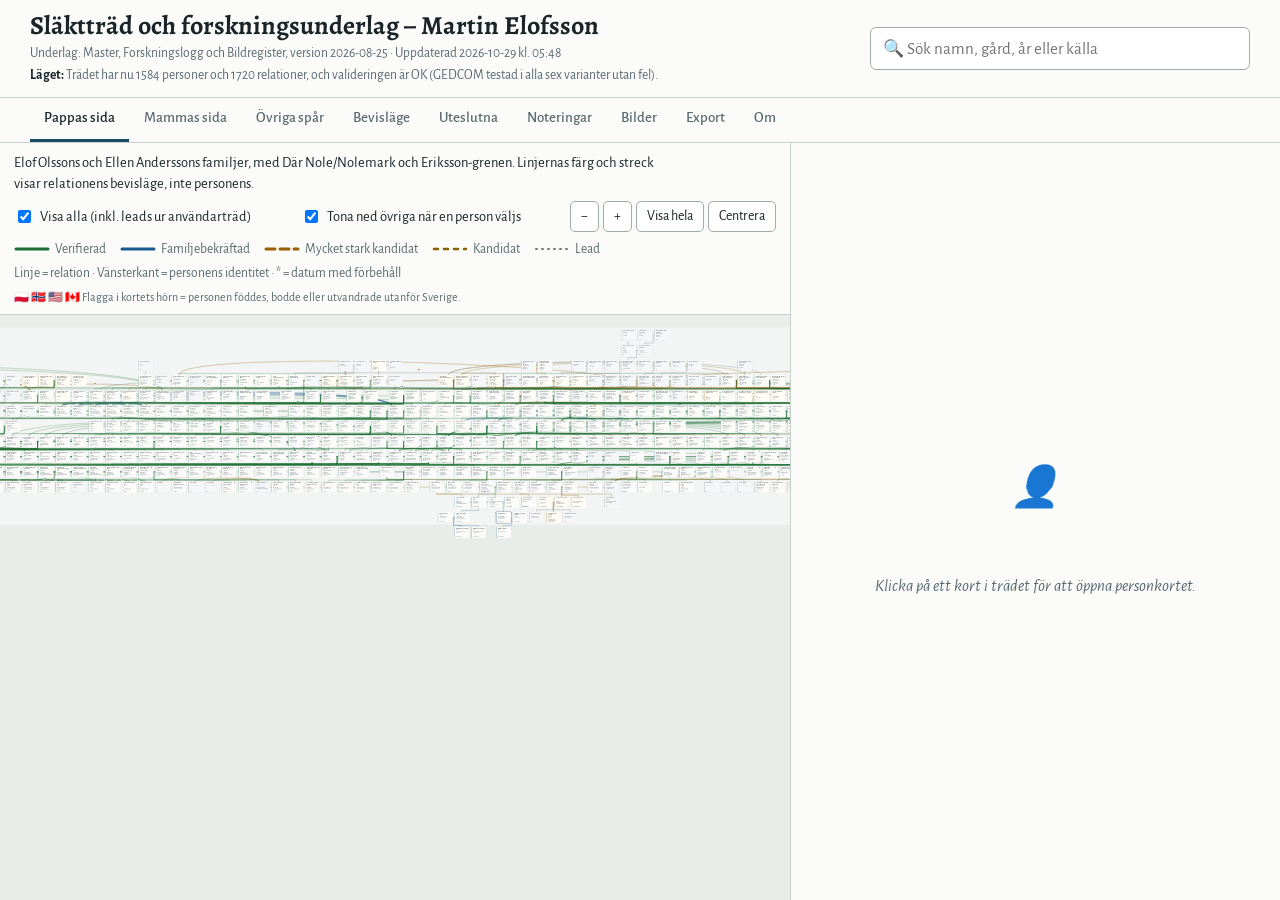
<file: index.html>
<!doctype html>
<html lang="sv">
<head>
<meta charset="utf-8">
<meta name="viewport" content="width=device-width, initial-scale=1">
<meta name="robots" content="noindex, nofollow">
<title>Släktträd – Martin Elofsson</title>
<link rel="preconnect" href="https://fonts.googleapis.com">
<link rel="preconnect" href="https://fonts.gstatic.com" crossorigin>
<link href="https://fonts.googleapis.com/css2?family=Alegreya:ital,wght@0,400;0,600;0,700;1,400&family=Alegreya+Sans:wght@400;500;700&display=swap" rel="stylesheet">
<link rel="stylesheet" href="assets/style.css?v=20261029044833">
<link rel="icon" href="data:image/svg+xml,<svg xmlns='http://www.w3.org/2000/svg' viewBox='0 0 100 100'><text y='.9em' font-size='90'>🌲</text></svg>">
</head>
<body>
<a class="skip" href="#main">Hoppa till innehåll</a>
<header class="top">
  <div class="brand">
    <h1>Släktträd och forskningsunderlag – Martin Elofsson</h1>
    <p>Underlag: Master, Forskningslogg och Bildregister, version 2026-08-25 · <span id="updated">Uppdaterad …</span></p>
    <p id="lage" class="lage"></p>
  </div>
  <div class="search" role="search">
    <label for="q" class="vh">Sök namn, gård, år eller källa</label>
    <input id="q" type="search" autocomplete="off" placeholder="🔍 Sök namn, gård, år eller källa" aria-controls="suggest" aria-expanded="false">
    <div id="suggest" class="suggest" role="listbox" hidden></div>
  </div>
</header>
<nav class="tabs" aria-label="Vyer">
  <a href="#pappa" data-tab="pappa">Pappas sida</a>
  <a href="#mamma" data-tab="mamma">Mammas sida</a>
  <a href="#ovriga" data-tab="ovriga">Övriga spår</a>
  <a href="#bevis" data-tab="bevis">Bevisläge</a>
  <a href="#uteslutna" data-tab="uteslutna">Uteslutna</a>
  <a href="#noteringar" data-tab="noteringar">Noteringar</a>
  <a href="#bilder" data-tab="bilder">Bilder</a>
  <a href="#export" data-tab="export">Export</a>
  <a href="#om" data-tab="om">Om</a>
</nav>
<div class="views" id="main">
  <!-- TREE VIEW -->
  <div id="view-tree" class="view active">
    <div class="tree-wrap">
      <div class="tree-left">
        <div class="treebar">
          <p id="tree-intro" class="intro"></p>
          <div class="controls">
            <button type="button" id="tools-toggle" aria-expanded="false">⚙ Förklaring &amp; inställningar</button>
            <label class="toggle"><input type="checkbox" id="show-leads" checked> Visa alla (inkl. leads ur användarträd)</label>
            <label class="toggle" title="När du väljer en person tonas kort som inte är släkt med den ned"><input type="checkbox" id="dim-others" checked> Tona ned övriga när en person väljs</label>
            <div class="btns" role="group" aria-label="Zoom">
              <button type="button" id="zoom-out">−</button>
              <button type="button" id="zoom-in">+</button>
              <button type="button" id="zoom-fit">Visa hela</button>
              <button type="button" id="zoom-focus">Centrera</button>
            </div>
          </div>
          <div id="legend" class="legend" aria-label="Teckenförklaring"></div>
          <p class="flaglegend">🇵🇱 🇳🇴 🇺🇸 🇨🇦 Flagga i kortets hörn = personen föddes, bodde eller utvandrade utanför Sverige.</p>
        </div>
        <div id="viewport" class="viewport" tabindex="0">
          <div id="stage" class="stage"></div>
        </div>
      </div>
      <!-- Right: person panel -->
      <aside id="person-panel" class="person-panel empty" aria-label="Personkort">
        <div class="panel-body">
          <p style="font-size:40px;line-height:1">👤</p>
          <p>Klicka på ett kort i trädet för att öppna personkortet.</p>
        </div>
      </aside>
    </div>
  </div>

  <!-- NOTES VIEW -->
  <div id="view-uteslutna" class="view"><div class="page-view" id="uteslutna-body"></div></div>

  <div id="view-noteringar" class="view">
    <div class="page-view">
      <h2>Noteringar</h2>
      <p>Hela Master, Forskningslogg och Bildregister, oförkortat. 280 avsnitt, 1 624 rader. Statusmärkena stand i originalet.</p>
      <div class="notes-tools">
        <label for="nq" class="vh">Sök i noteringar</label>
        <input id="nq" type="search" placeholder="Sök i noteringar">
        <div class="chips" role="group" aria-label="Dokument">
          <label><input type="checkbox" name="doc" value="master" checked> Master</label>
          <label><input type="checkbox" name="doc" value="logg" checked> Forskningslogg</label>
          <label><input type="checkbox" name="doc" value="bild" checked> Bildregister</label>
        </div>
        <label>Status
          <select id="nstatus">
            <option value="">Alla rader</option>
            <option value="any">Rader med statusmärke</option>
            <option value="verified">Verifierad</option>
            <option value="strong">Mycket stark kandidat</option>
            <option value="candidate">Kandidat</option>
            <option value="excluded">Utesluten</option>
          </select>
        </label>
        <label class="toggle"><input type="checkbox" id="nonly" checked> Bara träffande rader</label>
        <div class="btns">
          <button type="button" id="nopen">Fäll ut alla</button>
          <button type="button" id="nclose">Fäll ihop alla</button>
        </div>
        <p id="ncount" class="count" aria-live="polite"></p>
      </div>
      <div id="notes"></div>
    </div>
  </div>

  <div id="view-bevis" class="view"><div class="page-view" id="bevis-body"></div></div>
  <div id="view-bilder" class="view"><div class="page-view" id="bilder-body"></div></div>
  <div id="view-export" class="view"><div class="page-view" id="export-body"></div></div>
  <div id="view-om" class="view"><div class="page-view" id="om-body"></div></div>

  <p id="loaderr" class="loaderr" hidden></p>
</div>
<script src="assets/gedcom.js?v=20261029044833" defer></script>
<script src="assets/app.js?v=20261029044833" defer></script>
</body>
</html>
</file>
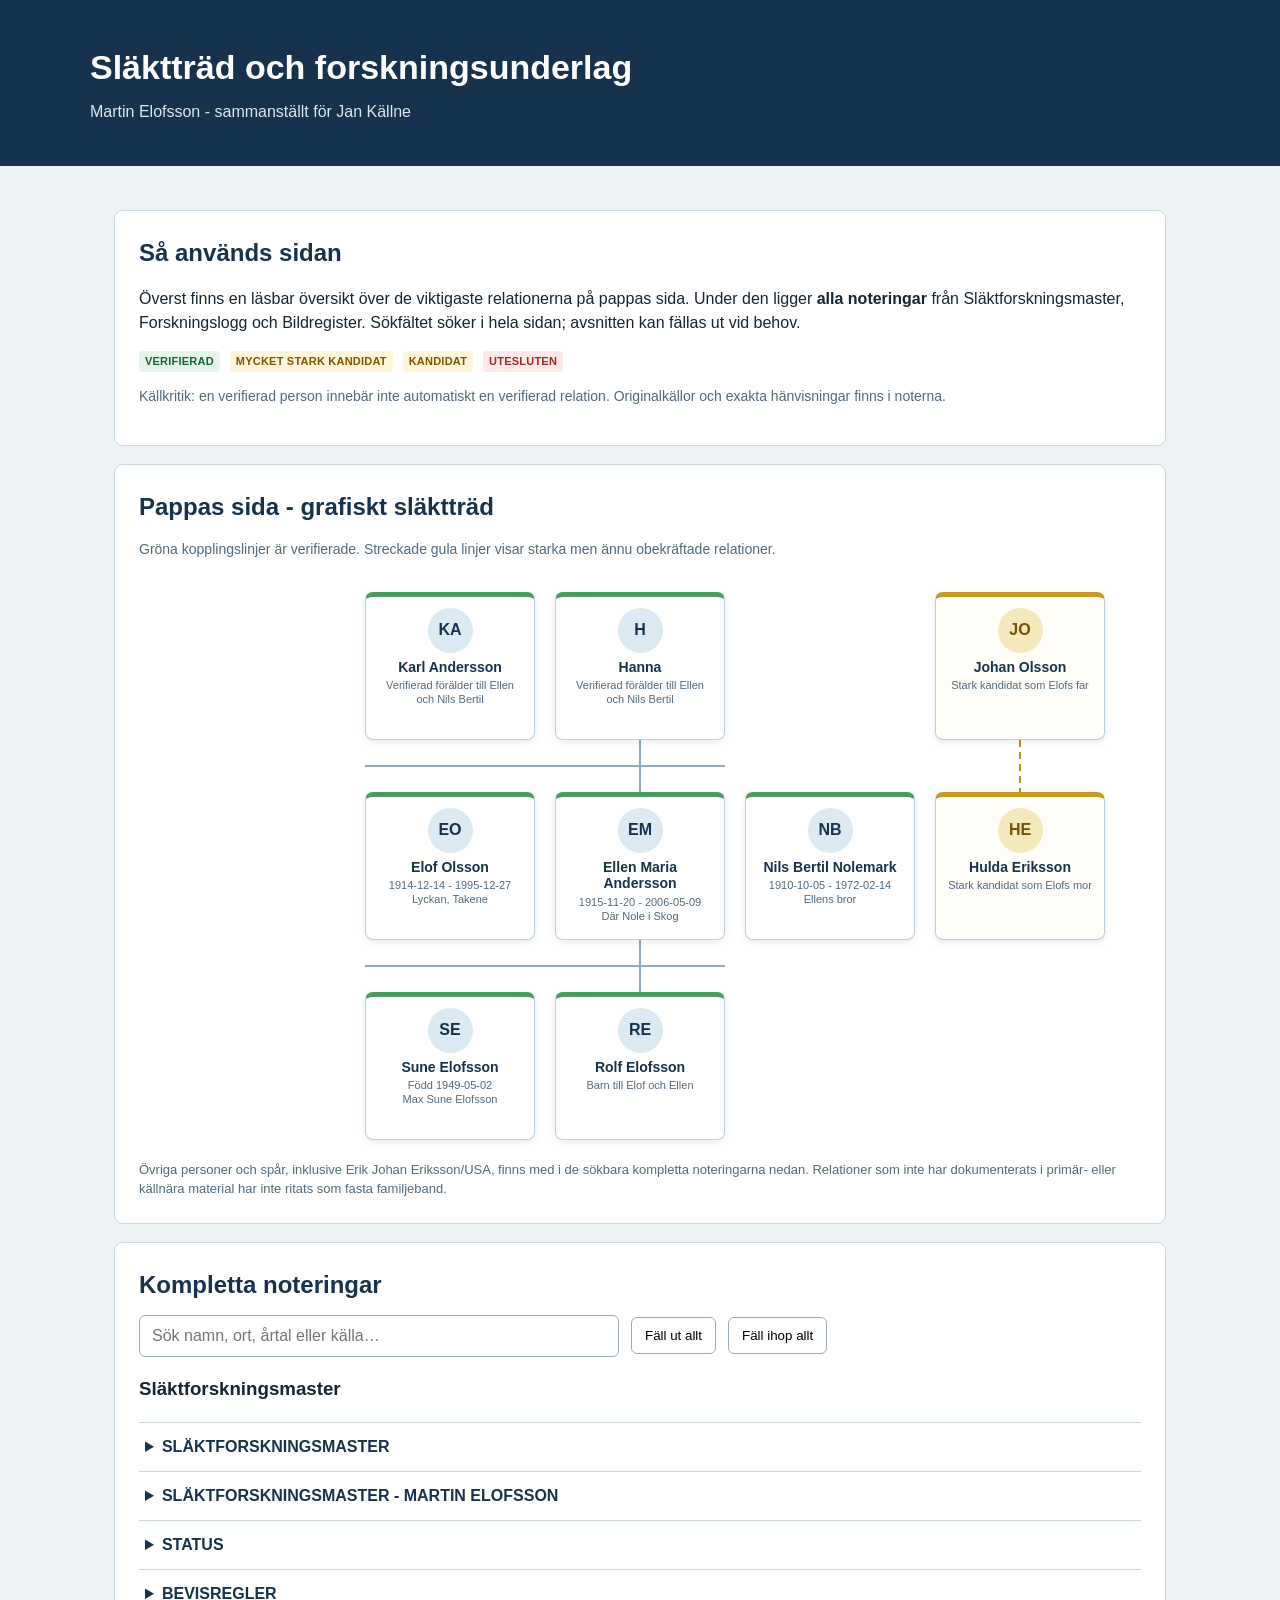
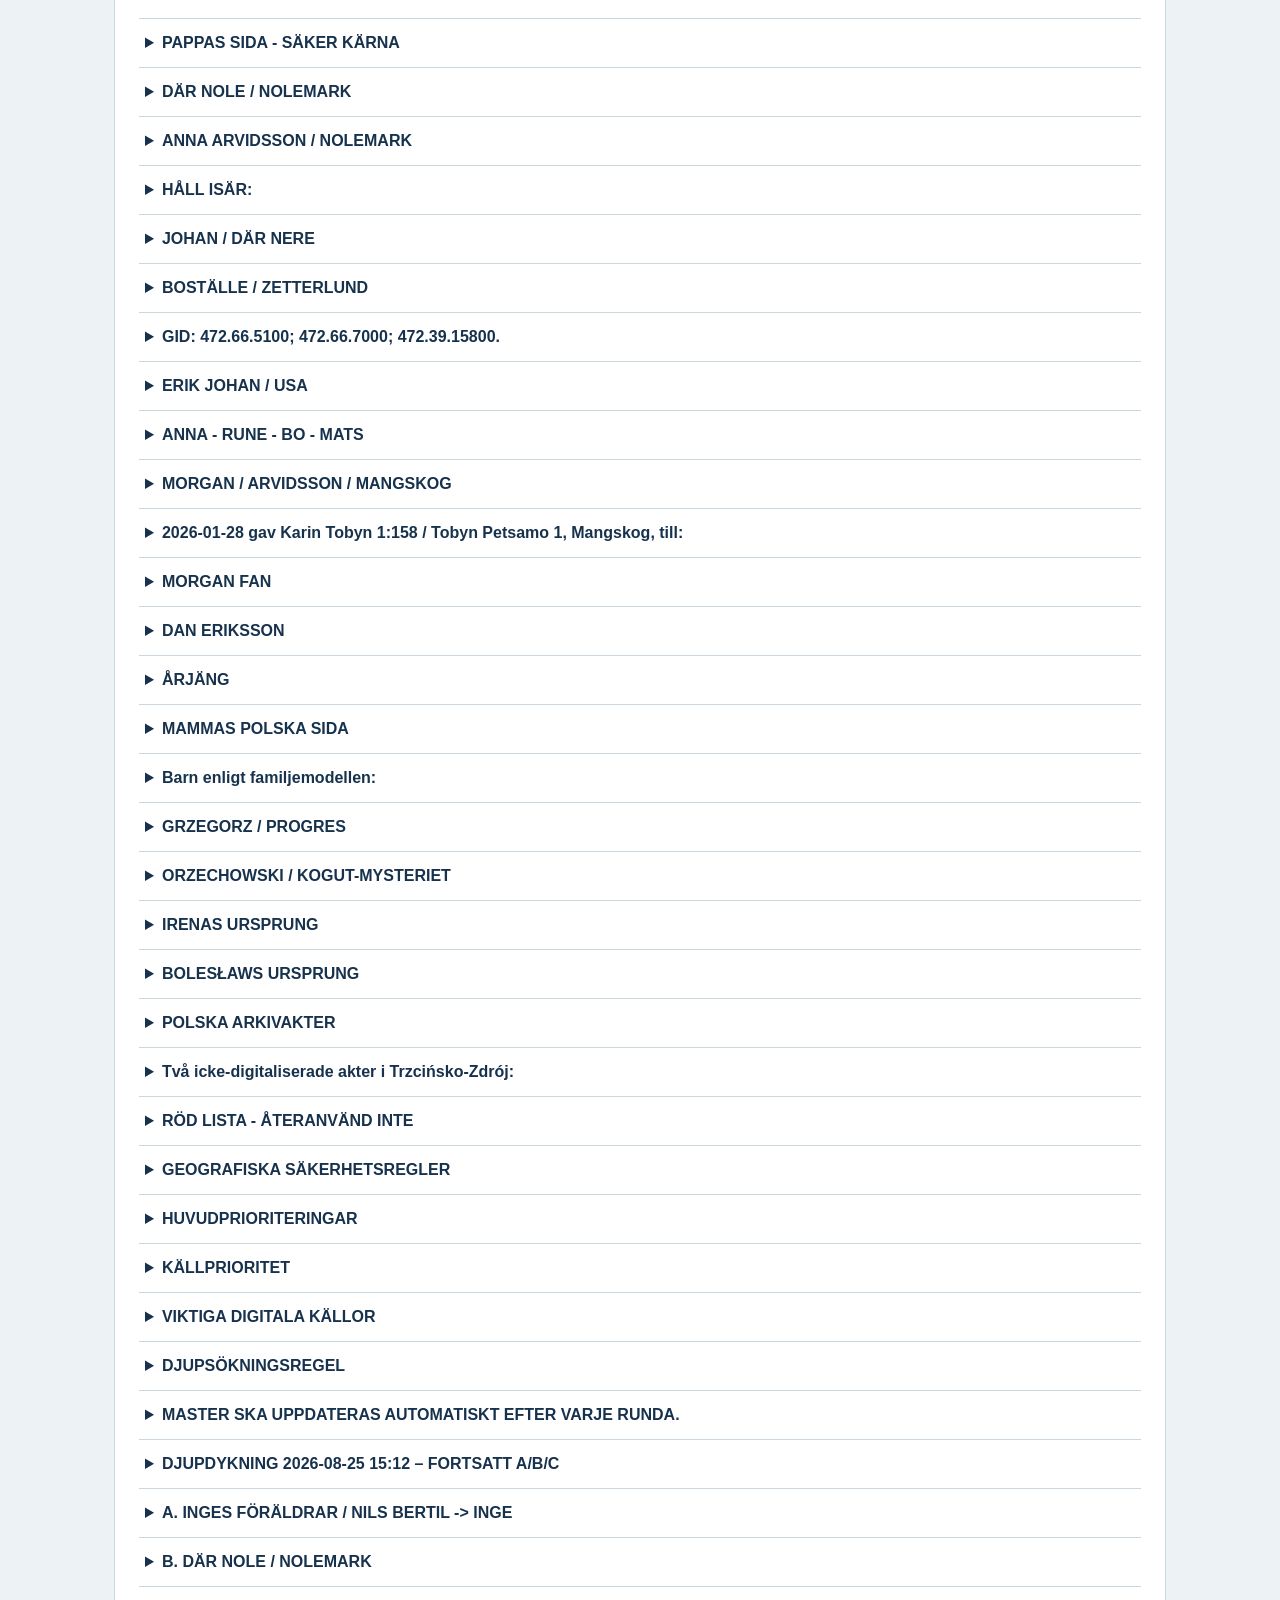
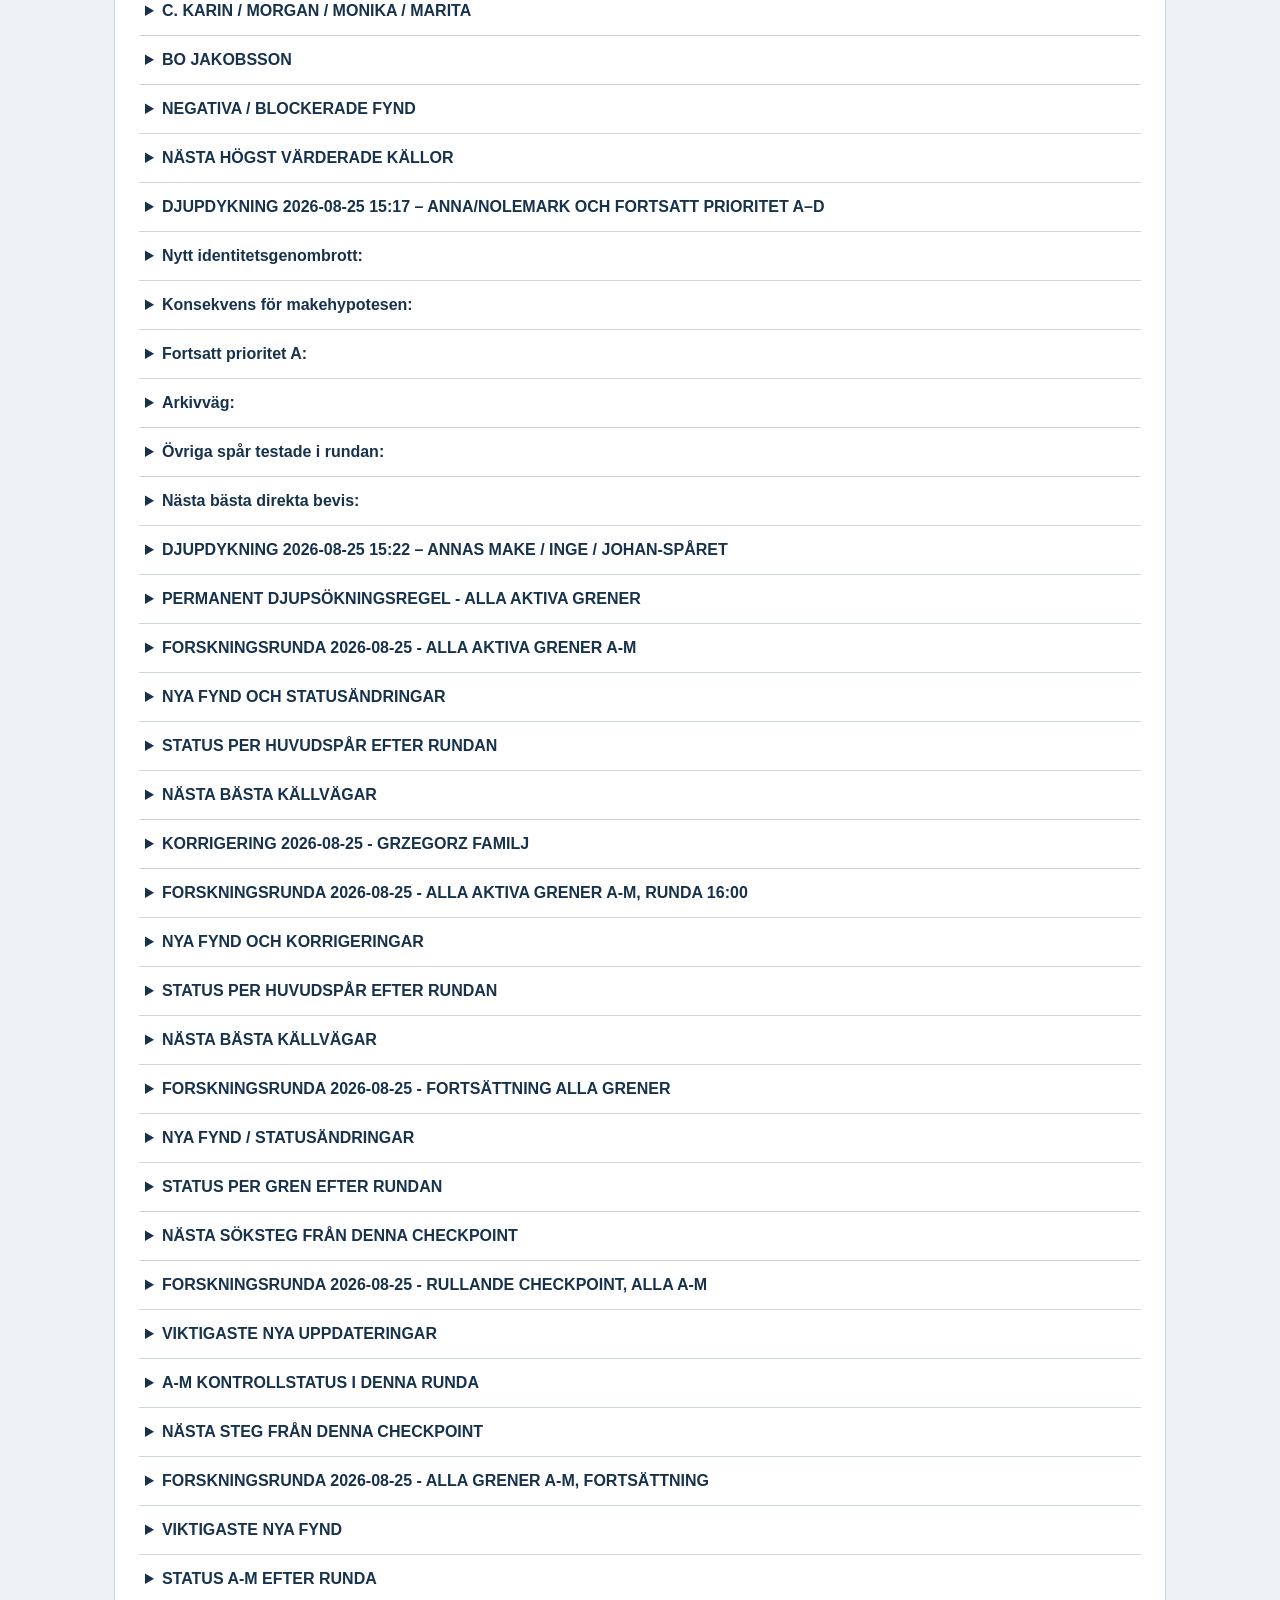
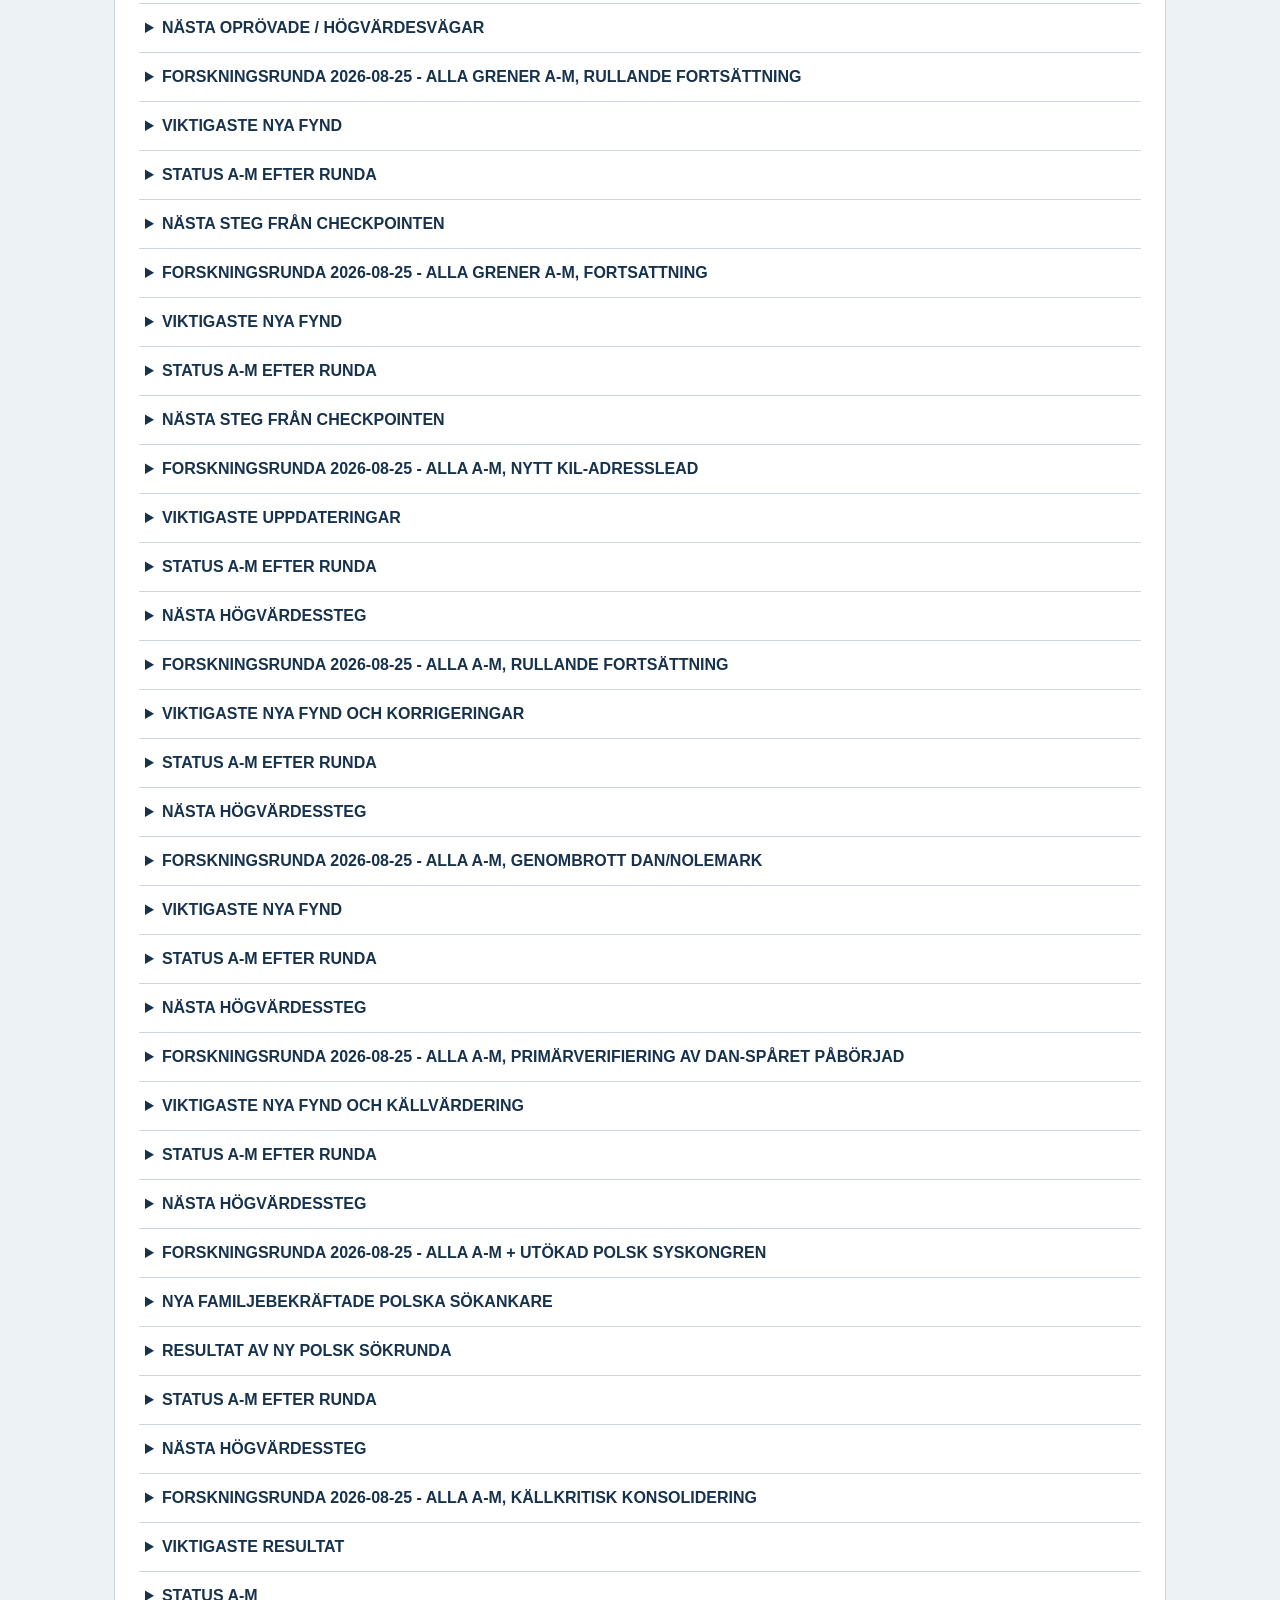
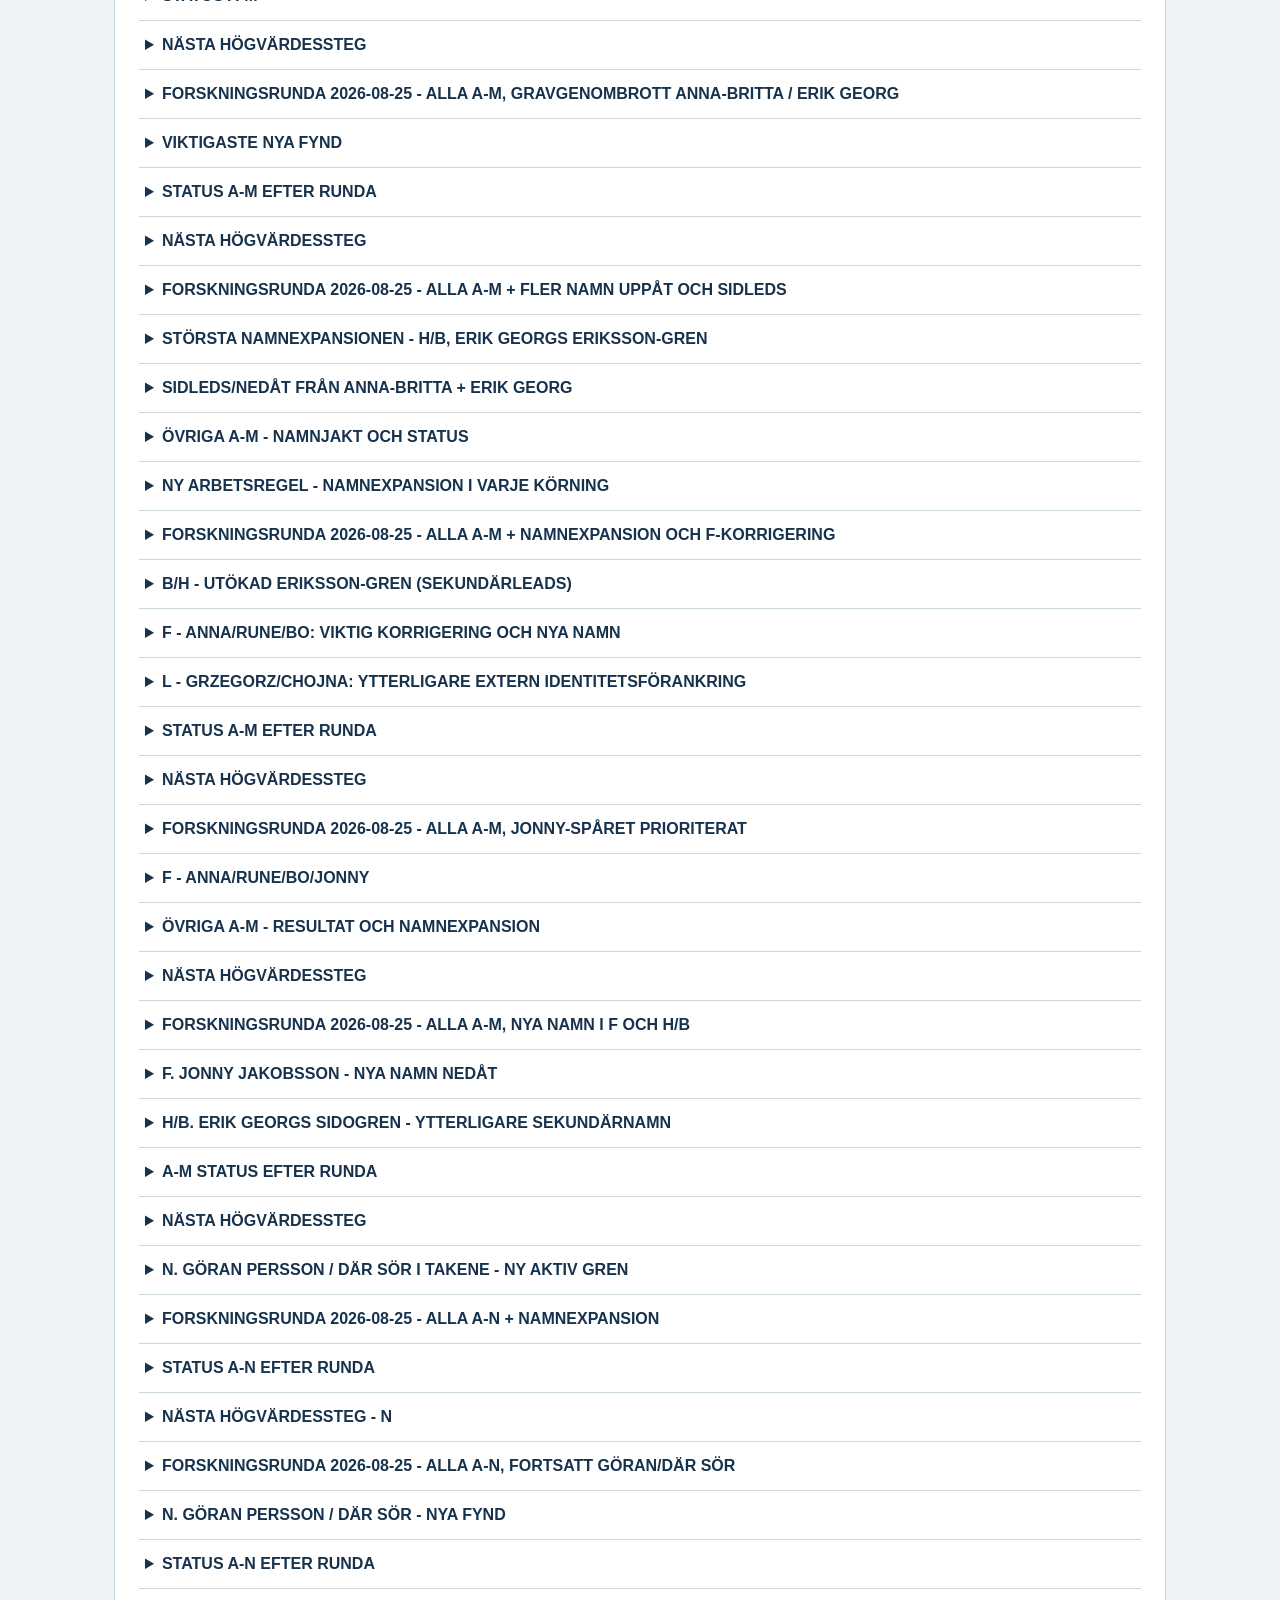
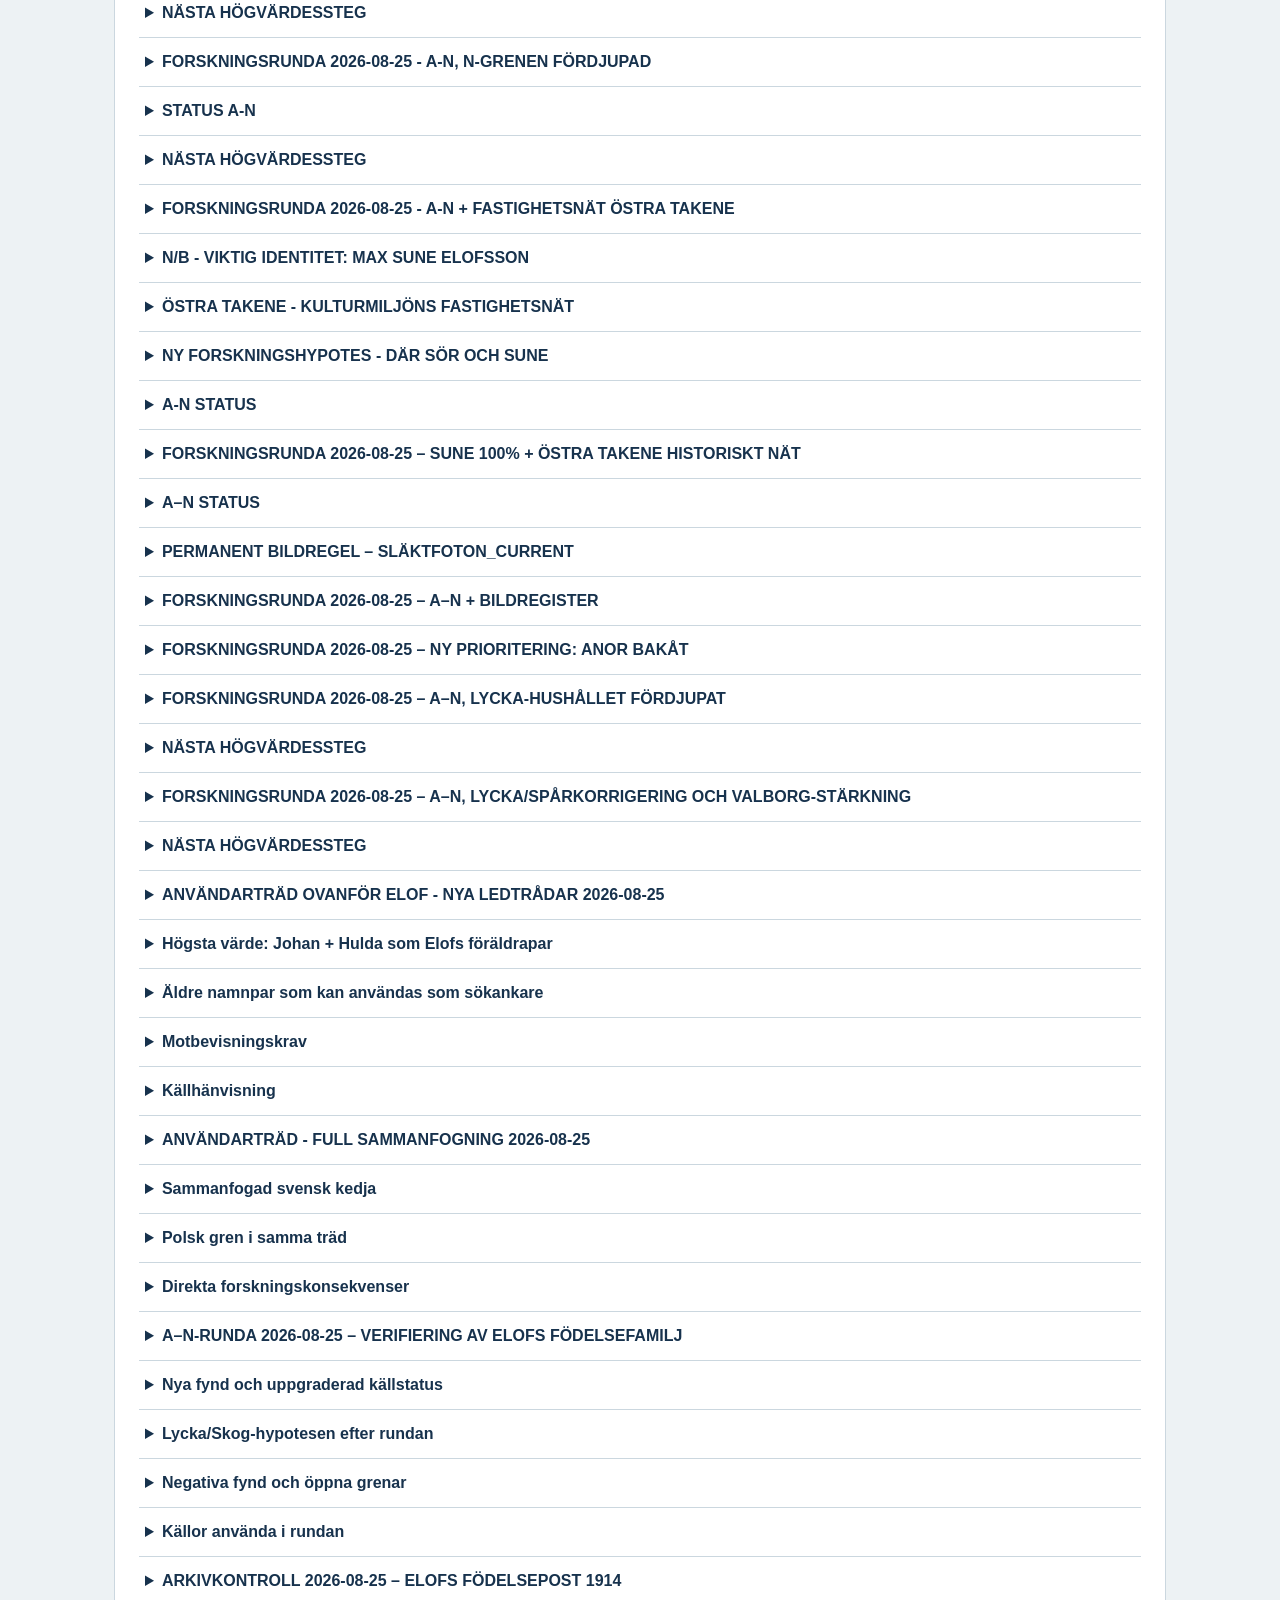
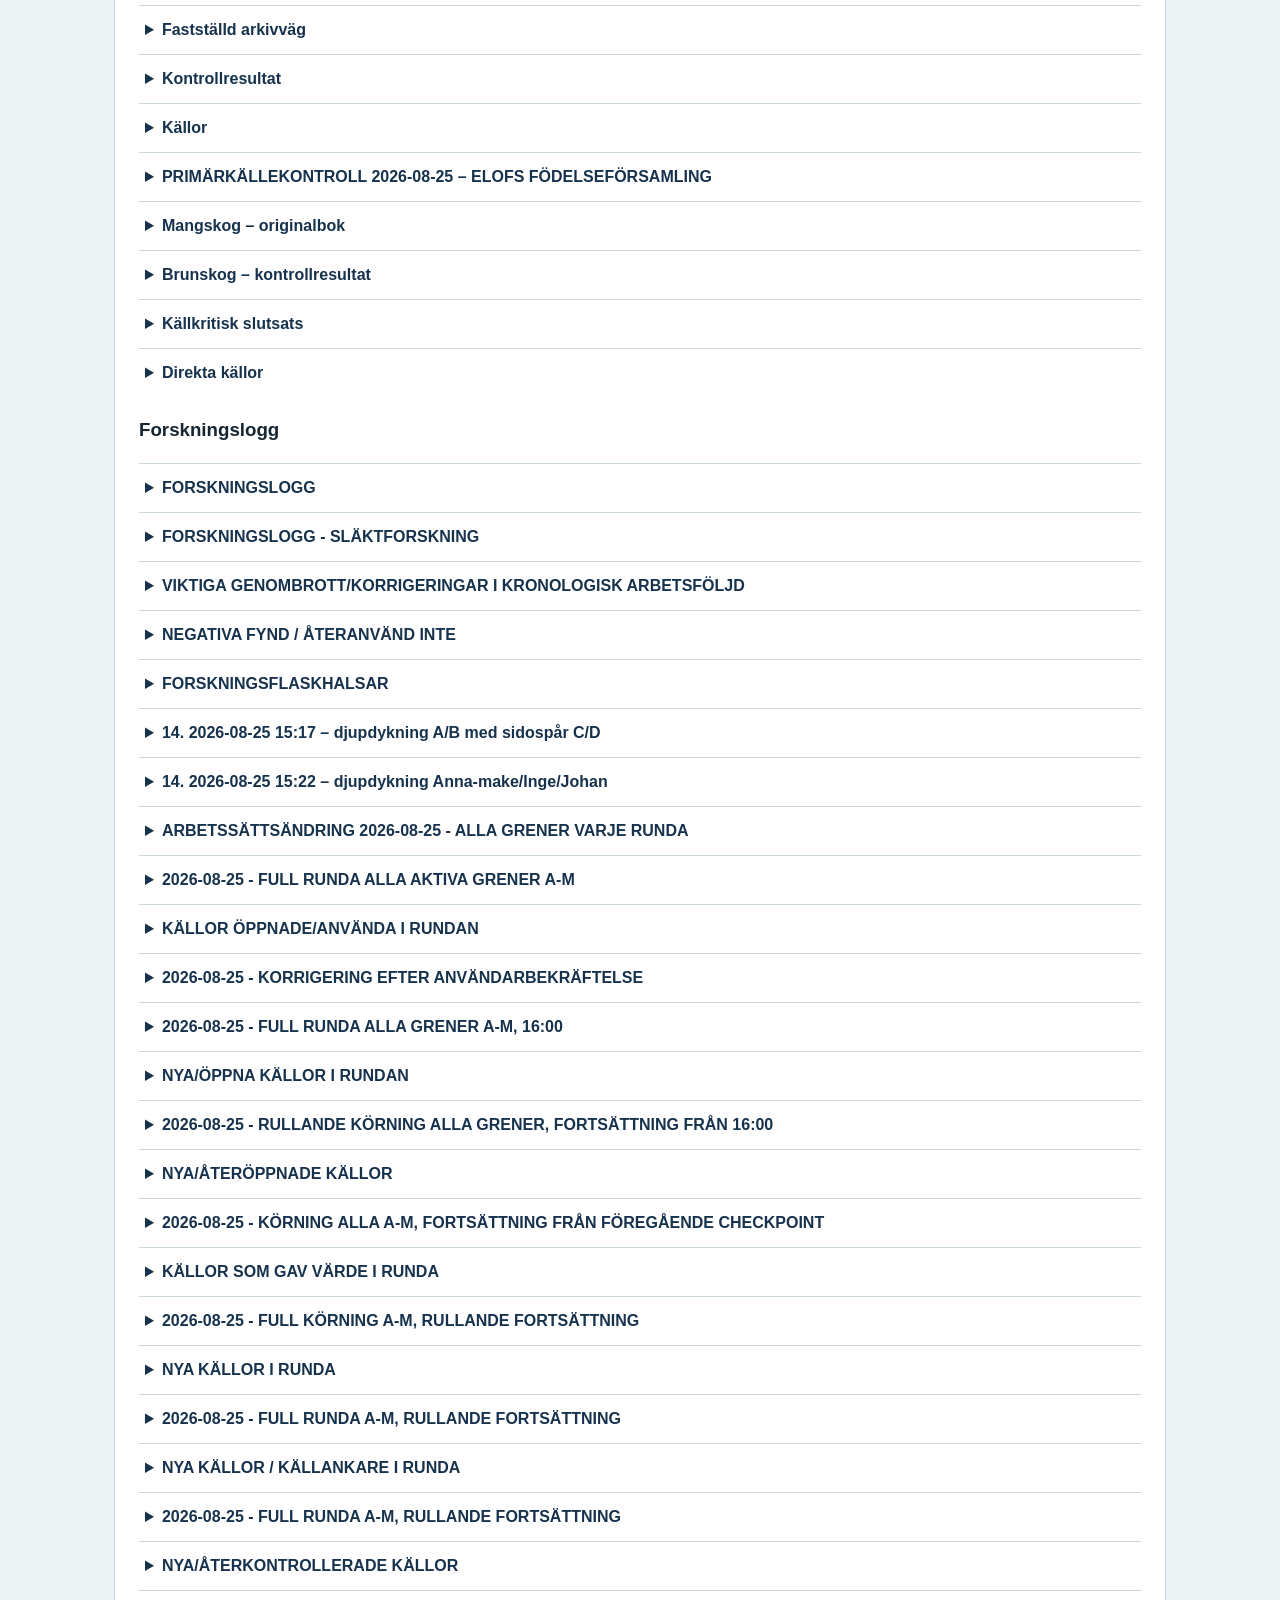
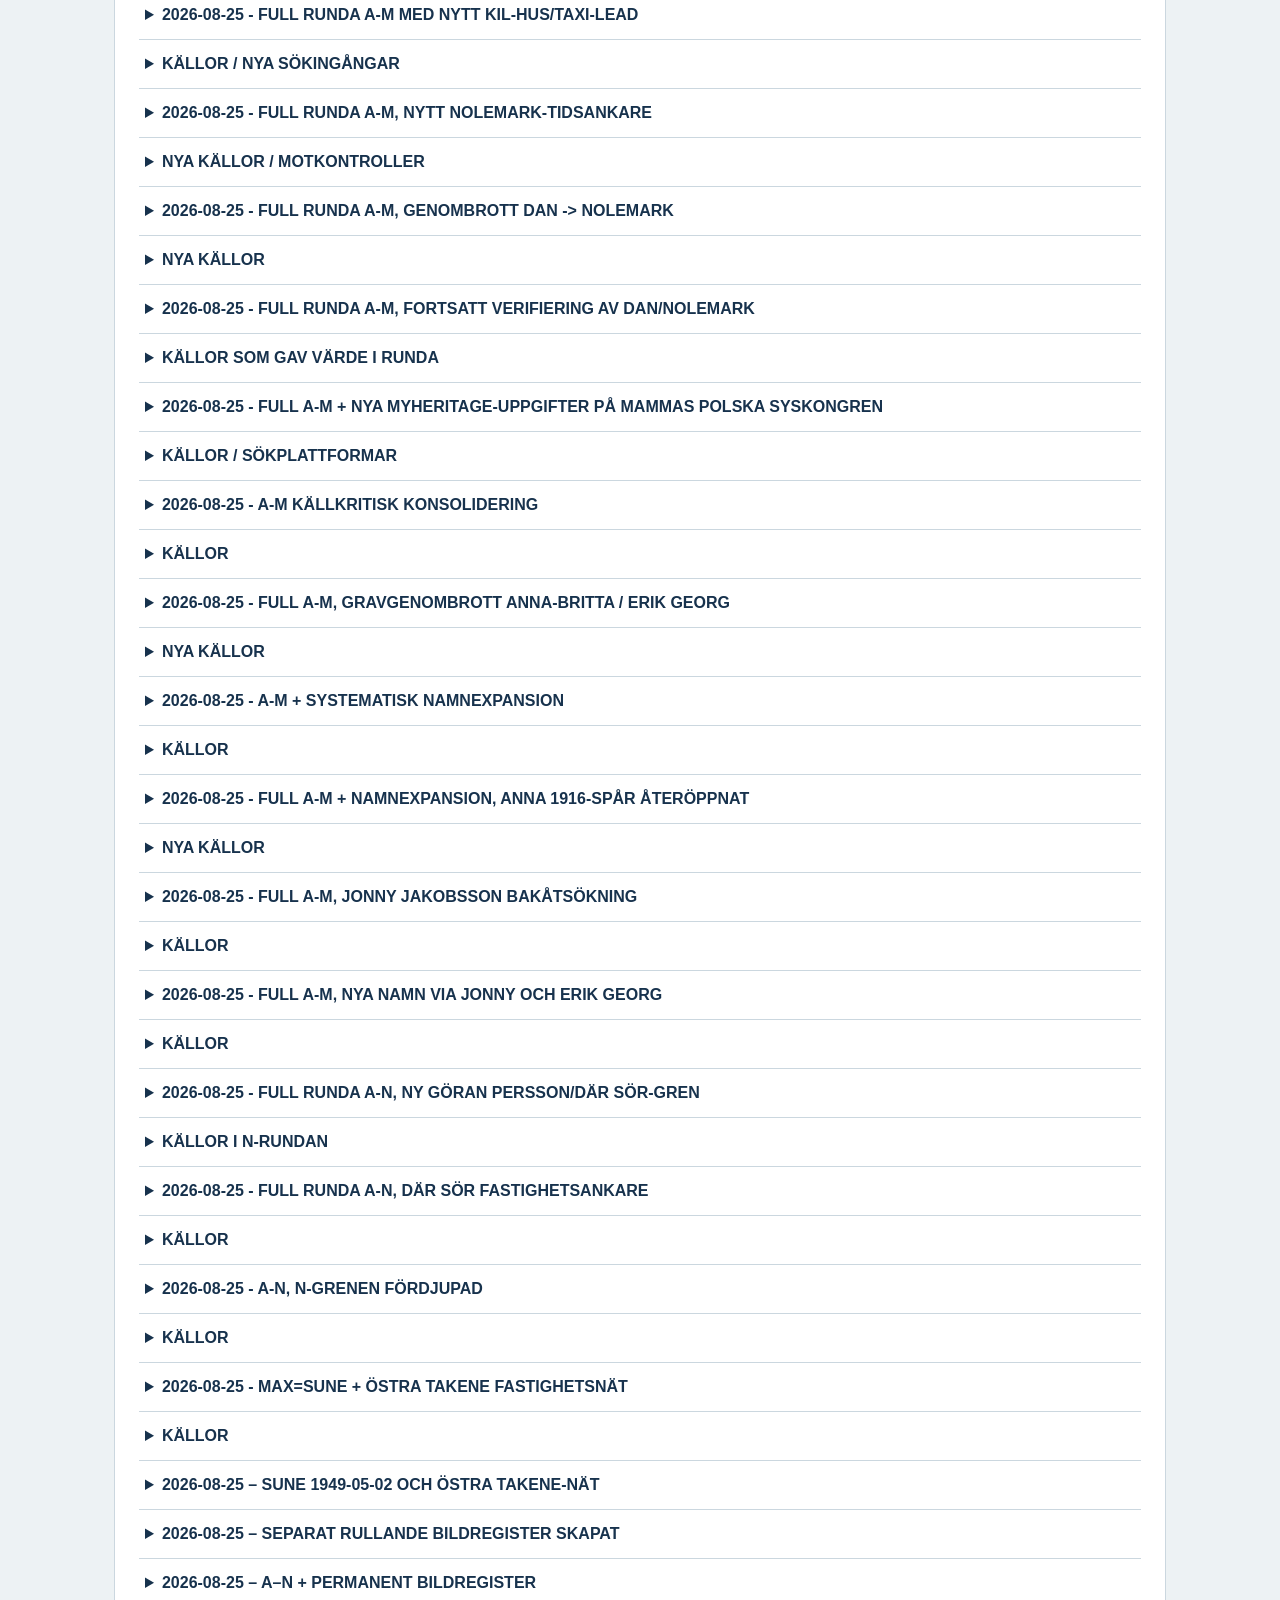
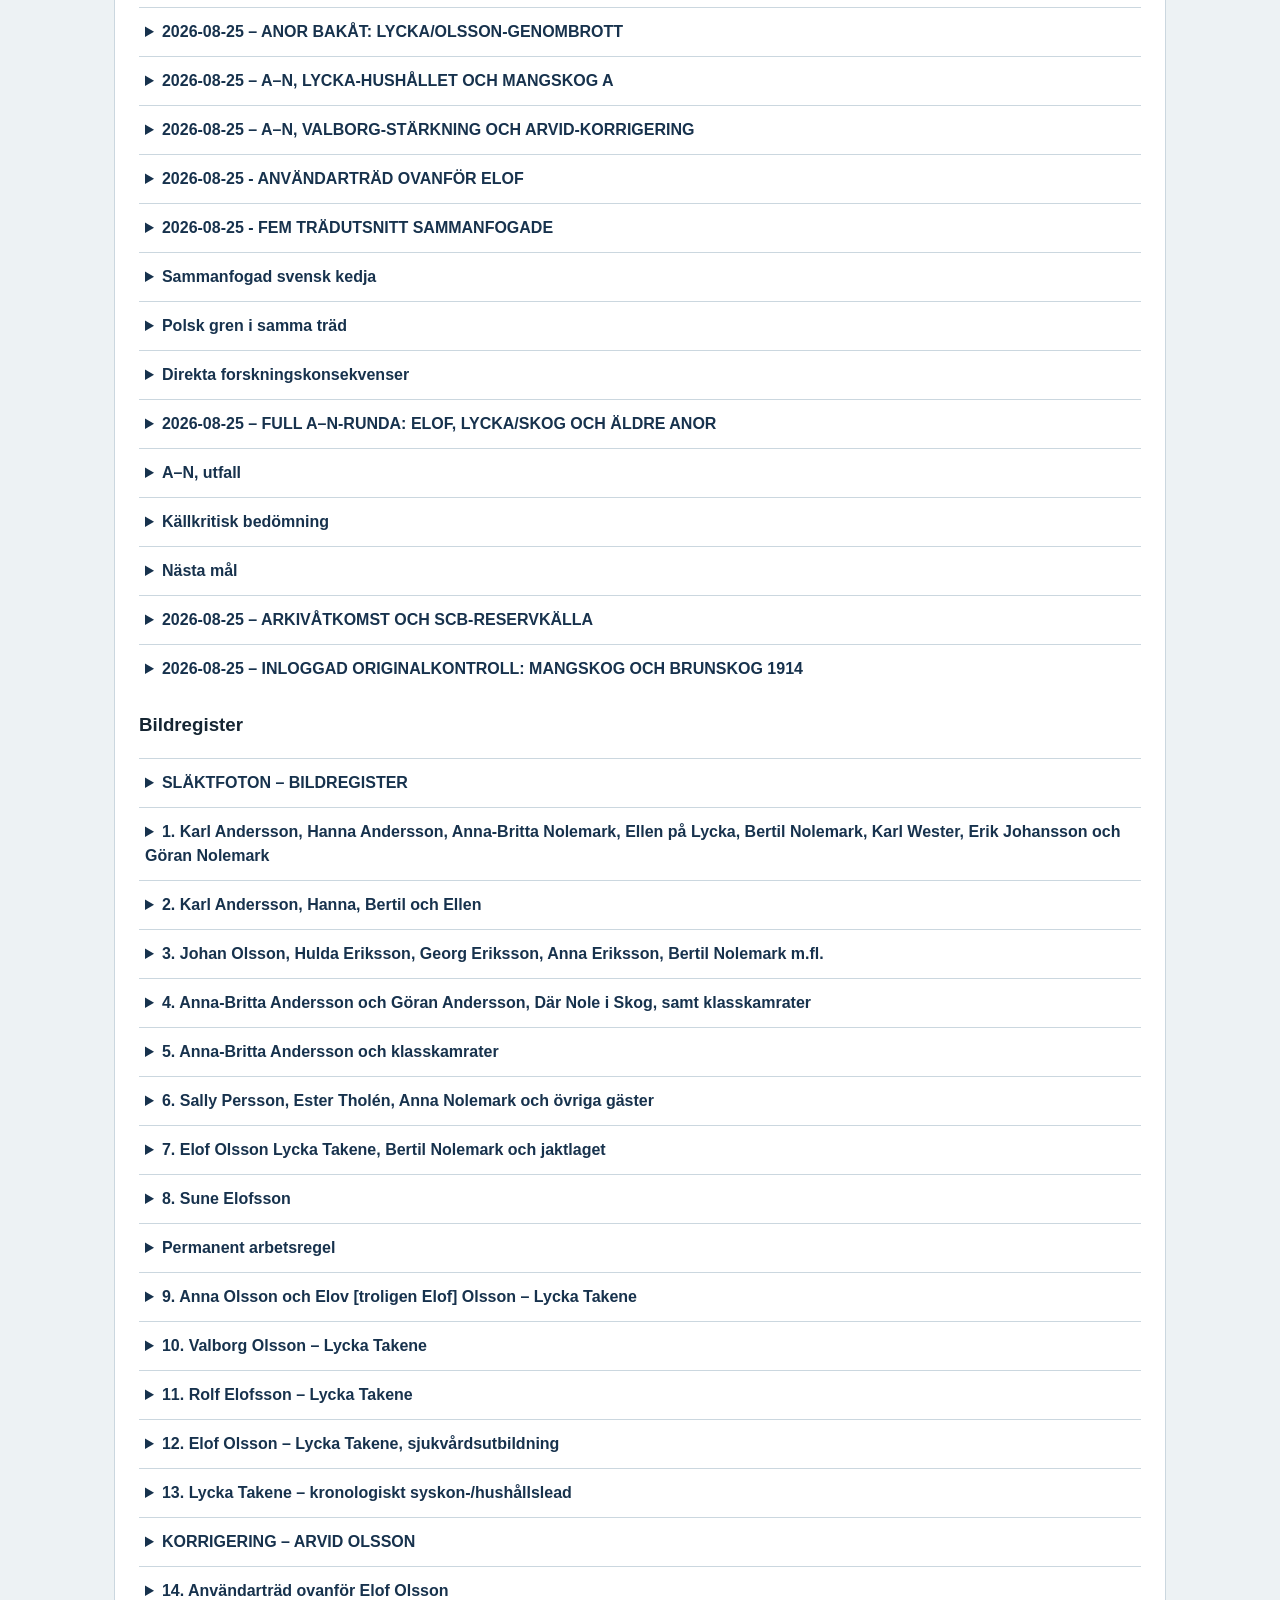
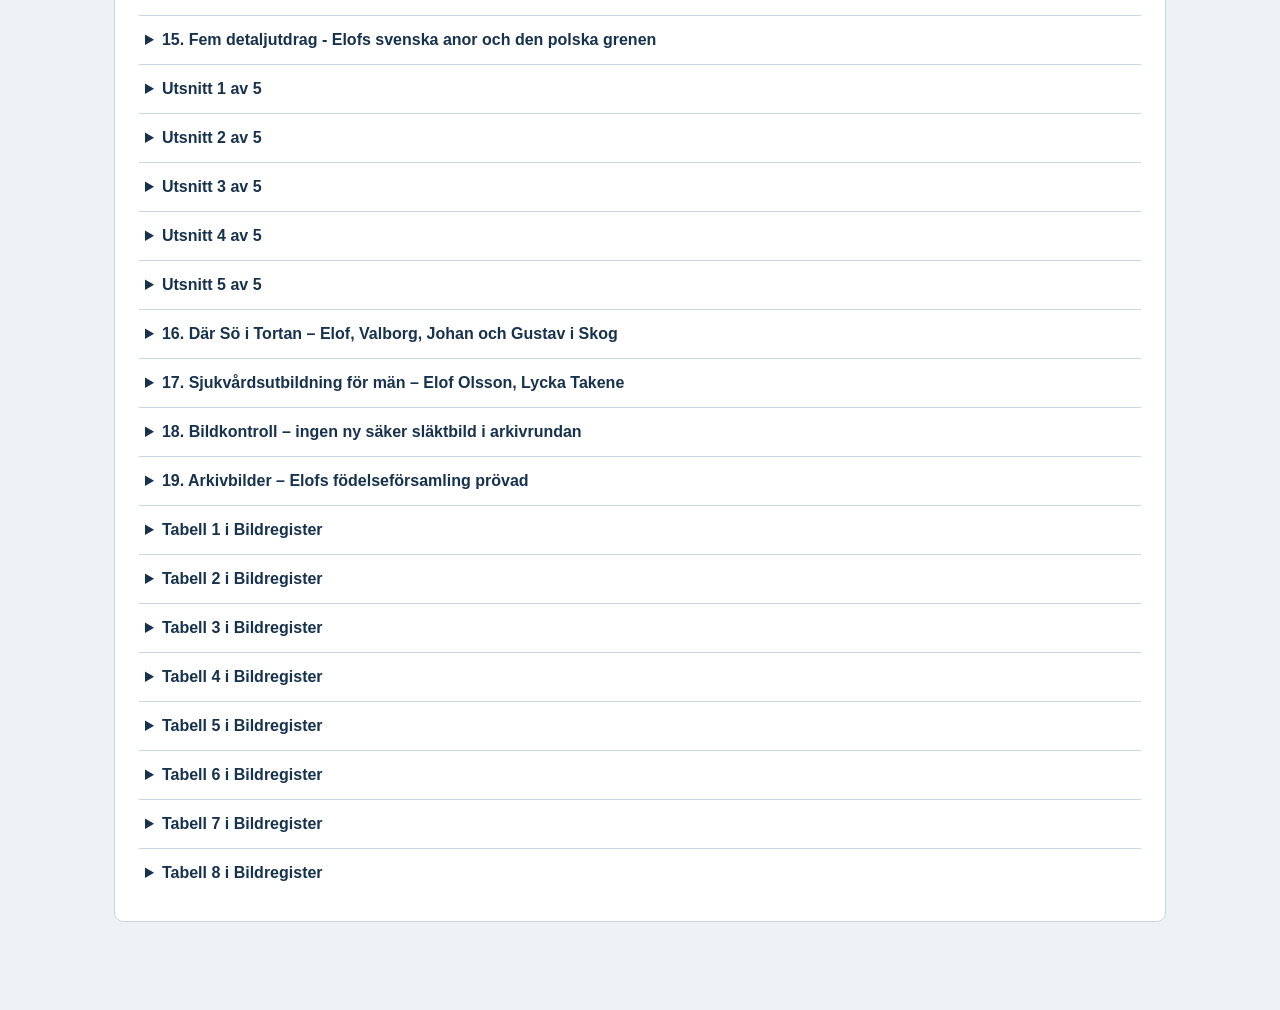
<file: arkiv/Slakttrad_export_2026-08-25.html>
<!doctype html>
<html lang="sv">
<head>
<meta charset="utf-8">
<meta name="viewport" content="width=device-width, initial-scale=1">
<title>Släktträd - Martin Elofsson</title>
<style>
:root { --ink:#17324d; --muted:#516a7e; --line:#cbd7df; --paper:#fff; --wash:#f4f7f9; --green:#e6f4ea; --amber:#fff5db; --red:#fde9e7; }
* { box-sizing:border-box } body { margin:0; background:#edf2f4; color:#152532; font:16px/1.5 Arial, sans-serif }
header { background:var(--ink); color:white; padding:42px max(24px,calc((100vw - 1100px)/2)); } h1 { margin:0; font-size:34px } header p { margin:7px 0 0; color:#d9e7ef }
main { max-width:1100px; margin:0 auto; padding:26px 24px 70px } .intro,.tree,.notes-wrap { background:var(--paper); border:1px solid var(--line); border-radius:9px; padding:24px; margin:18px 0 } h2 { color:var(--ink); margin:0 0 10px }
.legend { display:flex; flex-wrap:wrap; gap:10px; margin-top:12px } .tag { font-size:11px; font-weight:bold; letter-spacing:.02em; padding:2px 6px; border-radius:4px; white-space:nowrap } .green { background:var(--green); color:#176337 } .amber { background:var(--amber); color:#825300 } .yellow { background:var(--amber); color:#825300 } .red { background:var(--red); color:#9b2b22 }
.tree-scroll { overflow:auto; padding:18px 5px 10px } .family-tree { min-width:920px; display:grid; grid-template-columns:repeat(5,170px); grid-template-rows:148px 52px 148px 52px 148px; gap:0 20px; justify-content:center; position:relative } .person-card { position:relative; z-index:2; min-height:116px; padding:11px 10px 10px; text-align:center; background:#fff; border:1px solid #bdd0dc; border-radius:8px; box-shadow:0 2px 6px #1c3b4d1a } .person-card.verified { border-top:5px solid #4b9a62 } .person-card.candidate { border-top:5px solid #c79a28; background:#fffdf7 } .avatar { width:45px; height:45px; margin:0 auto 6px; border-radius:50%; display:grid; place-items:center; background:#dbeaf3; color:#17324d; font-weight:bold; font-size:16px } .person-card.candidate .avatar { background:#f5e8bd; color:#755100 } .person-card h3 { margin:0; color:#17324d; font-size:14px; line-height:1.2 } .person-card p { margin:4px 0 0; font-size:11px; color:#516a7e; line-height:1.25 } .line-v { width:2px; background:#91aab8; justify-self:center } .line-h { height:2px; background:#91aab8; align-self:center } .dashed { background:repeating-linear-gradient(to bottom,#b89329 0 7px,transparent 7px 12px) } .tree-note { margin:10px 0 0; font-size:13px; color:#516a7e }
.toolbar { display:flex; gap:12px; align-items:center; flex-wrap:wrap; margin:12px 0 18px } input { width:min(480px,100%); padding:11px 12px; border:1px solid #99acb9; border-radius:6px; font-size:16px } button { padding:10px 13px; border:1px solid #99acb9; background:white; border-radius:6px; cursor:pointer } details { border-top:1px solid var(--line) } summary { cursor:pointer; padding:12px 6px; font-weight:bold; color:var(--ink) } .notes { padding:0 10px 14px } .notes p { margin:0 0 10px; white-space:pre-wrap } table { width:100%; border-collapse:collapse; margin:8px 0 } td { border:1px solid var(--line); padding:7px; vertical-align:top } .hidden { display:none } .source-note { color:var(--muted); font-size:14px }
@media print { body { background:white } header { padding:20px; background:white; color:#17324d } header p { color:#516a7e } main { max-width:none; padding:0 } .intro,.tree,.notes-wrap { border:none; padding:0 } .toolbar { display:none } details { break-inside:avoid } }
</style>
</head>
<body>
<header><h1>Släktträd och forskningsunderlag</h1><p>Martin Elofsson - sammanställt för Jan Källne</p></header>
<main>
<section class="intro"><h2>Så används sidan</h2><p>Överst finns en läsbar översikt över de viktigaste relationerna på pappas sida. Under den ligger <strong>alla noteringar</strong> från Släktforskningsmaster, Forskningslogg och Bildregister. Sökfältet söker i hela sidan; avsnitten kan fällas ut vid behov.</p><div class="legend"><span class="tag green">VERIFIERAD</span><span class="tag amber">MYCKET STARK KANDIDAT</span><span class="tag yellow">KANDIDAT</span><span class="tag red">UTESLUTEN</span></div><p class="source-note">Källkritik: en verifierad person innebär inte automatiskt en verifierad relation. Originalkällor och exakta hänvisningar finns i noterna.</p></section>
<section class="tree"><h2>Pappas sida - grafiskt släktträd</h2><p class="source-note">Gröna kopplingslinjer är verifierade. Streckade gula linjer visar starka men ännu obekräftade relationer.</p><div class="tree-scroll"><div class="family-tree">
<article class="person-card verified" style="grid-column:2;grid-row:1"><div class="avatar">KA</div><h3>Karl Andersson</h3><p>Verifierad förälder till Ellen och Nils Bertil</p></article><article class="person-card verified" style="grid-column:3;grid-row:1"><div class="avatar">H</div><h3>Hanna</h3><p>Verifierad förälder till Ellen och Nils Bertil</p></article>
<div class="line-h" style="grid-column:2/4;grid-row:2"></div><div class="line-v" style="grid-column:3;grid-row:2/4"></div>
<article class="person-card verified" style="grid-column:2;grid-row:3"><div class="avatar">EO</div><h3>Elof Olsson</h3><p>1914-12-14 - 1995-12-27<br>Lyckan, Takene</p></article><article class="person-card verified" style="grid-column:3;grid-row:3"><div class="avatar">EM</div><h3>Ellen Maria Andersson</h3><p>1915-11-20 - 2006-05-09<br>Där Nole i Skog</p></article><article class="person-card verified" style="grid-column:4;grid-row:3"><div class="avatar">NB</div><h3>Nils Bertil Nolemark</h3><p>1910-10-05 - 1972-02-14<br>Ellens bror</p></article>
<div class="line-h" style="grid-column:2/4;grid-row:4"></div><div class="line-v" style="grid-column:3;grid-row:4/6"></div>
<article class="person-card verified" style="grid-column:2;grid-row:5"><div class="avatar">SE</div><h3>Sune Elofsson</h3><p>Född 1949-05-02<br>Max Sune Elofsson</p></article><article class="person-card verified" style="grid-column:3;grid-row:5"><div class="avatar">RE</div><h3>Rolf Elofsson</h3><p>Barn till Elof och Ellen</p></article>
<article class="person-card candidate" style="grid-column:5;grid-row:1"><div class="avatar">JO</div><h3>Johan Olsson</h3><p>Stark kandidat som Elofs far</p></article><article class="person-card candidate" style="grid-column:5;grid-row:3"><div class="avatar">HE</div><h3>Hulda Eriksson</h3><p>Stark kandidat som Elofs mor</p></article><div class="line-v dashed" style="grid-column:5;grid-row:2/3"></div>
</div></div><p class="tree-note">Övriga personer och spår, inklusive Erik Johan Eriksson/USA, finns med i de sökbara kompletta noteringarna nedan. Relationer som inte har dokumenterats i primär- eller källnära material har inte ritats som fasta familjeband.</p></section>
<section class="notes-wrap"><h2>Kompletta noteringar</h2><div class="toolbar"><input id="search" placeholder="Sök namn, ort, årtal eller källa…"><button id="open">Fäll ut allt</button><button id="close">Fäll ihop allt</button></div>
<h3>Släktforskningsmaster</h3><details class="note-section"><summary>SLÄKTFORSKNINGSMASTER</summary><div class="notes">
<p>Teknisk sanningskälla - uppdateras efter varje forskningsrunda</p>
</div></details>
<details class="note-section"><summary>SLÄKTFORSKNINGSMASTER - MARTIN ELOFSSON</summary><div class="notes">
<p>Version: 2026-08-25</p>
<p>Status: teknisk sanningskälla för fortsatt forskning</p>
</div></details>
<details class="note-section"><summary>STATUS</summary><div class="notes">
<p><span class="tag green">VERIFIERAD</span> VERIFIERAD = starkt belagd person/relation eller uttryckligen familjebekräftad där detta anges.</p>
<p><span class="tag yellow">KANDIDAT</span> KANDIDAT = rimlig/stark hypotes som saknar avgörande bevis.</p>
<p><span class="tag red">UTESLUTEN</span> UTESLUTEN = fel person/relation/hypotes.</p>
<p><span class="tag yellow">KANDIDAT</span><span class="tag green">VERIFIERAD</span> = mycket stark kandidat men formellt ännu inte verifierad relation.</p>
</div></details>
<details class="note-section"><summary>BEVISREGLER</summary><div class="notes">
<p>En verifierad person innebär inte automatiskt verifierad relation.</p>
<p>Samma namn + ungefär rätt ålder + region räcker aldrig för grönt.</p>
<p>Kandidater ska aktivt försöka motbevisas.</p>
<p>Hushåll ska rekonstrueras kronologiskt.</p>
<p>FAN-principen (friends, associates, neighbours) ska användas.</p>
<p>Användarträd är endast leads.</p>
<p>Gårdar med liknande namn får inte blandas utan bevis.</p>
<p>Retroaktiva bildtexter kan använda senare efternamn.</p>
<p>Dödsannonser används både positivt och negativt, men frånvaro är inte ensam motbevisning.</p>
<p>Interna registerkoder måste tolkas innan de används genealogiskt.</p>
</div></details>
<details class="note-section"><summary>PAPPAS SIDA - SÄKER KÄRNA</summary><div class="notes">
<p><span class="tag green">VERIFIERAD</span> Elof Olsson, 1914-12-14 - 1995-12-27. Lyckan/Takene/Brunskog.</p>
<p><span class="tag green">VERIFIERAD</span> Ellen Maria Andersson, senare Olsson, 1915-11-20 - 2006-05-09. Där Nole i Skog, Brunskog.</p>
<p><span class="tag green">VERIFIERAD</span> Elof + Ellen -&gt; Sune och Rolf.</p>
</div></details>
<details class="note-section"><summary>DÄR NOLE / NOLEMARK</summary><div class="notes">
<p><span class="tag green">VERIFIERAD</span> Karl Andersson + Hanna -&gt; Ellen Maria Andersson.</p>
<p><span class="tag green">VERIFIERAD</span> Karl Andersson + Hanna -&gt; Nils Bertil Nolemark.</p>
<p><span class="tag green">VERIFIERAD</span> Ellen Maria Andersson och Nils Bertil Nolemark är syskon.</p>
<p>Relationsbevis: Brunskogs Hembygdsförenings bildtext &quot;Karl Andersson och Hanna med barnen Bertil och Ellen&quot;; Ellens personpost länkar till bilden.</p>
<p><span class="tag green">VERIFIERAD</span> Nils Bertil Nolemark, 1910-10-05 - 1972-02-14. Där Nole i Skog.</p>
<p><span class="tag green">VERIFIERAD</span> Bertil Inge Nolemark, 1954-05-29 - 2009-06-01.</p>
<p><span class="tag yellow">KANDIDAT</span> Nils Bertil Nolemark -&gt; far till Bertil Inge Nolemark. Om detta verifieras blir Sune och Inge kusiner.</p>
<p><span class="tag yellow">KANDIDAT</span><span class="tag green">VERIFIERAD</span> Göran Andersson = Jöran/Göran Nolemark, ca 1921-1980.</p>
<p><span class="tag yellow">KANDIDAT</span><span class="tag green">VERIFIERAD</span> Anna-Britta Andersson = Anna-Britta Nolemark.</p>
<p><span class="tag green">VERIFIERAD</span> Anna-Britta Nolemark, 1924-06-19 - 1979-12-11.</p>
<p><span class="tag yellow">KANDIDAT</span> Karl + Hanna -&gt; Göran/Jöran.</p>
<p><span class="tag yellow">KANDIDAT</span> Karl + Hanna -&gt; Anna-Britta.</p>
<p>Nolemark förekommer som föreslaget nytt släktnamn i Svensk namnbok 1940 och som tillkommet familjenamn 1941-1946. Arbetsmodell: personer ur Där Nole-familjen antog Nolemark ca 1941-46. Själva namnbytesakten saknas.</p>
</div></details>
<details class="note-section"><summary>ANNA ARVIDSSON / NOLEMARK</summary><div class="notes">
<p><span class="tag green">VERIFIERAD</span> Anna Arvidsson g. Nolemark, 1922-12-24 - 2014-02-24. Kopplad till Nedre Lycka/Finnebäck.</p>
<p>Dödsannons: &quot;Min kära Syster och Min Moster&quot;, efterlevande Ester och Ola med familj.</p>
<p><span class="tag yellow">KANDIDAT</span> Nils Bertil Nolemark som Annas make - ej verifierat.</p>
<p><span class="tag yellow">KANDIDAT</span> Anna -&gt; mor till Inge - försvagad hypotes eftersom dödsannonsen inte listar egna barn/make.</p>
</div></details>
<details class="note-section"><summary>HÅLL ISÄR:</summary><div class="notes">
<p>1) Anna-Britta Andersson/Nolemark 1924-</p>
<p>2) Anna Arvidsson/Nolemark 1922-</p>
<p>3) Anna Andersson &quot;gift Johansson&quot; i Anna/Rune/Bo-spåret.</p>
</div></details>
<details class="note-section"><summary>JOHAN / DÄR NERE</summary><div class="notes">
<p><span class="tag yellow">KANDIDAT</span> Johan Olsson, Där Nere i Skog; belagd som platsankare i Takene-skolfoto 1921.</p>
<p><span class="tag yellow">KANDIDAT</span> Olof August Johannesson, f. 1857-02-03.</p>
<p><span class="tag yellow">KANDIDAT</span> Maria Olofsdotter, f. 1863-08-09.</p>
<p>Huvudfråga: Johan -&gt; son till Olof August + Maria?</p>
<p>Äldre kandidatgren får inte presenteras som antavla innan länken är bevisad.</p>
<p><span class="tag yellow">KANDIDAT</span> Olof Elofsson, f. 1826-11-26.</p>
<p><span class="tag yellow">KANDIDAT</span> Elof Persson, f. 1776-11-29.</p>
</div></details>
<details class="note-section"><summary>BOSTÄLLE / ZETTERLUND</summary><div class="notes">
<p>1921: Hulda Eriksson, Georg Eriksson och Anna Eriksson är knutna till Boställe Skog. Rut förekommer i senare material/hushållshypotes.</p>
<p><span class="tag yellow">KANDIDAT</span> Erik Nilsson Zetterlund, 1843-02-08 - 1936-02-24.</p>
</div></details>
<details class="note-section"><summary>GID: 472.66.5100; 472.66.7000; 472.39.15800.</summary><div class="notes">
<p>Blockerat: rekonstruera Boställe-hushållet och bevisa/motbevisa koppling till Zetterlund.</p>
</div></details>
<details class="note-section"><summary>ERIK JOHAN / USA</summary><div class="notes">
<p><span class="tag yellow">KANDIDAT</span> Erik Johan Eriksson, f. 1878-12-30, emigrerade 1903 enligt arbetsuppgift.</p>
<p>Brunskog SE/VA/13065/B/7, in-/utflyttningslängd 1895-1912 är central volym.</p>
<p>Destination ännu inte verifierad.</p>
<p>Familjeleads: Minneapolis/Minnesota och California. Leads, inte fakta.</p>
<p>Ingen amerikansk Erickson får accepteras utan match på svensk identitet, datum och migration.</p>
</div></details>
<details class="note-section"><summary>ANNA - RUNE - BO - MATS</summary><div class="notes">
<p><span class="tag yellow">KANDIDAT</span> Anna + Rune -&gt; Bo &quot;Bosse&quot; Jakobsson.</p>
<p><span class="tag yellow">KANDIDAT</span> Bo Jakobsson ca 1942-2010, Kil; användaren tror att avliden Bo 1942-2010 är rätt person.</p>
<p>Bo Jakobsson i Kil belagd som juniorbågskytt 1958 och senare kontaktperson för Bågskyttarna Kil omkring 1970.</p>
<p><span class="tag green">VERIFIERAD</span> familjeuppgift: Bo -&gt; Mats Jakobsson.</p>
<p>Konflikt: &quot;Anna Andersson gift Johansson&quot; kontra Anna + Rune. Möjligt två Anna, omgifte eller felaktigt minne/bildtext.</p>
</div></details>
<details class="note-section"><summary>MORGAN / ARVIDSSON / MANGSKOG</summary><div class="notes">
<p><span class="tag green">VERIFIERAD</span> Jan Morgan Arvidsson, f. 1959-10-20, Kil.</p>
<p><span class="tag green">VERIFIERAD</span> familje-/identitetsuppgift: gift med Danuta Arvidsson. Användaren mindes polsk hustru &quot;Mikki&quot;; nuvarande identifiering Danuta ska hållas separat från det äldre smeknamnsminnet tills familjen bekräftar.</p>
<p>Morgan är knuten till Värmlands Lastbilskonsult AB och transport/lastbilsverksamhet.</p>
<p>Familjeuppgift: Morgan och användarens pappa är släkt; exakt relation okänd.</p>
<p><span class="tag green">VERIFIERAD</span> Karin Birgitta Arvidsson, 1942-06-07 - 2026-02-19.</p>
<p>Karin drev skogsfirma på c/o Marita Arvidsson, Utblicksvägen 8 A, Arvika.</p>
</div></details>
<details class="note-section"><summary>2026-01-28 gav Karin Tobyn 1:158 / Tobyn Petsamo 1, Mangskog, till:</summary><div class="notes">
<p>Jan Morgan Arvidsson</p>
<p>Monika Karina Henner</p>
<p>Marita Kristina Arvidsson</p>
<p>Gåvan skedde 22 dagar före Karins registrerade död.</p>
<p><span class="tag yellow">KANDIDAT</span><span class="tag green">VERIFIERAD</span> Karin -&gt; Morgan/Monika/Marita som biologisk/familjerelation: extremt stark familje-/arvsindikator men explicit barnrelation saknas.</p>
<p><span class="tag green">VERIFIERAD</span> Monika Karina Henner, född Arvidsson, arbetsdata f. 1961; knuten till Kyrkebyn Där Öste 1, Brunskog.</p>
<p><span class="tag green">VERIFIERAD</span> Marita Kristina Arvidsson, arbetsdata f. 1967; skogsfirma på samma adress som Karin.</p>
<p><span class="tag yellow">KANDIDAT</span> Morgan/Monika/Marita sannolikt syskon/nära familj, men explicit biologiskt relationsbevis saknas.</p>
</div></details>
<details class="note-section"><summary>MORGAN FAN</summary><div class="notes">
<p><span class="tag yellow">KANDIDAT</span> Mona Arvidsson, Ed: långvarig gemensam häst-/ägarrelation med Morgan; Morgan tränare.</p>
<p><span class="tag yellow">KANDIDAT</span> Mangskogs personregister har Mona Arvidsson f. 1948, men det är inte verifierat att hon är samma Mona i Ed.</p>
<p>Relation till Morgan okänd; FAN-person, inte trädperson.</p>
<p>Mangskogs registerkoder A/F2 etc är källkoder, INTE familjekoder.</p>
<p><span class="tag yellow">KANDIDAT</span> Karl Axel Arvidsson 1914-1986 får inte kopplas till Morgan enbart p.g.a. registerkod.</p>
</div></details>
<details class="note-section"><summary>DAN ERIKSSON</summary><div class="notes">
<p><span class="tag yellow">KANDIDAT</span> Dan Eriksson, f. 1980, har gått i skola i Klässbol utanför Arvika.</p>
<p>Familjeminne: Dans pappa var släkt med användarens pappa.</p>
<p>Mål: identifiera fadern och följ bakåt till gemensam anfader.</p>
</div></details>
<details class="note-section"><summary>ÅRJÄNG</summary><div class="notes">
<p><span class="tag yellow">KANDIDAT</span> Valborg, möjligen Olsson/Pettersson, kopplad till Årjäng i familjeminne/arbetsmaterial. Identitet/relation olöst.</p>
</div></details>
<details class="note-section"><summary>MAMMAS POLSKA SIDA</summary><div class="notes">
<p><span class="tag green">VERIFIERAD</span> Iwona Elofsson, född Kogut, f. 1956-09-08 i Trzcińsko-Zdrój.</p>
<p><span class="tag green">VERIFIERAD</span> familjeuppgift: mor Irena Jarczyńska, 1926-2017.</p>
<p><span class="tag green">VERIFIERAD</span> familjeuppgift: far Bolesław Kogut.</p>
<p><span class="tag green">VERIFIERAD</span> familjeuppgift: Bolesław var far till samtliga Irenas barn.</p>
<p><span class="tag yellow">KANDIDAT</span> Irena + Bolesław: vigselakt/civilstatus och deras föräldrar saknas.</p>
</div></details>
<details class="note-section"><summary>Barn enligt familjemodellen:</summary><div class="notes">
<p><span class="tag green">VERIFIERAD</span> Zdzisław Orzechowski, ca f. 1946; gift med Celina.</p>
<p><span class="tag green">VERIFIERAD</span> Celina.</p>
<p><span class="tag green">VERIFIERAD</span> Kasia, barn till Zdzisław/Celina; full namnform/stavning bör verifieras.</p>
<p><span class="tag green">VERIFIERAD</span> Maciek/Maczek, barn till Zdzisław/Celina; stavning osäker.</p>
<p><span class="tag green">VERIFIERAD</span> Edward Grzegorz Orzechowski, ca f. 1952; kallas Grzegorz; Chojna.</p>
<p><span class="tag green">VERIFIERAD</span> David, Grzegorz barn.</p>
<p><span class="tag green">VERIFIERAD</span> Isabella/Izabela, Grzegorz barn.</p>
<p><span class="tag green">VERIFIERAD</span> Roman Orzechowski, ca f. 1955.</p>
<p><span class="tag green">VERIFIERAD</span> Janina Orzechowska; viktig korrigering: INTE Kogut.</p>
<p><span class="tag yellow">KANDIDAT</span> Jaćkiewicz som möjligt gift efternamn för Janina.</p>
<p><span class="tag green">VERIFIERAD</span> Mariusz, Janinas son.</p>
<p><span class="tag green">VERIFIERAD</span> Beata, gift med Mariusz.</p>
<p><span class="tag green">VERIFIERAD</span> Paweł, Janinas son.</p>
<p><span class="tag green">VERIFIERAD</span> Iwona Kogut, f. 1956-09-08.</p>
</div></details>
<details class="note-section"><summary>GRZEGORZ / PROGRES</summary><div class="notes">
<p>Familjens verifieringsregel: om Edward Grzegorz Orzechowski i Chojna kan knytas till företaget PROGRES är det rätt Grzegorz.</p>
<p>Status: starkt identitetsankare; dokumentera explicit företagskoppling.</p>
</div></details>
<details class="note-section"><summary>ORZECHOWSKI / KOGUT-MYSTERIET</summary><div class="notes">
<p>Fyra äldre barn bär Orzechowski/Orzechowska medan Iwona heter Kogut, trots familjeuppgiften att Bolesław Kogut var far till alla.</p>
<p><span class="tag yellow">KANDIDAT</span> möjliga förklaringar: Irenas tidigare juridiska namn/civilstatus, tidigare äktenskap, registreringspraxis, familjenamn, senare namnbyte eller annan familjerättslig situation.</p>
<p><span class="tag red">UTESLUTEN</span> Förbjuden slutsats: att Orzechowski-namnet i sig bevisar annan biologisk far.</p>
</div></details>
<details class="note-section"><summary>IRENAS URSPRUNG</summary><div class="notes">
<p><span class="tag yellow">KANDIDAT</span> exakt födelseort 1926 okänd.</p>
<p><span class="tag yellow">KANDIDAT</span> föräldrar okända.</p>
<p>Trzcińsko-Zdrój får inte automatiskt antas vara födelseort.</p>
<p>Historiskt namn: Bad Schönfließ före 1945. Sök polska och tyska ortnamn samt katolska och vid behov evangeliska register.</p>
</div></details>
<details class="note-section"><summary>BOLESŁAWS URSPRUNG</summary><div class="notes">
<p><span class="tag yellow">KANDIDAT</span> födelsedatum, födelseort, föräldrar och vigsel/civilstatus med Irena okända.</p>
</div></details>
<details class="note-section"><summary>POLSKA ARKIVAKTER</summary><div class="notes">
</div></details>
<details class="note-section"><summary>Två icke-digitaliserade akter i Trzcińsko-Zdrój:</summary><div class="notes">
<p>ca 65/1059/0/2.34/670 (1980)</p>
<p>ca 65/1059/0/2.34/399 (1982)</p>
<p>Kan innehålla födelsedatum, adress, civilstånd och annan identifiering.</p>
</div></details>
<details class="note-section"><summary>RÖD LISTA - ÅTERANVÄND INTE</summary><div class="notes">
<p><span class="tag red">UTESLUTEN</span> Irena Jarczyńska, Poznań, ca född 1912/1913 - fel ålder.</p>
<p><span class="tag red">UTESLUTEN</span> Irena Jarczyńska, Staroźreby 1926 - förekommer i skolmiljö 1926; kan inte vara vår nyfödda Irena.</p>
<p><span class="tag red">UTESLUTEN</span> Bolesław Orzechowski/Kogut som dog 1944 - kan inte vara far till senare födda barn.</p>
<p><span class="tag red">UTESLUTEN</span> Zdzisław Orzechowski 1939-1964, Łasin - fel person.</p>
<p><span class="tag red">UTESLUTEN</span> Janina Kogut - familjen har korrigerat till Orzechowska.</p>
<p><span class="tag red">UTESLUTEN</span> Slumpmässiga Erik/Eric Erickson i USA utan exakt svensk identitetskedja.</p>
<p><span class="tag red">UTESLUTEN</span> Användarträdskandidater för Olof August/Maria med fel datum/ort.</p>
<p><span class="tag red">UTESLUTEN</span> Antagandet att gemensam Mangskog-registerkod A bevisar släktskap.</p>
</div></details>
<details class="note-section"><summary>GEOGRAFISKA SÄKERHETSREGLER</summary><div class="notes">
<p>Där Nole i Skog, Brunskog != Där Nole i Skärmnäs.</p>
<p>Tobyn/Mangskog != Där Nole i Skog/Brunskog.</p>
<p>Lyckan/Takene i Brunskog får inte blandas med andra Lyckan.</p>
</div></details>
<details class="note-section"><summary>HUVUDPRIORITERINGAR</summary><div class="notes">
<p>A. Inges föräldrar. Bevisa/motbevisa Nils Bertil -&gt; Inge.</p>
<p>B. Karl + Hannas fullständiga barnaskara och Nolemark-namnbytesakt 1941-46.</p>
<p>C. Explicit Karin -&gt; Morgan/Monika/Marita; identifiera deras far; därefter Morgan -&gt; användarens pappa.</p>
<p>D. Johan -&gt; Olof August + Maria.</p>
<p>E. Boställe-hushållet -&gt; Zetterlund.</p>
<p>F. Anna + Rune -&gt; Bo Jakobsson -&gt; Mats.</p>
<p>G. Erik Johan 1878: utflyttning 1903 -&gt; USA-destination -&gt; efterkommande.</p>
<p>H. Dan Eriksson 1980 via fadern.</p>
<p>I. Årjäng/Valborg.</p>
<p>J. Irenas födelseakt/föräldrar.</p>
<p>K. Bolesławs födelseort/föräldrar/vigsel.</p>
<p>L. Orzechowski/Kogut juridiskt dokumentbevis.</p>
<p>M. Sök även andra emigranter i alla grenar; Minnesota/Minneapolis och California är särskilda familjeleads.</p>
</div></details>
<details class="note-section"><summary>KÄLLPRIORITET</summary><div class="notes">
<p>1. Original/källnära: kyrkoböcker, församlingsböcker, civilregister, bouppteckningar, mantal, dödsannonser, in-/utflyttning, passagerarlistor, census, naturalisation.</p>
<p>2. Lokalhistoria: Brunskogs Hembygdsförening, Brûnskebocken, historiska bilder/register.</p>
<p>3. Sekundära register: gravar, person/företag, fastigheter, tidningar.</p>
<p>4. Användarträd: endast leads.</p>
</div></details>
<details class="note-section"><summary>VIKTIGA DIGITALA KÄLLOR</summary><div class="notes">
<p>Sverige: Riksarkivet/Digitala forskarsalen, Brunskog SE/VA/13065; FamilySearch; ArkivDigital om tillgängligt; EmiWeb; Göteborgs poliskammare; Sveriges Dödbok; gravregister; KB Svenska tidningar; Brunskogs Hembygdsförening; Anbytarforum.</p>
<p>Polen: Szukaj w Archiwach, Geneteka, BaSIA, Metryki/Genealodzy.pl, PRADZIAD, lokala arkiv för Trzcińsko-Zdrój/Chojna/Szczecin, polska och tyska ortnamn.</p>
<p>USA: Ellis Island/Castle Garden, FamilySearch/Ancestry census och passenger lists, naturalisation, draft cards, Social Security, obituaries, Find a Grave, Newspapers.com/Fold3 när tillgängligt.</p>
</div></details>
<details class="note-section"><summary>DJUPSÖKNINGSREGEL</summary><div class="notes">
<p>När användaren skriver &quot;Kör&quot;, &quot;Fortsätt&quot;, &quot;Kör vidare&quot; eller &quot;Kör djupdykning&quot; i Släktforskning-projektet:</p>
<p>Genomför en lång, systematisk forskningsrunda. Gör normalt minst 20-30 meningsfullt olika sökningar/källingångar; öppna faktiska arkivsidor/dokument/bilder när möjligt. Följ lovande spår flera steg och byt källtyp när en väg tar stopp. Rekonstruera hushåll kronologiskt. Använd FAN. Försök motbevisa kandidater. Efter genombrott: följ bakåt, framåt och sidledes innan svaret. Prioritera originalkällor/verifiering. Rapportera främst förändringar: genombrott, nya gröna, kandidater, röda, korrigeringar, blockerade länkar och nästa vägar.</p>
</div></details>
<details class="note-section"><summary>MASTER SKA UPPDATERAS AUTOMATISKT EFTER VARJE RUNDA.</summary><div class="notes">
</div></details>
<details class="note-section"><summary>DJUPDYKNING 2026-08-25 15:12 – FORTSATT A/B/C</summary><div class="notes">
</div></details>
<details class="note-section"><summary>A. INGES FÖRÄLDRAR / NILS BERTIL -&gt; INGE</summary><div class="notes">
<p>• Ny bred sökrunda med ett stort antal separata sökingångar på Bertil Inge Nolemark, Nils Bertil Nolemark, Anna Arvidsson/Nolemark, bouppteckning, dödsannons, föräldrar, hustru/make, Nole i Skog och Brunskog gav fortfarande inget öppet indexerat dokument som uttryckligen anger Inges far eller mor.</p>
<p>• Brunskogs Hembygdsförenings personposter återbekräftar Nils BERTIL Nolemark 1910-10-05–1972-02-14 och Bertil INGE Nolemark 1954-05-29–2009-06-01, men posterna visar ingen föräldrarelation.</p>
<p>• Status kvarstår: <span class="tag yellow">KANDIDAT</span> Nils Bertil Nolemark -&gt; Bertil Inge Nolemark.</p>
</div></details>
<details class="note-section"><summary>B. DÄR NOLE / NOLEMARK</summary><div class="notes">
<p>• Där Nole-fotot ca 1932 återbekräftar Karl Andersson, Hanna Andersson, Anna-Britta Nolemark, Ellen på Lycka, Bertil Nolemark och Göran Nolemark tillsammans. Detta är fortsatt starkt hushållsstöd men inte explicit ordalydelse om att Anna-Britta och Göran är barn till Karl/Hanna.</p>
<p>• Svensk namnbok 1940 har Nolemark som föreslaget nytt släktnamn; supplementet för namn tillkomna 1941–30/6 1946 innehåller Nolemark. Arbetsmodellen om namnbyte i denna period står kvar.</p>
<p>• Anna Arvidssons ursprungsfamilj är fortsatt separat: <span class="tag green">VERIFIERAD</span> Arvid Persson + Sally Svelander/Persson -&gt; Anna Arvidsson (gift Nolemark), <span class="tag green">VERIFIERAD</span> samma föräldrapar -&gt; Ester Arvidsson (gift Tholén), och <span class="tag green">VERIFIERAD</span> Johannes Persson -&gt; Arvid Persson.</p>
<p>• Festfotot från Nytomta i Finnebäck listar ”Anna Nolemark Nole i Skog”. I kombination med skolfotot 1933 och Nedre Lycka-bilderna stärks tolkningen att detta sannolikt är Anna Arvidsson gift Nolemark, men identiteten i just festbilden är fortfarande inte explicit daterings-/relationsbevisad.</p>
</div></details>
<details class="note-section"><summary>C. KARIN / MORGAN / MONIKA / MARITA</summary><div class="notes">
<p>• Offentlig Lantmäteridata återgiven av ATL verifierar på nytt att Karin Birgitta Arvidsson 2026-01-28 gav Tobyn 1:158 till Monika Karina Henner, Jan Morgan Arvidsson och Marita Kristina Arvidsson, med köpeskilling 0 kr.</p>
<p>• Detta stärker den redan mycket starka familje-/arvsindikationen men ger fortfarande inte explicit biologisk mor/barn-relation. Status Karin -&gt; Morgan/Monika/Marita ligger kvar <span class="tag yellow">KANDIDAT</span><span class="tag green">VERIFIERAD</span>.</p>
<p>• Monika Karina Henner är aktuell på Kyrkebyn Där Öste 1, Brunskog och driver skogsförvaltning. Ingen ny öppen källa hittades som explicit namnger Karin som mor eller de tre som syskon.</p>
</div></details>
<details class="note-section"><summary>BO JAKOBSSON</summary><div class="notes">
<p>• Bågskytten 1958 verifierar åter Bo Jakobsson, Kil, som junior med 417 poäng. Bågskytten 1970 listar Bo Jakobsson som kontakt för Bågskyttarna Kil på Skogsvägen i Kil. Detta stärker identitetskontinuiteten för Kil-Bosse men bevisar fortfarande inte föräldrarna Anna/Rune eller kopplingen till familjens Bo.</p>
</div></details>
<details class="note-section"><summary>NEGATIVA / BLOCKERADE FYND</summary><div class="notes">
<p>• Inget nytt explicit föräldrabevis för Inge hittades i öppet indexerad webb.</p>
<p>• Inget nytt explicit mor-/syskonbevis hittades för Karin/Morgan/Monika/Marita.</p>
<p>• Ingen amerikansk Erik/Eric Erickson accepterades eftersom sökningarna inte gav en kedja som matchar exakt svensk identitet, födelsedatum och emigration.</p>
</div></details>
<details class="note-section"><summary>NÄSTA HÖGST VÄRDERADE KÄLLOR</summary><div class="notes">
<p>1. Nils Bertil Nolemarks bouppteckning 1972.</p>
<p>2. Bertil Inge Nolemarks födelse-/församlingsuppgift 1954 samt bouppteckning/dödsannons 2009.</p>
<p>3. Bouppteckning/dödsannons efter Karin Birgitta Arvidsson 2026 för explicit arvsrelation och möjlig identifiering av barnens far.</p>
<p>4. Originalbild-/namnbyteshandling för Andersson -&gt; Nolemark 1941–46.</p>
</div></details>
<details class="note-section"><summary>DJUPDYKNING 2026-08-25 15:17 – ANNA/NOLEMARK OCH FORTSATT PRIORITET A–D</summary><div class="notes">
</div></details>
<details class="note-section"><summary>Nytt identitetsgenombrott:</summary><div class="notes">
<p><span class="tag green">VERIFIERAD</span> Anna Nolemark, Nole i Skog, i festbilden från Nytomta i Finnebäck kan nu identifieras som Anna Arvidsson (1922-12-24–2014-02-24), senare Nolemark. Beviskedjan är lokalhistorisk triangulering: en separat Nedre Lycka-bild säger uttryckligen att Arvid Persson och Sally Svelander/Persson är föräldrar till döttrarna Anna gift Nolemark och Ester gift Tholén; i Nytomta-bilden förekommer samtidigt Sally Persson, Ester Tholén och ”Anna Nolemark Nole i Skog”. Detta binder den senare Nolemark-identiteten till rätt Anna Arvidsson och till Nole i Skog.</p>
<p>Källor: Brunskogs Hembygdsförening, Nedre Lycka 07-190-01-02; Fest hos Nils Olsson på Nytomta i Finnebäck; Nedre Lycka 07-190-01-01.</p>
</div></details>
<details class="note-section"><summary>Konsekvens för makehypotesen:</summary><div class="notes">
<p><span class="tag yellow">KANDIDAT</span> Nils Bertil Nolemark som make till Anna Arvidsson ska inte längre behandlas som huvudspår. Det saknas fortfarande en explicit källa för vem Anna gifte sig med. Eftersom både Nils Bertil (f. 1910) och Göran/Jöran Nolemark (ca f. 1921) tillhör Nolemark-kretsen och Anna är f. 1922, finns minst två rimliga manliga kandidater. Göran/Jöran är åldersmässigt närmare Anna och måste nu aktivt prövas. Ingen av dem uppgraderas.</p>
<p><span class="tag yellow">KANDIDAT</span> Anna -&gt; mor till Bertil Inge Nolemark förblir försvagad. Den nya identifieringen visar att Anna verkligen bodde/knöts till Nole i Skog som Nolemark, men ger inget barnbevis.</p>
</div></details>
<details class="note-section"><summary>Fortsatt prioritet A:</summary><div class="notes">
<p><span class="tag yellow">KANDIDAT</span> Nils Bertil Nolemark -&gt; Bertil Inge Nolemark förblir olöst. Exakta livsdatum återbekräftade i Brunskogs Hembygdsförening: Nils Bertil 1910-10-05–1972-02-14 och Bertil Inge 1954-05-29–2009-06-01. Ingen öppen indexerad källa i denna runda angav far/mor.</p>
</div></details>
<details class="note-section"><summary>Arkivväg:</summary><div class="notes">
<p>Riksarkivets kyrkoarkivbeskrivning bekräftar att församlingsböcker är hushållsvisa huvudböcker och normalt bästa källan för familjeband. Direkt sökning på Brunskogs digitala volymer är fortsatt tekniskt svår/blockerad i webbsökningen. Kända ArkivDigital-hänvisningar visar att Brunskog AIIa:6 omfattar 1921–1932 och AIIa:8 1932–1940; exakt sida för Där Nole måste lokaliseras i originalvolym.</p>
</div></details>
<details class="note-section"><summary>Övriga spår testade i rundan:</summary><div class="notes">
<p>• Sökningar på Nils Bertil/Bertil Inge i grav-, FamilySearch-, Geneanet-, befolknings- och dödsannonsspår gav inget nytt explicit relationsbevis.</p>
<p>• Sökningar på Göran/Jöran Nolemark bekräftar fortsatt Jöran Nolemark som kamrer och författare till avsnittet om Wermlands enskilda bank i En bok om Filipstad (1961), men gav ingen öppen make-/familjeuppgift.</p>
<p>• Sökningar på Johan Olsson Där Nere, Olof August Johannesson och Maria Olofsdotter gav inget nytt primärt relationsbevis i öppet index; D-spåret kvarstår oförändrat.</p>
</div></details>
<details class="note-section"><summary>Nästa bästa direkta bevis:</summary><div class="notes">
<p>1. Nils Bertils bouppteckning 1972 – arvingar kan direkt bevisa eller motbevisa Inge som son.</p>
<p>2. Bertil Inges födelse-/församlingsuppgift 1954 eller bouppteckning 2009.</p>
<p>3. Vigsel-/församlingsbok för Anna Arvidsson efter 1936 för att identifiera exakt vilken Nolemark hon gifte sig med.</p>
<p>4. Där Nole-hushållet i Brunskog AIIa-serien 1932–1940 och följande volym för att knyta Karl/Hanna/Göran/Anna-Britta och namnbytet dokumentärt.</p>
</div></details>
<details class="note-section"><summary>DJUPDYKNING 2026-08-25 15:22 – ANNAS MAKE / INGE / JOHAN-SPÅRET</summary><div class="notes">
<p>Genomförd bred sökrunda med över 60 separata sökingångar: exakta namn/datum, vigsel, make/maka, dödsannons, grav, bouppteckning, Brunskog/Finnebäck/Nole i Skog, Filipstad, FamilySearch/Geneanet-indexering samt Johan/Olof August/Maria.</p>
<p>Anna Arvidsson/Nolemark: identiteten som ”Anna Nolemark Nole i Skog” förblir mycket stark och tidigare uppgraderad till grön identitet genom trepunktskedjan Anna Arvidsson (gift Nolemark) + mor/syster på samma Nytomta-foto + explicit Nole i Skog-bildtext.</p>
<p>VIKTIG KORRIGERING: sökrundan gav fortfarande inget öppet dokument som anger vem Anna Arvidsson/Nolemarks make var. Nils Bertil får därför inte behandlas som huvudmake utan explicit bevis. Göran/Jöran Nolemark är en alternativ kandidat enbart på ålder och familjekrets; ingen av dem uppgraderas.</p>
<p>Nils Bertil Nolemark -&gt; Bertil Inge Nolemark kvarstår <span class="tag yellow">KANDIDAT</span>. Exakta persondatum återbekräftade, men inget indexerat källstöd med orden far/son/föräldrar hittades.</p>
<p>Nolemark-namnspåret återbekräftades: Nolemark finns i Svensk namnbok 1940 och i senare familjenamnstillägg; inga nya data om själva namnbytesakten hittades.</p>
<p>Johan/Olof August/Maria: Maria Olofsdotter g. Johannesson återfanns som lokalhistoriskt belagd person med exakt 1863-08-09–1955-02-03. Johan Olsson är fortsatt belagd i Takene 1921. Ingen källa hittades som uttryckligen binder Johan som son till Olof August Johannesson + Maria Olofsdotter. D-spåret förblir <span class="tag yellow">KANDIDAT</span>.</p>
<p>Negativt fynd: riktade sökningar efter Anna Nolemark tillsammans med Bertil/Göran/Jöran samt vigsel/bröllop/make gav inga öppet indexerade relationsbevis. Detta ska hindra framtida rundor från att övervärdera namn- och ålderspassning.</p>
<p>Nästa bästa källvägar: 1) Nils Bertils bouppteckning 1972, 2) Bertil Inges födelse-/församlingsuppgift 1954 eller bouppteckning 2009, 3) Anna Arvidssons vigselnotis/församlingsbok efter 1940, 4) Där Nole-hushållet i Brunskog AIIa under 1930–40-talet, 5) Johan/Olof August/Maria i originalförsamlingsbok/födelsenotis.</p>
</div></details>
<details class="note-section"><summary>PERMANENT DJUPSÖKNINGSREGEL - ALLA AKTIVA GRENER</summary><div class="notes">
<p>När användaren skriver &quot;Kör&quot;, &quot;Fortsätt&quot;, &quot;Kör vidare&quot; eller &quot;Kör djupdykning&quot; ska forskningsrundan omfatta ALLA aktiva grenar och olösta huvudspår i MASTER, inte ett urval av prioriterade grenar.</p>
<p>A-M är en miniminivå utifrån nuvarande MASTER. Om nya grenar eller olösta delspår tillkommer ska även dessa automatiskt ingå i kommande rundor.</p>
<p>Varje aktiv gren ska få minst en meningsfull ny källingång eller kontroll per runda. En enkel omformulering av samma webbsökning räknas inte som en ny källingång.</p>
<p>Prioritering får styra hur mycket tid som läggs på varje gren, men får INTE innebära att andra aktiva grenar hoppas över.</p>
<p>För blockerade eller uttömda spår ska en ny källtyp, närliggande person, FAN-nätverk, annan jurisdiktion eller annan tidsperiod provas. Om inget nytt är möjligt ska det uttryckligen loggas som negativt/blockerat i stället för att spåret tyst utelämnas.</p>
<p>Efter ett verkligt genombrott ska fyndet följas bakåt, framåt och sidledes innan rundan avslutas, men övriga aktiva grenar ska ändå genomgå sin kontroll.</p>
<p>Efter VARJE avslutad forskningsrunda ska MASTER uppdateras omedelbart med alla nya fynd, statusändringar, korrigeringar, negativa fynd, uteslutna hypoteser, blockerade länkar/källor och nya sökvägar.</p>
<p>Efter VARJE avslutad forskningsrunda ska FORSKNINGSLOGGEN få en daterad körpost som anger vilka grenar som faktiskt kontrollerades, vilka källtyper/sökvägar som användes, vad som hittades eller inte hittades och vilka nästa steg som återstår.</p>
<p>MASTER + FORSKNINGSLOGG ska tillsammans vara en komplett portabel checkpoint. En ny chatt eller annan AI ska kunna fortsätta direkt utan tillgång till tidigare konversation.</p>
<p>Ingen forskning får endast finnas i chattsvaret. Om ett fynd, negativt fynd, korrigering eller testad sökväg kan påverka framtida forskning ska det in i MASTER och/eller FORSKNINGSLOGG innan rundan betraktas som färdig.</p>
<p>Tidigare negativa fynd och röda kandidater ska bevaras. Om en tidigare slutsats ändras ska ändringen dokumenteras explicit med orsak och källa.</p>
<p>Vid rapportering ska det framgå att samtliga aktiva grenar har körts, och eventuella grenar utan förändring ska sammanfattas som &#x27;kontrollerad - ingen statusändring&#x27; så att frånvaro av resultat inte kan misstolkas som att grenen hoppades över.</p>
</div></details>
<details class="note-section"><summary>FORSKNINGSRUNDA 2026-08-25 - ALLA AKTIVA GRENER A-M</summary><div class="notes">
<p>Rundans princip: Samtliga aktiva huvudspår A-M kontrollerades. Prioritering styrde djupet, men ingen aktiv gren hoppades över.</p>
</div></details>
<details class="note-section"><summary>NYA FYND OCH STATUSÄNDRINGAR</summary><div class="notes">
<p>E. Boställe / Zetterlund - källkorrigering: Takene skolfoto 30 maj 1921 anger Hulda Eriksson Boställe Skog, Georg Eriksson Boställe Skog och Anna Eriksson Boställe Skog. Samma bild anger däremot personen Rut som &#x27;Rut Widner Skogstorpet&#x27;, inte Rut Eriksson och inte Boställe. Detta innebär att 1921-fotot INTE får användas som stöd för en Rut Eriksson i Boställe-hushållet. Eventuell Rut Eriksson får stå kvar endast som separat arbetslead om en annan källa kan visas; kopplingen till 1921-fotot är borttagen. Källa: Brunskogs Hembygdsförening, Takene Skola 1921, https://www.hembygd.se/brunskog/plats/226292/picture/2338585</p>
<p>J/L. Edward Grzegorz Orzechowski / PROGRES - verifierad företagskoppling: Familjens verifieringsregel var att rätt Edward Grzegorz Orzechowski i Chojna skulle kunna knytas till PROGRES. Detta är nu explicit verifierat i flera oberoende öppna källor: PROGRES i Chojna listar Edward Grzegorz Orzechowski som vice VD/styrelseledamot och delägare, och ZSP i Chojna namnger Grzegorz Orzechowski som vice vd för POMOT och PROGRES vid skolans läsårsöppning 2018. Uppgradering: PROGRES-kopplingen blir GRÖN identitetsverifiering för familjens Edward Grzegorz Orzechowski i Chojna. Källor: https://rejestr.io/krs/75707/wielobranzowe-przedsiebiorstwo-uslugowo-handlowe-progres ; https://arch.zsp1chojna.pl/3-09-2018-r-o-godz-9-00-odbedzie-sie-uroczyste-rozpoczecie-roku-szkolnego-20182019-serdecznie-zapraszamy/ ; https://aleo.com/pl/firma/wielobranzowe-przedsiebiorstwo-uslugowo-handlowe-progres-spolka-z-ograniczona-odpowiedzialnoscia</p>
<p>J/L. Dawid Orzechowski - nytt FAN-/identitetslead: PROGRES bolagsregister visar en Dawid Orzechowski i bolagets råd/nämnd. Familjeuppgiften säger att Grzegorz har en son David. Detta är ett lovande identitetslead men INTE relationsbevis; ingen far-son-relation uppgraderas från företagsrollen ensam.</p>
</div></details>
<details class="note-section"><summary>STATUS PER HUVUDSPÅR EFTER RUNDAN</summary><div class="notes">
<p>A. Inges föräldrar / Nils Bertil -&gt; Inge: Kontrollerad - ingen statusändring. Nils Bertil Nolemark 1910-10-05–1972-02-14 och Bertil Inge Nolemark 1954-05-29–2009-06-01 återbekräftas, men inget öppet dokument hittades som uttryckligen anger far/son.</p>
<p>B. Karl + Hanna / full barnaskara / Nolemark: Kontrollerad - ingen statusändring. Där Nole-fotot ca 1932 återbekräftar Karl, Hanna, Anna-Britta, Ellen, Bertil och Göran tillsammans. Relationerna till Anna-Britta/Göran lämnas formellt gula utan explicit &#x27;barn&#x27;-text.</p>
<p>C. Karin -&gt; Morgan/Monika/Marita / deras far: Kontrollerad - ingen relationsändring. Fastighetsgåvan 2026 från Karin Birgitta Arvidsson till Jan Morgan Arvidsson, Monika Karina Henner och Marita Kristina Arvidsson återbekräftas. Ingen öppen källa anger uttryckligen barnrelation eller fader.</p>
<p>D. Johan -&gt; Olof August + Maria: Kontrollerad - ingen statusändring. Johan Olsson är fortsatt belagd i Där Nere i Skog 1921; inget uttryckligt föräldradokument hittades i denna runda.</p>
<p>E. Boställe -&gt; Zetterlund: KORRIGERAD. 1921-fotot stöder Hulda, Georg och Anna Eriksson i Boställe Skog, men inte Rut Eriksson. Personen Rut på fotot är Rut Widner från Skogstorpet. Zetterlund-kopplingen är fortsatt gul.</p>
<p>F. Anna/Rune -&gt; Bo Jakobsson -&gt; Mats: Kontrollerad - ingen statusändring. Inga nya öppna föräldrauppgifter för Bo/Bosse Jakobsson i Kil hittades.</p>
<p>G. Erik Johan Eriksson 1878 -&gt; utflyttning 1903 -&gt; USA: Kontrollerad - ingen statusändring. Ingen ny källa gav exakt destination eller amerikansk identitetskedja.</p>
<p>H. Dan Eriksson via fadern: Kontrollerad - ingen statusändring. Sökningar på Dan Eriksson/Klässbol gav inga säkra familjeidentifierande träffar; irrelevanta namnlika personer avvisades.</p>
<p>I. Årjäng / Valborg: Kontrollerad - ingen statusändring. Ingen kandidat klarade identitetskraven.</p>
<p>J. Irena Jarczyńska / ursprung: Kontrollerad - ingen ny födelseort eller föräldrakälla. PROGRES-genombrottet gäller sonen Edward Grzegorz-spåret, inte Irenas ursprung.</p>
<p>K. Bolesław Kogut / ursprung / vigsel: Kontrollerad - ingen statusändring. Inga säkra träffar för födelseort, föräldrar eller vigsel med Irena.</p>
<p>L. Orzechowski/Kogut-problemet: Kontrollerad. Nytt grönt identitetsstöd: Edward Grzegorz Orzechowski är explicit knuten till PROGRES i Chojna. Själva namn-/faderskapsmysteriet är fortsatt olöst; inga slutsatser om annan biologisk far dras.</p>
<p>M. Emigrantspår / Minnesota / California: Kontrollerad - ingen statusändring. Inga amerikanska kandidater accepterades utan svensk identitetskedja.</p>
</div></details>
<details class="note-section"><summary>NÄSTA BÄSTA KÄLLVÄGAR</summary><div class="notes">
<p>A/B: Nils Bertils bouppteckning 1972; Bertil Inges födelse-/församlingsuppgift 1954 och bouppteckning/dödsannons 2009; Anna Arvidssons vigsel/församlingsbok.</p>
<p>C: Karin Birgitta Arvidssons bouppteckning 2026 och dödsannons; kan ge explicit barnrelation och namn på barnens far.</p>
<p>D/E: Brunskogs församlingsböcker för Där Nere respektive Boställe, kronologiskt hushåll för hushåll.</p>
<p>G/M: exakta utflyttningsnotisen 1903 för Erik Johan Eriksson före någon amerikansk kandidat följs vidare.</p>
<p>J/K/L: polska civil-/kyrkoakter och de två identifierade icke-digitaliserade Trzcińsko-Zdrój-akterna; företags-/familjenätverket kring Grzegorz/Dawid kan användas som identitetsstöd men inte som ersättning för civilakter.</p>
</div></details>
<details class="note-section"><summary>KORRIGERING 2026-08-25 - GRZEGORZ FAMILJ</summary><div class="notes">
<p><span class="tag green">VERIFIERAD</span> familjeuppgift: Dawid (David) Orzechowski är son till Edward Grzegorz Orzechowski.</p>
<p><span class="tag green">VERIFIERAD</span> familjeuppgift: Izabela är dotter till Edward Grzegorz Orzechowski.</p>
<p><span class="tag green">VERIFIERAD</span> familjeuppgift: Grzegorz tidigare/frånskilda hustru kallas Ella.</p>
<p><span class="tag green">VERIFIERAD</span> familjeuppgift: Ella arbetar på en tandläkarmottagning i Chojna.</p>
<p>KORRIGERING AV FÖREGÅENDE RUNDA: Dawid får INTE behandlas som enbart FAN-/identitetslead i relationen till Grzegorz. Far-son-relationen var redan uttryckligen familjebekräftad och fanns dessutom som grön familjeuppgift i tidigare MASTER/översikt. Bolagskopplingen via PROGRES är extern identitetsstärkning, inte grunden för relationen.</p>
<p>Izabela ska konsekvent användas som den familjebekräftade namnformen tills annan stavning uttryckligen bekräftas av familjen.</p>
</div></details>
<details class="note-section"><summary>FORSKNINGSRUNDA 2026-08-25 - ALLA AKTIVA GRENER A-M, RUNDA 16:00</summary><div class="notes">
<p>Samtliga aktiva huvudspår A-M kontrollerades. Familjebekräftade gröna uppgifter bevarades och fick inte nedgraderas av utebliven extern dokumentation.</p>
</div></details>
<details class="note-section"><summary>NYA FYND OCH KORRIGERINGAR</summary><div class="notes">
<p>E. Boställe - tidigare korrigering måste nyanseras: Takene skolfoto 1921 anger Hulda Eriksson, Georg Eriksson och Anna Eriksson på Boställe Skog; personen Rut på just 1921-fotot är Rut Widner Skogstorpet. Ett separat Takene-skolfoto 10 maj 1926 anger däremot uttryckligen &quot;Rut Eriksson Bostället Skog&quot;. Slutsats: Rut Eriksson i Boställe är åter lokalhistoriskt belagd som person/platsankare från 1926. Det var fel att låta 1921-korrigeringen antyda att själva Rut Eriksson-spåret saknade lokalhistoriskt stöd. 1921-fotot får fortfarande inte användas för Rut Eriksson, men 1926-fotot får användas. Källa: https://www.hembygd.se/brunskog/plats/226292/picture/2338617</p>
<p>I. Valborg / Årjäng - nytt konkret namnankare: Brunskogs Hembygdsförenings foto inför en cykelutflykt listar &quot;Valborg Olsson (Pettersson) Hagen Skog&quot; tillsammans med bland andra Elof Olsson Hagen Skog, Johan Olsson Där Nere Skog och Gustav Olsson Där Nere Skog. Detta är en stark ny kandidat till familjeminnets Valborg Olsson/Pettersson, men ingen Årjäng-koppling eller släktrelation är ännu bevisad. Status: <span class="tag yellow">KANDIDAT</span> starkare kandidat. Källa: https://www.hembygd.se/brunskog/plats/223592/picture/2336180</p>
<p>I. Valborg - separat person måste hållas isär: Takene skolfoto 6 maj 1930 listar &quot;Valborg Olsson Lycka Takene&quot;. Det är ännu inte bevisat att detta är samma Valborg som &quot;Valborg Olsson (Pettersson) Hagen Skog&quot;. Personerna ska därför hållas separata tills födelsedatum/församlingsbok eller annan relationskälla binder dem. Källa: https://www.hembygd.se/brunskog/plats/226292/picture/2338619</p>
<p>L. Grzegorz/Dawid - externt åldersstöd: Aktuellt KRS-baserat företagsregister för PROGRES anger Edward Grzegorz Orzechowski som 74 år och Dawid Orzechowski som 50 år. Det är förenligt med arbetsuppgiften Grzegorz ca född 1952 och placerar Dawid ungefär i mitten av 1970-talet. Åldrarna är sekundärt registerstöd, inte exakta födelsedatum. Dawid -&gt; Grzegorz är fortsatt <span class="tag green">VERIFIERAD</span> familjeuppgift och får inte nedgraderas. Källa: https://aleo.com/pl/firma/wielobranzowe-przedsiebiorstwo-uslugowo-handlowe-progres-spolka-z-ograniczona-odpowiedzialnoscia</p>
<p>L. Dawid / PROGRES - tidslinje: Rejestr.io visar Dawid Orzechowski i PROGRES tillsynsorgan sedan 28 maj 2002. Detta ger ett långvarigt oberoende identitetsankare i samma bolag som Grzegorz, men är inte i sig relationsbevis. Källa: https://rejestr.io/krs/75707/wielobranzowe-przedsiebiorstwo-uslugowo-handlowe-progres</p>
</div></details>
<details class="note-section"><summary>STATUS PER HUVUDSPÅR EFTER RUNDAN</summary><div class="notes">
<p>A. Inges föräldrar: Kontrollerad - ingen statusändring. Nils Bertil -&gt; Bertil Inge fortsatt <span class="tag yellow">KANDIDAT</span>; inga öppna far/son- eller föräldraord hittades.</p>
<p>B. Karl + Hanna / Nolemark: Kontrollerad - ingen statusändring. Där Nole-fotot ca 1932 återbekräftar kärngruppen; inga nya explicita barnrelationer eller namnbytesakt.</p>
<p>C. Karin -&gt; Morgan/Monika/Marita: Kontrollerad - ingen statusändring. Inga nya öppna källor gav explicit mor/barn-relation eller deras far.</p>
<p>D. Johan -&gt; Olof August + Maria: Kontrollerad - ingen statusändring. Maria Olofsdotter 1863-08-09–1955-02-03 och Johan Olsson Där Nere återbekräftas, men föräldralänken saknas.</p>
<p>E. Boställe -&gt; Zetterlund: KORRIGERAD/STÄRKT. Rut Eriksson är uttryckligen belagd på Bostället Skog i Takene 1926. Zetterlund-länken är fortsatt <span class="tag yellow">KANDIDAT</span>.</p>
<p>F. Anna/Rune -&gt; Bo -&gt; Mats: Kontrollerad - ingen statusändring. Bo Jakobsson i Kil fortsatt historiskt belagd inom bågskyttet; föräldrarna ännu ej dokumenterade.</p>
<p>G. Erik Johan 1878 -&gt; USA: Kontrollerad - ingen statusändring. Ingen träff klarade kravet på exakt födelsedatum + Brunskog + 1903-kedja.</p>
<p>H. Dan Eriksson via fadern: Kontrollerad - ingen statusändring. Säkra träffar på rätt Dan/fader saknas; namnlika personer avvisades.</p>
<p>I. Valborg / Årjäng: STÄRKT kandidat. Valborg Olsson (Pettersson), Hagen Skog, är nu lokalhistoriskt belagd. Årjäng-flytten och relationen till säkra familjen återstår. Valborg Olsson Lycka Takene 1930 hålls separat tills identitet bevisas.</p>
<p>J. Irena Jarczyńska: Kontrollerad - ingen ny födelseort/föräldrakälla. Röda Irena-kandidater återanvändes inte.</p>
<p>K. Bolesław Kogut: Kontrollerad - ingen ny säker födelse-, föräldra- eller vigselkälla.</p>
<p>L. Orzechowski/Kogut: Kontrollerad. Grzegorz/Dawid PROGRES-identiteter stärks av aktuella registeråldrar och lång bolagstidslinje. Familjebekräftade Dawid och Izabela som Grzegorz barn förblir <span class="tag green">VERIFIERAD</span>. Ella är fortsatt <span class="tag green">VERIFIERAD</span> familjeuppgift; ingen säker extern tandläkarkoppling hittades i denna runda. Själva namnproblemet är olöst.</p>
<p>M. Alla emigrantspår: Kontrollerad - ingen statusändring. Inga USA-kandidater accepterades utan svensk identitetskedja.</p>
</div></details>
<details class="note-section"><summary>NÄSTA BÄSTA KÄLLVÄGAR</summary><div class="notes">
<p>Nils Bertils bouppteckning 1972 och Bertil Inges 1954/2009-handlingar.</p>
<p>Brunskogs församlingsbok kring Hagen Skog/Lycka Takene för att identifiera Valborg Olsson (Pettersson), hennes födelsedata, föräldrar och eventuell flytt mot Årjäng.</p>
<p>Boställe-hushållet 1921-1926: följ Hulda, Georg, Anna och Rut Eriksson kronologiskt och identifiera deras föräldrar innan Zetterlund provas igen.</p>
<p>Karin Birgitta Arvidssons bouppteckning/dödsannons 2026.</p>
<p>Erik Johan Erikssons exakta utflyttningsrad 1903 före fortsatt USA-sökning.</p>
<p>Polska civilakter för Irena/Bolesław; Grzegorz/Dawid-bolagsnätverket används bara som identitetsstöd.</p>
</div></details>
<details class="note-section"><summary>FORSKNINGSRUNDA 2026-08-25 - FORTSÄTTNING ALLA GRENER</summary><div class="notes">
<p>Rullande checkpoint: rundan fortsatte direkt från föregående 16:00-status. Alla aktiva grenar A-M kontrollerades utan att tidigare uttömda sökningar återupprepades i onödan.</p>
</div></details>
<details class="note-section"><summary>NYA FYND / STATUSÄNDRINGAR</summary><div class="notes">
<p>G/M. Erik Johan Eriksson 1878 - emigrationen uppgraderas: Brunskogs Hembygdsförenings personpost anger uttryckligen Erik Johan Eriksson, född 1878-12-30, och texten &#x27;Emigrerar till Nordamerika 1903&#x27;. Detta ersätter den tidigare formuleringen &#x27;emigration 1903 enligt arbetsuppgift&#x27;. <span class="tag green">VERIFIERAD</span> Lokalhistoriskt verifierat: Erik Johan Eriksson, f. 1878-12-30, emigrerade till Nordamerika 1903. Exakt utflyttningsdatum, hamn och amerikansk destination är fortfarande olösta. Källa: https://www.hembygd.se/brunskog/plats/221748/person/389452</p>
<p>F. Bo Jakobsson - tidslinjen stärks: Bågskytten 1969 anger Bo Jakobsson som kontakt för Bågskyttarna Kil, adress Tomtvägen 4, 665 00 Kil, i samband med klubbens nationella Americanrond 4 maj 1969. Detta stärker kontinuiteten för den historiska Bo Jakobsson i Kil, men ger fortfarande inget dokumentärt bevis för Anna/Rune -&gt; Bo eller Bo -&gt; Mats. Källa: Svenska Bågskytteförbundet, Bågskytten 1969 nr 4.</p>
<p>E. Boställe - Rut hålls korrekt: 1926 års Takene-skolfoto anger uttryckligen &#x27;Rut Eriksson Bostället Skog&#x27;. Detta bekräftar att Rut Eriksson är lokalhistoriskt belagd vid Boställe 1926. 1921-fotots &#x27;Rut Widner Skogstorpet&#x27; är en annan person och ska fortsatt hållas separat.</p>
<p>I. Valborg - kandidatankaret återbekräftat: Brunskogsfotot vid Där Sö i Tortan identifierar &#x27;Valborg Olsson (Pettersson) Hagen Skog&#x27;. Ett separat Takene-foto 1930 identifierar &#x27;Valborg Olsson Lycka Takene&#x27;. De får inte slås ihop utan födelsedatum/församlingsbok. Valborg Olsson (Pettersson), Hagen Skog förblir starkaste kandidat till familjeminnets Valborg, men Årjäng-flytt och relation är fortfarande obevisade.</p>
</div></details>
<details class="note-section"><summary>STATUS PER GREN EFTER RUNDAN</summary><div class="notes">
<p>A: Kontrollerad - ingen statusändring. Nils Bertil -&gt; Bertil Inge saknar fortfarande explicit föräldrabevis.</p>
<p>B: Kontrollerad - ingen statusändring. Anna-Britta Andersson och Göran Andersson är fortsatt starkt knutna till Där Nole; Karl/Hanna -&gt; dem saknar explicit barntext.</p>
<p>C: Kontrollerad - ingen statusändring. Karin -&gt; Morgan/Monika/Marita fortsatt mycket stark familje-/arvsindikator men ingen explicit biologisk relation eller far hittad.</p>
<p>D: Kontrollerad - ingen statusändring. Johan Olsson Där Nere -&gt; Olof August + Maria fortsatt obevisad.</p>
<p>E: Rut Eriksson vid Bostället 1926 återbekräftad; Zetterlund-kopplingen fortsatt olöst.</p>
<p>F: Bo Jakobssons Kil-tidslinje stärkt med 1969-adress Tomtvägen 4; familjerelationerna fortsatt olösta.</p>
<p>G: STATUSÄNDRING: Erik Johan Eriksson f. 1878-12-30 och emigration till Nordamerika 1903 uppgraderad till grön lokalhistorisk uppgift. Exakt destination fortsatt gul.</p>
<p>H: Kontrollerad - ingen statusändring. Dan Erikssons far fortsatt oidentifierad.</p>
<p>I: Kontrollerad - Valborg Olsson (Pettersson), Hagen Skog fortsatt starkaste kandidat; Årjäng-kedjan saknas.</p>
<p>J: Kontrollerad - ingen ny säker födelseort/föräldrakälla för Irena Jarczyńska.</p>
<p>K: Kontrollerad - ingen ny säker födelse-/vigsel-/föräldrakälla för Bolesław Kogut.</p>
<p>L: Kontrollerad - Grzegorz/Dawid/Izabela familjestatus bevarad; PROGRES-identiteten fortsatt grön. Orzechowski/Kogut-juridiken fortsatt olöst.</p>
<p>M: Kontrollerad. Erik Johan är nu verifierad som Nordamerika-emigrant 1903; inga specifika Minnesota/California-personer accepterade utan identitetskedja.</p>
</div></details>
<details class="note-section"><summary>NÄSTA SÖKSTEG FRÅN DENNA CHECKPOINT</summary><div class="notes">
<p>G/M: använd den nu verifierade Nordamerika-emigrationen 1903 som ankare för att hitta den exakta utflyttningsnotisen i Brunskog B/7 och därefter hamn/passagerarlista.</p>
<p>A/B: fortsätt mot Nils Bertils bouppteckning 1972, Inges 1954/2009-handlingar och Nolemark-namnbytesakten.</p>
<p>I: följ Valborg Olsson (Pettersson), Hagen Skog kronologiskt i församlingsböcker och pröva eventuell flytt till Årjäng.</p>
<p>E: rekonstruera hela Boställe-hushållet 1921-1926 med Hulda, Georg, Anna och Rut innan Zetterlund kopplas in.</p>
<p>F: använd Bo Jakobssons Tomtvägen 4-adress som nytt identitetsankare i folkbokförings-, dödsannons- och föreningsspår.</p>
</div></details>
<details class="note-section"><summary>FORSKNINGSRUNDA 2026-08-25 - RULLANDE CHECKPOINT, ALLA A-M</summary><div class="notes">
<p>Rundan fortsatte direkt från föregående checkpoint. Samtliga aktiva grenar A-M kontrollerades. Tidigare negativa sökningar återanvändes inte som nya fynd; fokus låg på nya kombinationer, källankare och motkontroller.</p>
</div></details>
<details class="note-section"><summary>VIKTIGASTE NYA UPPDATERINGAR</summary><div class="notes">
<p>G/M. Erik Johan Eriksson - Där Nole-koppling stärkt: Brunskogs Hembygdsförenings sökresultat för Erik Johan Eriksson, född 1878-12-30, visar även platsankaret &#x27;Där Nole&#x27; och texten &#x27;Emigrerar till Nordamerika 1903&#x27;. Därmed är inte bara emigrationen 1903 lokalhistoriskt belagd; personen är också explicit knuten till Där Nole i föreningens person-/platsstruktur. Detta är ett viktigt nytt FAN-/hushållsankare för att söka honom i samma Brunskogsmiljö som Nolemark-grenen. Det bevisar inte släktskap i sig. Källa: Brunskogs Hembygdsförening, Erik Johan Eriksson, https://www.hembygd.se/brunskog/plats/221748/person/389452</p>
<p>G/M. USA-sökning - falska namnlika kandidater avvisade: Breda sökningar på exakt 1878-12-30 + Erik Johan Eriksson + Minnesota/Minneapolis/California gav flera namnlika Erik/John Erickson men ingen kandidat med samtidigt exakt födelsedatum, Brunskog/Där Nole och 1903-kedja. Ingen amerikansk person uppgraderas. Nästa steg är fortfarande den exakta utflyttningsraden i Brunskog B:7 innan USA-identiteten söks vidare.</p>
<p>A. Nils Bertil -&gt; Inge: Nya exakta sökningar på Nils Bertil Nolemark, Bertil Inge Nolemark, bouppteckning, son/far och 2009-dödsannons gav fortfarande inget explicit relationsbevis. Personposterna återbekräftar Nils Bertil 1910-10-05–1972-02-14 och Bertil Inge 1954-05-29–2009-06-01. Status kvar <span class="tag yellow">KANDIDAT</span>.</p>
<p>B. Anna-Britta / Där Nole: Anna-Britta Nolemarks personpost återbekräftar 1924-06-19–1979-12-11. Där Nole-fotot ca 1932 återbekräftar Karl Andersson, Hanna Andersson, Anna-Britta Nolemark, Ellen, Bertil Nolemark och Göran Nolemark i samma miljö. Ingen ny explicit &#x27;barn till&#x27;-text hittades, så Karl/Hanna -&gt; Anna-Britta/Göran lämnas oförändrat.</p>
</div></details>
<details class="note-section"><summary>A-M KONTROLLSTATUS I DENNA RUNDA</summary><div class="notes">
<p>A: Kontrollerad – ingen statusändring. Direkt föräldrabevis för Nils Bertil -&gt; Inge saknas.</p>
<p>B: Kontrollerad – ingen statusändring. Anna-Britta och Där Nole-gruppen återbekräftade; namnbytesakt/full barnaskara ännu olöst.</p>
<p>C: Kontrollerad – ingen ny explicit Karin -&gt; Morgan/Monika/Marita-relation eller fader hittad.</p>
<p>D: Kontrollerad – ingen ny källa som uttryckligen binder Johan Olsson till Olof August Johannesson + Maria Olofsdotter.</p>
<p>E: Kontrollerad – Rut Eriksson Bostället 1926 står kvar; ingen ny Zetterlund-länk hittad.</p>
<p>F: Kontrollerad – Bo Jakobssons Kil-identitet/tidslinje står kvar; Anna/Rune -&gt; Bo och Bo -&gt; Mats fortsatt obevisat.</p>
<p>G: STÄRKT källankare: Erik Johan Eriksson 1878-12-30 är explicit knuten till Där Nole och Nordamerika-emigration 1903 i Brunskogs Hembygdsförenings post. Exakt destination fortsatt olöst.</p>
<p>H: Kontrollerad – Dan Erikssons far fortsatt oidentifierad; namnlika Dan Eriksson-träffar utanför rätt Värmlandskedja avvisades.</p>
<p>I: Kontrollerad – Valborg Olsson (Pettersson), Hagen Skog fortsatt starkaste kandidat; ingen ny Årjäng-kedja. Valborg Lycka Takene hålls separat.</p>
<p>J: Kontrollerad – inga nya säkra födelse-/föräldrauppgifter för Irena Jarczyńska.</p>
<p>K: Kontrollerad – inga nya säkra födelse-/vigsel-/föräldrauppgifter för Bolesław Kogut.</p>
<p>L: Kontrollerad – Grzegorz/Dawid/Izabela/Ella-status bevarad. Inga nya juridiska dokument som förklarar Orzechowski/Kogut.</p>
<p>M: Kontrollerad – USA-sökning breddad men inga amerikanska kandidater accepterade utan svensk identitetskedja. Erik Johans Där Nole-ankare förbättrar nästa emigrantsökning.</p>
</div></details>
<details class="note-section"><summary>NÄSTA STEG FRÅN DENNA CHECKPOINT</summary><div class="notes">
<p>G/M: lokalisera Erik Johan Eriksson i Brunskog B:7 omkring 1903 och läs destination/utflyttningsdatum; använd därefter just den informationen mot passagerar- och USA-källor.</p>
<p>A: fortsätt via bouppteckning 1972 och Inges 1954/2009-handlingar i stället för fler allmänna namnindex.</p>
<p>B/D/E/I: använd Där Nole/Där Nere/Boställe/Hagen som hushållsankare i församlingsböcker, inte bara personnamn.</p>
<p>C/F/H: prioritera dödsannonser, bouppteckningar och närstående/FAN framför ytterligare breda namnträffar.</p>
<p>J/K/L: fortsätt med polska civil-/arkivakter; familjebekräftade relationer får inte nedgraderas när extern indexering saknas.</p>
</div></details>
<details class="note-section"><summary>FORSKNINGSRUNDA 2026-08-25 - ALLA GRENER A-M, FORTSÄTTNING</summary><div class="notes">
<p>Rullande checkpoint. Samtliga aktiva grenar A-M kontrollerades från föregående status. Rundan prioriterade nya källingångar och motkontroller i stället för att upprepa redan uttömda sökningar.</p>
</div></details>
<details class="note-section"><summary>VIKTIGASTE NYA FYND</summary><div class="notes">
<p>F. Bo Jakobsson - NY ADRESS 1970: Bågskytten 1970 nr 1-2 anger Bo Jakobsson som anmälningskontakt för Bågskyttarna Kil och ger adressen Skogsvägen 65, 665 00 Kil samt telefon 0554/120 44 eller 105 24. Detta är ett nytt kronologiskt adressankare efter 1958 års juniorresultat och 1969 års kontaktuppgift. Det stärker identitetskontinuiteten för Bo Jakobsson i Kil men är inte i sig relationsbevis för Anna/Rune -&gt; Bo eller Bo -&gt; Mats. Källa: https://www.bagskytte.se/download/18.42b8a9cb184849f5a908d436/1668981060918/1970_1_2_bagskytten.pdf</p>
<p>G/M. Erik Johan Eriksson - emigrationsankaret står fast: Brunskogs Hembygdsförening anger fortsatt exakt Erik Johan Eriksson, född 1878-12-30, med texten &#x27;Emigrerar till Nordamerika 1903&#x27;. Breda USA-sökningar gav åter namnlika personer men ingen kandidat med hela kedjan 1878-12-30 + Brunskog/Där Nole + 1903. Ingen amerikansk identitet uppgraderas. Källa: https://www.hembygd.se/brunskog/plats/221748/person/389452</p>
<p>I. Valborg - Hagen-kandidaten återbekräftad: Fotot från Där Sö i Tortan anger uttryckligen &#x27;Valborg Olsson (Pettersson) Hagen Skog&#x27; tillsammans med bland andra Elof Olsson Hagen Skog, Johan Olsson Där Nere Skog och Gustav Olsson Där Nere Skog. Detta stärker FAN-nätverket runt Valborg-kandidaten men ger fortfarande ingen dokumenterad Årjäng-flytt eller släktrelation. Källa: https://www.hembygd.se/brunskog/plats/223592/picture/2336180</p>
<p>E. Rut Eriksson - 1926-belägget återkontrollerat: Takene skola 10 maj 1926 anger uttryckligen &#x27;Rut Eriksson Bostället Skog&#x27;. Detta står fast. 1921 års Rut Widner från Skogstorpet är en separat person. Källa: https://www.hembygd.se/brunskog/plats/226292/picture/2338617</p>
</div></details>
<details class="note-section"><summary>STATUS A-M EFTER RUNDA</summary><div class="notes">
<p>A: Kontrollerad – ingen statusändring. Nils Bertil Nolemark -&gt; Bertil Inge Nolemark saknar fortfarande explicit far/son-källa.</p>
<p>B: Kontrollerad – ingen statusändring. Karl/Hanna/Nolemark-spåret saknar fortfarande explicit barntext för Anna-Britta/Göran och namnbytesakt.</p>
<p>C: Kontrollerad – ingen ny explicit källa för Karin -&gt; Morgan/Monika/Marita eller deras far.</p>
<p>D: Kontrollerad – ingen ny källa som explicit binder Johan Olsson Där Nere till Olof August Johannesson + Maria Olofsdotter.</p>
<p>E: Rut Eriksson Bostället 1926 återkontrollerad och står fast; ingen ny Zetterlund-länk.</p>
<p>F: STÄRKT identitets-/tidslinjeankare: Bo Jakobsson, Skogsvägen 65, Kil år 1970. Familjerelationerna fortsatt olösta.</p>
<p>G: Kontrollerad – Erik Johan Eriksson 1878-12-30 -&gt; Nordamerika 1903 står grönt lokalhistoriskt; exakt destination/USA-identitet fortsatt olöst.</p>
<p>H: Kontrollerad – Dan Erikssons far fortsatt okänd. Namnlika personer utanför rätt Värmlandskedja avvisades.</p>
<p>I: Valborg Olsson (Pettersson), Hagen Skog återbekräftad som stark kandidat/FAN-ankare; Årjäng-kedjan fortsatt obevisad.</p>
<p>J: Kontrollerad – ingen ny säker födelseort/föräldrakälla för Irena Jarczyńska.</p>
<p>K: Kontrollerad – ingen ny säker födelse-/vigsel-/föräldrakälla för Bolesław Kogut.</p>
<p>L: Kontrollerad – familjebekräftelserna Grzegorz -&gt; Dawid och Izabela samt Ella som tidigare hustru bevaras. Inga nya civilakter löste Orzechowski/Kogut-frågan.</p>
<p>M: Kontrollerad – inga Minnesota/California-kandidater accepterades utan svensk identitetskedja.</p>
</div></details>
<details class="note-section"><summary>NÄSTA OPRÖVADE / HÖGVÄRDESVÄGAR</summary><div class="notes">
<p>F: använd Skogsvägen 65 och telefonnumren från 1970 som exakta ankare mot adresskalendrar, dödsannonser och folkbokförings-/arkivspår för att hitta familjen kring Bo.</p>
<p>G/M: nästa verkliga steg är fortfarande originalraden i Brunskog B:7 omkring 1903; undvik fler generella Erickson-sökningar tills destination/datum är läst.</p>
<p>I: rekonstruera Hagen Skog-hushållet runt Valborg/Elof och följ Valborg efter giftermålet Pettersson mot Årjäng.</p>
<p>A/C/D: prioritera bouppteckningar/församlingsböcker framför fler öppna namnindex.</p>
<p>J/K/L: prioritera polska civil-/kyrkoakter och arkivsignum; öppna webben ger för många namnlika Kogut/Jarczyńska.</p>
</div></details>
<details class="note-section"><summary>FORSKNINGSRUNDA 2026-08-25 - ALLA GRENER A-M, RULLANDE FORTSÄTTNING</summary><div class="notes">
<p>Rundan fortsatte från föregående checkpoint. Samtliga aktiva grenar A-M kontrollerades. Nya källingångar prioriterades; tidigare negativa sökningar räknades inte som nytt arbete.</p>
</div></details>
<details class="note-section"><summary>VIKTIGASTE NYA FYND</summary><div class="notes">
<p>H. Dan Eriksson - STARK NY IDENTITETSKANDIDAT: En nu levande Dan Johan Lennart Eriksson är identifierad i Arvika med exakt födelsedatum 1980-10-22. Familjeuppgiften sedan tidigare är Dan Eriksson, född 1980, skolgång i Klässbol och att hans far var släkt med användarens pappa. Kandidaten matchar alltså namn, födelseår och rätt Arvika-region men skolgången i Klässbol och fadern är ännu inte verifierade. Status: <span class="tag yellow">KANDIDAT</span> stark kandidat, inte grön identitet ännu. Källor: Hitta/Merinfo/Ratsit, Dan Johan Lennart Eriksson, Arvika.</p>
<p>H. Dan - modernt identitetsankare: Kandidaten är folkbokförd i Arvika och har bolagsengagemang inom hemelektronik, bland annat Dan Erikson Försäljning AB, Radioelektriska i Torsby AB och Elektronikbutiken Charlottenberg AB. Detta är endast identitets-/tidslinjestöd och säger inget om fadern.</p>
<p>G/M. Brunskog B:7 - nytt navigationsankare: En oberoende genealogisk källhänvisning till Brunskog SE/VA/13065/B/7 visar att en flyttning år 1906 ligger vid Bild 27 / Sida 24. Det ger ett praktiskt navigationsankare: Erik Johan Erikssons utflyttning 1903 bör ligga tidigare i samma volym. Detta är inte bevis för hans exakta rad eller destination, men minskar sökområdet vid bildbrowsing. Källa: genealogi.ronnyhagerman.com, källhänvisning till Brunskog B/7.</p>
<p>G/M. USA - motkontroll: Exakta sökningar på Erik Johan Eriksson 1878-12-30 + Brunskog/Där Nole + 1903 mot Minnesota/Minneapolis/California gav fortfarande ingen amerikansk kandidat med hela svenska identitetskedjan. Inga slumpmässiga Erickson uppgraderades.</p>
</div></details>
<details class="note-section"><summary>STATUS A-M EFTER RUNDA</summary><div class="notes">
<p>A: Kontrollerad - ingen statusändring. Nils Bertil -&gt; Bertil Inge saknar fortsatt explicit far/son-källa.</p>
<p>B: Kontrollerad - ingen statusändring. Karl/Hanna -&gt; Anna-Britta/Göran och namnbytesakten fortsatt olösta.</p>
<p>C: Kontrollerad - ingen ny explicit Karin -&gt; Morgan/Monika/Marita-relation eller identifiering av deras far.</p>
<p>D: Kontrollerad - ingen ny explicit Johan -&gt; Olof August + Maria-relation.</p>
<p>E: Kontrollerad - Rut Eriksson Bostället 1926 står fast; ingen ny Zetterlund-länk.</p>
<p>F: Kontrollerad - Bo Jakobssons Kil-tidslinje står fast; ingen ny Anna/Rune- eller Mats-relation.</p>
<p>G: Kontrollerad - Erik Johan -&gt; Nordamerika 1903 står grönt lokalhistoriskt. Nytt praktiskt B:7-navigationsankare, men exakt utflyttningsrad/destination fortfarande olöst.</p>
<p>H: STÄRKT: Dan Johan Lennart Eriksson, f. 1980-10-22 i Arvika-regionen, blir <span class="tag yellow">KANDIDAT</span> stark identitetskandidat till familjens Dan. Klässbol-skolgång och fadern måste verifieras innan grönt.</p>
<p>I: Kontrollerad - Valborg Olsson (Pettersson), Hagen Skog fortsatt stark kandidat; Årjäng-kedjan saknas.</p>
<p>J: Kontrollerad - ingen ny säker födelseort/föräldrakälla för Irena Jarczyńska.</p>
<p>K: Kontrollerad - ingen ny säker födelse-/vigsel-/föräldrakälla för Bolesław Kogut.</p>
<p>L: Kontrollerad - Grzegorz/Dawid/Izabela/Ella-status bevarad; ingen ny civilakt som löser Orzechowski/Kogut.</p>
<p>M: Kontrollerad - inga Minnesota/California-kandidater accepterades utan komplett svensk kedja.</p>
</div></details>
<details class="note-section"><summary>NÄSTA STEG FRÅN CHECKPOINTEN</summary><div class="notes">
<p>H: försök verifiera Dan Johan Lennart Eriksson mot Klässbol-skolgång och identifiera hans far genom lagliga öppna familje-/arkivkällor; först därefter följ fadern bakåt till gemensam anfader.</p>
<p>G/M: använd Bild 27 / Sida 24 = 1906 som orientering och browsa bakåt i Brunskog B:7 tills 1903 års utflyttningar nås; läs Erik Johans exakta rad innan mer USA-sökning.</p>
<p>A/C/D: fortsätt främst via bouppteckningar/församlingsböcker, inte fler breda namnindex.</p>
<p>I: följ Valborg Olsson (Pettersson) kronologiskt från Hagen Skog mot eventuell Årjäng-flytt.</p>
<p>J/K/L: fortsätt med polska civil-/kyrkoakter och identifierade arkivsignum; familjebekräftade gröna relationer bevaras.</p>
</div></details>
<details class="note-section"><summary>FORSKNINGSRUNDA 2026-08-25 - ALLA GRENER A-M, FORTSATTNING</summary><div class="notes">
<p>Rullande checkpoint. Samtliga aktiva grenar A-M kontrollerades vidare från föregående status. Tidigare uttömda sökningar återanvändes inte som nya fynd; nya korskopplingar, motkontroller och källankare prioriterades.</p>
</div></details>
<details class="note-section"><summary>VIKTIGASTE NYA FYND</summary><div class="notes">
<p>F/I. Ny korskoppling: Anna Olsson (Jakobsson), Hagen i Skog: Brunskogs Hembygdsförenings foto framför Där Sö i Tortan identifierar uttryckligen &quot;Anna Olsson (Jakobsson) Hagen i Skog&quot;. På samma foto finns även Valborg Olsson (Pettersson) Hagen Skog, Elof Olsson Hagen Skog, Johan Olsson Där Nere Skog och Gustav Olsson Där Nere Skog. Detta skapar ett nytt konkret lead in i Anna/Rune/Bo Jakobsson-spåret: en Anna i exakt rätt lokala nätverk bar senare efternamnet Jakobsson. Det är INTE bevis för att hon är familjens Anna eller Bo Jakobssons mor, och hon får inte slås ihop med Anna Andersson &quot;gift Johansson&quot; utan dokument. Källa: Brunskogs Hembygdsförening, 36-03-01-Tortan-Där Sö-02.</p>
<p>F/I. Anna Olsson Lycka Takene hålls separat: Takene skolfoto 10 maj 1926 listar &quot;Anna Olsson Lycka Takene&quot;. Det är inte visat att hon är samma person som Anna Olsson (Jakobsson) Hagen i Skog. De hålls därför som två separata identiteter tills födelsedatum/församlingsbok binder dem.</p>
<p>H. Dan Eriksson - kandidaten prövad hårdare men ej verifierad: Dan Johan Lennart Eriksson, född 1980-10-22 och bosatt i Arvika, kvarstår som stark gul kandidat på namn + födelseår + region. Riktade sökningar på Klässbol/Klässbolsskolan och skolregister gav inget öppet belägg som binder just honom till Klässbol. StayFriends öppna Dan Eriksson-index gav många namnlika profiler men ingen synlig Klässbol-profil som kan användas som bevis. Frånvaron är inte motbevisning, men kandidaten får inte uppgraderas till grönt.</p>
<p>G/M. Erik Johan - USA-motkontroll fortsatt negativ: Exakta sökningar på Erik Johan Eriksson 1878-12-30 + Brunskog/Där Nole + Nordamerika 1903 mot Minnesota, Minneapolis och California gav åter endast namnlika eller otillräckliga personer. Ingen amerikansk kandidat uppgraderas innan den exakta utflyttningsraden i Brunskog B:7 är läst.</p>
<p>D. Maria Olofsdotter återbekräftad: Brunskogs Hembygdsförenings personpost återbekräftar Maria Olofsdotter g. Johannesson, 1863-08-09 - 1955-02-03. Detta stärker personidentiteten men ger fortfarande inget explicit Johan -&gt; Olof August + Maria-bevis.</p>
</div></details>
<details class="note-section"><summary>STATUS A-M EFTER RUNDA</summary><div class="notes">
<p>A: Kontrollerad - ingen statusändring. Nils Bertil -&gt; Bertil Inge saknar fortsatt explicit far/son-källa.</p>
<p>B: Kontrollerad - ingen statusändring. Karl/Hanna -&gt; Anna-Britta/Göran och namnbytesakten fortsatt olösta.</p>
<p>C: Kontrollerad - ingen ny explicit Karin -&gt; Morgan/Monika/Marita-relation eller identifiering av deras far.</p>
<p>D: Kontrollerad - Maria Olofsdotters identitet/datum återbekräftade; Johan -&gt; Olof August + Maria fortsatt obevisad.</p>
<p>E: Kontrollerad - Rut Eriksson Bostället 1926 står fast; ingen ny Zetterlund-länk.</p>
<p>F: NYTT LEAD: Anna Olsson (Jakobsson), Hagen i Skog, dokumenterad i relevant Olsson-/Hagen-nätverk. Hon får prövas mot familjens Anna/Rune/Bo-spår men är ännu inte samma person.</p>
<p>G: Kontrollerad - Erik Johan 1878-12-30 -&gt; Nordamerika 1903 står grönt lokalhistoriskt; exakt utflyttningsrad/destination fortsatt olöst.</p>
<p>H: Kontrollerad - Dan Johan Lennart Eriksson 1980-10-22 kvar stark gul kandidat. Klässbol-skolgång och fader ännu ej verifierade.</p>
<p>I: STÄRKT FAN-nätverk: Valborg Olsson (Pettersson) och Anna Olsson (Jakobsson) förekommer tillsammans i Hagen/Skog-nätverket med Elof/Johan/Gustav Olsson. Årjäng-kedjan fortsatt olöst.</p>
<p>J: Kontrollerad - ingen ny säker födelseort/föräldrakälla för Irena Jarczyńska.</p>
<p>K: Kontrollerad - ingen ny säker födelse-/vigsel-/föräldrakälla för Bolesław Kogut.</p>
<p>L: Kontrollerad - Grzegorz/Dawid/Izabela/Ella-status bevarad; ingen ny civilakt som löser Orzechowski/Kogut.</p>
<p>M: Kontrollerad - inga Minnesota/California-kandidater accepterades utan komplett svensk identitetskedja.</p>
</div></details>
<details class="note-section"><summary>NÄSTA STEG FRÅN CHECKPOINTEN</summary><div class="notes">
<p>F/I: identifiera Anna Olsson (Jakobsson), Hagen i Skog, med födelsedatum och make; pröva därefter om hennes make kan vara Rune och om paret kan knytas till Bo Jakobsson. Håll Anna Olsson Lycka Takene separat tills dokument binder dem.</p>
<p>H: verifiera eller falsifiera Dan-kandidaten via Klässbol-skolgång och fader; inga fler moderna bolagsuppgifter behövs innan familjelänken är löst.</p>
<p>G/M: browsa Brunskog B:7 till 1903 och läs Erik Johans exakta utflyttningsrad innan fler USA-kandidater söks.</p>
<p>A/C/D/E: fortsätt främst i bouppteckningar/församlingsböcker och hushållsrekonstruktion.</p>
<p>J/K/L: fortsätt med polska civil-/kyrkoakter och arkivsignum; familjebekräftade gröna relationer bevaras.</p>
</div></details>
<details class="note-section"><summary>FORSKNINGSRUNDA 2026-08-25 - ALLA A-M, NYTT KIL-ADRESSLEAD</summary><div class="notes">
<p>Rullande fortsättning från föregående checkpoint. Samtliga aktiva grenar A-M kontrollerades. F-spåret fick denna runda extra djup utifrån den nya familjeminnesuppgiften om Anna och Rune i ett litet gult tegelhus i Kil, i området norr om stationen, med en person som körde taxi mittemot.</p>
</div></details>
<details class="note-section"><summary>VIKTIGASTE UPPDATERINGAR</summary><div class="notes">
<p>F. Anna + Rune i Kil - nytt geografiskt familjeminnesankare: <span class="tag green">VERIFIERAD</span> familjeminnesuppgift/arbetslead: Anna och Rune bodde, enligt användarens minne, i ett litet friliggande hus av gult tegel i området norr om Kil station, ungefär kring Grinnemogatan, Odalgatan, Ringvägen, Allégatan och anslutningen mot S-698/S-715. Mittemot fanns/bodde någon som körde taxi. Uppgiften är inte ännu adressverifierad och används som geografiskt sökfilter.</p>
<p>F. Bo Jakobssons kända Kil-adress - viktig geografisk korrigering: Den tidigare dokumenterade adressen Skogsvägen 65, 665 00 Kil (1970) ligger på Skogsvägen i Sannerudsområdet. Kils kommuns moderna planmaterial placerar Skogsvägen tillsammans med Sveagatan, Fabriksgatan och Sannerudsgatan. Det gör Skogsvägen 65 till ett separat konkret adressankare; den får inte automatiskt antas vara Anna/Runes gula tegelhus i kartområdet utan historisk adress-/fastighetsverifiering.</p>
<p>F. Taxi-ledtråden - sökt men ännu inte löst: Riktade öppna webbsökningar på taxi/taxiägare/taxichaufför tillsammans med Ringvägen, Grinnemogatan, Odalgatan, Allégatan, Skogsvägen och Kil omkring 1960-1970 gav ingen säker namngiven taxiägare som kan placeras mittemot Anna och Rune. Detta loggas som negativt fynd. Nästa högvärdeskälla är historisk telefonkatalog/adresskalender eller tidningsannonser för Kil, inte fler allmänna webbsökningar.</p>
<p>F/I. Anna Olsson (Jakobsson), Hagen i Skog - kandidat kvar men ej knuten till Kil: Brunskogs Hembygdsförenings bildtext bekräftar fortsatt Anna Olsson (Jakobsson), Hagen i Skog, tillsammans med Valborg Olsson (Pettersson), Elof Olsson, Johan Olsson och Gustav Olsson. Inga nya öppna källor band denna Anna till en make Rune eller till Kil. Hon står därför kvar som <span class="tag yellow">KANDIDAT</span> lead, inte som Bo Jakobssons mor.</p>
</div></details>
<details class="note-section"><summary>STATUS A-M EFTER RUNDA</summary><div class="notes">
<p>A: Kontrollerad - Nils Bertil Nolemark -&gt; Bertil Inge Nolemark fortsatt <span class="tag yellow">KANDIDAT</span>; inget nytt explicit far/son-bevis.</p>
<p>B: Kontrollerad - Karl/Hanna/Nolemark fortsatt utan ny explicit barntext för Anna-Britta/Göran eller namnbytesakt.</p>
<p>C: Kontrollerad - ingen ny explicit Karin -&gt; Morgan/Monika/Marita-relation eller identifiering av deras far.</p>
<p>D: Kontrollerad - ingen ny explicit Johan Olsson -&gt; Olof August Johannesson + Maria Olofsdotter-länk.</p>
<p>E: Kontrollerad - Rut Eriksson Bostället 1926 står fast; ingen ny Zetterlund-länk.</p>
<p>F: STÄRKT ARBETSLEAD: nytt geografiskt hus-/taximinne i Kil. Bo Jakobssons Skogsvägen 65 hålls som separat dokumenterad adress tills koppling visas. Anna Olsson (Jakobsson) fortsatt gul kandidat.</p>
<p>G: Kontrollerad - Erik Johan Eriksson 1878-12-30 -&gt; Nordamerika 1903 står grönt lokalhistoriskt; ingen ny exakt destination.</p>
<p>H: Kontrollerad - Dan Johan Lennart Eriksson 1980-10-22 kvar som <span class="tag yellow">KANDIDAT</span> stark kandidat; Klässbol-skolgång och far ej verifierade.</p>
<p>I: Kontrollerad - Valborg Olsson (Pettersson), Hagen Skog fortsatt stark kandidat; ingen ny Årjäng-kedja.</p>
<p>J: Kontrollerad - ingen ny säker födelseort/föräldrakälla för Irena Jarczyńska.</p>
<p>K: Kontrollerad - ingen ny säker födelse-/vigsel-/föräldrakälla för Bolesław Kogut.</p>
<p>L: Kontrollerad - Grzegorz -&gt; Dawid och Izabela samt Ella som tidigare hustru bevaras som gröna familjeuppgifter; ingen ny civilakt löste Orzechowski/Kogut.</p>
<p>M: Kontrollerad - inga amerikanska Erik/John Erickson-kandidater accepterades utan svensk identitetskedja.</p>
</div></details>
<details class="note-section"><summary>NÄSTA HÖGVÄRDESSTEG</summary><div class="notes">
<p>F: hitta historiska telefonkataloger/adresskalendrar för Kil ca 1960-1975 och sök både Jakobsson samt taxi/droskägare; korsmatcha adresser i det avgränsade kartområdet.</p>
<p>F: kartlägg historiska fastighets-/adressuppgifter för Grinnemogatan, Odalgatan, Ringvägen och Allégatan och identifiera små friliggande tegelhus; använd endast som stöd tillsammans med person-/adresskälla.</p>
<p>F: fortsätt från Bo Jakobssons dokumenterade Skogsvägen 65 och tidigare Tomtvägen 4 för att hitta hushåll/familjemedlemmar och pröva om Anna/Rune finns på samma eller närliggande adress.</p>
<p>G/M: originalraden i Brunskog B:7 1903 är fortsatt högsta prioritet före fler USA-namnsökningar.</p>
<p>A/C/D/I/J/K/L: fortsätt med bouppteckningar, församlingsböcker och civilakter framför breda index.</p>
</div></details>
<details class="note-section"><summary>FORSKNINGSRUNDA 2026-08-25 - ALLA A-M, RULLANDE FORTSÄTTNING</summary><div class="notes">
<p>Samtliga aktiva grenar A-M kontrollerades vidare från föregående checkpoint. Rundan gav framför allt ett nytt tidsankare för efternamnet Nolemark och en viktig motkontroll i Karin Arvidsson-spåret.</p>
</div></details>
<details class="note-section"><summary>VIKTIGASTE NYA FYND OCH KORRIGERINGAR</summary><div class="notes">
<p>B. NOLEMARK - NYTT SENAST-DATUM FÖR NAMNET: Svensk namnbok 1940 (SOU 1940:10) innehåller Nolemark i den officiellt publicerade namnlistan. Det visar att efternamnet Nolemark existerade som etablerat/godtagbart svenskt släktnamn senast 1940. Det bevisar INTE när Karl/Hannas familj antog namnet, men det snävar in namnbytesforskningen och visar att namnet inte är en senare efterkrigskonstruktion. Källa: Svensk namnbok 1940, SOU 1940:10.</p>
<p>C. Karin Birgitta Arvidsson - NY MOTKONTROLL, IDENTITET FÅR INTE BLANDAS: Sökning på Karin Birgitta Arvidsson gav flera nutida namnlika personer. En bolagsgrupp i Stenungsund har en Karin Birgitta Arvidsson, 82 år, tillsammans med Jimmy Christian Arvidsson och Jonny Thomas Wendel Arvidsson. Detta får INTE kopplas till Tobyn/Mangskog-Karin utan ytterligare identitetsbevis. Tobyn-källan står däremot fast: Karin Birgitta Arvidsson gav 2026 Tobyn 1:158 till Jan Morgan Arvidsson, Monika Karina Henner och Marita Kristina Arvidsson. Motkontrollen loggas för att förhindra framtida sammanblandning.</p>
<p>F/I. Anna Olsson (Jakobsson) - kandidat står kvar men Rune saknas: Exakta sökningar på Anna Olsson (Jakobsson), Hagen i Skog tillsammans med Rune/Jakobsson/Kil gav ingen ny källa som binder henne till Rune eller Bo. Brunskogs bildtext står fast och placerar henne i samma nätverk som Valborg Olsson (Pettersson), Elof Olsson, Johan Olsson och Gustav Olsson. Status fortsatt <span class="tag yellow">KANDIDAT</span> lead, inte identifierad som Bo Jakobssons mor.</p>
<p>H. Dan Eriksson - kandidaten inte uppgraderad: Riktade sökningar på Dan Johan Lennart Eriksson + Klässbol + far/föräldrar gav inget öppet belägg för skolgång i Klässbol eller faderns identitet. Kandidaten står kvar <span class="tag yellow">KANDIDAT</span> och får inte göras grön på namn, år och Arvika-region ensamt.</p>
<p>G/M. Erik Johan - USA-disciplin står fast: Nya sökningar gav ingen amerikansk Erik/John Erickson med hela kedjan 1878-12-30 + Brunskog/Där Nole + emigration 1903. En annan Erik Johan Eriksson i en extern emigrationssammanställning emigrerade 1895 och avvisas uttryckligen som fel person. Nästa högvärdessteg är fortsatt originalraden i Brunskog B:7 för 1903.</p>
</div></details>
<details class="note-section"><summary>STATUS A-M EFTER RUNDA</summary><div class="notes">
<p>A: Kontrollerad - Nils Bertil -&gt; Bertil Inge fortsatt <span class="tag yellow">KANDIDAT</span>; inget nytt explicit far/son-bevis.</p>
<p>B: NYTT tidsankare: Nolemark finns i Svensk namnbok 1940. Familjens exakta namnbyte och Karl/Hanna -&gt; Anna-Britta/Göran fortsatt olösta.</p>
<p>C: Kontrollerad - Tobyn-gåvan står fast. Namnlika Karin Birgitta Arvidsson i andra delar av Sverige har avgränsats och får inte sammanblandas.</p>
<p>D: Kontrollerad - ingen ny explicit Johan Olsson -&gt; Olof August Johannesson + Maria Olofsdotter-länk.</p>
<p>E: Kontrollerad - Rut Eriksson Bostället 1926 står fast; ingen ny Zetterlund-länk.</p>
<p>F: Kontrollerad - hus/taxi-leadet i Kil, Bo-adresserna och Anna Olsson (Jakobsson)-kandidaten står kvar; ingen Rune-koppling ännu.</p>
<p>G: Kontrollerad - Erik Johan 1878-12-30 -&gt; Nordamerika 1903 står grönt lokalhistoriskt; fel Erik Johan 1895 avvisad.</p>
<p>H: Kontrollerad - Dan Johan Lennart Eriksson kvar <span class="tag yellow">KANDIDAT</span>; Klässbol och fadern fortsatt ej verifierade.</p>
<p>I: Kontrollerad - Valborg Olsson (Pettersson), Hagen Skog fortsatt stark kandidat; ingen ny Årjäng-kedja.</p>
<p>J: Kontrollerad - ingen ny säker födelseort/föräldrakälla för Irena Jarczyńska.</p>
<p>K: Kontrollerad - ingen ny säker födelse-/vigsel-/föräldrakälla för Bolesław Kogut.</p>
<p>L: Kontrollerad - Grzegorz/Dawid/Izabela/Ella-status bevarad; ingen ny civilakt som löser Orzechowski/Kogut.</p>
<p>M: Kontrollerad - inga Minnesota/California-kandidater accepterade utan komplett svensk identitetskedja.</p>
</div></details>
<details class="note-section"><summary>NÄSTA HÖGVÄRDESSTEG</summary><div class="notes">
<p>B: sök Nolemark i namnbytes-/namnregister före och kring 1940; målet är första belägg för just familjen, inte bara namnets existens.</p>
<p>F: historiska telefonkataloger/adresskalendrar för Kil ca 1960-1975 är fortsatt bästa väg för Anna/Rune + taxi-ledtråden.</p>
<p>G/M: läs Brunskog B:7 för 1903 innan fler amerikanska namnindex används.</p>
<p>A/C/D: bouppteckningar och församlingsböcker prioriteras framför fler breda webbsökningar.</p>
<p>H/I: följ fäder/hushåll och geografiska nätverk snarare än enbart namnsökning.</p>
<p>J/K/L: fortsätt mot polska civil- och kyrkoakter; öppna namnindex är nu låg avkastning.</p>
</div></details>
<details class="note-section"><summary>FORSKNINGSRUNDA 2026-08-25 - ALLA A-M, GENOMBROTT DAN/NOLEMARK</summary><div class="notes">
<p>Rullande fortsättning från föregående checkpoint. Samtliga aktiva grenar A-M kontrollerades. Rundans stora nya fynd är en konkret sekundärkällkedja som för första gången förklarar familjeminnet om Dan Erikssons far och binder Dan-spåret direkt till Anna-Britta Nolemark-grenen. Kedjan är mycket stark men ännu inte primärkällverifierad.</p>
</div></details>
<details class="note-section"><summary>VIKTIGASTE NYA FYND</summary><div class="notes">
<p>H/B. STORT GENOMBROTT - Dan Eriksson kopplas till Anna-Britta Nolemark via sin far: Ett detaljerat Geneanet-träd anger följande kedja: Erik Georg Eriksson (f. 1921) gifte sig 1948 med Märta Anna-Brita Nolemark (1924-1979). Deras barn anges vara Inger Agneta Eriksson och Göran Lennart Eriksson. Göran Lennart Eriksson anges i sin tur tillsammans med Lena Karolina Halwarsson som far till Dan Johan Lennart Eriksson, Per Göran Eriksson och Pernilla Marie Eriksson. Detta matchar den tidigare identifierade Dan Johan Lennart Eriksson f. 1980-10-22 i Arvika och familjeminnet att Dans far var släkt med användarens pappa. Status: <span class="tag yellow">KANDIDAT</span><span class="tag green">VERIFIERAD</span> mycket stark sekundärkällhypotes/identitetskedja, men relationerna ska inte göras fullt dokumentärt gröna förrän oberoende civil-/kyrko-/bouppteckningskälla hittas. Källa: Geneanet, Sven-Göran Sjöbergs träd, ERIKSSON.</p>
<p>B. Anna-Britta Nolemark - fullare namn och möjlig make: Geneanet anger henne som Märta Anna-Brita Nolemark, född 1924, död 1979, gift 1948 med Erik Georg Eriksson f. 1921. Brunskogs Hembygdsförenings oberoende personpost bekräftar Anna-Britta Nolemark 1924-06-19–1979-12-11. Därmed matchar namn, födelseår och dödsår exakt nog för att äktenskapsuppgiften är ett mycket starkt lead, men själva vigseln 1948 behöver primärverifieras.</p>
<p>H. Erik Georg Eriksson - oberoende tids-/ortsankare: En separat sammanställning över svenska hundraåringar listar Erik Georg Eriksson i Arvika, född 20 maj 1921. Det matchar Geneanet-trädets Erik Georg Eriksson f. 1921 och rätt Arvika-miljö. Detta stärker identiteten men bevisar inte äktenskapet med Anna-Britta på egen hand.</p>
<p>H. Familjeminnet om Dans far får nu en konkret förklaring: Om Geneanet-kedjan verifieras är Dans far Göran Lennart Eriksson och Dans farmor är Anna-Britta Nolemark. Det skulle direkt förklara uppgiften att Dans far var släkt med användarens pappa. Detta ska nu angripas med primärkällor i stället för fler breda Dan-sökningar.</p>
<p>F. Kil / Anna + Rune: Husminnet står kvar komplett: litet friliggande gult tegelhus norr om Kil station ungefär Grinnemogatan–Odalgatan–Ringvägen–Allégatan, med någon som körde taxi mittemot. Bo Jakobssons dokumenterade adresser Skogsvägen 65 (1970) och Tomtvägen 4 (1969) hålls separat tills adresskedja binder dem till Anna/Rune.</p>
</div></details>
<details class="note-section"><summary>STATUS A-M EFTER RUNDA</summary><div class="notes">
<p>A: Kontrollerad - Nils Bertil -&gt; Bertil Inge fortsatt <span class="tag yellow">KANDIDAT</span>; inget nytt explicit far/son-bevis.</p>
<p>B: STÄRKT: Anna-Britta Nolemark 1924-06-19–1979-12-11 får starkt sekundärlead som Märta Anna-Brita Nolemark, gift 1948 med Erik Georg Eriksson f. 1921 och mor till Göran Lennart Eriksson. Primärverifiering återstår.</p>
<p>C: Kontrollerad - Tobyn-gåvan står fast; ingen ny explicit biologisk Karin -&gt; Morgan/Monika/Marita-relation eller far.</p>
<p>D: Kontrollerad - Johan Olsson -&gt; Olof August Johannesson + Maria Olofsdotter fortsatt obevisad.</p>
<p>E: Kontrollerad - Rut Eriksson Bostället 1926 står fast; ingen ny Zetterlund-länk.</p>
<p>F: Kontrollerad - Anna/Rune-hus/taxi-leadet och Bo Jakobssons Kil-adresser bevarade komplett; ingen ny verifierad Rune/Bo-relation.</p>
<p>G: Kontrollerad - Erik Johan Eriksson 1878-12-30 -&gt; Nordamerika 1903 står grönt lokalhistoriskt; exakt destination fortsatt olöst.</p>
<p>H: STORT FRAMSTEG: Dan Johan Lennart Eriksson kopplas i detaljerat sekundärträd som son till Göran Lennart Eriksson, vars mor anges vara Märta Anna-Brita Nolemark. Detta är nu huvudspåret för att identifiera Dans far; primärverifiering krävs.</p>
<p>I: Kontrollerad - Valborg Olsson (Pettersson), Hagen Skog fortsatt stark kandidat; ingen ny Årjäng-kedja.</p>
<p>J: Kontrollerad - ingen ny säker födelseort/föräldrakälla för Irena Jarczyńska.</p>
<p>K: Kontrollerad - ingen ny säker födelse-/vigsel-/föräldrakälla för Bolesław Kogut.</p>
<p>L: Kontrollerad - Grzegorz -&gt; Dawid och Izabela samt Ella som tidigare hustru bevaras; ingen ny civilakt löste Orzechowski/Kogut.</p>
<p>M: Kontrollerad - inga USA-kandidater accepterade utan svensk identitetskedja.</p>
</div></details>
<details class="note-section"><summary>NÄSTA HÖGVÄRDESSTEG</summary><div class="notes">
<p>H/B: verifiera vigseln 1948 mellan Märta Anna-Brita Nolemark och Erik Georg Eriksson samt barnen Göran Lennart/Inger Agneta i civil-/kyrko-/bouppteckningskälla.</p>
<p>H: verifiera Göran Lennart Eriksson + Lena Karolina Halwarsson -&gt; Dan Johan Lennart Eriksson och därmed Dans far med oberoende källa.</p>
<p>H/B: om kedjan verifieras, följ Erik Georg Erikssons föräldrar och Anna-Brittas Nolemark-linje för att fastställa exakt släktskapsgrad till användarens pappa.</p>
<p>F: fortsätt Kil-adresspusslet via historiska telefonkataloger/adresskalendrar; behåll gult tegel + taxi mittemot som obligatoriska kännetecken.</p>
<p>G/M: läs originalraden Brunskog B:7 1903 före fler USA-index.</p>
<p>A/C/D/I/J/K/L: fortsätt primärt via bouppteckningar, församlingsböcker och civilakter.</p>
</div></details>
<details class="note-section"><summary>FORSKNINGSRUNDA 2026-08-25 - ALLA A-M, PRIMÄRVERIFIERING AV DAN-SPÅRET PÅBÖRJAD</summary><div class="notes">
<p>Rullande fortsättning från föregående checkpoint. Samtliga aktiva grenar A-M kontrollerades. Rundans huvudfokus efter förra genombrottet var att försöka primär-/oberoendeverifiera kedjan Anna-Britta Nolemark -&gt; Erik Georg Eriksson -&gt; Göran Lennart Eriksson -&gt; Dan Johan Lennart Eriksson.</p>
</div></details>
<details class="note-section"><summary>VIKTIGASTE NYA FYND OCH KÄLLVÄRDERING</summary><div class="notes">
<p>H/B. Geneanet-kedjan kan nu beskrivas mer exakt: Geneanet-trädet visar inte bara Anna-Britta -&gt; Göran -&gt; Dan, utan anger även Erik Georg Erikssons föräldrar som Johan Hilmer Eriksson (1883-1963) och Anna Viktoria Göransdotter (1884-1944). Erik Georgs syskon anges som Johan Gustaf Arne Eriksson, Margit Lovisa Eriksson och Ellen Ingeborg Eriksson. Detta utökar det sekundära arbetsnätverket, men dessa relationer är fortfarande användarträdsuppgifter och ska verifieras oberoende innan de blir gröna.</p>
<p>H/B. Erik Georg Eriksson får ett oberoende exakt födelsedatum: En separat svensk hundraåringssammanställning identifierar Erik Georg Eriksson i Arvika som född 1921-05-20. Detta passar exakt Geneanet-trädets Erik Georg Eriksson f. 1921 och rätt geografi. Status: <span class="tag yellow">KANDIDAT</span><span class="tag green">VERIFIERAD</span> mycket stark identitetsmatch, men källan bevisar inte äktenskapet med Anna-Britta.</p>
<p>B. Anna-Britta Nolemark står fortsatt oberoende verifierad: Brunskogs Hembygdsförenings personpost bekräftar Anna-Britta Nolemark 1924-06-19–1979-12-11. Takene skolfoto 1934-35 identifierar Anna-Britta Andersson, Där Nole Skog, och ett senare missionshusfoto 1937 gör samma sak. Tegelslagningsfotot ca 1932 identifierar henne retrospektivt som Anna-Britta Nolemark tillsammans med Karl, Hanna, Ellen, Bertil och Göran. Detta stärker identiteten Andersson = Nolemark men är fortfarande inte själva namnbytesakten.</p>
<p>H. Dan-kedjan stärks men blir ännu inte dokumentärt grön: Geneanet anger Göran Lennart Eriksson + Lena Karolina Halwarsson som föräldrar till Dan Johan Lennart Eriksson, Per Göran Eriksson och Pernilla Marie Eriksson. Den tidigare oberoende identifierade Dan Johan Lennart Eriksson, född 1980-10-22 i Arvika, passar kedjan mycket väl. Trots detta hittades ingen öppen civil-/boupptecknings-/dödsannonskälla som uttryckligen anger Göran som Dans far. Relationen ligger därför kvar <span class="tag yellow">KANDIDAT</span><span class="tag green">VERIFIERAD</span> och ska inte göras fullt grön ännu.</p>
<p>G/M. USA-spåret motkontrollerat igen: Exakta sökningar på Erik Johan Eriksson 1878-12-30 + Brunskog/Där Nole + 1903 mot Minnesota/Minneapolis/California gav ingen amerikansk kandidat med full svensk identitetskedja. Ingen kandidat uppgraderades. Originalraden i Brunskog B:7 är fortsatt nästa högvärdessteg.</p>
</div></details>
<details class="note-section"><summary>STATUS A-M EFTER RUNDA</summary><div class="notes">
<p>A: Kontrollerad - Nils Bertil -&gt; Bertil Inge fortsatt <span class="tag yellow">KANDIDAT</span>; inget nytt explicit far/son-bevis.</p>
<p>B: STÄRKT identitetskedja: Anna-Britta Andersson vid Där Nole 1934-37 och Anna-Britta Nolemark 1924-1979 står mycket starkt som samma person. Geneanet-spåret till Erik Georg/Göran är <span class="tag yellow">KANDIDAT</span><span class="tag green">VERIFIERAD</span> men inte primärverifierat.</p>
<p>C: Kontrollerad - ingen ny explicit Karin -&gt; Morgan/Monika/Marita-relation eller identifiering av deras far.</p>
<p>D: Kontrollerad - ingen ny explicit Johan Olsson -&gt; Olof August Johannesson + Maria Olofsdotter-länk.</p>
<p>E: Kontrollerad - Rut Eriksson Bostället 1926 står fast; ingen ny Zetterlund-länk.</p>
<p>F: Kontrollerad - Anna/Rune-hus/taxi-leadet i Kil och Bo Jakobssons dokumenterade adresser står kvar; ingen ny Rune/Bo-relation.</p>
<p>G: Kontrollerad - Erik Johan Eriksson 1878-12-30 -&gt; Nordamerika 1903 står grönt lokalhistoriskt; exakt destination fortsatt olöst.</p>
<p>H: STÄRKT: Dan -&gt; Göran Lennart Eriksson -&gt; Anna-Britta Nolemark är nu huvudkedjan och har fått ytterligare oberoende stöd genom Erik Georgs exakta Arvika-datum, men relationerna är fortsatt <span class="tag yellow">KANDIDAT</span><span class="tag green">VERIFIERAD</span> tills civil/arkivkälla hittas.</p>
<p>I: Kontrollerad - Valborg Olsson (Pettersson), Hagen Skog fortsatt stark kandidat; ingen ny Årjäng-kedja.</p>
<p>J: Kontrollerad - ingen ny säker födelseort/föräldrakälla för Irena Jarczyńska.</p>
<p>K: Kontrollerad - ingen ny säker födelse-/vigsel-/föräldrakälla för Bolesław Kogut.</p>
<p>L: Kontrollerad - Grzegorz -&gt; Dawid och Izabela samt Ella som tidigare hustru bevaras som gröna familjeuppgifter; ingen ny civilakt löste Orzechowski/Kogut.</p>
<p>M: Kontrollerad - inga amerikanska kandidater accepterades utan full svensk identitetskedja.</p>
</div></details>
<details class="note-section"><summary>NÄSTA HÖGVÄRDESSTEG</summary><div class="notes">
<p>H/B: hitta vigsel-/familjeakt omkring 1948 för Erik Georg Eriksson och Märta Anna-Brita Nolemark.</p>
<p>H: hitta oberoende källa som uttryckligen binder Göran Lennart Eriksson och Lena Karolina Halwarsson till Dan Johan Lennart Eriksson.</p>
<p>H: pröva Geneanet-uppgifterna om Johan Hilmer Eriksson + Anna Viktoria Göransdotter som Erik Georgs föräldrar i kyrko-/civil-/dödbok.</p>
<p>A/C/D: fortsätt främst via bouppteckningar/församlingsböcker.</p>
<p>F: historiska telefonkataloger/adresskalendrar för Kil kvar som bästa väg för gult tegel + taxi-leadet.</p>
<p>G/M: läs Brunskog B:7 1903 före fler breda USA-index.</p>
<p>J/K/L: fortsätt med polska civil-/arkivakter; öppna namnindex har låg avkastning.</p>
</div></details>
<details class="note-section"><summary>FORSKNINGSRUNDA 2026-08-25 - ALLA A-M + UTÖKAD POLSK SYSKONGREN</summary><div class="notes">
<p>Rullande fortsättning. Alla aktiva grenar A-M kontrollerades. Den polska J/K/L-gruppen breddades denna runda med familjebekräftade uppgifter från användarens egna MyHeritage-skärmbilder samt direkt komplettering om Mariusz hustru Beata. Uppgifterna används som starka sökankare men skiljs från dokumentärt verifierade civilakter.</p>
</div></details>
<details class="note-section"><summary>NYA FAMILJEBEKRÄFTADE POLSKA SÖKANKARE</summary><div class="notes">
<p>Iwona Elofsson, född Kogut, f. 1956-09-08.</p>
<p>Zdzislaw Orzechowski, f. 1946-05-22.</p>
<p>Celina Orzechowska.</p>
<p>Grzegorz Orzechowski, f. 1952-04-04; tidigare partner Ella Orzechowska.</p>
<p>Grzegorz-grenen i användarens träd visar Dawid Rózek, Izabela Orzechowska f. 1983-12-30, Dawid Orzechowski samt ett okänt barn. Sara Orzechowska och Kuba Orzechowski syns i nästa generation. Exakta föräldralinjer ska läsas försiktigt från trädet och verifieras separat.</p>
<p>Roman Orzechowski, f. 1955-01-19.</p>
<p>Janina Jaćkiewicz, född Kogut, med Adam Jaćkiewicz.</p>
<p>Mariusz Jaćkiewicz, f. 1978-12-23, gift med Beata (familjebekräftat av användaren).</p>
<p>Pawel/Paweł Jaćkiewicz, f. 1980-11-23.</p>
<p>Boleslaw Kogut och Helena Orzechowska (1926-2017) syns i den äldre generationen i trädet; relationernas exakta juridiska/biologiska konstruktion ska fortsatt verifieras mot civilakter.</p>
</div></details>
<details class="note-section"><summary>RESULTAT AV NY POLSK SÖKRUNDA</summary><div class="notes">
<p>J/K/L. De nya exakta namnen/datumkombinationerna testade: Exakta webbsökningar på Zdzislaw 1946-05-22, Grzegorz 1952-04-04, Roman 1955-01-19, Izabela 1983-12-30, Mariusz 1978-12-23 + Beata och Pawel 1980-11-23 gav inga säkra öppna civilregisterträffar som kan knytas till rätt Chojna-familj. Detta loggas som negativt fynd och visar att nästa steg måste gå via polska arkiv/civilregister snarare än generell webbsökning.</p>
<p>J/K/L. Helena Orzechowska - namnlika dödsposter avvisade: En digital kyrkogårdssammanställning gav Helena Orzechowska 1925-2006, men detta matchar inte användarens Helena Orzechowska 1926-2017. Kandidaten avvisas uttryckligen och får inte återanvändas.</p>
<p>J/K/L. Szukaj w Archiwach bekräftat som relevant källplattform: Polska statens Szukaj w Archiwach är fortsatt rätt arkivplattform för äldre civil-/kyrkomaterial. De nya familjenamnen och datumen ger nu betydligt bättre parametrar för riktad arkivsökning än tidigare.</p>
<p>H/B. Dan/Nolemark: Den starka sekundärkedjan Anna-Britta Nolemark -&gt; Göran Lennart Eriksson -&gt; Dan Johan Lennart Eriksson står kvar; ingen ny oberoende civilkälla hittades i denna runda, så relationerna förblir <span class="tag yellow">KANDIDAT</span><span class="tag green">VERIFIERAD</span> och inte fullt gröna.</p>
<p>F. Kil: Familjeminnesankaret bevaras ordagrant: Anna och Rune i ett litet friliggande gult tegelhus i markerat område norr om Kil station, ungefär Grinnemogatan–Odalgatan–Ringvägen–Allégatan, med någon som körde taxi mittemot. Ingen detalj har komprimerats bort.</p>
</div></details>
<details class="note-section"><summary>STATUS A-M EFTER RUNDA</summary><div class="notes">
<p>A: Ingen statusändring; Nils Bertil -&gt; Inge fortsatt utan explicit relationsbevis.</p>
<p>B: Anna-Britta/Dan-kedjan fortsatt stark sekundärhypotes; primärverifiering återstår.</p>
<p>C: Ingen ny explicit Karin -&gt; Morgan/Monika/Marita/fader-källa.</p>
<p>D: Ingen ny Johan -&gt; Olof August + Maria-källa.</p>
<p>E: Rut/Boställe står fast; Zetterlund olöst.</p>
<p>F: Kil-hus/taxi-leadet bevarat komplett; ingen ny Rune/Bo-verifiering.</p>
<p>G: Erik Johan -&gt; Nordamerika 1903 står fast; destination olöst.</p>
<p>H: Dan -&gt; Göran -&gt; Anna-Britta fortsatt <span class="tag yellow">KANDIDAT</span><span class="tag green">VERIFIERAD</span>; ingen ny primärkälla.</p>
<p>I: Valborg Hagen/Pettersson fortsatt kandidat; Årjäng-kedja saknas.</p>
<p>J: Utökad med nya familjebekräftade syskon-/sidogrenar; inga nya civilakter.</p>
<p>K: Boleslaw/Helena-spåret har nu fler barn/sidolinjer att använda som FAN-sökankare; inga nya primärakter.</p>
<p>L: STÄRKT SÖKUNDERLAG: Grzegorz, Roman, Zdzislaw, Celina, Janina/Adam, Mariusz/Beata, Pawel, Izabela m.fl. nu explicit registrerade som sökingångar.</p>
<p>M: Ingen ny USA-identitet accepterad.</p>
</div></details>
<details class="note-section"><summary>NÄSTA HÖGVÄRDESSTEG</summary><div class="notes">
<p>J/K/L: använd de nya exakta födelsedatumen i Szukaj w Archiwach/USC- och kyrkoarkivspår och sök familjen som ett nätverk, inte person för person.</p>
<p>J/K/L: prioritera äldre generation genom syskonens akter; en vigsel-/födelseakt för någon av Zdzislaw, Grzegorz, Roman, Janina eller Iwona kan namnge samma föräldrapar och därmed lösa Boleslaw/Helena/Irena-frågorna.</p>
<p>J/K/L: Mariusz + Beata används som modernt sidospår endast för identitetsbekräftelse, inte som väg till känsliga privata uppgifter.</p>
<p>H/B: fortsätt söka vigsel/familjeakt 1948 för Erik Georg + Anna-Britta och oberoende Göran -&gt; Dan-bevis.</p>
<p>F: fortsätt telefonkatalog/adresskalender för Kil med gult tegel + taxi mittemot som obligatoriska minneskriterier.</p>
<p>G/M: originalraden Brunskog B:7 1903 kvar som högsta emigrantprioritet.</p>
</div></details>
<details class="note-section"><summary>FORSKNINGSRUNDA 2026-08-25 - ALLA A-M, KÄLLKRITISK KONSOLIDERING</summary><div class="notes">
<p>Alla aktiva grenar A-M söktes vidare från föregående checkpoint. Rundans huvudresultat är inte en ny primärakt, utan en viktig källkritisk konsolidering: Dan/Nolemark-kedjan återfinns stabilt i samma Geneanet-träd, medan riktade sökningar på de nya polska exakta namnen och datumen fortfarande inte ger säkra öppna civilakter. Inga osäkra träffar uppgraderades.</p>
</div></details>
<details class="note-section"><summary>VIKTIGASTE RESULTAT</summary><div class="notes">
<p>H/B. Dan -&gt; Göran Lennart -&gt; Anna-Britta Nolemark står stabilt i sekundärkällan: Geneanet-trädet visar fortsatt exakt Erik Georg Eriksson f. 1921, gift 1948 med Märta Anna-Brita Nolemark 1924-1979; barnen Inger Agneta och Göran Lennart; samt Göran Lennart + Lena Karolina Halwarsson -&gt; Dan Johan Lennart, Per Göran och Pernilla Marie Eriksson. Detta är en stark sammanhängande sekundärkälla men fortfarande inte en oberoende civil-/kyrkoakt. Status därför oförändrat <span class="tag yellow">KANDIDAT</span><span class="tag green">VERIFIERAD</span>.</p>
<p>J/K/L. Nya polska syskonnätverket sökt på exakta datum: Zdzislaw Orzechowski 1946-05-22, Grzegorz Orzechowski 1952-04-04, Roman Orzechowski 1955-01-19, Iwona Kogut 1956-09-08, Izabela Orzechowska 1983-12-30, Mariusz Jaćkiewicz 1978-12-23 + Beata samt Paweł Jaćkiewicz 1980-11-23 söktes med polska datumformer och Chojna. Inga säkra öppna civilregisterträffar identifierades. Negativt fynd sparas för att undvika upprepning.</p>
<p>F. Anna + Rune i Kil - detaljerna bevaras oförkortade: Permanent familjeminnesankare: Anna och Rune bodde i ett litet friliggande hus byggt i gult tegel i det markerade området norr om Kil station, ungefär kring Grinnemogatan–Odalgatan–Ringvägen–Allégatan/S-698/S-715; mittemot fanns/bodde någon som körde taxi. Bo Jakobssons dokumenterade adresser hålls separat tills en historisk adresskälla binder ihop dem.</p>
<p>I/F. Mangskogs kompletteringsbok gav en Anna Olsson/Jakobsson-träff men den avvisas som fel spår: Mangskogs kompletteringar innehåller Anna Olsson 1916 med sonen Jonny Jakobsson 1941. Detta är inte tillräckligt för att koppla personen till Anna + Rune -&gt; Bo Jakobsson och matchar inte den sökta familjestrukturen. Träffen registreras som avgränsad/fel kandidat.</p>
<p>G/M. Erik Johan USA: Exakta sökningar på Erik Johan Eriksson 1878-12-30 + Brunskog + 1903 gav fortfarande ingen amerikansk identitet med komplett svensk kedja. Ingen Erickson-kandidat accepterades.</p>
</div></details>
<details class="note-section"><summary>STATUS A-M</summary><div class="notes">
<p>A: Kontrollerad; Nils Bertil -&gt; Inge fortsatt <span class="tag yellow">KANDIDAT</span> utan explicit relationsakt.</p>
<p>B: Kontrollerad; Dan/Anna-Britta-kedjan stabil men sekundär. Namnbytesakten Andersson -&gt; Nolemark saknas.</p>
<p>C: Kontrollerad; ingen ny explicit Karin -&gt; Morgan/Monika/Marita/fader-källa.</p>
<p>D: Kontrollerad; ingen ny Johan -&gt; Olof August + Maria-länk.</p>
<p>E: Kontrollerad; Rut/Boställe står fast, Zetterlund olöst.</p>
<p>F: Kontrollerad; Kil-hus/taxi-ankaret bevarat komplett. Mangskog Anna Olsson/Jonny Jakobsson avgränsad som fel/otillräcklig kandidat.</p>
<p>G: Kontrollerad; Nordamerika 1903 står fast, destination olöst.</p>
<p>H: Kontrollerad; Dan -&gt; Göran Lennart -&gt; Anna-Britta fortsatt <span class="tag yellow">KANDIDAT</span><span class="tag green">VERIFIERAD</span>, ingen ny primärkälla.</p>
<p>I: Kontrollerad; Valborg Hagen/Pettersson fortsatt kandidat, Årjäng-kedja saknas.</p>
<p>J: Kontrollerad med nya polska namn/datum; inga säkra civilakter.</p>
<p>K: Kontrollerad; Bolesław/Helena-frågorna kvar, men syskonnätverket ger fler framtida arkivvägar.</p>
<p>L: Kontrollerad; familjebekräftade Grzegorz/Dawid/Izabela/Ella samt Mariusz/Beata och övriga nya sidogrenar bevarade.</p>
<p>M: Kontrollerad; ingen amerikansk kandidat accepterad.</p>
</div></details>
<details class="note-section"><summary>NÄSTA HÖGVÄRDESSTEG</summary><div class="notes">
<p>H/B: sök vigsel-/församlings-/bouppteckningskälla som oberoende binder Erik Georg Eriksson till Anna-Britta Nolemark och deras son Göran Lennart.</p>
<p>J/K/L: gå från webbsökning till arkivserie-/USC-/kyrkoboksnivå i Polen och använd syskontriangulering.</p>
<p>F: prioritera historiska telefonkataloger/adresskalendrar i Kil ca 1960-1975 för taxiägare och Jakobsson/Anna/Rune i det markerade området.</p>
<p>G/M: originalraden i Brunskog B:7 1903 före fler USA-index.</p>
<p>A/C/D/I: bouppteckningar och församlingsböcker framför breda webbsökningar.</p>
</div></details>
<details class="note-section"><summary>FORSKNINGSRUNDA 2026-08-25 - ALLA A-M, GRAVGENOMBROTT ANNA-BRITTA / ERIK GEORG</summary><div class="notes">
<p>Rullande fortsättning från föregående checkpoint. Samtliga aktiva grenar A-M kontrollerades. Rundans största genombrott är ett oberoende gravregister som binder den dokumenterade Anna-Britta Nolemark till namnformen Märta Anna-Britta Erikson och placerar henne i exakt samma grav som Erik Georg Eriksson.</p>
</div></details>
<details class="note-section"><summary>VIKTIGASTE NYA FYND</summary><div class="notes">
<p>B/H. GRAVGENOMBROTT - Anna-Britta Nolemark = Märta Anna-Britta Erikson: Gravar.se/Nordmarkens pastorat, Silbodal, grav 1 07 69, visar Märta Anna-Britta Erikson med exakt födelsedatum 1924-06-19 och dödsdatum 1979-12-11. Dessa datum är identiska med Brunskogs Hembygdsförenings Anna-Britta Nolemark. Identiteten mellan Anna-Britta Nolemark och Märta Anna-Britta Erikson uppgraderas därför till <span class="tag green">VERIFIERAD</span> starkt verifierad identitet. Källor: Gravar.se Silbodal och Brunskogs Hembygdsförening.</p>
<p>B/H. Erik Georg Eriksson delar exakt grav med Anna-Britta: Samma gravplats 1 07 69 innehåller Erik Georg Eriksson, född 1921-05-20, död 2022-08-29. Geneanet anger oberoende att Erik Georg Eriksson f. 1921 gifte sig 1948 med Märta Anna-Brita Nolemark 1924-1979. Kombinationen av identiska Anna-Britta-datum, hennes namnform Erikson och gemensam grav med Erik Georg gör make-/äktenskapsmodellen extremt stark. Status för relationen Erik Georg + Anna-Britta uppgraderas till <span class="tag yellow">KANDIDAT</span><span class="tag green">VERIFIERAD</span> mycket stark, men inte fullt grön förrän explicit vigsel-/civilkälla hittas.</p>
<p>B/H. Erik Georgs fulla livsdata nu oberoende belagda: Gravar.se ger Erik Georg Eriksson 1921-05-20–2022-08-29, gravsatt 2022-11-14 i Silbodal. Detta ersätter tidigare sekundärt datumstöd från hundraåringslistor med ett kyrkogårdsregister som exakt matchar kandidaten.</p>
<p>H. Dan-kedjan stärks indirekt: Geneanet-kedjan Erik Georg + Märta Anna-Brita -&gt; Göran Lennart -&gt; Dan Johan Lennart får nu ett mycket starkare fundament, eftersom själva paret Erik Georg/Anna-Britta är oberoende samlokaliserat på samma grav och Anna-Britta-identiteten är säkrad. Göran -&gt; Dan och Erik Georg/Anna-Britta -&gt; Göran är fortfarande sekundärt belagda och ska inte göras fullt gröna ännu.</p>
<p>L. Dawid Orzechowski - modern Chojna-identitet fortsatt externstärkt: Separata tävlingsresultat 2024-2025 placerar Dawid Orzechowski i Chojna/MTB Chojna. Detta stärker den moderna identiteten i rätt ort, men far-son-relationen till Grzegorz är redan grön genom familjebekräftelse och uppgraderas inte på sportresultat.</p>
</div></details>
<details class="note-section"><summary>STATUS A-M EFTER RUNDA</summary><div class="notes">
<p>A: Kontrollerad - Nils Bertil -&gt; Bertil Inge fortsatt <span class="tag yellow">KANDIDAT</span>; inget nytt explicit far/son-bevis.</p>
<p>B: GENOMBROTT: Anna-Britta Nolemark = Märta Anna-Britta Erikson uppgraderas till <span class="tag green">VERIFIERAD</span> identitet via exakt födelse-/dödsdatum och gravregister. Erik Georg + Anna-Britta uppgraderas till <span class="tag yellow">KANDIDAT</span><span class="tag green">VERIFIERAD</span> mycket stark relation, explicit vigselakt återstår.</p>
<p>C: Kontrollerad - Tobyn-gåvan står fast; ingen ny explicit biologisk Karin -&gt; Morgan/Monika/Marita-relation eller far.</p>
<p>D: Kontrollerad - ingen ny explicit Johan Olsson -&gt; Olof August Johannesson + Maria Olofsdotter-länk.</p>
<p>E: Kontrollerad - Rut Eriksson Bostället 1926 står fast; ingen ny Zetterlund-länk.</p>
<p>F: Kontrollerad - Kil-hus/taxi-ankaret och Bo-adresserna bevarade; ingen ny Rune/Bo-verifiering.</p>
<p>G: Kontrollerad - Erik Johan 1878-12-30 -&gt; Nordamerika 1903 står grönt lokalhistoriskt; exakt destination olöst.</p>
<p>H: STÄRKT: Dan -&gt; Göran Lennart -&gt; Anna-Britta-kedjan får starkare fundament genom oberoende gravbevis för Anna-Britta/Erik Georg. Göran -&gt; Dan kvar <span class="tag yellow">KANDIDAT</span><span class="tag green">VERIFIERAD</span> tills explicit relationskälla hittas.</p>
<p>I: Kontrollerad - Valborg Olsson (Pettersson), Hagen Skog fortsatt stark kandidat; Årjäng-kedja saknas.</p>
<p>J: Kontrollerad - inga nya säkra civilakter för Irena Jarczyńska trots utökade syskonsökningar.</p>
<p>K: Kontrollerad - inga nya säkra civil-/vigsel-/föräldraakter för Bolesław Kogut.</p>
<p>L: Kontrollerad - Grzegorz/Dawid/Izabela/Ella och Mariusz/Beata-status bevarad; Dawid får ytterligare modernt Chojna-identitetsstöd.</p>
<p>M: Kontrollerad - inga amerikanska kandidater accepterades utan full svensk identitetskedja.</p>
</div></details>
<details class="note-section"><summary>NÄSTA HÖGVÄRDESSTEG</summary><div class="notes">
<p>B/H: hitta explicit vigselakt 1948 för Erik Georg Eriksson + Märta Anna-Brita Nolemark/Erikson. Den gemensamma gravplatsen gör sökningen mycket väl avgränsad mot Silbodal/Årjäng/Nordmarken.</p>
<p>H: hitta dödsannons/bouppteckning för Erik Georg 2022 eller Anna-Britta 1979 som kan namnge barnen Inger och Göran och därmed verifiera nästa länk.</p>
<p>H: därefter verifiera Göran Lennart Eriksson -&gt; Dan Johan Lennart Eriksson med oberoende familje-/civilkälla.</p>
<p>A/C/D: fortsätt via bouppteckningar och församlingsböcker.</p>
<p>F: fortsätt historiska telefonkataloger/adresskalendrar för Kil med gult tegel + taxi mittemot som fasta kriterier.</p>
<p>G/M: läs originalraden Brunskog B:7 1903 före fler USA-index.</p>
<p>J/K/L: gå vidare på polska arkivserier/USC och syskontriangulering, inte breda namnindex.</p>
</div></details>
<details class="note-section"><summary>FORSKNINGSRUNDA 2026-08-25 - ALLA A-M + FLER NAMN UPPÅT OCH SIDLEDS</summary><div class="notes">
<p>Denna körning följde användarens uttryckliga önskemål att inte bara försöka verifiera redan kända relationer utan också aktivt ta fram fler namn i alla riktningar: uppåt, sidledes och nedåt på samtliga aktiva grenar A-M. Alla nya namn hålls på rätt källnivå.</p>
</div></details>
<details class="note-section"><summary>STÖRSTA NAMNEXPANSIONEN - H/B, ERIK GEORGS ERIKSSON-GREN</summary><div class="notes">
<p>Källnivå: Geneanet-trädet av Sven-Göran Sjöberg. Trädet innehåller i flera äldre personposter explicita hänvisningar till svenska kyrkoböcker och bouppteckningar, men uppgifterna nedan registreras tills vidare som <span class="tag yellow">KANDIDAT</span> sekundärkäll-leads om inte annat anges.</p>
<p>Erik Georg Erikssons föräldrar: Johan Hilmer Eriksson (1883-1963) + Anna Viktoria Göransdotter (1884-1944), gifta enligt trädet 1916.</p>
<p>Erik Georgs syskon: Johan Gustaf Arne Eriksson (1916-1997), Margit Lovisa Eriksson (1919-1993), Ellen Ingeborg Eriksson (1923-2012). Ellen anges gift 1953 med Olav Johan Rödland (1926-2012).</p>
<p>Johan Hilmer Erikssons föräldrar: Martin Eriksson (1849-1929) + Lovisa Pettersdotter (1860-1943), gifta enligt trädet 1880.</p>
<p>Martin/Lovisas övriga barn enligt trädet: Frenelia Elin Martinsdotter (1881-), Karl Eber Eriksson (1886-1962), Maria Eriksson (1889-1974), Petrus Eriksson (1893-1953), Anna Cecilia Martinsson (1895-1985), Astrid Lovisa Paulina Eriksson (1901-1989), utöver Johan Hilmer.</p>
<p>Karl Eber Eriksson anges gift 1913 med Laurentia Elisabeth Alfredsdotter (1889-1976). Deras namngivna barn: Greta Cecilia Eriksson (1914-2006), Erik Holger Eriksson (1918-1987), Runa Viola Eriksson (1920-2003), Gerd Elise Eriksson (1924-2014).</p>
<p>Petrus Eriksson anges gift 1922 med Emma Walborg Johansson (1895-1980). Namngivna barn: Nils Henry Eriksson (1923-1936), Rut Anna Maria Eriksson (1925-2012), Gustav Stig Eriksson och Karin Ingegerd Eriksson.</p>
<p>Martin Erikssons far identifieras i samma träd som Erik Nilsson, född 1818-12-16 i Svarttjärn, Laxarby, död 1864-09-20 där. Modern anges Anna Lisa Olofsdotter (1819-1886), vigda 1844-02-27 i Ärtemark.</p>
<p>Erik Nilsson + Anna Lisa Olofsdotters namngivna barn: Nils Fredrik Eriksson (1844-1911), Maria Lisa Eriksdotter (1847-1897), Martin Eriksson (1849-1929), Anna Katrina Eriksdotter (1853-1907), Cajsa Ulrica Eriksdotter (1856-1910), Elias Eriksson (1859-1949), Carl Eriksson (1862-).</p>
<p>Erik Nilssons föräldrar anges som Nils Nilsson (1789-1823) + Catharina Ersdotter (1792-1862).</p>
<p>Erik Nilssons helsyskon: Anna Britta Nilsdotter (1816-1862) och Maria Nilsdotter (1822-1906). Halvsyskon via Catharina Ersdotter + Jon Nilsson (1795-1866): Cajsa Jonsdotter (1825-1915), Nils Jonsson (1830-1917), Josef Jonsson (1835-1918).</p>
<p>Ytterligare generation i samma sekundärträd: Nils Nilssons föräldrar Nils Bryngelsson (1740-1820) + Britta Andersdotter (1750-1817). Catharina Ersdotters föräldrar Erik Olofsson (1755-1817) + Maria Bryngelsdotter (1755-1815).</p>
</div></details>
<details class="note-section"><summary>SIDLEDS/NEDÅT FRÅN ANNA-BRITTA + ERIK GEORG</summary><div class="notes">
<p>Inger Agneta Eriksson anges som dotter till Erik Georg + Anna-Britta och partner till Jan Erik Gösta Björk. Barn finns markerade i trädet men är inte öppet namngivna i den hämtade vyn; inga namn gissas.</p>
<p>Göran Lennart Eriksson + Lena Karolina Halwarsson anges som föräldrar till Dan Johan Lennart Eriksson, Per Göran Eriksson och Pernilla Marie Eriksson.</p>
<p>Denna sidogren ska nu användas som FAN-nätverk: syskon, makar och kusiner kan ge dödsannonser, bouppteckningar och gravposter som verifierar huvudrelationerna.</p>
</div></details>
<details class="note-section"><summary>ÖVRIGA A-M - NAMNJAKT OCH STATUS</summary><div class="notes">
<p>A: Nils Bertil Nolemark 1910-10-05–1972-02-14 återfinns stabilt i Brunskogs Hembygdsförening. Ingen ny säker person kunde läggas till runt Inge utan att riskera sammanblandning.</p>
<p>B: Stor namnexpansion genom Anna-Britta/Erik Georgs svär- och sidogren enligt ovan. Nolemark-namnbytet i Karl/Hanna-familjen är fortfarande en separat öppen fråga.</p>
<p>C: Karin/Morgan/Monika/Marita söktes vidare. Inga nya namn uppgraderades utan explicit Tobyn-/familjekedja; namnlika Arvidsson hålls fortsatt isär.</p>
<p>D: Johan/Olof August/Maria-spåret söktes vidare efter syskon/makar/föräldrar. Inget nytt namn klarade identitetskravet i denna runda.</p>
<p>E: Boställe/Zetterlund söktes sidledes. Ingen ny Zetterlund-person accepterades utan geografisk och relationsmässig länk.</p>
<p>F: Anna/Rune/Bo/Mats: nya namn söktes via Kil, Skogsvägen/Tomtvägen och taxi-ledtråden. Ingen ny person accepterades. Familjeminnet om det lilla gula tegelhuset och taxi mittemot bevaras komplett.</p>
<p>G: Erik Johan Eriksson 1878-12-30, emigration 1903: bredare namn-/USA-sökning gav fortsatt ingen kandidat med full svensk kedja.</p>
<p>H: Rundans stora expansion: flera generationer och sidogrenar på Erik Georgs Eriksson-sida har nu namngivits som sekundärleads.</p>
<p>I: Valborg Olsson (Pettersson), Hagen Skog/Årjäng: inga nya namn uppgraderades utan kedja.</p>
<p>J: Irena/Jarczyńska: de nya polska syskon- och sidogrenarna användes som sökankare; inga nya civilaktssäkra namn denna runda.</p>
<p>K: Bolesław Kogut/Helena: inga nya äldre Kogut-namn accepterades utan polsk civil-/kyrkoakt.</p>
<p>L: Grzegorz/Dawid/Izabela/Ella, Roman, Zdzislaw, Celina, Janina/Adam, Mariusz/Beata och Paweł ligger kvar som aktivt söknätverk. Inga ytterligare personer gjordes familjebekräftade utan stöd.</p>
<p>M: USA: inga nya Erickson-namn accepterades på lös namnlikhet.</p>
</div></details>
<details class="note-section"><summary>NY ARBETSREGEL - NAMNEXPANSION I VARJE KÖRNING</summary><div class="notes">
<p>Utöver verifiering av befintliga relationer ska varje framtida full körning A-M aktivt försöka hitta nya namn uppåt, sidledes och nedåt på varje gren. Nya namn får tas in som gula leads när källan och den föreslagna relationen anges tydligt. De får inte göras gröna enbart därför att de finns i ett användarskapat träd.</p>
</div></details>
<details class="note-section"><summary>FORSKNINGSRUNDA 2026-08-25 - ALLA A-M + NAMNEXPANSION OCH F-KORRIGERING</summary><div class="notes">
<p>Rullande fortsättning från föregående checkpoint. Samtliga aktiva grenar A-M kontrollerades med aktiv namnexpansion uppåt, sidledes och nedåt. Rundans viktigaste förändringar är (1) ytterligare namn i Erik Georg/Anna-Britta-grenen, (2) återöppning av Anna Olsson g. Jakobsson 1916-spåret i Kil/Bo-frågan, och (3) ytterligare extern förankring av rätt Edward Grzegorz Orzechowski i Chojna.</p>
</div></details>
<details class="note-section"><summary>B/H - UTÖKAD ERIKSSON-GREN (SEKUNDÄRLEADS)</summary><div class="notes">
<p>Geneanet visar fortsatt Erik Georg Eriksson (1921) + Märta Anna-Brita Nolemark (1924-1979) -&gt; Inger Agneta Eriksson och Göran Lennart Eriksson.</p>
<p>Göran Lennart Eriksson + Lena Karolina Halwarsson -&gt; Dan Johan Lennart Eriksson, Per Göran Eriksson och Pernilla Marie Eriksson.</p>
<p>Erik Georgs föräldrar anges som Johan Hilmer Eriksson (1883-1963) + Anna Viktoria Göransdotter (1884-1944).</p>
<p>Erik Georgs syskon enligt samma sekundärträd: Johan Gustaf Arne Eriksson (1916-1997), Margit Lovisa Eriksson (1919-1993), Ellen Ingeborg Eriksson (1923-2012); Ellen anges gift med Olav Johan Rödland (1926-2012).</p>
<p>Johan Hilmers föräldrar anges som Martin Eriksson (1849-1929) + Lovisa Pettersdotter (1860-1943).</p>
<p>Martin/Lovisas övriga barn enligt trädet: Frenelia Elin Martinsdotter, Karl Eber Eriksson (1886-1962), Maria Eriksson (1889-1974), Petrus Eriksson (1893-1953), Anna Cecilia Martinsson (1895-1985), Astrid Lovisa Paulina Eriksson (1901-1989).</p>
<p>Äldre sekundärlinje i samma träd: Martin Eriksson -&gt; Erik Nilsson (1818-1864) + Anna Lisa Olofsdotter (1819-1886) -&gt; Nils Nilsson (1789-1823) + Catharina Ersdotter (1792-1862) -&gt; Nils Bryngelsson (1740-1820) + Britta Andersdotter (1750-1817).</p>
<p>Hela den äldre kedjan ovan är sökleads. Endast relationer som redan stöds av oberoende grav/lokalhistorisk källa får uppgraderas utan primärkälla.</p>
</div></details>
<details class="note-section"><summary>F - ANNA/RUNE/BO: VIKTIG KORRIGERING OCH NYA NAMN</summary><div class="notes">
<p>Brunskogs Hembygdsförening har en personpost för ANNA Olsson g. Jakobsson, född 1916-10-01, död 2011-05-22.</p>
<p>Mangskogs kompletteringsbok har en Anna Olsson född 1916 med sonen Jonny Jakobsson, född 1941-04-22.</p>
<p>Mangskogs kompletteringsbok anger vidare att Jonny Jakobsson 1941 var gift 1968-1976 med Maigon Magnusson, född i Bortan, Gunnarskog 1947-02-26; Jonny var metallarbetare och flyttade 1986 till Dalen i Ny.</p>
<p>KORRIGERING: Anna Olsson 1916-spåret ska INTE längre behandlas som avvisat bara därför att källan nämner sonen Jonny. En kvinna född 1916 med efternamnet Jakobsson genom giftermål och en son född 1941 ligger tidsmässigt nära familjeminnets Bo Jakobsson ca 1942. Det är möjligt att Bo var ytterligare ett barn, men inget sådant bevis är hittat.</p>
<p>Status: <span class="tag yellow">KANDIDAT</span> Anna Olsson g. Jakobsson 1916-10-01–2011-05-22 är återöppnad som en intressant kandidat till Anna i Anna+Rune-spåret. Identiteten med Mangskogs Anna Olsson 1916 är också <span class="tag yellow">KANDIDAT</span>, ej verifierad.</p>
<p>Jonny Jakobsson 1941-04-22 registreras som viktigt sidospår/FAN för att testa eventuell syskonrelation med Bo. Ingen sådan relation antas utan källa.</p>
<p>Familjeminnesankaret kvarstår oförkortat: Anna och Rune bodde i ett litet friliggande gult tegelhus i markerat område norr om Kil station, ungefär Grinnemogatan-Odalgatan-Ringvägen-Allégatan/S-698/S-715, med någon som körde taxi mittemot.</p>
<p>Bo Jakobssons dokumenterade adresser Tomtvägen 4 (1969) och Skogsvägen 65 (1970) hålls fortsatt separata från Anna/Runes hus tills adresskedja hittas.</p>
</div></details>
<details class="note-section"><summary>L - GRZEGORZ/CHOJNA: YTTERLIGARE EXTERN IDENTITETSFÖRANKRING</summary><div class="notes">
<p>Edward Grzegorz Orzechowski återfinns som styrelsemedlem i MKS Odra Chojna och med företagskopplingar till PROGRES/POMOT. Detta stärker att rätt Grzegorz är starkt offentligt förankrad i Chojna.</p>
<p>POMOT:s register anger Edward Grzegorz Orzechowski som verklig huvudman/övervakningsperson och PROGRES som ägar-/bolagskoppling.</p>
<p>Dawid Orzechowski återfinns i motorsportresultat för KM Chojna. Detta är modernt orts-/identitetsstöd; far-son-relationen till Grzegorz är redan grön familjeuppgift och behöver inte &#x27;återbevisas&#x27; av sportresultat.</p>
<p>Nya FAN-namn i Grzegorz företags-/föreningsnätverk (inte släktingar om inget annat bevisas): Leszek Siatka, Marcin Krzysztof Górski och andra personer i POMOT/PROGRES/MKS Odra.</p>
</div></details>
<details class="note-section"><summary>STATUS A-M EFTER RUNDA</summary><div class="notes">
<p>A: Kontrollerad. Nils Bertil Nolemark -&gt; Bertil Inge Nolemark fortsatt <span class="tag yellow">KANDIDAT</span>; inget explicit far/son-bevis.</p>
<p>B: Kontrollerad och namnexpanderad. Anna-Britta/Erik Georg/Dan-nätverket växer uppåt och sidledes genom sekundärträdet; primärverifiering prioriteras.</p>
<p>C: Kontrollerad. Tobyn 1:158-gåvan står fast; inga nya familjenamn accepterades utan explicit relation.</p>
<p>D: Kontrollerad. Maria Olofsdotter 1863-08-09–1955-02-03 återbekräftad; Johan -&gt; Olof August + Maria fortsatt obevisad.</p>
<p>E: Kontrollerad. Rut Eriksson Bostället 1926 står fast; inga nya Zetterlund-namn accepterades utan hushållslänk.</p>
<p>F: VIKTIG ÄNDRING: Anna Olsson g. Jakobsson 1916-10-01–2011-05-22 återöppnad som <span class="tag yellow">KANDIDAT</span> kandidat. Jonny Jakobsson 1941-04-22 + Maigon Magnusson 1947-02-26 tillförs som sidospår.</p>
<p>G: Kontrollerad. Erik Johan Eriksson 1878-12-30 -&gt; Nordamerika 1903 står grönt lokalhistoriskt; ingen USA-identitet klarade hela kedjan.</p>
<p>H: Kontrollerad och namnexpanderad. Dan -&gt; Göran Lennart -&gt; Anna-Britta fortsatt huvudspår <span class="tag yellow">KANDIDAT</span><span class="tag green">VERIFIERAD</span>.</p>
<p>I: Kontrollerad. Valborg Olsson (Pettersson), Hagen Skog fortsatt kandidat; ingen Årjäng-kedja.</p>
<p>J: Kontrollerad med exakta polska datum. Inga nya säkra civilakter för Irena/Helena-generationen.</p>
<p>K: Kontrollerad. Inga nya säkra äldre Kogut-namn utan civil-/kyrkoakt.</p>
<p>L: STÄRKT extern identitet för Edward Grzegorz Orzechowski i Chojna genom MKS Odra/POMOT/PROGRES. Familjebekräftade Dawid/Izabela/Ella/Mariusz-Beata-data bevaras.</p>
<p>M: Kontrollerad. Inga slumpmässiga amerikanska Erickson accepterades.</p>
</div></details>
<details class="note-section"><summary>NÄSTA HÖGVÄRDESSTEG</summary><div class="notes">
<p>F: sök Anna Olsson g. Jakobsson 1916-10-01 i dödsannons, gravregister, adresskalender och församlings-/folkbokföringsspår; mål: identifiera maken och samtliga barn. Testa särskilt om maken hette Rune och om Bo samt Jonny kan vara bröder.</p>
<p>F: följ Jonny Jakobsson 1941-04-22 bakåt till hans föräldrar. Detta kan vara den snabbaste vägen till Anna/Rune om rätt familj.</p>
<p>H/B: använd de nya Eriksson-namnen för boupptecknings- och dödsannonssökningar som kan verifiera föräldra-/syskonrelationerna.</p>
<p>D/E: fortsätt kronologisk hushållsrekonstruktion i Brunskog, inte namnmatchning.</p>
<p>G/M: originalraden i Brunskog B:7 1903 före fler USA-index.</p>
<p>J/K/L: gå vidare på polska USC-/arkivserier och syskontriangulering.</p>
</div></details>
<details class="note-section"><summary>FORSKNINGSRUNDA 2026-08-25 - ALLA A-M, JONNY-SPÅRET PRIORITERAT</summary><div class="notes">
<p>Full A-M-körning med aktiv namnexpansion. F-spåret prioriterades efter återöppningen av Anna Olsson g. Jakobsson 1916. Riktade sökningar försökte identifiera Jonny Jakobsson 1941-04-22:s föräldrar och testa Rune/Bo-hypotesen. Ingen öppen webbkällträff namngav föräldrarna, vilket nu sparas som negativt resultat och flyttar nästa steg mot arkiv-/adresskällor.</p>
</div></details>
<details class="note-section"><summary>F - ANNA/RUNE/BO/JONNY</summary><div class="notes">
<p>Brunskogs Hembygdsförening återbekräftar ANNA Olsson g Jakobsson 1916-10-01–2011-05-22. Detta är ett säkert personbelägg, men posten namnger inte make eller barn.</p>
<p>Mangskogs kompletteringsmaterialets uppgift om Anna Olsson f. 1916 med sonen Jonny Jakobsson f. 1941-04-22 kvarstår som <span class="tag yellow">KANDIDAT</span> identitets-/relationslead.</p>
<p>Riktade exaktsökningar på Jonny Jakobsson 1941-04-22 tillsammans med Anna, Rune, Bo, Kil, Mangskog och Jakobsson gav ingen indexerad källa som namnger hans far eller bekräftar Bo som bror.</p>
<p>Bo Jakobsson är fortsatt konkret dokumenterad på Skogsvägen 65, Kil, 1970 genom Bågskytten. Källan anger också K.-B. Johnsson, Sannerudsgatan 27, som medkontakt för tävlingen; detta är ett förenings-/FAN-namn, inte släkting.</p>
<p>Hypotesen Jonny 1941 + Bo ca 1942 som bröder kvarstår <span class="tag yellow">KANDIDAT</span> men har inte stärkts till relation denna runda.</p>
<p>Rune är fortfarande det mest diagnostiska saknade namnet. Ingen träff på Rune + Anna Olsson/Jakobsson klarade identitetskravet.</p>
<p>Permanent minnesankare oförändrat: Anna och Rune bodde i ett litet friliggande gult tegelhus i markerat område norr om Kil station, ungefär Grinnemogatan–Odalgatan–Ringvägen–Allégatan/S-698/S-715; någon som körde taxi bodde/fanns mittemot.</p>
</div></details>
<details class="note-section"><summary>ÖVRIGA A-M - RESULTAT OCH NAMNEXPANSION</summary><div class="notes">
<p>A: Nils Bertil Nolemark + Bertil Inge Nolemark söktes tillsammans igen; inget nytt explicit far/son-belägg.</p>
<p>B: Anna-Britta/Erik Georg/Göran/Dan-kedjan söktes efter oberoende relationskälla; inget nytt öppet explicit barnbevis. Befintlig gravidentitet Anna-Britta Nolemark = Märta Anna-Britta Erikson står <span class="tag green">VERIFIERAD</span>.</p>
<p>C: Karin/Morgan/Monika/Marita söktes efter ytterligare familjenamn; inga säkra nya personer accepterades.</p>
<p>D: Olof August Johannesson + Maria Olofsdotter + Johan söktes igen; ingen explicit föräldralänk. Inga nya namn accepterades.</p>
<p>E: Rut Eriksson/Bostället/Zetterlund söktes; namnlika Rut Eriksson utanför Brunskog avvisades.</p>
<p>F: Se huvudavsnitt: Jonny-föräldrar ej lösta; K.-B. Johnsson tillkommer endast som FAN/föreningskontakt från 1970.</p>
<p>G: Erik Johan Eriksson 1878-12-30 + Brunskog + 1903 söktes; ingen USA-kandidat med full kedja.</p>
<p>H: Erik Georg/Göran/Dan söktes vidare; sekundärkedjan står, ingen ny primärrelation.</p>
<p>I: Valborg Olsson/Pettersson/Hagen Skog söktes; externa namnlika Valborg utan Brunskog-kedja avvisades.</p>
<p>J: Irena/Jarczyńska och nya polska sidogrenar söktes; inga nya säkra civilakter.</p>
<p>K: Bolesław Kogut söktes; träff på Hieronim Kogut i Monitor Polski 1947 är endast namnlika Kogut och saknar familje-/Chojna-kedja, därför avvisad.</p>
<p>L: Zdzislaw/Grzegorz/Roman/Iwona/Izabela/Mariusz/Beata/Paweł söktes med exakta datum; inga nya säkra familjenamn från civilakt.</p>
<p>M: USA-sökning fortsatt strikt; inga lösa Erickson-personer accepterade.</p>
</div></details>
<details class="note-section"><summary>NÄSTA HÖGVÄRDESSTEG</summary><div class="notes">
<p>F: hitta Jonny Jakobsson 1941-04-22 i födelse-/församlings-/adresskälla som namnger föräldrarna. Detta är nu högsta F-prioritet.</p>
<p>F: parallellt söka dödsannons/grav-/adressmaterial för Anna Olsson g Jakobsson 1916-10-01–2011-05-22 för make och barn.</p>
<p>F: historisk telefonkatalog Kil ca 1960-1975: identifiera taxi/droskägare i exakt markerat område och kontrollera hushållet mittemot.</p>
<p>B/H: dödsannonser/bouppteckningar för Anna-Britta 1979 och Erik Georg 2022 för barnen Göran/Inger.</p>
<p>G/M: Brunskog B:7 1903-raden före fler USA-index.</p>
<p>J/K/L: polska arkiv/USC/kyrkoböcker med syskontriangulering; inga fler breda Kogut-namnträffar utan ort/datum.</p>
</div></details>
<details class="note-section"><summary>FORSKNINGSRUNDA 2026-08-25 - ALLA A-M, NYA NAMN I F OCH H/B</summary><div class="notes">
<p>Rullande fortsättning från senaste checkpoint. Alla aktiva grenar A-M kontrollerades och namnexpansion uppåt, sidledes och nedåt gjordes där källmaterialet gav säkra eller tydligt märkta sekundärleads. Rundans tydligaste nya namn kommer från Jonny Jakobssons gren samt Erik Georg Erikssons sidogren.</p>
</div></details>
<details class="note-section"><summary>F. JONNY JAKOBSSON - NYA NAMN NEDÅT</summary><div class="notes">
<p>Mangskogs kompletteringsbok anger Jonny Jakobsson, född 1941-04-22, död 2001-06-16. Han bodde vid döden i Forsbacka, Bortan, efter tidigare perioder i Semnebyn (Glava), Berghem i Stora Årbotten (Gunnarskog) och Dalen i Ny.</p>
<p>Barn som listas under Jonny Jakobsson i Mangskogsmaterialet: Anders Per Erik Jakobsson, född 1966-01-03; Christina Jakobsson, född 1968-11-19; Pernilla Jakobsson, född 1972 (dag/månad ofullständig i den återgivna raden).</p>
<p>Anders Per Erik Jakobsson dog 2004-05-15 i Trång, Vitsand. Han var sedan tre år gift med Lisbeth Persson, född 1968-07-15 i Vitsand.</p>
<p>Christina Jakobsson anges sambo i Äppelbo, Bortan, Gunnarskog med Lars Olov Henriksson, född 1963-07-19 i Bogen. Deras namngivna barn: Daniel 1990-02-03, Mathias 1993-09-24 och Sofia 1996-11-01.</p>
<p>Pernilla Jakobsson anges bo i Nytomta, Sätered, Gunnarskog, sambo med Peter Svensson, född 1965-12-01 i Bortan. Pernilla har dottern Johanna Jakobsson, född 2001-02-05.</p>
<p>Källvärdering: dessa namn är lokalhistoriskt publicerade i Mangskogs kompletteringsbok och är användbara FAN-/familjeankare för Jonny. De bevisar fortfarande inte att Jonny var bror till Bo Jakobsson eller att Anna Olsson 1916 är familjens Anna.</p>
<p>Särskilt viktigt: Jonny-spåret kan nu sökas via hans barn och dödsort 2001. En dödsannons/bouppteckning efter Jonny kan mycket väl namnge syskon eller föräldrar och därmed testa Bo/Rune-hypotesen.</p>
</div></details>
<details class="note-section"><summary>H/B. ERIK GEORGS SIDOGREN - YTTERLIGARE SEKUNDÄRNAMN</summary><div class="notes">
<p>Geneanet-trädet visar ytterligare barn i Martin Eriksson + Lovisa Pettersdotters familj som inte hade registrerats komplett i tidigare checkpoint: Albert Evald Eriksson (1892-1958), David Eriksson (1895-1921) och Alda Emilia Eriksson (1898-1982).</p>
<p>Albert Evald Eriksson anges gift 1917 med Kajsa Frideborg Enarsson (1898-1997). Son: Herbert Emil Bertil Eriksson (1917-2000), gift med Maj Gudrun Elisabet Johansson.</p>
<p>David Eriksson anges gift 1918 med Anna Emilia Gustavsson (1897-1967).</p>
<p>Alda Emilia Eriksson anges gift 1934 med Axel Herman Andersson (1883-1968).</p>
<p>På Karl Eber Erikssons gren anges sonen Erik Holger Eriksson (1918-1987) med Lilly Irén Olofsson; barnen Johny Gert Åke Eriksson samt Veine Kjell-Arne Eriksson. Veine anges med Jeanette Kristina Magnusson.</p>
<p>Källnivå: samtliga ovan är <span class="tag yellow">KANDIDAT</span> sekundärleads från samma Geneanet-träd. De får användas för riktade grav-/boupptecknings-/kyrkbokssökningar, men relationerna uppgraderas inte till grönt enbart från trädet.</p>
</div></details>
<details class="note-section"><summary>A-M STATUS EFTER RUNDA</summary><div class="notes">
<p>A: Kontrollerad. Nils Bertil Nolemark 1910-10-05–1972-02-14 och Bertil Inge Nolemark 1954-05-29–2009-06-01 återbekräftade; inget explicit far/son-bevis.</p>
<p>B: Kontrollerad och namnexpanderad via Erik Georgs svär-/sidogren. Anna-Britta Nolemark = Märta Anna-Britta Erikson står grönt; Erik Georg + Anna-Britta och barnen Göran/Inger behöver fortsatt explicit relationskälla.</p>
<p>C: Kontrollerad. Inga nya säkra namn eller explicit Karin -&gt; Morgan/Monika/Marita/fader-källa.</p>
<p>D: Kontrollerad. Inga nya namn accepterades; Johan -&gt; Olof August + Maria fortsatt obevisad.</p>
<p>E: Kontrollerad. Rut Eriksson Bostället 1926 står fast; inga nya Zetterlund-namn med tillräcklig hushållslänk.</p>
<p>F: FRAMSTEG: Jonny Jakobssons senare liv, dödsdatum och tre namngivna barn samt flera svär-/barnbarnsnamn har lagts till. Anna/Rune -&gt; Bo och Jonny/Bo som bröder är fortfarande hypoteser.</p>
<p>G: Kontrollerad. Erik Johan Eriksson 1878-12-30 -&gt; Nordamerika 1903 står grönt lokalhistoriskt; exakt destination/USA-identitet fortfarande olöst.</p>
<p>H: Kontrollerad och namnexpanderad via Erik Georgs sidogren. Dan -&gt; Göran Lennart -&gt; Anna-Britta kvar som stark <span class="tag yellow">KANDIDAT</span><span class="tag green">VERIFIERAD</span> sekundärkedja.</p>
<p>I: Kontrollerad. Valborg Olsson (Pettersson), Hagen Skog fortsatt stark kandidat; ingen ny Årjäng-kedja.</p>
<p>J: Kontrollerad. Inga nya säkra civilakter eller äldre namn för Irena Jarczyńska.</p>
<p>K: Kontrollerad. Inga nya säkra äldre Kogut-namn; namnlika personer utan Chojna/Trzcińsko-kedja avvisades.</p>
<p>L: Kontrollerad. Grzegorz/Dawid/Izabela/Ella och utökade polska sidogrenar bevarade; inga nya civilaktssäkra relationer.</p>
<p>M: Kontrollerad. Inga amerikanska Erickson-kandidater accepterades utan komplett svensk identitetskedja.</p>
</div></details>
<details class="note-section"><summary>NÄSTA HÖGVÄRDESSTEG</summary><div class="notes">
<p>F: sök Jonny Jakobssons dödsannons/bouppteckning 2001-06-16 med barnen Anders Per Erik, Christina och Pernilla som identifieringsankare; mål: föräldrar och eventuella syskon, särskilt Bo.</p>
<p>F: följ Anders Per Erik/Christina/Pernilla endast som FAN för att hitta familjeannonser; undvik onödig modern personkartläggning.</p>
<p>F: parallellt identifiera make till Anna Olsson g. Jakobsson 1916-10-01–2011-05-22; Rune-namnet är fortfarande avgörande.</p>
<p>B/H: använd Albert Evald, David, Alda Emilia och deras makar som nya sidodörrar till kyrkoböcker/bouppteckningar för att verifiera Martin + Lovisa-familjen.</p>
<p>A/C/D/E/I: fortsätt mot bouppteckningar/församlingsböcker/hushållsrekonstruktion.</p>
<p>G/M: läs originalraden i Brunskog B:7 för 1903 innan fler USA-index.</p>
<p>J/K/L: polska USC-/arkivserier och syskontriangulering framför breda namnindex.</p>
</div></details>
<details class="note-section"><summary>N. GÖRAN PERSSON / DÄR SÖR I TAKENE - NY AKTIV GREN</summary><div class="notes">
<p>Ny aktiv sidogren efter familjeuppgift 2026-08-25. Syfte: pröva om Göran Persson på Där Sör i Takene är avlägset släkt med den säkra Brunskog/Takene-familjen och identifiera hans föräldrar och äldre anor.</p>
<p><span class="tag green">VERIFIERAD</span> familjeuppgift: Göran Persson, &#x27;Där Sö/Där Sör&#x27; i Takene, kan vara avlägset släkt med användarens familj. Själva släktskapsgraden är ännu okänd och ska verifieras.</p>
<p><span class="tag green">VERIFIERAD</span> extern identitet: rätt person är Göran Ingemar Persson, folkbokförd på Östra Takene Där Sör 1, 671 94 Brunskog. Offentliga register anger 73 år och födelsedag 16 april. Arbetsdatum 1953-04-16 kan därmed härledas, men exakt födelsedatum hålls <span class="tag yellow">KANDIDAT</span> tills en källa uttryckligen visar hela datumet.</p>
<p><span class="tag green">VERIFIERAD</span> familjeuppgift + extern verifiering: Göran är gift med Karin Ing-Marie Eleonor Persson. Ratsit anger uttryckligen civilstånd gift med Göran Persson. Ing-Marie är född 1956-02-16.</p>
<p><span class="tag green">VERIFIERAD</span> familjeuppgift: Göran + Ing-Marie har dottern Elin Persson. Ingen oberoende öppen källa för föräldrarelationen hittades i denna runda.</p>
<p><span class="tag green">VERIFIERAD</span> familjeuppgift: Göran har sonen Peter från en tidigare relation, född ungefär kring 1980. Modern är ännu inte namngiven.</p>
<p><span class="tag green">VERIFIERAD</span> familjeuppgift: Ing-Marie har sonen Anders Klahr från en tidigare relation med Johnny.</p>
<p><span class="tag green">VERIFIERAD</span> extern identitet: Anders Jonas Klahr, född 1980-05-10, är folkbokförd på Östra Takene Där Sör 1 tillsammans med Göran och Ing-Marie. Födelsedatum stöds av företags-/registeruppgift 800510 och offentlig födelsedag 10 maj.</p>
<p><span class="tag green">VERIFIERAD</span> familjeuppgift + extern verifiering: Johnny Klahr är Anders far. Ola By Bilbärgning AB:s företagsbeskrivning säger uttryckligen att Johnny Klahr tog över företaget 1988 och att &#x27;sonen Anders&#x27; varit delägare sedan 1999. I modern bolagsdata förekommer fullnamnet Adrian Johnny Klahr.</p>
<p><span class="tag yellow">KANDIDAT</span> Elin Persson och Peter Persson ska inte identifieras med namnlika moderna personer utan ytterligare adress-/familjeankare.</p>
<p>FAN/adress: Disa Lovisa Elisabeth Åkerström, f. 1984-02-13, är också folkbokförd på Östra Takene Där Sör 1. Ingen släktrelation antas.</p>
<p>Lokalhistoriskt platsankare: Arvika kommuns kulturmiljöprogram från 1994 listar &#x27;Östra Takene 1:36 Där Sör&#x27; som en jordbruksfastighet i Takene. Detta stärker att Där Sör är en historisk gårds-/fastighetsbenämning och bör användas i äldre kyrkoböcker och fastighetskällor, men nuvarande hushåll får inte automatiskt kopplas till äldre ägare utan ägarkedja.</p>
</div></details>
<details class="note-section"><summary>FORSKNINGSRUNDA 2026-08-25 - ALLA A-N + NAMNEXPANSION</summary><div class="notes">
<p>Samtliga tidigare aktiva grenar A-M kontrollerades vidare och den nya Göran Persson/Där Sör-grenen lades till som N. Namnexpansion genomfördes där nya säkra eller tydligt märkta leads fanns. Rundans största konkreta framsteg ligger i N.</p>
</div></details>
<details class="note-section"><summary>STATUS A-N EFTER RUNDA</summary><div class="notes">
<p>A: Kontrollerad - ingen ny explicit Nils Bertil Nolemark -&gt; Bertil Inge Nolemark-relation.</p>
<p>B: Kontrollerad - Anna-Britta/Erik Georg/Göran Lennart/Dan-kedjan står kvar; ingen ny oberoende barn-/vigselakt.</p>
<p>C: Kontrollerad - ingen ny explicit Karin -&gt; Morgan/Monika/Marita-relation eller identifiering av deras far.</p>
<p>D: Kontrollerad - ingen ny explicit Johan Olsson -&gt; Olof August Johannesson + Maria Olofsdotter-länk.</p>
<p>E: Kontrollerad - Rut Eriksson/Boställe står fast; ingen ny säker Zetterlund-hushållslänk.</p>
<p>F: Kontrollerad - Jonny Jakobsson-spåret och Anna/Rune/Kil-leadet står kvar; inga nya föräldra-/syskonbevis denna runda.</p>
<p>G: Kontrollerad - Erik Johan Eriksson 1878-12-30 -&gt; Nordamerika 1903 står grönt lokalhistoriskt; destination fortfarande olöst.</p>
<p>H: Kontrollerad - Dan -&gt; Göran Lennart -&gt; Anna-Britta fortsatt stark <span class="tag yellow">KANDIDAT</span><span class="tag green">VERIFIERAD</span> sekundärkedja.</p>
<p>I: Kontrollerad - Valborg Olsson (Pettersson), Hagen Skog fortsatt kandidat; Årjäng-kedjan saknas.</p>
<p>J: Kontrollerad - inga nya säkra civilakter för Irena Jarczyńska.</p>
<p>K: Kontrollerad - inga nya säkra äldre Kogut-namn eller vigsel-/föräldraakter.</p>
<p>L: Kontrollerad - polska familjebekräftelser och PROGRES/POMOT-identiteter bevaras; inga nya civilaktssäkra relationer.</p>
<p>M: Kontrollerad - inga amerikanska Erickson-kandidater accepterades utan komplett svensk identitetskedja.</p>
<p>N: NY/STÄRKT: Göran Ingemar Persson på Östra Takene Där Sör 1 och Karin Ing-Marie Eleonor Persson är externt identifierade; deras äktenskap är registerbelagt. Anders Jonas Klahr bor i samma hushåll, och Johnny -&gt; Anders får oberoende far/son-stöd från familjeföretagets historik. Görans egna föräldrar och den möjliga släktskapskedjan till användarens familj är nu huvudfrågan.</p>
</div></details>
<details class="note-section"><summary>NÄSTA HÖGVÄRDESSTEG - N</summary><div class="notes">
<p>Identifiera Göran Ingemar Perssons föräldrar. Börja med födelse-/församlings-/fastighets- och äldre adresskällor för Östra Takene Där Sör.</p>
<p>Rekonstruera ägar-/hushållskedjan för Östra Takene 1:36 Där Sör bakåt från Göran till tidigare generationer. Håll fastighetsägande och biologiskt släktskap separata.</p>
<p>Sök Elin Persson och Peter Persson endast med Göran/Ing-Marie/Takene som identitetsankare; undvik namnlika moderna personer.</p>
<p>Använd Anders Klahr/Johnny Klahr som verifierad styvfamiljegren men inte som biologisk väg till Görans anor.</p>
<p>Jämför Görans framtida föräldra-/farföräldralinje mot säkra Takene/Där Nere/Hagen/Olsson/Persson-grenar i MASTER för att hitta eventuell gemensam anfader.</p>
</div></details>
<details class="note-section"><summary>FORSKNINGSRUNDA 2026-08-25 - ALLA A-N, FORTSATT GÖRAN/DÄR SÖR</summary><div class="notes">
<p>Rullande fortsättning från senaste checkpoint. Alla aktiva grenar A-N kontrollerades. Rundan gav framför allt ett nytt fastighetsankare i N-grenen: Göran Ingemar Perssons nuvarande bostad på Östra Takene Där Sör 1 är enligt offentlig bostadsdata ett hus om cirka 120 m² med byggår 1900. Detta gör fastighets-/hushållsrekonstruktion bakåt mer lovande, men ägar- eller boendekedja får inte likställas med biologiskt släktskap.</p>
</div></details>
<details class="note-section"><summary>N. GÖRAN PERSSON / DÄR SÖR - NYA FYND</summary><div class="notes">
<p><span class="tag green">VERIFIERAD</span> extern identitet återbekräftad: Göran Ingemar Persson bor på Östra Takene Där Sör 1, 671 94 Brunskog. Hitta anger födelsedag 16 april och ålder 73 år 2026; arbetsdatum 1953-04-16 är därför en stark härledning men hålls formellt <span class="tag yellow">KANDIDAT</span> tills fullständigt datum visas i källa.</p>
<p><span class="tag green">VERIFIERAD</span> extern hushållsverifiering: samma adress delas med Karin Ing-Marie Eleonor Persson, Anders Klahr och Disa Lovisa Elisabeth Åkerström.</p>
<p><span class="tag green">VERIFIERAD</span> extern civilståndsverifiering: Karin Ing-Marie Eleonor Persson, f. 1956-02-16, är registrerad som gift med Göran Persson.</p>
<p><span class="tag green">VERIFIERAD</span> extern identitet: Anders Klahr på adressen är samma moderna Anders som familjen anger som Ing-Maries son från tidigare relation; fullständig relation Ing-Marie -&gt; Anders bevaras som familjebekräftad.</p>
<p><span class="tag yellow">KANDIDAT</span> Disa Lovisa Elisabeth Åkerström, f. 1984-02-13, är samboende/adress-FAN på Där Sör. Ingen biologisk eller ingift relation antas utan källa.</p>
<p>NYTT FASTIGHETSANKARE: offentlig bostadsdata för Östra Takene Där Sör 1 anger ett hus på cirka 120 m² med byggår 1900. Detta ligger väl i linje med att Där Sör är en äldre gårds-/fastighetsmiljö och ger en konkret väg till historiska fastighets- och mantalskällor.</p>
<p>Kulturmiljöprogrammet för Arvika kommun listar Östra Takene 1:36 Där Sör som jordbruksfastighet i Takene. Nästa steg är att fastställa om nuvarande adress motsvarar/omfattar samma historiska fastighet och därefter rekonstruera ägare/brukare generation för generation.</p>
<p>Ingen öppen webbkällträff namngav Göran Ingemar Perssons föräldrar i denna runda. Detta loggas som negativt fynd; nästa nivå måste vara födelse-/församlings-/fastighets- eller bouppteckningskälla.</p>
<p>Familjeuppgifter kvar oförändrade: Göran + Ing-Marie -&gt; Elin Persson; Göran -&gt; Peter från tidigare relation, född cirka 1980; Ing-Marie + Johnny -&gt; Anders Klahr. Elin och Peter får inte identifieras genom namnlika moderna register utan ytterligare ankare.</p>
</div></details>
<details class="note-section"><summary>STATUS A-N EFTER RUNDA</summary><div class="notes">
<p>A: Kontrollerad - ingen statusändring. Nils Bertil Nolemark -&gt; Bertil Inge Nolemark saknar fortfarande explicit far/son-källa.</p>
<p>B: Kontrollerad - Anna-Britta/Erik Georg/Göran Lennart/Dan-kedjan står kvar; ingen ny oberoende relationsakt.</p>
<p>C: Kontrollerad - Tobyn-gåvan står fast; ingen ny explicit Karin -&gt; Morgan/Monika/Marita-relation eller far.</p>
<p>D: Kontrollerad - ingen ny explicit Johan Olsson -&gt; Olof August Johannesson + Maria Olofsdotter-länk.</p>
<p>E: Kontrollerad - Rut Eriksson/Boställe står fast; ingen ny säker Zetterlund-hushållslänk.</p>
<p>F: Kontrollerad - Jonny Jakobsson/Anna-Rune/Bo-spåren står kvar; ingen ny föräldra- eller syskonakt.</p>
<p>G: Kontrollerad - Erik Johan Eriksson 1878-12-30 -&gt; Nordamerika 1903 står grönt lokalhistoriskt; exakt destination fortfarande olöst.</p>
<p>H: Kontrollerad - Dan -&gt; Göran Lennart -&gt; Anna-Britta fortsatt stark <span class="tag yellow">KANDIDAT</span><span class="tag green">VERIFIERAD</span> sekundärkedja.</p>
<p>I: Kontrollerad - Valborg Olsson (Pettersson), Hagen Skog fortsatt stark kandidat; Årjäng-kedjan saknas.</p>
<p>J: Kontrollerad - inga nya säkra civilakter för Irena Jarczyńska.</p>
<p>K: Kontrollerad - inga nya säkra äldre Kogut-namn eller vigsel-/föräldraakter.</p>
<p>L: Kontrollerad - polska familjebekräftelser och PROGRES/POMOT-identiteter bevaras; inga nya civilaktssäkra relationer.</p>
<p>M: Kontrollerad - inga amerikanska Erickson-kandidater accepterades utan komplett svensk identitetskedja.</p>
<p>N: STÄRKT FASTIGHETSLEAD: Göran Ingemar Persson och hushållet på Östra Takene Där Sör 1 är externt förankrade; bostaden anges byggd 1900. Föräldrarna är fortfarande okända och den avlägsna släktkopplingen till familjen är ännu inte bevisad.</p>
</div></details>
<details class="note-section"><summary>NÄSTA HÖGVÄRDESSTEG</summary><div class="notes">
<p>N: identifiera Göran Ingemar Perssons föräldrar via födelsenotis/församlingsbok, bouppteckning eller äldre adress-/fastighetskälla.</p>
<p>N: rekonstruera Östra Takene Där Sör/1:36 bakåt från 1900-talets hushåll och jämför Persson-linjen mot säkra Takene-/Olsson-/Persson-grenar.</p>
<p>F: fortsätt Jonny Jakobssons dödsannons/bouppteckning 2001-06-16 för eventuella syskon och föräldrar.</p>
<p>B/H: sök dödsannons/bouppteckning för Anna-Britta 1979 och Erik Georg 2022 för barnen Göran/Inger.</p>
<p>G/M: originalraden i Brunskog B:7 1903 före fler USA-index.</p>
<p>J/K/L: polska USC-/arkivserier och syskontriangulering framför breda namnindex.</p>
</div></details>
<details class="note-section"><summary>FORSKNINGSRUNDA 2026-08-25 - A-N, N-GRENEN FÖRDJUPAD</summary><div class="notes">
<p>Full fortsättningsrunda A-N med aktiv namnexpansion. N-grenen prioriterades för att försöka nå Göran Ingemar Perssons föräldrar och den möjliga släktkopplingen. Öppen webbsökning gav ännu inte föräldranamnen, men fastighets-/platsankaret Östra Takene 1:36 Där Sör kunde beläggas tydligare i Arvika kommuns kulturmiljöprogram.</p>
<p><span class="tag green">VERIFIERAD</span> Göran Ingemar Persson är fortsatt säkert identifierad på Östra Takene Där Sör 1. Offentlig registerkälla anger födelsedag 16 april och ålder 73 år 2026; 1953-04-16 kvar som starkt härlett arbetsdatum, inte explicit fullständigt datum.</p>
<p><span class="tag green">VERIFIERAD</span> Karin Ing-Marie Eleonor Persson, f. 1956-02-16, är fortsatt registerbelagd på samma adress och uttryckligen gift med Göran Persson.</p>
<p><span class="tag green">VERIFIERAD</span> Hushållet på Där Sör omfattar även Anders Jonas Klahr och Disa Lovisa Elisabeth Åkerström; Disa kvar endast som FAN/adressperson.</p>
<p><span class="tag green">VERIFIERAD</span> Arvika kommuns kulturmiljöprogram listar explicit &#x27;Östra Takene 1:36 Där Sör&#x27; och beskriver den som jordbruksfastighet med utskiftat öppet läge vid skogsbrynet mot Styggeberget sydväst om den forna bykärnan. Detta är ett starkt historiskt platsankare för rätt Där Sör.</p>
<p><span class="tag yellow">KANDIDAT</span> Ingen öppen källa i denna runda namngav Görans föräldrar. Sökningar på Göran Ingemar Persson + Takene/Där Sör/Brunskog/Persson gav främst moderna register och irrelevanta namnlika personer.</p>
<p>⚠️ En separat hembygdssida om &#x27;Där Sör&#x27; i Bogerud, Östra Ämtervik hittades med äldre ägarkedja Nils Larsson -&gt; Per Nilsson m.fl. Den gäller en ANNAN Där Sör och får inte blandas ihop med Östra Takene 1:36. Den är uttryckligen avvisad för N-grenen.</p>
<p><span class="tag yellow">KANDIDAT</span> En publicerad antavla för Erland Hagegård innehåller Märta Jansdotter 1844 från Östra Takene och visar att publicerat genealogiskt material finns för byn, men ingen kedja till Göran Persson är visad. Märta registreras därför inte som släkting till Göran.</p>
<p>Nästa N-steg måste vara historisk hushålls-/fastighetskedja för just Östra Takene 1:36 eller en födelse-/bouppteckningskälla som namnger Görans föräldrar.</p>
</div></details>
<details class="note-section"><summary>STATUS A-N</summary><div class="notes">
<p>A: Ingen ny explicit Nils Bertil -&gt; Inge-relation.</p>
<p>B: Ingen ny oberoende Anna-Britta/Erik Georg/Göran-relationsakt.</p>
<p>C: Ingen ny explicit Karin -&gt; Morgan/Monika/Marita/fader-källa.</p>
<p>D: Ingen ny Johan -&gt; Olof August + Maria-länk.</p>
<p>E: Ingen ny säker Boställe/Zetterlund-hushållslänk.</p>
<p>F: Jonny/Anna/Rune/Bo kontrollerat; ingen ny föräldra-/syskonakt.</p>
<p>G: Erik Johan -&gt; Nordamerika 1903 står; ingen säker destination.</p>
<p>H: Dan -&gt; Göran Lennart -&gt; Anna-Britta fortsatt stark sekundärkedja.</p>
<p>I: Valborg/Hagen/Årjäng fortsatt olöst.</p>
<p>J: Ingen ny Irena-civilakt.</p>
<p>K: Ingen ny äldre Kogut-civilakt.</p>
<p>L: Polska familjebekräftelser bevarade; inga nya civilaktssäkra relationer.</p>
<p>M: Ingen USA-Erickson accepterad utan svensk kedja.</p>
<p>N: Historiska platsankaret Östra Takene 1:36 Där Sör stärkt; Görans föräldrar fortfarande olösta. Fel Där Sör i Bogerud uttryckligen avvisad.</p>
</div></details>
<details class="note-section"><summary>NÄSTA HÖGVÄRDESSTEG</summary><div class="notes">
<p>N: följ fastighetsbeteckningen Östra Takene 1:36 bakåt i mantal, församlingsbok och fastighets-/lagfartsmaterial.</p>
<p>N: sök Göran Ingemar Perssons födelse-/föräldrauppgift via källor som täcker 1953 och senare bouppteckningar/dödsannonser i Brunskog.</p>
<p>F: Jonny Jakobsson 2001-bouppteckning/dödsannons för föräldrar och syskon.</p>
<p>B/H: Anna-Britta 1979 och Erik Georg 2022 dödsannons/bouppteckning.</p>
<p>G/M: Brunskog B:7 1903 originalrad.</p>
<p>J/K/L: polska USC-/arkivserier och syskontriangulering.</p>
</div></details>
<details class="note-section"><summary>FORSKNINGSRUNDA 2026-08-25 - A-N + FASTIGHETSNÄT ÖSTRA TAKENE</summary><div class="notes">
<p>Fördjupning efter användarens bekräftelse att Max Elofsson är Sune Elofsson. Sökningen fokuserade på Östra Takene 1:36 Där Sör och närliggande/relaterade 1:x-fastigheter, samtidigt som tidigare A-N-status bevaras.</p>
</div></details>
<details class="note-section"><summary>N/B - VIKTIG IDENTITET: MAX SUNE ELOFSSON</summary><div class="notes">
<p><span class="tag green">VERIFIERAD</span> familjebekräftad identitet: Max Elofsson i lagfartsuppgiften för Östra Takene 1:40 + 1:41 är Sune Elofsson.</p>
<p><span class="tag green">VERIFIERAD</span> extern namnförstärkning: modern adresskälla använder fullformen Max Sune Elofsson och placerar honom på Östra Takene Södra Lyckan 1 i Brunskog. Detta gör användarens Max=Sune-identitet mycket stark även externt.</p>
<p><span class="tag green">VERIFIERAD</span> Mangskogs personregister innehåller posten &#x27;Elofsson, Sune 1949-&#x27; och hänvisar till avsnitt A. Denna post är ett lovande nästa källspår för att koppla Sune till den redan kända Elofsson-familjen; identitet med Max Sune ska verifieras mot datum/familj innan registerposten används som relationsbevis.</p>
<p><span class="tag green">VERIFIERAD</span> lagfartsdata: Östra Takene 1:40 och 1:41 såldes 2019-11-29 av Max Elofsson (= familjebekräftat Sune) till Bo Rinberg och Mailinn Bröderud för 3 750 000 kr. Enheten omfattade totalt ca 102 ha, varav 86 ha skog och 8 ha jordbruksmark.</p>
<p><span class="tag green">VERIFIERAD</span> efterföljande fastighetsbildning: Arvika kommun anger att förhandsbesked 2020 gällde Östra Takene 1:40 och att avstyckning därefter skapade nya Östra Takene 1:136, där bygglov gavs 2021.</p>
</div></details>
<details class="note-section"><summary>ÖSTRA TAKENE - KULTURMILJÖNS FASTIGHETSNÄT</summary><div class="notes">
<p>Kulturmiljöprogrammet ger ett betydligt bättre lokalt nät än enbart nummerföljden. I samma Takene-miljö listas bland annat Östra Takene 1:5 Hagen (med 1:121), 1:36 Där Sör, 1:59 Nytomta, 1:63 Missionshus, 1:85 Tomten, 1:89 Gärdet, 1:109, 1:110 och 1:117 (1:5) Gatan.</p>
<p><span class="tag green">VERIFIERAD</span> KORRIGERING AV TIDIGARE WEBBUPPGIFT: kulturmiljöprogrammet anger att boningshuset på Östra Takene 1:36 Där Sör är uppfört 1862 och ombyggt 1956. Tidigare generell bostadsdata som gav byggår omkring 1900 ska inte längre användas som byggår för den historiska Där Sör-gården.</p>
<p>1:36 Där Sör beskrivs som utskiftad jordbruksfastighet sydväst om äldre bykärnan, vid skogsbrynet upp mot Styggeberget. Mangårdsbyggnaden är en enkelstuga i 2½ plan; ladugårdslängan anges uppförd 1936.</p>
<p>1:5 Hagen/1:121 ligger mitt i den forna bykärnan. Nuvarande boningshus uppfördes 1946-48 och ersatte enligt uppgift ett hus från 1700-talet.</p>
<p>1:59 Nytomta ligger vid Fryksdalsvägen; nuvarande boningshus uppfördes på 1880-talet och en äldre lillstuga bedöms härröra från senare delen av 1700-talet.</p>
<p>1:63 är missionshuset, kulturmiljöprogrammet anger uppfört 1909. Modern fastighetsdata identifierar fortfarande Östra Takene 1:63/Missionshuset.</p>
<p>1:85 Tomten är en äldre gårdsanläggning nordost om Styggeberget; nuvarande huvudbyggnad ersatte en äldre mangårdsbyggnad på 1880-talet.</p>
<p>1:89 Gärdet ligger söder om Fryksdalsvägen/fyrvägskorsningen vid den forna affären.</p>
<p>1:110 är en före detta torpfastighet vid Styggeberget, intill grunden efter torpet Lillebråten som senast var bebott på 1890-talet.</p>
<p>1:117 (1:5) Gatan är en före detta jordbruksfastighet öster om skolhuset; ladugården hör numera till grannfastigheten 1:5. Detta visar konkret att dagens fastighetsnummer har förändrats genom delningar/överföringar och att nummerföljd inte betyder fysisk grannskap.</p>
</div></details>
<details class="note-section"><summary>NY FORSKNINGSHYPOTES - DÄR SÖR OCH SUNE</summary><div class="notes">
<p>Det är nu bekräftat att både Göran Persson-spåret (1:36 Där Sör) och Sune/Max Elofsson-spåret (1:40+1:41 Lyckan) ligger inom samma Östra Takene-miljö i Brunskog. Detta gör användarens minne om avlägset släktskap mer forskningsvärt, men ingen biologisk relation mellan Göran och Sune är ännu visad.</p>
<p>Nästa fråga är inte om 1:36 och 1:40/1:41 har närliggande nummer, utan om de historiskt kommer ur samma hemmans-/skiftesstruktur och vilka hushåll som bodde på respektive gård före dagens fastighetsbildning.</p>
<p>Sunes fulla moderna namnform Max Sune Elofsson ger ett mycket bättre ankare för lagfarts-, adress- och släktregisterforskning än tidigare enbart &#x27;Max Elofsson&#x27;.</p>
</div></details>
<details class="note-section"><summary>A-N STATUS</summary><div class="notes">
<p>A: Oförändrad; Nils Bertil -&gt; Inge behöver explicit relation.</p>
<p>B: STÄRKT lokalt: Sune/Max Elofsson är nu direkt knuten till Östra Takene 1:40+1:41/Lyckan; exakt plats i Elofsson-antavlan ska verifieras från personregistret.</p>
<p>C: Oförändrad.</p>
<p>D: Oförändrad.</p>
<p>E: Oförändrad.</p>
<p>F: Oförändrad; Jonny/Bo/Rune-spåret kvar.</p>
<p>G: Oförändrad; Erik Johan 1903-destination kvar.</p>
<p>H: Oförändrad.</p>
<p>I: Oförändrad.</p>
<p>J: Oförändrad.</p>
<p>K: Oförändrad.</p>
<p>L: Oförändrad.</p>
<p>M: Oförändrad.</p>
<p>N: STÄRKT: 1:36 Där Sör är nu inplacerad i ett dokumenterat lokalt fastighetsnät och Sune/Max är bekräftad på 1:40+1:41. Görans föräldrar och den biologiska släktkopplingen återstår.</p>
</div></details>
<details class="note-section"><summary>FORSKNINGSRUNDA 2026-08-25 – SUNE 100% + ÖSTRA TAKENE HISTORISKT NÄT</summary><div class="notes">
<p>Full A–N-fortsättning med extra fokus på Sune Elofsson och Östra Takene. Användarens exakta födelsedatum gör nu identiteten Max Elofsson = Max Sune Elofsson = Sune Elofsson entydig i arbetsregistret.</p>
<p><span class="tag green">VERIFIERAD</span> 100% familjebekräftat: Max Elofsson = Max Sune Elofsson = Sune Elofsson, född 1949-05-02.</p>
<p><span class="tag green">VERIFIERAD</span> Oberoende lokalhistoriskt stöd: Brunskogs hembygdsförenings skolfoto från Brunsbergs skola 1958 namnger Sune Elofsson i främre raden. Åldern ca 9 år passar exakt Sune f. 1949 och ger ett starkt barndomsankare i rätt Brunskogsmiljö.</p>
<p><span class="tag green">VERIFIERAD</span> Mangskogs personregister har posten &#x27;Elofsson, Sune 1949-&#x27; med hänvisning till avsnitt A. Med användarens exakta datum och Brunskog-ankaret är detta nu ett högprioriterat källspår för Sunes familj, men själva registerraden anger ännu inte föräldrar.</p>
<p><span class="tag yellow">KANDIDAT</span> Rally/FAN-identitet: historiska rallykällor visar en Sune Elofsson aktiv som kartläsare, bl.a. Kils MK 1977 och senare Team Westom. Kombinationen namn + Värmland är stark, men identitet med vår Sune hålls som sannolik tills explicit personankare hittas.</p>
<p><span class="tag green">VERIFIERAD</span> Historiskt Östra Takene-nät: en genealogisk artikel om Rehnquist-ättlingar anger Olof Persson f. 1716-09-06 i Östra Takene, son till Per Gudmundsson + Malin Olofsdotter; Kerstin Persdotter f. 1721-09-17 i Östra Takene, dotter till Per Nilsson + Karin Olofsdotter; samt Olof Olofsson f. 1731-02-07 i Östra Takene, son till Olof Persson + Ingrid Olofsdotter. Dessa är byhistoriska personer/leads, inte automatiskt Sunes eller Görans anor.</p>
<p><span class="tag green">VERIFIERAD</span> Jordägarnät 1797: Jon Nilsson, Nils Olofsson d.ä., Jon Pehrsson, Nils Olofsson d.y., Pehr Pehrsson, Olof Olofsson d.y. och Nils Jansson namnges som jordägare i Östra Takene i bysågsärendet. Detta blir ett konkret äldre FAN-/jordägarnät att jämföra mot 1:36 och 1:40/1:41 när skifteskedjan hittas.</p>
<p><span class="tag green">VERIFIERAD</span> Äldre djupankare: sammanställning av landskapshandlingar 1605 nämner en Måns i Östra Takene. Ett modernt släkttabellverk har dessutom en Per i Östra Takene på 1500-talets slut som möjlig äldre ana i en annan Brunskogslinje. Dessa används endast som historiska by-leads, inte som vår släkt utan mellanliggande bevis.</p>
<p>⚠️ Ingen källa i denna runda knöt ännu 1:36 Där Sör genealogiskt till Sunes 1:40/1:41 eller identifierade Göran Perssons föräldrar. Fastighets-/skifteskedjan är fortfarande den kritiska bryggan.</p>
</div></details>
<details class="note-section"><summary>A–N STATUS</summary><div class="notes">
<p>A–M kontrollerades enligt arbetsregeln utan nya säkra relationsuppgraderingar. N/B stärktes genom Sune-identiteten och nya historiska Östra Takene-personnät. Ingen biologisk Göran↔Sune-relation registreras ännu.</p>
</div></details>
<details class="note-section"><summary>PERMANENT BILDREGEL – SLÄKTFOTON_CURRENT</summary><div class="notes">
<p>Separat rullande dokument: Slaktfoton_CURRENT.docx. Alla tidigare och framtida fotografier som hittas ska samlas där. Efter varje forskningsrunda ska nya bildfynd automatiskt läggas till med tydliga namn, datum/plats, källa och genealogisk betydelse. Originalbild ska bäddas in när den tekniskt kan hämtas; annars ska bildpost och källadress sparas tills den kan infogas.</p>
</div></details>
<details class="note-section"><summary>FORSKNINGSRUNDA 2026-08-25 – A–N + BILDREGISTER</summary><div class="notes">
<p>Permanent nytt arbetsdokument skapat: Slaktfoton_CURRENT.docx. Alla framtida bildfynd ska läggas där automatiskt under samma körning.</p>
<p>Bildinventeringen återfann och registrerade: Där Nole-tegelslagning ca 1932; Karl/Hanna med barnen Bertil/Ellen; Takene skolfoto 1921; Takene skolfoton 1934–35 och 1935–36; Nytomta-festen med Anna Nolemark/Sally/Ester; älgjaktlaget ca 1960 med Elof Olsson och Bertil Nolemark; Sune Elofssons Brunsbergs-skolfoto 1958.</p>
<p><span class="tag green">VERIFIERAD</span> Ny bildbekräftelse: Takene 1935–36 har Anna-Britta Andersson uttryckligen namngiven i mittenraden. Detta är ett andra skolbildsankare utöver 1934–35.</p>
<p><span class="tag green">VERIFIERAD</span> Nytt bild/FAN-ankare: älgjaktlaget ca 1960 namnger både Elof Olsson Lycka Takene och Bertil Nolemark i samma jaktlag. Detta är inte relationsbevis men visar ett konkret socialt nät mellan två redan centrala familjegrenar.</p>
<p><span class="tag green">VERIFIERAD</span> Sune Elofsson f. 1949-05-02 är fortsatt 100% familjebekräftad som Max/Max Sune Elofsson. Mangskogs registerpost &#x27;Sune 1949-&#x27; återfanns men den öppet indexerade registerraden ger fortfarande inte föräldrar.</p>
<p><span class="tag yellow">KANDIDAT</span> Rallyspåret för Sune stärks av ytterligare resultat där Sune Elofsson förekommer för MK Team Westom, men hålls fortfarande separat från släktbevis tills födelsedatum/adress eller annan explicit identitetsbrygga hittas.</p>
<p>⚠️ Ingen ny öppen källa namngav Göran Ingemar Perssons föräldrar eller band 1:36 Där Sör biologiskt till Sunes 1:40/1:41.</p>
<p>A–N kontrollerades vidare; inga övriga relationer uppgraderades utan explicit nytt stöd.</p>
</div></details>
<details class="note-section"><summary>FORSKNINGSRUNDA 2026-08-25 – NY PRIORITERING: ANOR BAKÅT</summary><div class="notes">
<p>Permanent prioritering: forskningstid ska primärt gå till att fastställa föräldrar och föra varje verifierbar gren bakåt generation för generation. Rally/yrken/föreningar ska endast användas när de bevisar identitet eller släktskap.</p>
<p>🔥 NYTT HÖGVÄRDESFYND I ELOF-GRENEN: Takene skolfoto 1926 placerar &#x27;Elov Olsson Lycka Takene&#x27; i främre raden. Elof Olsson är född 1914-12-14 och skulle vara 11 år våren 1926. Kombinationen namnvariant Elov/Elof + exakt Lycka Takene + rätt ålder gör detta till en mycket stark <span class="tag yellow">KANDIDAT</span><span class="tag green">VERIFIERAD</span> identifikation av användarens farfar Elof som barn. Full identitet hålls formellt under verifiering.</p>
<p>🔥 SAMMA LYCKA-HUSHÅLL GER FLER BARNNAMN: Takene 1921 namnger Arvid Olsson, Lycka Takene; Takene 1926 namnger Anna Olsson, Lycka Takene; Takene 1930 namnger Valborg Olsson, Lycka Takene. Detta skapar en stark kandidatgrupp Arvid–Anna–Elof/Elov–Valborg från samma gård över nio år.</p>
<p>🔥 VALBORG-SPÅRET HAR DÄRMED FÅTT EN KONKRET KANDIDAT: Valborg Olsson på Lycka Takene i skolfoto 1930 passar familjeminnet om en Valborg på pappas sida som senare kan ha flyttat mot Årjäng. Flytten/identiteten i Årjäng är ännu inte bevisad; Valborg Olsson Lycka får status <span class="tag yellow">KANDIDAT</span><span class="tag green">VERIFIERAD</span> huvudkandidat, inte grön relation.</p>
<p>Forskningshypotes: Arvid, Anna, Elof/Elov och Valborg kan vara syskon och barn i samma Olsson-hushåll på Lycka. Detta måste nu testas i församlingsbok/födelsenotiser. Om hypotesen bekräftas kan föräldrarna till Elof hittas genom valfritt av dessa syskons födelse-/vigsel-/dödsuppgifter.</p>
<p><span class="tag green">VERIFIERAD</span> Rolf Elofsson, Lycka Takene, är namngiven i Takene skolfoto VT 1956. Detta stärker platskontinuiteten Elof-familjen → Lycka → nästa generation, men används inte som bakåtriktat relationsbevis i sig.</p>
<p>NYTT FAN-FOTO: sjukvårdsutbildning för män namnger Elof Olsson Lycka Takene tillsammans med bl.a. Arvid Olsson. Arvids gårdsnamn saknas i just denna bildtext, så bilden är endast stöd för lokalt nät och får inte ensam bevisa att Arvid är Elofs bror.</p>
<p>Övriga A–N kontrollerades enligt MASTER. Ingen annan gren gav en ny föräldrarelation med tillräckligt stöd i denna runda. Fokus nästa runda: hitta Olsson-hushållets föräldrar via Arvid/Anna/Elof/Valborg och därefter gå ytterligare generation bakåt.</p>
</div></details>
<details class="note-section"><summary>FORSKNINGSRUNDA 2026-08-25 – A–N, LYCKA-HUSHÅLLET FÖRDJUPAT</summary><div class="notes">
<p>Prioritering fortsatt: verifierade anor och föräldrar bakåt före sidointressen.</p>
<p>🔥 NYTT REGISTERANKARE: Mangskogs personregister innehåller exakt &#x27;Olsson, Elof 1914-1995 .... A&#x27;. Detta matchar den säkra Elof Olsson 1914-12-14–1995-12-27 och visar att rätt Elof finns i registerverkets A-del. Själva A-hänvisningen är en käll-/avsnittskod och får inte tolkas som släktkod.</p>
<p>🔥 VALBORG FÅR ETT MYCKET INTRESSANT DATUMLEAD: samma register innehåller &#x27;Olsson, Valborg 1919-1999 .... A&#x27;. En flicka född 1919 är 10–11 år på Takene-skolfotot 6 maj 1930, vilket passar Valborg Olsson Lycka Takene mycket väl. Status: <span class="tag yellow">KANDIDAT</span><span class="tag green">VERIFIERAD</span> stark identitetskandidat Valborg Lycka = Valborg Olsson 1919-1999, men exakt födelsedatum och senare Pettersson/Årjäng-kedja saknas.</p>
<p>VIKTIG KÄLLDISCIPLIN: att Elof 1914-1995 och Valborg 1919-1999 båda har kod A i Mangskogs register bevisar INTE syskonskap. MASTER-regeln om registerkoder gäller fortsatt.</p>
<p>Takene 1921, 1926 och 1930 står som ett starkt kronologiskt hushålls-/gårdsmönster: Arvid Olsson Lycka Takene (1921), Anna Olsson Lycka Takene och Elov Olsson Lycka Takene (1926), Valborg Olsson Lycka Takene (1930). Elov är fortsatt mycket stark kandidat för Elof 1914.</p>
<p>🔥 NYTT STRUKTURELLT LEAD I ELOFSSON-REGISTRET: Mangskogs E-register innehåller Rolf Elofsson 1943-, Sune Elofsson 1949-, Kristina Elofsson 1951-, Lena Elofsson 1953- och Magnus Elofsson 1960- med A-hänvisning, samt Sören Elofsson 1948-. Endast Rolf och Sune är i MASTER familjebekräftade som Elof+Ellens barn. Övriga namn får INTE läggas som barn utan explicit familjekälla; de registreras endast som närliggande indexleads att kontrollera mot rätt A-avsnitt.</p>
<p>Ny sökstrategi: öppna/identifiera A-avsnittet bakom Mangskogs register och läs posten för Elof Olsson 1914-1995. Målet är föräldrar, maka och barn, inte ytterligare namnindex.</p>
<p>A: Nils Bertil -&gt; Inge kontrollerad utan nytt explicit relationsbevis.</p>
<p>B: Där Nole-gruppen återkontrollerad; inget nytt explicit Karl/Hanna -&gt; Anna-Britta/Göran-bevis.</p>
<p>C: Karin/Morgan/Monika/Marita återkontrollerad; Tobyn-gåvan står men ingen explicit biologisk relation/far.</p>
<p>D: Johan -&gt; Olof August + Maria kontrollerad utan nytt relationsbevis.</p>
<p>E: Boställe/Zetterlund kontrollerad utan ny hushållslänk.</p>
<p>F: Jonny/Anna/Rune/Bo kontrollerad; inga nya föräldra-/syskonbevis.</p>
<p>G/M: Erik Johan 1878-12-30 -&gt; Nordamerika 1903 kontrollerad; ingen ny destination eller accepterad USA-identitet.</p>
<p>H: Dan/Göran Lennart/Anna-Britta kontrollerad; ingen ny oberoende relationsakt.</p>
<p>I: STÄRKT genom Valborg 1919-1999-indexleaden, men Årjäng/Pettersson-länken saknas.</p>
<p>J/K/L: polska namn/datum kontrollerade; inga nya säkra civilakter eller äldre föräldranamn.</p>
<p>N: Göran Ingemar Perssons föräldrar/1:36-kedja kontrollerad; inget nytt föräldranamn.</p>
</div></details>
<details class="note-section"><summary>NÄSTA HÖGVÄRDESSTEG</summary><div class="notes">
<p>Lycka/Elof: hitta själva A-avsnittet/posten bakom Mangskogs register för Elof Olsson 1914-1995; därefter verifiera föräldraparet i original kyrkobok/församlingsbok.</p>
<p>Valborg: pröva Valborg Olsson 1919-1999 mot Lycka Takene, senare Pettersson och Årjäng med grav-/vigsel-/flyttkällor.</p>
<p>Arvid/Anna: hitta födelseår/full identitet för Arvid och Anna Olsson Lycka och jämför föräldrar mot Elof/Valborg.</p>
<p>Övriga huvudgrenar: fortsätt endast med källor som kan ge föräldrar/äldre anor, inte sidointressen.</p>
</div></details>
<details class="note-section"><summary>FORSKNINGSRUNDA 2026-08-25 – A–N, LYCKA/SPÅRKORRIGERING OCH VALBORG-STÄRKNING</summary><div class="notes">
<p>Prioritering fortsatt: föräldrar och äldre anor före sidointressen.</p>
<p><span class="tag green">VERIFIERAD</span> Mangskogs personregister återbekräftar exakt Elof Olsson 1914-1995 -&gt; A. Detta matchar den säkra Elof Olsson 1914-12-14–1995-12-27 och gör A-posten till fortsatt högsta Lycka-prioritet.</p>
<p><span class="tag yellow">KANDIDAT</span><span class="tag green">VERIFIERAD</span> Mangskogs personregister innehåller Valborg Olsson 1919-1999 -&gt; A. Detta passar mycket väl mot Takene-skolfotot 1930 där Valborg Olsson står på Lycka Takene och har rätt skolålder. Identiteten är stark men ännu inte fullt verifierad utan exakt födelsedatum/Årjäng-Pettersson-kedja.</p>
<p>VIKTIG KORRIGERING AV ARVID-SPÅRET: Takene 1921 namnger Arvid Olsson Lycka Takene. Takene 1930 namnger däremot en Arvid Olsson Där Framme Takene. Dessa får INTE automatiskt vara samma person. Tidigare bred arbetsmodell &#x27;Arvid 1921/1930&#x27; ska därför delas i två separata Arvid-identiteter tills födelsedatum eller annan källa binder dem.</p>
<p>Lycka-kärnan som kvarstår: Anna Olsson Lycka Takene 1926, Elov Olsson Lycka Takene 1926 (mycket stark kandidat för Elof), Valborg Olsson Lycka Takene 1930 samt Arvid Olsson Lycka Takene 1921. Möjligt syskonskap kvar som hypotes, ej grön relation.</p>
<p>Ny bakåtriktad möjlighet: Elof Olsson 1914-1995 förekommer i en modern konst-/marmoreringskälla som verksam hemma i Arvika. Detta är endast identitets-/livsstöd och får ingen forskningsprioritet eftersom användaren vill fokusera på anor.</p>
<p>A: Nils Bertil Nolemark 1910-10-05 och Bertil Inge Nolemark 1954-05-29 återbekräftade; ingen explicit far/son-källa.</p>
<p>B: Karl/Hanna/Där Nole återbekräftade; ingen ny explicit barntext för Anna-Britta/Göran och inga nya föräldrar till Karl/Hanna.</p>
<p>C: Karin/Morgan/Monika/Marita kontrollerade utan ny explicit föräldra-/barnkälla.</p>
<p>D: Johan -&gt; Olof August + Maria kontrollerad utan nytt föräldradokument.</p>
<p>E: Rut Eriksson/Boställe och Zetterlund kontrollerade utan ny hushållslänk.</p>
<p>F: Mangskogs kompletteringsbok återger Anna Olsson 1916 -&gt; Jonny Jakobsson 1941-04-22; Jonnys föräldrar fortfarande inte öppet namngivna.</p>
<p>G/M: Erik Johan 1878-12-30 -&gt; Nordamerika 1903 står grönt lokalhistoriskt; ingen säker destination eller USA-identitet hittades.</p>
<p>H: Dan -&gt; Göran Lennart -&gt; Anna-Britta fortsatt stark sekundärkedja; ingen ny oberoende relationsakt.</p>
<p>I: STÄRKT: Valborg Olsson 1919-1999 blir fortsatt huvudkandidat för Valborg Lycka 1930. Pettersson/Årjäng-länken saknas.</p>
<p>J/K/L: polska exaktsökningar gav inga nya säkra civilakter eller äldre föräldranamn.</p>
<p>N: Göran Ingemar Perssons föräldrar och biologisk brygga från Där Sör till Elof/Sune-grenen fortsatt olösta.</p>
</div></details>
<details class="note-section"><summary>NÄSTA HÖGVÄRDESSTEG</summary><div class="notes">
<p>Lycka/Elof: lokalisera och läsa A-avsnittet bakom Elof Olsson 1914-1995 och Valborg Olsson 1919-1999. Målet är föräldrapar, inte ytterligare namnindex.</p>
<p>Valborg: hitta exakt födelsedatum, vigsel och flytt från Lycka; testa senare Pettersson och Årjäng.</p>
<p>Arvid: håll Arvid Olsson Lycka 1921 och Arvid Olsson Där Framme 1930 separata tills identitet bevisas.</p>
<p>Anna: identifiera Anna Olsson Lycka 1926 med födelsedatum och föräldrar.</p>
<p>Övriga grenar: endast källvägar som kan ge föräldrar/äldre anor prioriteras.</p>
</div></details>
<details class="note-section"><summary>ANVÄNDARTRÄD OVANFÖR ELOF - NYA LEDTRÅDAR 2026-08-25</summary><div class="notes">
<p>Källtyp: skärmbild från ett användarträd med 78 av 197 personer visade. Trädet är en ledtråd, inte en originalkälla. Bilden visar huvudsakligen förnamn och saknar läsbara datum, orter, efternamn och källhänvisningar. Ingen relation uppgraderas till grön enbart på denna grund.</p>
</div></details>
<details class="note-section"><summary>Högsta värde: Johan + Hulda som Elofs föräldrapar</summary><div class="notes">
<p><span class="tag yellow">KANDIDAT</span> Användarträdet ser ut att ange Johan och Hulda som föräldrar till den redan verifierade Elof Olsson.</p>
<p>Detta sammanfaller påfallande med två redan oberoende lokala leads: Johan Olsson, Där Nere i Skog, och Hulda Eriksson, Boställe Skog, båda namngivna på Takene-skolfotot 1921.</p>
<p>Arbetsfråga med högsta prioritet: är bildens Johan = Johan Olsson på Där Nere och bildens Hulda = Hulda Eriksson på Boställe? Om ja kan bilden förena två hittills separata forskningsgrenar och direkt identifiera Elofs föräldrar.</p>
<p>Status hålls gul tills Elofs födelsenotis 1914-12-14 eller Lycka-hushållets församlingsbok uttryckligen namnger föräldrarna.</p>
</div></details>
<details class="note-section"><summary>Äldre namnpar som kan användas som sökankare</summary><div class="notes">
<p>På Johans sida visar bildstrukturen närmast uppåt ett par Olof + Maria; detta ligger mycket nära MASTER-kandidaterna Olof August Johannesson f. 1857-02-03 och Maria Olofsdotter f. 1863-08-09.</p>
<p>Bilden visar därefter flera äldre förnamnspar, bland annat Johannes/Johann... + Anna, Olof + Karin, Anders + Karin, Olof + Kajsa, Elof + Maria, Per + Karin och Anders + Kjersti. Exakta identiteter får inte antas utan datum/orter.</p>
<p>På Huldas sida visar bildstrukturen närmast uppåt Erik + Anna, därefter bland annat Nils + Britta, Erik + Britta, Anders + Anna, Måns + Marit samt ytterligare äldre par. Dessa blir sökankare för Boställe-hushållet, inte verifierade anor.</p>
<p>Ett översta mansnamn är avklippt som “Christo...”. Ingen full namnform registreras förrän personkort eller tydligare bild finns.</p>
</div></details>
<details class="note-section"><summary>Motbevisningskrav</summary><div class="notes">
<p>Kontrollera Elofs födelsenotis först. Om föräldrarna inte är Johan och Hulda ska användarträdets huvudkedja nedgraderas eller avvisas.</p>
<p>Om Johan/Hulda bekräftas: följ deras vigsel, barnens födelsenotiser och församlingsbok för att testa om Arvid, Anna och Valborg hör till samma hushåll.</p>
<p>Testa därefter Johan -&gt; Olof August + Maria och Hulda -&gt; Erik + Anna var för sig. Sammanfallande förnamn räcker inte.</p>
</div></details>
<details class="note-section"><summary>Källhänvisning</summary><div class="notes">
<p>Användarens skärmbild av släktträdet, mottagen 2026-08-25. Originalfil: codex-clipboard-a0fb319b-72ff-41ad-bf1c-e73df1e117f5.png.</p>
</div></details>
<details class="note-section"><summary>ANVÄNDARTRÄD - FULL SAMMANFOGNING 2026-08-25</summary><div class="notes">
<p>Källtyp: fem överlappande skärmbilder från samma användarträd. Alla relationer nedan är användarträdsuppgifter (gula leads), även när namn och årtal passar tidigare forskning.</p>
</div></details>
<details class="note-section"><summary>Sammanfogad svensk kedja</summary><div class="notes">
<p><span class="tag yellow">KANDIDAT</span> Elof Olsson (1914-) &lt;- Johan Olsson (1880-1945) + Hulda Olsson, född Eriksson (1885-1971).</p>
<p><span class="tag yellow">KANDIDAT</span> Johan &lt;- Olof August Johannesson (1857-) + Maria Olsdotter (född 1863).</p>
<p><span class="tag yellow">KANDIDAT</span> Olof August &lt;- Johannes Olsson (1830-1870) + Anna Andersdotter (född 1821).</p>
<p><span class="tag yellow">KANDIDAT</span> Maria Olsdotter &lt;- Olof Elofsson (född 1826) + Kajsa Jansson (född 1826).</p>
<p><span class="tag yellow">KANDIDAT</span> Olof Elofsson &lt;- Elof Persson (född 1776) + Maria Andersdotter.</p>
<p><span class="tag yellow">KANDIDAT</span> Elof Persson &lt;- Per Elofsson (1728-1800) + Karin Elofsson, född Elofsdotter (1735-1823).</p>
<p><span class="tag yellow">KANDIDAT</span> Maria Andersdotter &lt;- Anders Arnesson (1754-1828) + Kjersti Arnesson, född Olsdotter (1760-1790).</p>
<p><span class="tag yellow">KANDIDAT</span> Hulda &lt;- Erik Nilsson (1843-1936) + Anna Nilsson, född Andersdotter (1846-1932).</p>
<p><span class="tag yellow">KANDIDAT</span> Erik Nilsson &lt;- Nils Eriksson (1820-1850) + Britta Nilsdotter (1820-1891).</p>
<p><span class="tag yellow">KANDIDAT</span> Nils Eriksson &lt;- Erik Christophersson (1779-1818) + Britta Olsdotter (1790-1877).</p>
<p><span class="tag yellow">KANDIDAT</span> Britta Olsdotter &lt;- Olof Olsson (1757-1835) + Ingerd Olsson, född Nilsdotter (1761-1850).</p>
<p><span class="tag yellow">KANDIDAT</span> Anna Nilsson &lt;- Anders Månsson (1818-1905) + Anna Olsdotter (1813-1885).</p>
<p><span class="tag yellow">KANDIDAT</span> Anders Månsson &lt;- Måns Danielsson (1797-1849) + Marit Danielsson, född Olsdotter (1798-1859).</p>
<p><span class="tag yellow">KANDIDAT</span> Måns Danielsson &lt;- Daniel Nilsson (1757-1849) + Anna Nilsson, född Jonsdotter (1768-1833).</p>
<p><span class="tag yellow">KANDIDAT</span> Marit Danielsson &lt;- Olof Nilsson (1754-1831) + Britta Nilsson, född Nilsdotter (1757-1850).</p>
<p><span class="tag yellow">KANDIDAT</span> Anna Olsdotter &lt;- Olof Andersson (1782-1828) + Karin Andersson, född Jansdotter (1785-1831).</p>
<p><span class="tag yellow">KANDIDAT</span> Olof Andersson &lt;- Anders Olsson (1751-1808) + Ingeborg Olsson, född Eriksdotter (1753-1819).</p>
<p><span class="tag yellow">KANDIDAT</span> Karin Andersson &lt;- Jon Ersson (1741-1808) + Anna Ersson, född Andersdotter (1756-1808).</p>
</div></details>
<details class="note-section"><summary>Polsk gren i samma träd</summary><div class="notes">
<p><span class="tag yellow">KANDIDAT</span> Bolesław Kogut + Irena Orzechowski, född Jarczyńska (1926-2017) visas som föräldrar till Iwona Kogut (1956-) och Zdzisław Orzechowski (1946-).</p>
<p><span class="tag yellow">KANDIDAT</span> Stefan Orzechowski (1902-1972) + Zofia Orzechowska, född Młodowska (1904-1933) visas ovanför Irena.</p>
<p><span class="tag yellow">KANDIDAT</span> Källkritisk konflikt: Irena anges född Jarczyńska men kopplas i trädet till föräldrar med namnet Orzechowski. Det kan bero på fel trädkoppling, namnbruk eller en ännu okänd juridisk familjesituation; relationen får inte göras grön utan civil-/kyrkoakt.</p>
</div></details>
<details class="note-section"><summary>Direkta forskningskonsekvenser</summary><div class="notes">
<p>Högsta kontroll: Elofs födelsenotis 1914-12-14 ska testa Johan Olsson + Hulda Eriksson som föräldrar.</p>
<p>Om detta stämmer testas Johan -&gt; Olof August + Maria och Hulda -&gt; Erik Nilsson + Anna Andersdotter i församlingsböcker/födelseböcker.</p>
<p>Trädet stärker Boställe/Zetterlund-spåret: Erik Nilsson 1843-1936 kan nu prövas som Huldas far, men efternamnet Zetterlund i tidigare lead måste förklaras och får inte automatiskt likställas.</p>
<p>Karl Andersson (1890-1953) + Hanna hör enligt utsnitten till Ellen-grenen; de ska inte blandas in som Elofs föräldrar.</p>
<p>Datumformen “Död” utan år är inte ett dödsdatum och sparas endast som okänt dödsår.</p>
</div></details>
<details class="note-section"><summary>A–N-RUNDA 2026-08-25 – VERIFIERING AV ELOFS FÖDELSEFAMILJ</summary><div class="notes">
<p>Rundans huvudresultat: användarträdets Johan/Hulda-led har fått stark oberoende samstämmighet i Brunskogs hembygdsförenings person- och bildregister. Själva biologiska relationen Elof ← Johan + Hulda är dock ännu inte grön, eftersom Elofs födelsenotis/församlingsbok inte kunde öppnas i denna runda.</p>
</div></details>
<details class="note-section"><summary>Nya fynd och uppgraderad källstatus</summary><div class="notes">
<p><span class="tag green">VERIFIERAD</span> Hulda Eriksson är individuellt belagd med 1885-03-16–1971-08-03 i Brunskogs hembygdsförenings personregister. Årtalen överensstämmer exakt med användarträdet.</p>
<p><span class="tag green">VERIFIERAD</span> Erik Nilsson Zetterlund är individuellt belagd med 1843-02-08–1936-02-24. Anna Andersdotter är individuellt belagd på samma plats/postfamilj med 1846-12-14–1932-10-12. Detta förklarar att trädet kan ha kortat Erik Nilsson Zetterlund till Erik Nilsson; namnformen Zetterlund ska ändå behållas som belagd alternativ/full namnform.</p>
<p><span class="tag yellow">KANDIDAT</span><span class="tag green">VERIFIERAD</span> Huldas koppling till Erik + Anna är nu en mycket stark huvudkandidat: exakta årtal, rätt lokala miljö och gemensam platspost sammanfaller. Föräldrarelationen måste fortfarande läsas i födelsebok eller församlingsbok.</p>
<p><span class="tag yellow">KANDIDAT</span><span class="tag green">VERIFIERAD</span> Johan Olsson och Hulda Eriksson förekommer båda på Takene-fotot 1921, som Där Nere i Skog respektive Boställe Skog. Detta stämmer geografiskt med Elofs senare Hagen/Skog-miljö men är inte ensamt ett äktenskaps- eller föräldrabevis.</p>
<p><span class="tag yellow">KANDIDAT</span><span class="tag green">VERIFIERAD</span> Ett ytterligare gruppfoto vid Där Sö i Tortan identifierar samtidigt Valborg Olsson (Pettersson), Hagen Skog; Elof Olsson, Hagen Skog; Johan Olsson, Där Nere Skog; samt Gustav Olsson, Där Nere Skog. Detta är den hittills starkaste öppna bildsamstämmigheten för en familje-/syskonkrets kring Elof.</p>
<p><span class="tag green">VERIFIERAD</span> Elof Olsson är dessutom uttryckligen identifierad som “Elof Olsson, Lycka Takene” på ett foto från sjukvårdsutbildning för män. Det stärker likställningen Elov Olsson på skolbilden 1926 = Elof Olsson, men exakt datum för kursfotot saknas i bildposten.</p>
<p><span class="tag green">VERIFIERAD</span> Olof Elofsson är individuellt belagd som född 1826-11-26 och död 1910-02-03, kyrkvärd. Det passar användarträdets Olof Elofsson 1826 och höjer personen från rent trädlead till identifierad person; relationen till Maria Olsdotter är fortfarande gul.</p>
</div></details>
<details class="note-section"><summary>Lycka/Skog-hypotesen efter rundan</summary><div class="notes">
<p>1921: Johan Olsson – Där Nere i Skog; Hulda Eriksson – Boställe Skog; Arvid Olsson – Lycka Takene.</p>
<p>1926: Anna Olsson och Elov Olsson – Lycka Takene.</p>
<p>1930: Valborg Olsson – Lycka Takene.</p>
<p>Senare odaterat gruppfoto: Valborg Olsson (Pettersson) och Elof Olsson – Hagen Skog; Johan och Gustav Olsson – Där Nere Skog.</p>
<p>Slutsats: Elof–Valborg–Johan-klustret är nu mycket starkt, och Valborg→Pettersson-spåret är direkt belagt i bildtext. Syskon- och föräldrarelationerna ska inte göras gröna förrän kyrkobokskedjan hittas.</p>
</div></details>
<details class="note-section"><summary>Negativa fynd och öppna grenar</summary><div class="notes">
<p>Ingen öppet sökbar träff gav Elofs födelsenotis 1914-12-14 eller en hushållssida som uttryckligen namnger Johan och Hulda som hans föräldrar.</p>
<p>Ingen säker personträff hittades för Johan Olsson 1880–1945, Olof August Johannesson 1857, Maria Olsdotter 1863 eller Kajsa Jansson 1826 i de öppet indexerade sidorna.</p>
<p>Göran Persson/Där Sör gav ingen ny säker träff. Sökresultaten pekade i stället på Bernhard Persson och Inga Andersson (Persson) vid Där Sö Takene; de får inte sammanblandas med Göran.</p>
<p>Arvid Olsson Lycka 1921 och Arvid Olsson Där Framme 1930 hålls fortsatt som separata identiteter.</p>
<p>Den polska grenen gav ingen ny oberoende verifiering. Konflikten Jarczyńska/Orzechowski kvarstår oförändrad.</p>
</div></details>
<details class="note-section"><summary>Källor använda i rundan</summary><div class="notes">
<p>Brunskogs hembygdsförening, Hulda Eriksson: https://www.hembygd.se/brunskog/plats/226273/person/389454</p>
<p>Brunskogs hembygdsförening, Erik Nilsson Zetterlund: https://www.hembygd.se/brunskog/plats/221740/person/389449</p>
<p>Brunskogs hembygdsförening, Anna Andersdotter: https://www.hembygd.se/brunskog/plats/221740/person/389450</p>
<p>Brunskogs hembygdsförening, Olof Elofsson: https://www.hembygd.se/brunskog/plats/226273/person/140954</p>
<p>Takene skola 1921: https://www.hembygd.se/brunskog/plats/226292/picture/2338585</p>
<p>Takene skola 1926: https://www.hembygd.se/brunskog/plats/226292/picture/2338617</p>
<p>Takene skola 1930: https://www.hembygd.se/brunskog/plats/226292/picture/2338619</p>
<p>Där Sö i Tortan-gruppfotot: https://www.hembygd.se/brunskog/plats/223592/picture/2336180</p>
<p>Sjukvårdsutbildning för män: https://www.hembygd.se/brunskog/plats/226399/picture/2338886</p>
<p>Mangskogs O-register: https://www.mangskog.se/register/O.pdf</p>
<p>Mangskogs E-register: https://www.mangskog.se/register/E.pdf</p>
</div></details>
<details class="note-section"><summary>ARKIVKONTROLL 2026-08-25 – ELOFS FÖDELSEPOST 1914</summary><div class="notes">
<p>Mål: nå en kyrkoboks- eller SCB-post som uttryckligen anger Elofs föräldrar. Riksarkivets kyrkoarkivsökning lokaliserades och Brunskog angavs, men resultatsökningen stoppades av tjänstens robotkontroll. Kontrollen lämnades orörd. Detta är ett åtkomsthinder, inte ett negativt personfynd.</p>
</div></details>
<details class="note-section"><summary>Fastställd arkivväg</summary><div class="notes">
<p>Primär väg: Brunskogs kyrkoarkiv, födelse- och dopbok för 1914, datum 14 december.</p>
<p>Reservväg: SCB:s kyrkboksutdrag “Födda, vigda, döda 1860–1949”, Brunskog 1914, innehåll Födda. Riksarkivet anger att födelseutdragen normalt innehåller barnets namn och datum, föräldrarnas namn och yrke, adress samt moderns födelseår/ålder.</p>
<p>Riksarkivets allmänna födelseregister täcker inte Värmlands län och kan därför inte användas för denna post.</p>
</div></details>
<details class="note-section"><summary>Kontrollresultat</summary><div class="notes">
<p>Ingen ny öppet indexerad träff hittades för exakt Elof Olsson 1914-12-14 tillsammans med Johan Olsson eller Hulda Eriksson.</p>
<p>Ingen säker träff hittades för de exakta paren Erik Nilsson Zetterlund + Anna Andersdotter, Olof August Johannesson + Maria Olsdotter eller Johan Olsson + Olof August Johannesson.</p>
<p>Valborg Olsson 1919–1999 kvarstår i Mangskogs register med A och LS. Sökning på gift namn Pettersson gav ingen säker match med rätt årtal och plats; osäkra gravträffar har avvisats.</p>
<p>Källstatusen ändras inte: Elof ← Johan + Hulda och Hulda ← Erik + Anna är fortsatt gulgröna, inte gröna.</p>
</div></details>
<details class="note-section"><summary>Källor</summary><div class="notes">
<p>Riksarkivet, SCB födda, vigda, döda 1860–1949: https://sok.riksarkivet.se/scb-fodda-vigda-doda</p>
<p>Riksarkivet, kyrkoarkiv: https://sok.riksarkivet.se/kyrkoarkiv</p>
<p>Riksarkivet, födelseregister och dess länstäckning: https://sok.riksarkivet.se/fodelseregister</p>
<p>Mangskogs O-register: https://www.mangskog.se/register/O.pdf</p>
</div></details>
<details class="note-section"><summary>PRIMÄRKÄLLEKONTROLL 2026-08-25 – ELOFS FÖDELSEFÖRSAMLING</summary><div class="notes">
<p>Riksarkivets inloggningsskyddade originalvolym har nu lästs. Kontrollen ger ett säkert negativt resultat för både Mangskog och Brunskog och korrigerar den tidigare arbetsmodellen.</p>
</div></details>
<details class="note-section"><summary>Mangskog – originalbok</summary><div class="notes">
<p>Källa: Mangskogs kyrkoarkiv, Födelse- och dopböcker, SE/VA/13359/C I/9 (1895–1916), bild 95–97 / sida 92–94.</p>
<p>År 1914 omfattar 22 födelsenotiser. Ingen Elof finns och ingen födelse är noterad den 14 december.</p>
<p>Årets sista notis gäller ett barn fött den 20 december. Originalboken bekräftar därmed den tidigare kontrollen av SCB-utdraget.</p>
</div></details>
<details class="note-section"><summary>Brunskog – kontrollresultat</summary><div class="notes">
<p>Källa: Brunskogs kyrkoarkiv, SE/VA/13065/C I/8 (1895–1915), bild 189–190. Bild 189 avslutar 1914 och bild 190 börjar 1915.</p>
<p>Ingen Elof Olsson och ingen födelsepost för honom den 14 december 1914 finns i Brunskogs födelsebok.</p>
</div></details>
<details class="note-section"><summary>Källkritisk slutsats</summary><div class="notes">
<p><span class="tag red">UTESLUTEN</span> Mangskogs personregisterpost ‘Elof Olsson 1914–1995 → A’ visar att han behandlas i registerverket, men är inte bevis för att han föddes i Mangskog.</p>
<p><span class="tag green">VERIFIERAD</span> Det är nu källbelagt att Elof inte föddes i Mangskog eller Brunskog den 14 december 1914.</p>
<p><span class="tag yellow">KANDIDAT</span> Elofs födelseförsamling och föräldrar är fortfarande olösta. Kopplingen Elof ← Johan Olsson + Hulda Eriksson förblir en stark hypotes men är inte uppgraderad till grön.</p>
<p>Nästa prioritet: systematisk kontroll av 1914 års SCB-utdrag och originalböcker för angränsande församlingar, med exakt datum 14 december som söknyckel.</p>
</div></details>
<details class="note-section"><summary>Direkta källor</summary><div class="notes">
<p>https://sok.riksarkivet.se/bildvisning/00053728_00095</p>
<p>https://sok.riksarkivet.se/bildvisning/00053728_00096</p>
<p>https://sok.riksarkivet.se/bildvisning/00053728_00097</p>
<p>https://sok.riksarkivet.se/bildvisning/00053637_00189</p>
<p>https://sok.riksarkivet.se/bildvisning/00053637_00190</p>
<p>https://sok.riksarkivet.se/bildvisning/A0031112_00396</p>
<p>https://sok.riksarkivet.se/bildvisning/A0031112_00397</p>
</div></details>
<h3>Forskningslogg</h3><details class="note-section"><summary>FORSKNINGSLOGG</summary><div class="notes">
<p>Genombrott, korrigeringar, negativa fynd och flaskhalsar</p>
</div></details>
<details class="note-section"><summary>FORSKNINGSLOGG - SLÄKTFORSKNING</summary><div class="notes">
<p>Version 2026-08-25</p>
<p>Syfte: hindra framtida chattar från att börja om, upprepa felspår eller glömma varför en status ändrades.</p>
</div></details>
<details class="note-section"><summary>VIKTIGA GENOMBROTT/KORRIGERINGAR I KRONOLOGISK ARBETSFÖLJD</summary><div class="notes">
<p>1. Modern kärna etablerad</p>
<p>Elof Olsson 1914-12-14 - 1995-12-27, Lyckan.</p>
<p>Ellen Maria Andersson 1915-11-20 - 2006-05-09, Där Nole i Skog.</p>
<p>Sune och Rolf som barn.</p>
<p>2. Där Nole/Nolemark</p>
<p>Skol-/lokalhistoriskt material gav Bertil, Ellen, Göran, Anna-Britta kring Där Nole.</p>
<p>Nolemark identifierades som nytt släktnamn från perioden 1941-46, med förslag i Svensk namnbok 1940.</p>
<p>Senare explicit Brunskog-bildtext: &quot;Karl Andersson och Hanna med barnen Bertil och Ellen&quot;.</p>
<p>Detta uppgraderade Karl/Hanna -&gt; Bertil och Karl/Hanna -&gt; Ellen till grönt och därmed Bertil/Ellen till syskon.</p>
<p>Inge-frågan blev nyckeln: om Nils Bertil -&gt; Bertil Inge bevisas är Sune/Inge kusiner.</p>
<p>3. Anna-problemet</p>
<p>Minst tre Anna måste hållas isär: Anna-Britta Andersson/Nolemark; Anna Arvidsson/Nolemark 1922-2014; Anna Andersson &quot;gift Johansson&quot;.</p>
<p>Anna Arvidsson/Nolemark identifierades med exakta datum via hembygdsuppgift + dödsannons.</p>
<p>Dödsannonsen listar syster/moster-struktur och försvagade hypotesen Anna -&gt; Inge.</p>
<p>4. Johan/Olof August/Maria</p>
<p>Johan Olsson lokaliserad till Där Nere i Skog 1921.</p>
<p>Olof August Johannesson f. 1857-02-03 och Maria Olofsdotter f. 1863-08-09 är fortsatt huvudkandidater som föräldrar.</p>
<p>Ingen primär relation hittad; äldre gren får inte användas som verifierad antavla.</p>
<p>5. Boställe/Zetterlund</p>
<p>Hulda, Georg, Anna (och senare Rut i arbetsmaterial) knutna till Boställe.</p>
<p>Erik Nilsson Zetterlund 1843-02-08 - 1936-02-24 är fortsatt kandidat.</p>
<p>GID 472.66.5100, 472.66.7000, 472.39.15800 noterade men ännu ej upplösta till verifierad hushållslänk.</p>
<p>6. Erik Johan/USA</p>
<p>Erik Johan Eriksson f. 1878-12-30, emigration 1903 enligt arbetsuppgift.</p>
<p>Brunskog B/7 1895-1912 identifierad som rätt in-/utflyttningsvolym.</p>
<p>Destination ej avläst.</p>
<p>Minneapolis/Minnesota och California är familjeleads; inga slumpmässiga Erickson får användas.</p>
<p>7. Bo Jakobsson</p>
<p>Kandidat Bo Jakobsson 1942-2010, Kil; användaren tror det är rätt Bo.</p>
<p>Bo i Kil belagd som bågskytt 1958 och föreningskontakt senare.</p>
<p>Anna/Rune/Bo-konflikten fortfarande olöst.</p>
<p>8. Morgan/Arvidsson</p>
<p>Jan Morgan Arvidsson f. 1959-10-20 identifierad i Kil och transport/lastbilsverksamhet.</p>
<p>Familjeminne: Morgan och användarens pappa är släkt.</p>
<p>Karin Birgitta Arvidsson f. 1942-06-07 identifierad.</p>
<p>Fastighetsgåva 2026-01-28: Tobyn 1:158 till Morgan, Monika Karina Henner och Marita Kristina Arvidsson.</p>
<p>Karins firma c/o Marita, samma adress som Maritas senare skogsverksamhet.</p>
<p>Karin registrerad avliden 2026-02-19; gåvan 22 dagar före döden.</p>
<p>Karin -&gt; de tre är mycket stark familjehypotes men inte explicit biologiskt bevis.</p>
<p>Viktig korrigering: Mangskogs registerkod A är INTE familjekod.</p>
<p>Mona Arvidsson, Ed är långvarig häst/FAN-kontakt med Morgan. Mangskogs Mona f. 1948 kan vara samma, ej verifierat.</p>
<p>9. Dan Eriksson</p>
<p>Dan f. 1980, skolgång i Klässbol. Familjeminne att hans pappa var släkt med användarens pappa. Fadern ej identifierad.</p>
<p>10. Polen</p>
<p>Iwona Kogut f. 1956-09-08 Trzcińsko-Zdrój.</p>
<p>Irena Jarczyńska 1926-2017 och Bolesław Kogut som föräldrar enligt familjen.</p>
<p>Familjen säger Bolesław var far till alla fem barn.</p>
<p>Zdzisław + Celina; barn Kasia och Maciek.</p>
<p>Grzegorz i Chojna; barn David och Isabella/Izabela; PROGRES är identitetsankare.</p>
<p>Roman.</p>
<p>Janina Orzechowska, INTE Kogut; barn Mariusz (gift Beata) och Paweł.</p>
<p>Orzechowski/Kogut-mysteriet olöst; efternamnen får inte användas för att anta annan far.</p>
<p>Två icke-digitaliserade Trzcińsko-Zdrój-akter: ca 65/1059/0/2.34/670 (1980) och .../399 (1982).</p>
</div></details>
<details class="note-section"><summary>NEGATIVA FYND / ÅTERANVÄND INTE</summary><div class="notes">
<p>Irena Jarczyńska Poznań ca 1912/13.</p>
<p>Irena Jarczyńska Staroźreby skolmaterial 1926.</p>
<p>Bolesław-kandidat död 1944.</p>
<p>Zdzisław Orzechowski 1939-1964 Łasin.</p>
<p>Janina Kogut.</p>
<p>Slumpmässiga USA Erickson.</p>
<p>Olof August/Maria-kandidater med fel datum/ort.</p>
<p>Mangskog A-kod som relationsbevis.</p>
<p>Där Nole i Skog får aldrig blandas med Där Nole i Skärmnäs.</p>
</div></details>
<details class="note-section"><summary>FORSKNINGSFLASKHALSAR</summary><div class="notes">
<p>Riksarkivets bildbrowsing av Brunskog-volymer.</p>
<p>Inges föräldrakälla.</p>
<p>Karin/Morgan/Monika/Marita explicit familjekälla/bouppteckning/dödsannons.</p>
<p>Polska icke-digitaliserade akter och Irenas/Bolesławs ursprung.</p>
<p>Erik Johans exakta utflyttningsnotis 1903.</p>
<p>14. 2026-08-25 15:12 – fortsatt djupdykning A/B/C</p>
<p>• Genomförde ännu en lång systematisk sökrunda med många separata källingångar för Inge/Nils Bertil, Där Nole/Nolemark, Karin/Morgan-klustret, Bo Jakobsson, Johan/Olof August, Erik Johan/USA och utvalda polska spår.</p>
<p>• A-spåret gav inget nytt explicit föräldrabevis; Nils Bertil -&gt; Inge kvarstår gult.</p>
<p>• Där Nole-fotot ca 1932 och Anna Arvidsson-källorna återbekräftades; inga ytterligare relationsuppgraderingar gjordes.</p>
<p>• ATL/Lantmäteridata återbekräftade gåvan Tobyn 1:158 från Karin Birgitta Arvidsson till Morgan, Monika och Marita. Familjerelationen är fortsatt extremt stark men inte explicit biologiskt dokumenterad.</p>
<p>• Bågskytten 1958 och 1970 återbekräftade Bo Jakobsson i Kil som junior och senare klubbkontakt. Föräldrarna Anna/Rune är fortsatt olösta.</p>
<p>• Sökningar efter Erik Johan Eriksson 1878-12-30 med USA/Minnesota/California gav inget säkert nytt identitetsmatchat emigrantfynd; slumpmässiga Erickson ignorerades enligt röd-listan.</p>
<p>• Nästa direkta dokumentprioritet: bouppteckning Nils Bertil 1972, Inges 1954/2009-källor och Karins bouppteckning 2026.</p>
</div></details>
<details class="note-section"><summary>14. 2026-08-25 15:17 – djupdykning A/B med sidospår C/D</summary><div class="notes">
<p>• Genomförde över 60 separata sökingångar i rundan: exakt namn+datum, alternativa namnformer, make/maka, barn/föräldrar, gravar, dödsannonser, FamilySearch/Geneanet, befolkningsspår, Brunskog AIIa-volymer, Riksarkivet, lokalhistoriska bilder, Jöran/Göran i Filipstad samt Johan/Olof August/Maria.</p>
<p>• NYTT GRÖNT identitetsfynd: ”Anna Nolemark Nole i Skog” i Nytomta-bilden identifieras som Anna Arvidsson. Trianguleringen bygger på att samma bild innehåller hennes dokumenterat identifierade mor Sally Persson och syster Ester Tholén, vilka i separat Nedre Lycka-bild uttryckligen anges som mor respektive syster till Anna gift Nolemark.</p>
<p>• Statuskorrigering: Nils Bertil som Annas make nedprioriteras från implicit huvudkandidat till en av minst två möjliga Nolemark-män. Göran/Jöran Nolemark, ungefär jämnårig med Anna, måste prövas explicit. Ingen make är verifierad.</p>
<p>• Nils Bertil -&gt; Bertil Inge förblir gul; inget explicit föräldrabevis hittades trots bred sökning.</p>
<p>• Jöran Nolemark återbelagd som kamrer/författare i En bok om Filipstad 1961, men utan familjeuppgifter.</p>
<p>• Johan -&gt; Olof August + Maria gav inga nya primärkällor i öppet index och lämnas oförändrat.</p>
<p>• Nästa direkta mål: Nils Bertils bouppteckning 1972, Inges 1954/2009-handlingar och Annas vigsel-/församlingsbok.</p>
</div></details>
<details class="note-section"><summary>14. 2026-08-25 15:22 – djupdykning Anna-make/Inge/Johan</summary><div class="notes">
<p>Över 60 separata sökingångar kördes med fokus på Anna Arvidsson/Nolemarks make, Nils Bertil -&gt; Inge och därefter Johan -&gt; Olof August + Maria.</p>
<p>Inget öppet vigsel-/makebevis hittades för Anna. Tidigare tendens att göra Nils Bertil till självklar huvudmake korrigeras: make är fortsatt okänd; både Nils Bertil och Göran/Jöran får endast vara kandidater tills dokument hittas.</p>
<p>Nils Bertil -&gt; Inge kvarstår gul; persondatumen återbekräftades men inga indexerade föräldraord hittades.</p>
<p>Maria Olofsdotter g Johannesson 1863-08-09–1955-02-03 återbekräftades i Brunskogs hembygdsförenings personregister. Johan Olsson är fortsatt belagd i Takene 1921. Ingen explicit Johan -&gt; Olof August + Maria-länk hittades.</p>
<p>Negativa sökningar dokumenterade: Anna Nolemark + Bertil/Göran/Jöran + vigsel/bröllop/make, samt Inge + far/mor/föräldrar, utan direkt relationsbevis.</p>
<p>Fortsatt prioritet: bouppteckning 1972 och 2009, födelse-/församlingsuppgift 1954, Annas vigselnotis och Brunskog AIIa-hushållsrekonstruktion.</p>
</div></details>
<details class="note-section"><summary>ARBETSSÄTTSÄNDRING 2026-08-25 - ALLA GRENER VARJE RUNDA</summary><div class="notes">
<p>Användaren har beslutat att varje framtida Kör/Fortsätt/djupdykning ska omfatta samtliga aktiva grenar och olösta huvudspår i MASTER.</p>
<p>Tidigare upplägg där en runda koncentrerades på exempelvis A/B/D ersätts. Prioriteringar styr djupet, inte om en gren inkluderas.</p>
<p>Efter varje runda ska MASTER och FORSKNINGSLOGG uppdateras direkt så att inget arbete endast ligger kvar i chatthistoriken och forskningen kan flyttas till annan chatt eller AI utan informationsförlust.</p>
<p>Varje körpost ska redovisa även grenar som kontrollerats utan statusändring samt negativa och blockerade sökvägar.</p>
</div></details>
<details class="note-section"><summary>2026-08-25 - FULL RUNDA ALLA AKTIVA GRENER A-M</summary><div class="notes">
<p>Samtliga aktiva grenar A-M kördes i samma forskningsrunda. Sökningen omfattade Sverige, Polen och USA samt lokalhistoria, företagsregister, fastighetsdata, skolbilder och breda namn-/datum-/relationssökningar. Nedan loggas både fynd och negativa kontroller så att rundan kan återupptas i annan chatt/AI utan informationsförlust.</p>
<p>A: Nils Bertil -&gt; Bertil Inge kontrollerad. Exakta persondatum återbekräftade; inget explicit far/son-dokument hittat.</p>
<p>B: Karl/Hanna/Nolemark kontrollerad. Där Nole-fotot ca 1932 återbekräftat; inga nya explicita barnrelationer.</p>
<p>C: Karin/Morgan/Monika/Marita kontrollerad. Fastighetsgåvan återbekräftad; ingen öppen källa gav explicit barnrelation eller fader.</p>
<p>D: Johan/Olof August/Maria kontrollerad. Ingen ny primär relationskälla.</p>
<p>E: VIKTIG KORRIGERING. Takene 1921 anger Hulda, Georg och Anna Eriksson på Boställe Skog, men personen Rut är &#x27;Rut Widner Skogstorpet&#x27;. 1921-fotot får inte längre citeras som stöd för Rut Eriksson i Boställe-hushållet.</p>
<p>F: Anna/Rune/Bo/Mats kontrollerad. Inga nya säkra föräldra-/relationskällor.</p>
<p>G: Erik Johan 1878/1903/USA kontrollerad. Destination fortfarande oläst/obekräftad.</p>
<p>H: Dan Eriksson/Klässbol kontrollerad. Namnlika irrelevanta träffar avvisade; fadern fortsatt okänd.</p>
<p>I: Valborg/Årjäng kontrollerad. Inga kandidater klarade identitetskraven.</p>
<p>J: Irena Jarczyńska kontrollerad. Ingen ny födelseakt/föräldrakälla.</p>
<p>K: Bolesław Kogut kontrollerad. Ingen ny säker födelse-/vigsel-/föräldrakälla.</p>
<p>L: GENOMBROTT I IDENTITETSANKARET. Edward Grzegorz Orzechowski är explicit vice VD/delägare i PROGRES i Chojna i bolagsregister och namnges av skolan i Chojna som vice VD för POMOT och PROGRES 2018. PROGRES-kopplingen uppgraderas till grön identitetsverifiering.</p>
<p>L sidospår: Dawid Orzechowski förekommer i PROGRES bolagsorgan. Familjen har en David som Grzegorz son; detta loggas endast som FAN-/identitetslead, inte far-son-bevis.</p>
<p>M: Minnesota/California och övriga emigrantspår kontrollerade. Inga slumpmässiga Erickson accepterades utan svensk kedja.</p>
</div></details>
<details class="note-section"><summary>KÄLLOR ÖPPNADE/ANVÄNDA I RUNDAN</summary><div class="notes">
<p>Brunskogs Hembygdsförening, Takene Skola 1921: https://www.hembygd.se/brunskog/plats/226292/picture/2338585</p>
<p>Brunskogs Hembygdsförening, Där Nole ca 1932: https://www.hembygd.se/brunskog/plats/221748/picture/2334482</p>
<p>ATL/Lantmäteridata, Tobyn 1:158: https://www.atl.nu/fastigheter/salda/skogsfastighet-i-varmland-far-nya-agare-2</p>
<p>PROGRES KRS/Rejestr: https://rejestr.io/krs/75707/wielobranzowe-przedsiebiorstwo-uslugowo-handlowe-progres</p>
<p>ZSP Chojna 2018: https://arch.zsp1chojna.pl/3-09-2018-r-o-godz-9-00-odbedzie-sie-uroczyste-rozpoczecie-roku-szkolnego-20182019-serdecznie-zapraszamy/</p>
<p>ALEO/KRS PROGRES: https://aleo.com/pl/firma/wielobranzowe-przedsiebiorstwo-uslugowo-handlowe-progres-spolka-z-ograniczona-odpowiedzialnoscia</p>
</div></details>
<details class="note-section"><summary>2026-08-25 - KORRIGERING EFTER ANVÄNDARBEKRÄFTELSE</summary><div class="notes">
<p>Dawid/David Orzechowski -&gt; son till Edward Grzegorz Orzechowski var redan grön familjeuppgift och hade felaktigt nedgraderats i senaste körposten till FAN-/identitetslead. Detta är korrigerat.</p>
<p>Izabela -&gt; dotter till Edward Grzegorz Orzechowski är grön familjeuppgift och ska bevaras som sådan.</p>
<p>Ny/återställd familjeuppgift från tidigare arbete: Grzegorz tidigare/frånskilda hustru kallas Ella och arbetar på en tandläkarmottagning i Chojna.</p>
<p>Lärdom för checkpoint-regeln: familjebekräftade relationer i MASTER får aldrig nedgraderas på grund av att extern dokumentation saknas. Extern forskning ska verifiera eller komplettera dem, inte skriva över familjestatus utan explicit motbevis.</p>
</div></details>
<details class="note-section"><summary>2026-08-25 - FULL RUNDA ALLA GRENER A-M, 16:00</summary><div class="notes">
<p>A kontrollerad: Nils Bertil -&gt; Inge fortsatt gul; inget explicit föräldrabevis.</p>
<p>B kontrollerad: inga nya explicita Karl/Hanna-barnrelationer eller namnbytesakt.</p>
<p>C kontrollerad: Karin/Morgan/Monika/Marita utan ny explicit relationskälla.</p>
<p>D kontrollerad: Johan/Olof August/Maria fortsatt olöst.</p>
<p>E KORRIGERING: 1921-fotot har Rut Widner Skogstorpet, men Takene 1926 har uttryckligen Rut Eriksson Bostället Skog. Rut Eriksson-spåret återställs som lokalhistoriskt belagt från 1926.</p>
<p>F kontrollerad: Bo-grenen utan ny föräldrakälla.</p>
<p>G kontrollerad: Erik Johan 1878/1903 utan säker USA-destination.</p>
<p>H kontrollerad: Dan Erikssons far fortsatt okänd.</p>
<p>I GENOMBROTT/KANDIDATSTÄRKNING: foto listar Valborg Olsson (Pettersson) Hagen Skog tillsammans med lokala Olsson-personer. Detta är nu huvudkandidat till familjeminnets Valborg, men Årjäng och relation är obevisade. Separat Takene 1930 har Valborg Olsson Lycka Takene; identiteter får inte slås ihop ännu.</p>
<p>J kontrollerad: Irena utan ny födelse-/föräldrakälla.</p>
<p>K kontrollerad: Bolesław utan ny säker födelse-/vigsel-/föräldrakälla.</p>
<p>L kontrollerad: ALEO anger Grzegorz 74 år och Dawid 50 år; Rejestr visar Dawid i PROGRES organ sedan 2002. Detta stärker identiteter/tidslinje. Dawid och Izabela som Grzegorz barn förblir gröna familjeuppgifter. Ella/tandläkarspåret gav ingen säker extern träff.</p>
<p>M kontrollerad: inga nya säkra emigrantkedjor.</p>
</div></details>
<details class="note-section"><summary>NYA/ÖPPNA KÄLLOR I RUNDAN</summary><div class="notes">
<p>https://www.hembygd.se/brunskog/plats/226292/picture/2338617 - Takene 1926, Rut Eriksson Bostället Skog</p>
<p>https://www.hembygd.se/brunskog/plats/223592/picture/2336180 - Valborg Olsson (Pettersson) Hagen Skog</p>
<p>https://www.hembygd.se/brunskog/plats/226292/picture/2338619 - Valborg Olsson Lycka Takene 1930</p>
<p>https://aleo.com/pl/firma/wielobranzowe-przedsiebiorstwo-uslugowo-handlowe-progres-spolka-z-ograniczona-odpowiedzialnoscia - Grzegorz/Dawid registeråldrar</p>
<p>https://rejestr.io/krs/75707/wielobranzowe-przedsiebiorstwo-uslugowo-handlowe-progres - Dawid i PROGRES sedan 2002</p>
</div></details>
<details class="note-section"><summary>2026-08-25 - RULLANDE KÖRNING ALLA GRENER, FORTSÄTTNING FRÅN 16:00</summary><div class="notes">
<p>Alla grenar A-M kontrollerades med föregående checkpoint som startpunkt. Tidigare uttömda sökvarianter undveks där möjligt; nya källankare och källtyper prioriterades.</p>
<p>A: kontrollerad, inget explicit Nils Bertil -&gt; Inge-bevis.</p>
<p>B: kontrollerad, ingen ny explicit Karl/Hanna -&gt; Anna-Britta/Göran-relation.</p>
<p>C: kontrollerad, ingen explicit Karin -&gt; barn/fader-källa.</p>
<p>D: kontrollerad, Johan -&gt; Olof August + Maria fortsatt obevisad.</p>
<p>E: 1926-fotot återbekräftar Rut Eriksson Bostället Skog. 1921 års Rut Widner är separat person.</p>
<p>F: nytt tidslinjefynd: Bo Jakobsson är 1969 kontakt för Bågskyttarna Kil på Tomtvägen 4, 665 00 Kil.</p>
<p>G: GENOMBROTT/STATUSÄNDRING. Brunskogs Hembygdsförenings personpost för Erik Johan Eriksson f. 1878-12-30 säger uttryckligen &#x27;Emigrerar till Nordamerika 1903&#x27;. Emigrationen uppgraderas från arbetsuppgift till grön lokalhistorisk uppgift.</p>
<p>H: kontrollerad, Dans far fortsatt okänd.</p>
<p>I: Valborg Olsson (Pettersson), Hagen Skog och Valborg Olsson, Lycka Takene hålls separata tills födelsedata/folkbokföring binder dem. Ingen Årjäng-kedja ännu.</p>
<p>J: kontrollerad, Irenas ursprung fortsatt olöst.</p>
<p>K: kontrollerad, Bolesławs ursprung/vigsel fortsatt olöst.</p>
<p>L: kontrollerad; Dawid och Izabela förblir gröna familjeuppgifter som Grzegorz barn. Ingen nedgradering. Orzechowski/Kogut-frågan olöst.</p>
<p>M: den verifierade Nordamerika-emigrationen 1903 ger ett bättre ankare för nästa USA-runda; Minnesota/California fortsatt familjeleads.</p>
</div></details>
<details class="note-section"><summary>NYA/ÅTERÖPPNADE KÄLLOR</summary><div class="notes">
<p>Brunskogs Hembygdsförening, Erik Johan Eriksson: https://www.hembygd.se/brunskog/plats/221748/person/389452</p>
<p>Takene skola 1926, Rut Eriksson Bostället Skog: https://www.hembygd.se/brunskog/plats/226292/picture/2338617</p>
<p>Där Sö/Tortan, Valborg Olsson (Pettersson) Hagen Skog: https://www.hembygd.se/brunskog/plats/223592/picture/2336180</p>
<p>Takene 1930, Valborg Olsson Lycka Takene: https://www.hembygd.se/brunskog/plats/226292/picture/2338620</p>
<p>Svenska Bågskytteförbundet, Bågskytten 1969 nr 4: https://www.bagskytte.se/download/18.42b8a9cb184849f5a908d3c8/1668980730370/1969_4_bagskytten.pdf</p>
</div></details>
<details class="note-section"><summary>2026-08-25 - KÖRNING ALLA A-M, FORTSÄTTNING FRÅN FÖREGÅENDE CHECKPOINT</summary><div class="notes">
<p>Samtliga aktiva grenar kontrollerades. Rundans viktigaste nya källvärde är att Erik Johan Erikssons lokalhistoriska personpost inte bara anger födelsedatum och Nordamerika 1903 utan också explicit platsankaret Där Nole. Detta sparas som nytt FAN-/hushållsankare, inte som automatiskt släktskapsbevis.</p>
<p>A: Nils Bertil/Inge – exakta relations-, boupptecknings- och dödsannonssökningar utan explicit far/son-träff.</p>
<p>B: Anna-Britta 1924-06-19–1979-12-11 återbekräftad; Där Nole-fotot återkontrollerat; ingen statusändring.</p>
<p>C: Karin/Morgan/Monika/Marita – ingen ny explicit relationskälla.</p>
<p>D: Johan/Olof August/Maria – ingen ny explicit föräldralänk.</p>
<p>E: Boställe/Rut/Zetterlund – ingen ny statusändring.</p>
<p>F: Bo/Mats/Anna/Rune – ingen ny relationskälla.</p>
<p>G: NYTT ANKARE: Erik Johan Eriksson f. 1878-12-30 anges av Brunskogs Hembygdsförening vid Där Nole och som emigrerad till Nordamerika 1903.</p>
<p>G/M: exakta Minnesota/Minneapolis/California-sökningar gav endast namnlika eller otillräckliga kandidater; samtliga avvisades utan Brunskog + exakt datum + 1903-kedja.</p>
<p>H: Dan Eriksson – namnlika irrelevanta träffar avvisade; fadern fortsatt okänd.</p>
<p>I: Valborg – ingen ny Årjäng-kedja; Hagen/Pettersson och Lycka Takene hålls fortsatt isär.</p>
<p>J: Irena – ingen ny säker födelse-/föräldrakälla.</p>
<p>K: Bolesław – ingen ny säker födelse-/vigsel-/föräldrakälla.</p>
<p>L: Grzegorz/Dawid/Izabela/Ella – familjestatus bevarad; ingen ny juridisk lösning på Orzechowski/Kogut.</p>
<p>M: övriga emigrantspår kontrollerade; inga kandidater uppgraderade.</p>
</div></details>
<details class="note-section"><summary>KÄLLOR SOM GAV VÄRDE I RUNDA</summary><div class="notes">
<p>Brunskogs Hembygdsförening – Erik Johan Eriksson: https://www.hembygd.se/brunskog/plats/221748/person/389452</p>
<p>Brunskogs Hembygdsförening – Nils Bertil Nolemark: https://www.hembygd.se/brunskog/plats/438106/person/253266</p>
<p>Brunskogs Hembygdsförening – Bertil Inge Nolemark: https://www.hembygd.se/brunskog/plats/221748/person/232068</p>
<p>Brunskogs Hembygdsförening – Anna-Britta Nolemark: https://www.hembygd.se/brunskog/plats/438120/person/253271</p>
<p>Brunskogs Hembygdsförening – Där Nole ca 1932: https://www.hembygd.se/brunskog/plats/221748/picture/2334482</p>
<p>Wiki-Rötter – En bok om Filipstad, Jöran Nolemark som kamrer/författare: https://wiki.rotter.se/index.php?title=En_bok_om_Filipstad</p>
</div></details>
<details class="note-section"><summary>2026-08-25 - FULL KÖRNING A-M, RULLANDE FORTSÄTTNING</summary><div class="notes">
<p>Alla A-M kontrollerades från senaste checkpoint. Viktigaste nya källfyndet är Bo Jakobssons exakta Kil-adress 1970. Övriga huvudspår gav främst motkontroller/negativa fynd; inga osäkra kandidater uppgraderades.</p>
<p>A: Nils Bertil -&gt; Inge sökt med exakta namn/datum och relationsord; inget explicit far/son-bevis.</p>
<p>B: Karl/Hanna/Anna-Britta/Göran kontrollerat; ingen ny explicit barnrelation eller namnbytesakt.</p>
<p>C: Karin/Morgan/Monika/Marita kontrollerat; ingen ny explicit biologisk relation/fader.</p>
<p>D: Johan/Olof August/Maria kontrollerat; ingen ny explicit föräldralänk.</p>
<p>E: Rut Eriksson Bostället 1926 återkontrollerad; 1921 Rut Widner hålls separat; Zetterlund fortsatt olöst.</p>
<p>F: NYTT: Bågskytten 1970 anger Bo Jakobsson, Skogsvägen 65, 665 00 Kil, som anmälningskontakt för Bågskyttarna Kil. Detta läggs som nytt adress-/identitetsankare.</p>
<p>G/M: Erik Johan 1878-12-30, Nordamerika 1903 återkontrollerad. Breda USA-resultat avvisades utan exakt svensk kedja.</p>
<p>H: Dan Eriksson kontrollerad; irrelevanta namnlika träffar avvisade.</p>
<p>I: Valborg Olsson (Pettersson), Hagen Skog återkontrollerad i FAN-gruppen med Elof/Johan/Gustav Olsson; ingen Årjäng-länk ännu.</p>
<p>J: Irena Jarczyńska – inga säkra nya civil-/föräldrauppgifter.</p>
<p>K: Bolesław Kogut – inga säkra nya civil-/vigsel-/föräldrauppgifter.</p>
<p>L: Grzegorz/Dawid/Izabela/Ella – familjebekräftad status bevarad; inga nya civilakter.</p>
<p>M: Minnesota/California – inga kandidater uppgraderade.</p>
</div></details>
<details class="note-section"><summary>NYA KÄLLOR I RUNDA</summary><div class="notes">
<p>Bågskytten 1970 nr 1-2: https://www.bagskytte.se/download/18.42b8a9cb184849f5a908d436/1668981060918/1970_1_2_bagskytten.pdf</p>
<p>Brunskogs Hembygdsförening – Erik Johan Eriksson: https://www.hembygd.se/brunskog/plats/221748/person/389452</p>
<p>Brunskogs Hembygdsförening – Valborg Olsson (Pettersson), Hagen Skog: https://www.hembygd.se/brunskog/plats/223592/picture/2336180</p>
<p>Brunskogs Hembygdsförening – Takene 1926, Rut Eriksson Bostället: https://www.hembygd.se/brunskog/plats/226292/picture/2338617</p>
</div></details>
<details class="note-section"><summary>2026-08-25 - FULL RUNDA A-M, RULLANDE FORTSÄTTNING</summary><div class="notes">
<p>Alla aktiva grenar A-M kontrollerades. Rundans tydligaste nya kandidatfynd gäller Dan Eriksson; dessutom hittades ett praktiskt bild-/sidankare för Brunskog B:7 som kan effektivisera jakten på Erik Johans utflyttningsrad 1903.</p>
<p>A: kontrollerad, inget nytt explicit Nils Bertil -&gt; Inge-bevis.</p>
<p>B: kontrollerad, ingen ny Karl/Hanna -&gt; Anna-Britta/Göran-relation eller namnbytesakt.</p>
<p>C: kontrollerad, ingen ny explicit Karin -&gt; Morgan/Monika/Marita/fader-källa.</p>
<p>D: kontrollerad, ingen ny Johan -&gt; Olof August + Maria-länk.</p>
<p>E: kontrollerad, Rut/Boställe står fast; Zetterlund olöst.</p>
<p>F: kontrollerad, Bo/Kil-tidslinjen står fast; familjerelationerna olösta.</p>
<p>G: Erik Johan 1878-12-30 -&gt; Nordamerika 1903 står fast. Nytt navigationsfynd: annan dokumenterad flyttning 1906 i Brunskog B:7 ligger Bild 27 / Sida 24, vilket ger riktning för browsing bakåt mot 1903.</p>
<p>H: NY STARK KANDIDAT. Dan Johan Lennart Eriksson, född 1980-10-22, Arvika. Matchar familjeuppgiftens namn + födelseår + region. Klässbol-skolgång och fader ej verifierade; därför gul, inte grön.</p>
<p>H: kandidaten har moderna bolagsengagemang inom hemelektronik i Värmland. Detta används endast som identitetsstöd.</p>
<p>I: kontrollerad, Valborg Hagen/Pettersson fortsatt kandidat; Årjäng-kedja saknas.</p>
<p>J: kontrollerad, Irenas ursprung olöst.</p>
<p>K: kontrollerad, Bolesławs ursprung/vigsel olöst.</p>
<p>L: kontrollerad, Grzegorz -&gt; Dawid/Izabela och Ella-status bevarad; namnproblemet olöst.</p>
<p>M: USA-sökningar gav ingen kandidat som klarar exakt svensk identitetskedja.</p>
</div></details>
<details class="note-section"><summary>NYA KÄLLOR / KÄLLANKARE I RUNDA</summary><div class="notes">
<p>Hitta: Dan Eriksson, Arvika, f. 22 oktober 1980: https://www.hitta.se/dan%2Beriksson/arvika/person/dSPCvvqKK7</p>
<p>Merinfo: Dan Johan Lennart Eriksson, personnummer 19801022-XXXX: https://www.merinfo.se/person/Arvika/Dan-Johan-Lennart-Eriksson-1980/bseke-3k1z1</p>
<p>Ratsit: Dan Johan Lennart Eriksson, f. 1980-10-22, Arvika: https://www.ratsit.se/19801022-Dan_Johan_Lennart_Eriksson_Arvika/tNxSoo_ORMpmCxIfvrgfaot8JKTq943mrvuI0XIsUww</p>
<p>Brunskog B:7 navigationsankare via dokumenterad källhänvisning (1906 = Bild 27 / Sida 24): https://genealogi.ronnyhagerman.com/person/ddf5939c79542ef7de36d17c5ee</p>
<p>Brunskogs Hembygdsförening, Erik Johan Eriksson: https://www.hembygd.se/brunskog/plats/221748/person/389452</p>
</div></details>
<details class="note-section"><summary>2026-08-25 - FULL RUNDA A-M, RULLANDE FORTSÄTTNING</summary><div class="notes">
<p>Alla aktiva grenar A-M kontrollerades från senaste checkpoint. Rundans tydligaste nya genealogiska lead är Anna Olsson (Jakobsson), Hagen i Skog, som öppnar en konkret ny väg in i Anna/Rune/Bo-spåret och samtidigt stärker Hagen/Valborg-FAN-nätverket.</p>
<p>A: kontrollerad, inget nytt explicit Nils Bertil -&gt; Inge-bevis.</p>
<p>B: kontrollerad, ingen ny explicit Karl/Hanna -&gt; Anna-Britta/Göran-relation eller namnbytesakt.</p>
<p>C: kontrollerad, ingen ny explicit Karin -&gt; Morgan/Monika/Marita/fader-källa.</p>
<p>D: Maria Olofsdotter g Johannesson 1863-08-09–1955-02-03 återbekräftad; Johan-länken fortsatt obevisad.</p>
<p>E: kontrollerad, Rut/Boställe står fast; Zetterlund olöst.</p>
<p>F: NYTT LEAD. Foto från Där Sö i Tortan anger &quot;Anna Olsson (Jakobsson) Hagen i Skog&quot;. Eftersom familjens olösta gren innehåller Anna + Rune -&gt; Bo Jakobsson är detta ett konkret namn-/platslead, men ingen relation uppgraderas.</p>
<p>F/I: Takene 1926 har separat &quot;Anna Olsson Lycka Takene&quot;; ingen sammanblandning tillåts utan födelsedata/församlingsbok.</p>
<p>G/M: Erik Johan/USA motkontrollerad; inga amerikanska kandidater klarade exakt svensk kedja.</p>
<p>H: Dan Johan Lennart Eriksson 1980-10-22 prövad mot Klässbol/Klässbolsskolan; inget öppet skolbelägg hittades. Kandidaten förblir stark gul, inte grön.</p>
<p>I: Valborg Olsson (Pettersson) Hagen Skog återkontrollerad; samma foto visar Anna Olsson (Jakobsson), Elof Olsson, Johan Olsson och Gustav Olsson, vilket stärker FAN-nätverket men inte Årjäng-relationen.</p>
<p>J: kontrollerad, Irenas ursprung olöst.</p>
<p>K: kontrollerad, Bolesławs ursprung/vigsel olöst.</p>
<p>L: kontrollerad, Grzegorz -&gt; Dawid/Izabela och Ella-status bevarad; namnproblemet olöst.</p>
<p>M: inga USA-kandidater uppgraderade.</p>
</div></details>
<details class="note-section"><summary>NYA/ÅTERKONTROLLERADE KÄLLOR</summary><div class="notes">
<p>Brunskogs Hembygdsförening, Där Sö i Tortan: https://www.hembygd.se/brunskog/plats/223592/picture/2336180</p>
<p>Brunskogs Hembygdsförening, Takene skola 1926: https://www.hembygd.se/brunskog/plats/226292/picture/2338617</p>
<p>Brunskogs Hembygdsförening, Maria Olofsdotter g Johannesson: https://www.hembygd.se/brunskog/plats/438106/person/140910</p>
<p>Ratsit, Dan Johan Lennart Eriksson, Arvika: https://www.ratsit.se/19801022-Dan_Johan_Lennart_Eriksson_Arvika/tNxSoo_ORMpmCxIfvrgfaot8JKTq943mrvuI0XIsUww</p>
<p>StayFriends, Dan Eriksson-index: https://www.stayfriends.se/personsok/Dan_Eriksson</p>
</div></details>
<details class="note-section"><summary>2026-08-25 - FULL RUNDA A-M MED NYTT KIL-HUS/TAXI-LEAD</summary><div class="notes">
<p>Alla A-M kontrollerades från senaste checkpoint. F-spåret fick extra djup efter ny familjeminnesuppgift om Anna och Rune i ett litet gult tegelhus norr om Kil station med en taxiförare/taxiägare mittemot.</p>
<p>F: ny familjeminnesuppgift registrerad: Anna + Rune, litet gult tegelhus i kartområdet Grinnemogatan/Odalgatan/Ringvägen/Allégatan, taxi mittemot.</p>
<p>F: riktade webbsökningar på taxi + respektive gata + Kil samt taxiägare/taxichaufför Kil 1960-1970 gav ingen säker historisk person/adress. Negativt fynd sparat.</p>
<p>F: Skogsvägen 65 (Bo Jakobsson 1970) hålls separat från husminnet. Kils kommun placerar Skogsvägen i Sannerud tillsammans med Sveagatan/Fabriksgatan/Sannerudsgatan; ingen automatisk identifikation med kartområdet.</p>
<p>F/I: Anna Olsson (Jakobsson), Hagen i Skog återbekräftad i Brunskogs bildtext men ingen ny Rune- eller Kil-koppling hittad.</p>
<p>A: kontrollerad, ingen ny Nils Bertil -&gt; Inge-relation.</p>
<p>B: kontrollerad, ingen ny Karl/Hanna-barnrelation eller namnbytesakt.</p>
<p>C: kontrollerad, ingen ny Karin/barn/fader-källa.</p>
<p>D: kontrollerad, ingen ny Johan/Olof August/Maria-länk.</p>
<p>E: kontrollerad, Rut/Boställe står fast; Zetterlund olöst.</p>
<p>G/M: Erik Johan/USA kontrollerad; inga nya kandidater uppgraderade.</p>
<p>H: Dan-kandidaten kontrollerad; Klässbol/far fortsatt olöst.</p>
<p>I: Valborg-kandidaten kontrollerad; Årjäng-kedjan saknas.</p>
<p>J/K/L: polska spår kontrollerade; inga nya civilakter; familjebekräftad Grzegorz/Dawid/Izabela/Ella-status bevarad.</p>
</div></details>
<details class="note-section"><summary>KÄLLOR / NYA SÖKINGÅNGAR</summary><div class="notes">
<p>Brunskogs Hembygdsförening, Anna Olsson (Jakobsson) Hagen i Skog / Valborg-nätverket: https://www.hembygd.se/brunskog/plats/223592/picture/2336180</p>
<p>Kils kommun, planmaterial som placerar Skogsvägen tillsammans med Sveagatan/Fabriksgatan/Sannerudsgatan: https://kil.se/download/18.3a96901619197335b831cbf/1725016207966/S%C3%A4rskilt%20utl%C3%A5tande%202024-05-03.pdf</p>
<p>Negativa sökningar: taxi/taxiägare/taxichaufför + Ringvägen/Grinnemogatan/Odalgatan/Allégatan/Skogsvägen + Kil, samt Anna/Rune/Jakobsson + Kil.</p>
</div></details>
<details class="note-section"><summary>2026-08-25 - FULL RUNDA A-M, NYTT NOLEMARK-TIDSANKARE</summary><div class="notes">
<p>Alla A-M kontrollerades vidare. Rundans viktigaste nya fynd är att Nolemark finns i Svensk namnbok 1940, vilket ger ett senast-datum för namnets etablerade existens men inte familjens exakta namnbyte.</p>
<p>A: ingen ny explicit Nils Bertil -&gt; Inge-relation.</p>
<p>B: NYTT: Nolemark finns i Svensk namnbok 1940 (SOU 1940:10). Exakt familjenamnbyte fortfarande olöst.</p>
<p>C: Tobyn 1:158-gåvan återbekräftad. Namnlika Karin Birgitta Arvidsson i Stenungsund/andra orter avgränsade; ingen sammanblandning tillåts utan identitetskedja.</p>
<p>D: ingen ny Johan -&gt; Olof August + Maria-länk.</p>
<p>E: Rut/Boställe står fast; Zetterlund olöst.</p>
<p>F: Anna Olsson (Jakobsson) + Rune/Kil sökt utan ny bindning. Hus/taxi-leadet kvar.</p>
<p>G/M: ingen USA-kandidat klarade exakt svensk kedja. En Erik Johan Eriksson som emigrerade 1895 identifierades som fel person och avvisades.</p>
<p>H: Dan-kandidaten sökt mot Klässbol/far utan verifiering; status kvar gul.</p>
<p>I: Valborg Hagen/Pettersson sökt mot Årjäng utan ny kedja.</p>
<p>J/K/L: polska spår kontrollerade; inga nya säkra civilakter; familjebekräftad status bevarad.</p>
</div></details>
<details class="note-section"><summary>NYA KÄLLOR / MOTKONTROLLER</summary><div class="notes">
<p>Svensk namnbok 1940 (SOU 1940:10), Nolemark listat: https://www.tacticab.se/wp-content/uploads/2024/01/Svensk-Namnbok-1940-10.pdf</p>
<p>Tobyn 1:158, gåva från Karin Birgitta Arvidsson till Morgan/Monika/Marita: https://www.atl.nu/fastigheter/salda/skogsfastighet-i-varmland-far-nya-agare-2</p>
<p>Brunskogs Hembygdsförening, Anna Olsson (Jakobsson)/Valborg-nätverket: https://www.hembygd.se/brunskog/plats/223592/picture/2336180</p>
<p>Motkontroll fel Erik Johan Eriksson, emigration 1895: https://www.curtgidlund.se/tradallm/handelseemigration.pdf</p>
</div></details>
<details class="note-section"><summary>2026-08-25 - FULL RUNDA A-M, GENOMBROTT DAN -&gt; NOLEMARK</summary><div class="notes">
<p>Alla A-M kontrollerades. Rundans viktigaste fynd är ett detaljerat sekundärträd som för första gången ger en konkret far till Dan och samtidigt binder Dan-spåret direkt till den redan dokumenterade Anna-Britta Nolemark.</p>
<p>H/B GENOMBROTT: Geneanet anger Erik Georg Eriksson f. 1921 &amp; 1948 Märta Anna-Brita Nolemark 1924-1979.</p>
<p>H/B: deras barn anges vara Inger Agneta Eriksson och Göran Lennart Eriksson.</p>
<p>H: Göran Lennart Eriksson + Lena Karolina Halwarsson anges som föräldrar till Dan Johan Lennart Eriksson, Per Göran Eriksson och Pernilla Marie Eriksson.</p>
<p>H: detta matchar tidigare identifierad Dan Johan Lennart Eriksson f. 1980-10-22 i Arvika och familjeminnet att Dans far var släkt med användarens pappa.</p>
<p>B: Brunskogs Hembygdsförening bekräftar oberoende Anna-Britta Nolemark 1924-06-19–1979-12-11; Geneanet-uppgiften matchar hennes namn/år.</p>
<p>H: separat hundraåringssammanställning listar Erik Georg Eriksson, Arvika, född 1921-05-20. Stärker kandidatens tids-/ortsidentitet men är inte relationsbevis.</p>
<p>A: inget nytt Nils Bertil -&gt; Inge-bevis.</p>
<p>C: ingen ny explicit Karin/barn/fader-källa.</p>
<p>D: ingen ny Johan/Olof August/Maria-länk.</p>
<p>E: Rut/Boställe står fast; Zetterlund olöst.</p>
<p>F: hela Kil-husminnet bevarat: litet gult tegelhus i markerat område norr om stationen, taxi mittemot. Bo-adresserna hålls separat.</p>
<p>G/M: Erik Johan/USA kontrollerad; inga osäkra amerikanska kandidater accepterade.</p>
<p>I: Valborg/Årjäng utan ny kedja.</p>
<p>J/K/L: polska spår kontrollerade; inga nya säkra civilakter; familjebekräftad status bevarad.</p>
</div></details>
<details class="note-section"><summary>NYA KÄLLOR</summary><div class="notes">
<p>Geneanet, Sven-Göran Sjöberg, ERIKSSON-träd: https://gw.geneanet.org/svengos?lang=de&amp;m=N&amp;v=eriksson</p>
<p>Brunskogs Hembygdsförening, Anna-Britta Nolemark: https://www.hembygd.se/brunskog/plats/438120/person/253271</p>
<p>The 110 Club, svensk hundraåringslista: Erik Georg Eriksson, Arvika, f. 20 maj 1921: https://the110club.com/viewtopic.php?p=40148060</p>
<p>Brunskogs Hembygdsförening, Där Nole ca 1932: https://www.hembygd.se/brunskog/plats/221748/picture/2334482</p>
</div></details>
<details class="note-section"><summary>2026-08-25 - FULL RUNDA A-M, FORTSATT VERIFIERING AV DAN/NOLEMARK</summary><div class="notes">
<p>Alla A-M kontrollerades. Förra rundans Geneanet-genombrott följdes bakåt och sidledes. Resultatet stärker kedjan men ger ännu inte ett primärt far/son- eller vigselbevis.</p>
<p>H/B: Geneanet visar Erik Georg Eriksson 1921 &amp; 1948 Märta Anna-Brita Nolemark 1924-1979; barn Inger Agneta och Göran Lennart.</p>
<p>H: Geneanet visar Göran Lennart Eriksson + Lena Karolina Halwarsson -&gt; Dan Johan Lennart, Per Göran och Pernilla Marie Eriksson.</p>
<p>H/B: Geneanet anger dessutom Erik Georgs föräldrar som Johan Hilmer Eriksson 1883-1963 och Anna Viktoria Göransdotter 1884-1944, med syskonen Johan Gustaf Arne, Margit Lovisa och Ellen Ingeborg.</p>
<p>H/B: oberoende hundraåringssammanställning identifierar Erik Georg Eriksson, Arvika, född 1921-05-20. Stärker identiteten men inte relationerna.</p>
<p>B: Brunskogs Hembygdsförening återbekräftar Anna-Britta Nolemark 1924-06-19–1979-12-11.</p>
<p>B: Takene 1934-35 och missionshus 1937 anger Anna-Britta Andersson, Där Nole Skog. Stärker Andersson=Nolemark-identiteten över tid.</p>
<p>H: ingen öppen civil-/dödsannons-/bouppteckningskälla hittades som explicit säger att Göran Lennart Eriksson var Dans far. Kedjan behålls <span class="tag yellow">KANDIDAT</span><span class="tag green">VERIFIERAD</span>.</p>
<p>A: ingen ny Nils Bertil -&gt; Inge-relation.</p>
<p>C: ingen ny Karin/barn/fader-källa.</p>
<p>D: ingen ny Johan/Olof August/Maria-länk.</p>
<p>E: Rut/Boställe står fast; Zetterlund olöst.</p>
<p>F: Kil-hus/taxi-leadet bevarat komplett; ingen ny Rune/Bo-koppling.</p>
<p>G/M: USA kontrollerat; inga kandidater utan exakt svensk kedja accepterade.</p>
<p>I: Valborg/Årjäng utan ny kedja.</p>
<p>J/K/L: polska spår kontrollerade; inga nya säkra civilakter; familjebekräftad Grzegorz/Dawid/Izabela/Ella-status bevarad.</p>
</div></details>
<details class="note-section"><summary>KÄLLOR SOM GAV VÄRDE I RUNDA</summary><div class="notes">
<p>Geneanet, Sven-Göran Sjöberg, ERIKSSON-träd: https://gw.geneanet.org/svengos?lang=de&amp;m=N&amp;v=eriksson</p>
<p>Brunskogs Hembygdsförening, Anna-Britta Nolemark: https://www.hembygd.se/brunskog/plats/438120/person/253271</p>
<p>Takene skola 1934-35: https://www.hembygd.se/brunskog/plats/226292/picture/2338609</p>
<p>Takene Missionshus 1937: https://www.hembygd.se/brunskog/plats/226344/picture/2338743</p>
<p>Där Nole ca 1932: https://www.hembygd.se/brunskog/plats/221748/picture/2334482</p>
<p>The 110 Club, Swedish centenarians: Erik Georg Eriksson, Arvika, f. 1921-05-20: https://the110club.com/swedish-centenarians-t7104-s700.html</p>
</div></details>
<details class="note-section"><summary>2026-08-25 - FULL A-M + NYA MYHERITAGE-UPPGIFTER PÅ MAMMAS POLSKA SYSKONGREN</summary><div class="notes">
<p>Nya användar-/familjebekräftade uppgifter registrerade från tre MyHeritage-skärmbilder och direkt komplettering. Alla används som sökankare, inte automatiskt som dokumentärt verifierade civilrelationer.</p>
<p>Registrerat: Iwona Elofsson f. Kogut 1956-09-08; Zdzislaw Orzechowski 1946-05-22; Celina Orzechowska; Grzegorz Orzechowski 1952-04-04; Roman Orzechowski 1955-01-19.</p>
<p>Registrerat: Grzegorz + Ella-grenen med Dawid Rózek, Izabela Orzechowska 1983-12-30, Dawid Orzechowski, okänd person samt nästa generation Sara/Kuba enligt visad trädstruktur; exakta linjer verifieras separat.</p>
<p>Registrerat: Janina Jaćkiewicz f. Kogut + Adam Jaćkiewicz; Mariusz 1978-12-23 och Pawel 1980-11-23.</p>
<p>Direkt familjebekräftelse: Mariusz Jaćkiewicz har hustru Beata.</p>
<p>Exakta sökningar på nya namn+datum+Chojna gav inga säkra öppna civilregisterträffar. Negativt fynd loggat.</p>
<p>Namnlika Helena Orzechowska 1925-2006 i extern kyrkogårdssammanställning avvisad mot familjens Helena 1926-2017.</p>
<p>Szukaj w Archiwach kvar som prioriterad officiell polsk arkivplattform för nästa riktade runda.</p>
<p>H/B Dan/Nolemark: ingen ny primärkälla denna runda; stark sekundärkedja kvar.</p>
<p>F Kil: full detalj bevarad - litet gult tegelhus i markerat område norr om stationen, taxi mittemot.</p>
<p>Övriga A-I/M kontrollerade utan statusändring.</p>
</div></details>
<details class="note-section"><summary>KÄLLOR / SÖKPLATTFORMAR</summary><div class="notes">
<p>Användarens MyHeritage-skärmbilder 2026-08-25 (tre bilder) – familjeträd för mammas syskon/sidogren.</p>
<p>Direkt familjeuppgift 2026-08-25 – Mariusz Jaćkiewicz är gift med Beata.</p>
<p>Szukaj w Archiwach, polska statsarkivet: https://www.szukajwarchiwach.gov.pl/</p>
<p>Motkontroll kyrkogårdssammanställning med fel Helena Orzechowska 1925-2006: https://bibliotekacyfrowa.eu/Content/3031/3320m.pdf</p>
</div></details>
<details class="note-section"><summary>2026-08-25 - A-M KÄLLKRITISK KONSOLIDERING</summary><div class="notes">
<p>Alla A-M sökta vidare.</p>
<p>Geneanet återger fortsatt exakt sekundärkedja: Erik Georg Eriksson 1921 &amp;1948 Märta Anna-Brita Nolemark 1924-1979 -&gt; Inger Agneta/Göran Lennart -&gt; Dan Johan Lennart/Per Göran/Pernilla Marie via Göran + Lena Karolina Halwarsson. Ingen ny oberoende relationsakt; status kvar <span class="tag yellow">KANDIDAT</span><span class="tag green">VERIFIERAD</span>.</p>
<p>Polska exaktsökningar utförda på Zdzislaw 1946-05-22, Grzegorz 1952-04-04, Roman 1955-01-19, Iwona 1956-09-08, Izabela 1983-12-30, Mariusz 1978-12-23 + Beata, Paweł 1980-11-23 + Chojna. Inga säkra öppna civilakter.</p>
<p>Mangskogs kompletteringar gav Anna Olsson 1916 -&gt; son Jonny Jakobsson 1941. Avgränsad som fel/otillräcklig kandidat för Anna+Rune-&gt;Bo.</p>
<p>Kil-minnet bevarat ordagrant: litet gult tegelhus norr om Kil station kring Grinnemogatan/Odalgatan/Ringvägen/Allégatan, taxi mittemot.</p>
<p>Erik Johan 1878-12-30/1903 sökt igen utan säker USA-identitet.</p>
<p>Övriga A-E/I kontrollerade utan statusändring; inga osäkra träffar uppgraderades.</p>
</div></details>
<details class="note-section"><summary>KÄLLOR</summary><div class="notes">
<p>Geneanet, Sven-Göran Sjöberg, ERIKSSON-träd: https://gw.geneanet.org/svengos?lang=de&amp;m=N&amp;v=eriksson</p>
<p>Mangskogs sockenbok, kompletteringar del I &amp; II: https://www.mangskog.se/Del%20II%20komp.pdf</p>
<p>Användarens MyHeritage-skärmbilder och direkta familjeuppgifter 2026-08-25 för polska sidogrenen.</p>
</div></details>
<details class="note-section"><summary>2026-08-25 - FULL A-M, GRAVGENOMBROTT ANNA-BRITTA / ERIK GEORG</summary><div class="notes">
<p>Alla A-M kontrollerades vidare.</p>
<p>GENOMBROTT: Gravar.se, Silbodal grav 1 07 69, visar Märta Anna-Britta Erikson 1924-06-19–1979-12-11. Exakta datum matchar Brunskogs Anna-Britta Nolemark. Identiteten Nolemark = Erikson uppgraderas till grön.</p>
<p>Samma grav 1 07 69 innehåller Erik Georg Eriksson 1921-05-20–2022-08-29. Geneanet anger dem som gifta 1948. Relation Erik Georg + Anna-Britta uppgraderas till mycket stark gul/grön, men explicit vigselakt saknas.</p>
<p>Dan-kedjan stärks indirekt eftersom paret Erik Georg/Anna-Britta nu är oberoende starkt förankrat. Göran Lennart -&gt; Dan fortsatt sekundär och ej fullt grön.</p>
<p>Dawid Orzechowski återfinns i moderna MTB-resultat som Chojna/MTB Chojna. Endast identitetsstöd; far-son-relationen till Grzegorz är redan familjebekräftad.</p>
<p>A/C/D/E/F/G/I/J/K/M kontrollerade utan ny statusändring.</p>
<p>Inga osäkra USA- eller polska namnlika kandidater uppgraderades.</p>
</div></details>
<details class="note-section"><summary>NYA KÄLLOR</summary><div class="notes">
<p>Gravar.se, Erik Georg Eriksson, Silbodal 1 07 69: https://gravar.se/forsamling/nordmarkens-pastorat/1-silbodal/07/erik-georg-eriksson-d3e1c</p>
<p>Gravar.se, Märta Anna-Britta Erikson, Silbodal 1 07 69: https://gravar.se/forsamling/nordmarkens-pastorat/1-silbodal/07/marta-anna-britta-erikson-e1768</p>
<p>Geneanet, Erik Georg Eriksson &amp;1948 Märta Anna-Brita Nolemark -&gt; Göran Lennart -&gt; Dan: https://gw.geneanet.org/svengos?lang=sv&amp;m=N&amp;v=eriksson</p>
<p>Brunskogs Hembygdsförening, Anna-Britta Nolemark 1924-06-19–1979-12-11: https://www.hembygd.se/brunskog/plats/438120/person/253271</p>
<p>MTB-resultat, Dawid Orzechowski Chojna: https://www.ultratime.pl/wp-content/uploads/2024/04/Police-Klasyfikacja-MEGA.pdf</p>
</div></details>
<details class="note-section"><summary>2026-08-25 - A-M + SYSTEMATISK NAMNEXPANSION</summary><div class="notes">
<p>Ny instruktion från användaren: varje körning ska, utöver relationsverifiering, försöka få fram fler namn i alla riktningar. Denna runda gav framför allt stor expansion på Erik Georg Erikssons sida.</p>
<p>Geneanet: Johan Hilmer Eriksson 1883-1963 + Anna Viktoria Göransdotter 1884-1944 -&gt; Johan Gustaf Arne 1916-1997, Margit Lovisa 1919-1993, Erik Georg 1921, Ellen Ingeborg 1923-2012.</p>
<p>Geneanet: Ellen Ingeborg -&gt; make Olav Johan Rödland 1926-2012.</p>
<p>Geneanet: Johan Hilmers föräldrar Martin Eriksson 1849-1929 + Lovisa Pettersdotter 1860-1943.</p>
<p>Geneanet: Martin/Lovisas barn: Frenelia Elin, Johan Hilmer, Karl Eber, Maria, Petrus, Anna Cecilia, Astrid Lovisa Paulina.</p>
<p>Geneanet: Karl Eber + Laurentia Elisabeth Alfredsdotter -&gt; Greta Cecilia, Erik Holger, Runa Viola, Gerd Elise.</p>
<p>Geneanet: Petrus + Emma Walborg Johansson -&gt; Nils Henry, Rut Anna Maria, Gustav Stig, Karin Ingegerd.</p>
<p>Geneanet personpost med kyrkboks-/bouppteckningsnoter: Martin Erikssons far Erik Nilsson 1818-12-16–1864-09-20, Svarttjärn Laxarby; hustru Anna Lisa Olofsdotter 1819-1886, vigsel Ärtemark 1844-02-27.</p>
<p>Erik Nilsson + Anna Lisa: Nils Fredrik, Maria Lisa, Martin, Anna Katrina, Cajsa Ulrica, Elias, Carl.</p>
<p>Erik Nilssons föräldrar: Nils Nilsson 1789-1823 + Catharina Ersdotter 1792-1862.</p>
<p>Ytterligare äldre sekundärleads: Nils Bryngelsson 1740-1820 + Britta Andersdotter 1750-1817; Erik Olofsson 1755-1817 + Maria Bryngelsdotter 1755-1815.</p>
<p>Övriga A-G/I-M söktes efter nya namn men inga träffar accepterades utan tillräcklig identitetskedja.</p>
<p>Permanent arbetsregel tillagd: varje A-M-körning ska även innehålla aktiv namnexpansion uppåt/sidledes/nedåt.</p>
</div></details>
<details class="note-section"><summary>KÄLLOR</summary><div class="notes">
<p>Geneanet, Eriksson-översikt och gren: https://gw.geneanet.org/svengos?lang=de&amp;m=N&amp;v=eriksson</p>
<p>Geneanet, Erik Nilsson 1818-1864: https://gw.geneanet.org/svengos?lang=de&amp;n=nilsson&amp;oc=6&amp;p=erik</p>
<p>Brunskogs Hembygdsförening, Nils Bertil Nolemark: https://www.hembygd.se/brunskog/plats/438106/person/253266</p>
</div></details>
<details class="note-section"><summary>2026-08-25 - FULL A-M + NAMNEXPANSION, ANNA 1916-SPÅR ÅTERÖPPNAT</summary><div class="notes">
<p>Alla A-M kontrollerades med aktiv namnexpansion.</p>
<p>B/H: flera äldre och sidledes Eriksson-namn från Geneanet registrerade som sekundärleads, inte gröna relationer.</p>
<p>F NYTT: Brunskogs Hembygdsförening visar ANNA Olsson g Jakobsson 1916-10-01–2011-05-22.</p>
<p>F NYTT/KORRIGERING: Mangskogs kompletteringsbok visar Anna Olsson 1916 med son Jonny Jakobsson 1941-04-22. Tidigare avvisning enbart på grund av sonen Jonny var för hård; spåret återöppnas.</p>
<p>F: Jonny Jakobsson 1941 anges gift 1968-1976 med Maigon Magnusson, f. 1947-02-26 Bortan Gunnarskog; Jonny var metallarbetare och flyttade 1986 till Dalen i Ny.</p>
<p>F: möjlighet Bo ca 1942 + Jonny 1941 som bröder är endast hypotes; inga relationsbevis hittade.</p>
<p>L: Edward Grzegorz Orzechowski ytterligare externt förankrad i Chojna genom MKS Odra, POMOT och PROGRES; Dawid i KM Chojna.</p>
<p>A/C/D/E/G/I/J/K/M kontrollerade utan nya säkra relationsuppgraderingar.</p>
<p>Kil-minnet kvar oförkortat: litet gult tegelhus norr om Kil station i markerat område, taxi mittemot.</p>
</div></details>
<details class="note-section"><summary>NYA KÄLLOR</summary><div class="notes">
<p>Brunskogs Hembygdsförening, ANNA Olsson g Jakobsson 1916-10-01–2011-05-22: https://www.hembygd.se/brunskog/plats/438120/person/128839</p>
<p>Mangskogs kompletteringar: Anna Olsson 1916 -&gt; Jonny Jakobsson 1941-04-22; Jonny + Maigon Magnusson: https://www.mangskog.se/Del%20II%20komp.pdf</p>
<p>Geneanet Eriksson-översikt: https://gw.geneanet.org/svengos?lang=de&amp;m=N&amp;v=eriksson</p>
<p>POMOT register, Edward Grzegorz Orzechowski: https://rejestr.io/krs/28788/przedsiebiorstwo-uslugowo-produkcyjne-pomot</p>
<p>MKS Odra Chojna, Edward Grzegorz Orzechowski: https://www.gowork.pl/miejski-klub-sportowy-odra-chojna%2C21915218/dane-kontaktowe-firmy</p>
</div></details>
<details class="note-section"><summary>2026-08-25 - FULL A-M, JONNY JAKOBSSON BAKÅTSÖKNING</summary><div class="notes">
<p>Alla A-M körda med namnexpansion.</p>
<p>F: Brunskog återbekräftar ANNA Olsson g Jakobsson 1916-10-01–2011-05-22; posten saknar make/barn.</p>
<p>F: exaktsökningar Jonny Jakobsson 1941-04-22 + Anna/Rune/Bo/Kil/Mangskog gav inget öppet föräldrabevis.</p>
<p>F: Bo Jakobsson återbekräftad Skogsvägen 65, Kil, 1970. K.-B. Johnsson, Sannerudsgatan 27, tillkommer som förenings-/FAN-kontakt från samma Bågskytten-notis.</p>
<p>F: Jonny+Bo som möjliga bröder kvar endast som hypotes; Rune fortsatt okänd.</p>
<p>B/H: ingen ny explicit Göran-barnrelation; befintlig gravidentitet Anna-Britta Nolemark=Märta Anna-Britta Erikson kvar grön.</p>
<p>E/I: namnlika Rut/Valborg utanför rätt geografi avvisade.</p>
<p>K: Hieronim Kogut i Monitor Polski 1947 avvisad som irrelevant namnlika utan Chojna/familjekedja.</p>
<p>G/M: ingen USA-Erickson accepterad.</p>
<p>J/L: exakta polska datum sökta utan ny säker civilakt.</p>
</div></details>
<details class="note-section"><summary>KÄLLOR</summary><div class="notes">
<p>Brunskogs Hembygdsförening, ANNA Olsson g Jakobsson: https://www.hembygd.se/brunskog/plats/230918/person/128839</p>
<p>Bågskytten 1970: Bo Jakobsson, Skogsvägen 65, Kil; K.-B. Johnsson, Sannerudsgatan 27: https://www.bagskytte.se/download/18.42b8a9cb184849f5a908d436/1668981060918/1970_1_2_bagskytten.pdf</p>
<p>Monitor Polski 1947, Hieronim Kogut - avvisad namnlika: https://dziennikustaw.gov.pl/M1947023007901.pdf</p>
</div></details>
<details class="note-section"><summary>2026-08-25 - FULL A-M, NYA NAMN VIA JONNY OCH ERIK GEORG</summary><div class="notes">
<p>Alla A-M kontrollerades med fortsatt namnexpansion.</p>
<p>F GENOMBROTT/NAMNEXPANSION: Mangskogs kompletteringsbok ger Jonny Jakobsson 1941-04-22, död 2001-06-16 i Forsbacka, Bortan, samt barnen Anders Per Erik Jakobsson 1966-01-03, Christina Jakobsson 1968-11-19 och Pernilla Jakobsson 1972.</p>
<p>F: Anders Per Erik Jakobsson dog 2004-05-15, gift med Lisbeth Persson 1968-07-15.</p>
<p>F: Christina Jakobsson + Lars Olov Henriksson 1963-07-19 -&gt; Daniel 1990-02-03, Mathias 1993-09-24, Sofia 1996-11-01.</p>
<p>F: Pernilla Jakobsson + Peter Svensson 1965-12-01; dotter Johanna Jakobsson 2001-02-05.</p>
<p>F: dessa nya namn är FAN-/familjeankare runt Jonny. Ingen Bo-syskonrelation eller Rune-far uppgraderas.</p>
<p>H/B NAMNEXPANSION: ytterligare Geneanet-leads i Martin Eriksson + Lovisa Pettersdotters familj: Albert Evald Eriksson 1892-1958 + Kajsa Frideborg Enarsson 1898-1997 -&gt; Herbert Emil Bertil Eriksson 1917-2000 + Maj Gudrun Elisabet Johansson; David Eriksson 1895-1921 + Anna Emilia Gustavsson 1897-1967; Alda Emilia Eriksson 1898-1982 + Axel Herman Andersson 1883-1968.</p>
<p>H/B: Karl Ebers son Erik Holger Eriksson 1918-1987 + Lilly Irén Olofsson -&gt; Johny Gert Åke Eriksson och Veine Kjell-Arne Eriksson; Veine + Jeanette Kristina Magnusson.</p>
<p>A/C/D/E/G/I/J/K/L/M kontrollerade utan nya säkra relationsuppgraderingar.</p>
<p>Negativt: inga nya USA-kandidater eller polska namnlika personer accepterades utan full kedja.</p>
</div></details>
<details class="note-section"><summary>KÄLLOR</summary><div class="notes">
<p>Mangskogs kompletteringar, Jonny Jakobsson och barn: https://www.mangskog.se/Del%20II%20komp.pdf</p>
<p>Geneanet, Sven-Göran Sjöberg, ERIKSSON-träd: https://gw.geneanet.org/svengos?lang=de&amp;m=N&amp;v=eriksson</p>
<p>Brunskogs Hembygdsförening, Nils Bertil Nolemark: https://www.hembygd.se/brunskog/plats/438106/person/253266</p>
<p>Brunskogs Hembygdsförening, Bertil Inge Nolemark: https://www.hembygd.se/brunskog/plats/221748/person/232068</p>
</div></details>
<details class="note-section"><summary>2026-08-25 - FULL RUNDA A-N, NY GÖRAN PERSSON/DÄR SÖR-GREN</summary><div class="notes">
<p>Ny aktiv gren N skapad efter användarens familjeuppgift om Göran Persson på Där Sör i Takene som möjlig avlägsen släkting.</p>
<p>Extern identitet: Göran Ingemar Persson bor på Östra Takene Där Sör 1, Brunskog. Offentliga register anger 73 år och födelsedag 16 april; arbetsdatum 1953-04-16 är härlett, inte ännu explicit datumkälla.</p>
<p>Extern identitet: Karin Ing-Marie Eleonor Persson, f. 1956-02-16, bor på samma adress och Ratsit anger henne som gift med Göran Persson.</p>
<p>Familjeuppgift: Göran + Ing-Marie -&gt; Elin Persson. Ingen oberoende relationskälla hittad.</p>
<p>Familjeuppgift: Göran -&gt; Peter från tidigare relation, ungefär född 1980. Ingen säker öppen identifikation hittad.</p>
<p>Familjeuppgift: Ing-Marie -&gt; Anders Klahr med tidigare partner Johnny.</p>
<p>Extern identitet: Anders Jonas Klahr, f. 1980-05-10, bor på samma adress med Göran och Ing-Marie.</p>
<p>Extern relationsverifiering: företagsbeskrivningen för Ola By Bilbärgning anger Johnny Klahr och uttryckligen &#x27;sonen Anders&#x27; som delägare sedan 1999. Adrian Johnny Klahr förekommer som full namnform i modern bolagsdata.</p>
<p>Lokalhistoriskt platsankare: kulturmiljöprogram 1994 listar Östra Takene 1:36 Där Sör. Detta används för fastighets-/hushållsrekonstruktion men inte som automatisk släktkedja.</p>
<p>Disa Lovisa Elisabeth Åkerström f. 1984-02-13 finns i samma hushåll; endast FAN/adressperson, ingen relation antas.</p>
<p>A-M kontrollerade utan nya statusuppgraderingar som höll källkraven.</p>
</div></details>
<details class="note-section"><summary>KÄLLOR I N-RUNDAN</summary><div class="notes">
<p>Hitta, Göran Ingemar Persson, Östra Takene Där Sör 1: https://www.hitta.se/g%C3%B6ran%2Bpersson/brunskog/person/hg225mUUHG</p>
<p>Ratsit, Karin Ing-Marie Eleonor Persson f. 1956-02-16, gift med Göran: https://www.ratsit.se/19560216-Karin_Ing_Marie_Eleonor_Persson_Brunskog/hEopbcMIFPhyt2N7Qv97qvyk9_ZtZEe0c6woty6WINg</p>
<p>Hitta, Anders Jonas Klahr, Östra Takene Där Sör 1: https://www.hitta.se/anders%2Bklahr/brunskog/person/000LgZ5-4v</p>
<p>Ola By Bilbärgning historik: https://www.eniro.se/ola%2Bby%2Bbilb%C3%A4rgning%2Bab%2Btorsby/51158222/firma</p>
<p>Allabolag, Anders Jonas Klahr f. 1980: https://www.allabolag.se/foretag/ola-by-bilb%C3%A4rgning-ab/arvika/b%C3%A4rgning-transporter/2K083SXI5YDGF</p>
<p>Släpteknik i Arvika AB, Adrian Johnny Klahr i styrelsen: https://www.hitta.se/f%C3%B6retagsinformation/sl%C3%A4pteknik%2Bi%2Barvika%2Bab/5568882772</p>
<p>Arvika kommun kulturmiljöprogram 1994, Östra Takene 1:36 Där Sör: https://ems.dimu.org/file/019EGJDQeg8Nn?filename=VA_00001%3A1784-Kulturmilj%C3%B6program+f%C3%B6r+Arvika+kommun+Del+IV+Mangskog+Brunskog+H%C3%B6gerud+1994.pdf</p>
</div></details>
<details class="note-section"><summary>2026-08-25 - FULL RUNDA A-N, DÄR SÖR FASTIGHETSANKARE</summary><div class="notes">
<p>Alla A-N kontrollerades vidare från senaste checkpoint.</p>
<p>N: Göran Ingemar Persson återbekräftad på Östra Takene Där Sör 1; födelsedag 16 april, ålder 73 år 2026. Arbetsdatum 1953-04-16 härlett men inte explicit fullständigt datum.</p>
<p>N: Ing-Marie Persson f. 1956-02-16, Anders Klahr och Disa Åkerström f. 1984-02-13 återbekräftade i samma hushåll.</p>
<p>N NYTT: bostadsdata anger huset på Östra Takene Där Sör 1 till cirka 120 m² och byggår 1900.</p>
<p>N: kulturmiljöankaret Östra Takene 1:36 Där Sör kvarstår. Ingen automatisk biologisk släktkedja från fastigheten.</p>
<p>N NEGATIVT: inga öppna sökträffar namngav Göran Ingemar Perssons föräldrar.</p>
<p>A-M kontrollerade utan nya säkra statusuppgraderingar.</p>
<p>F: inga nya Jonny/Bo/Rune-relationer.</p>
<p>B/H: ingen ny oberoende Göran/Dan-relationsakt.</p>
<p>G/M: ingen USA-kandidat accepterad utan svensk identitetskedja.</p>
<p>J/K/L: inga nya säkra polska civilakter.</p>
</div></details>
<details class="note-section"><summary>KÄLLOR</summary><div class="notes">
<p>Hitta, Göran Ingemar Persson, Östra Takene Där Sör 1: https://www.hitta.se/g%C3%B6ran%2Bpersson/brunskog/person/hg225mUUHG</p>
<p>Ratsit, Karin Ing-Marie Eleonor Persson: https://www.ratsit.se/19560216-Karin_Ing_Marie_Eleonor_Persson_Brunskog/hEopbcMIFPhyt2N7Qv97qvyk9_ZtZEe0c6woty6WINg</p>
<p>Hitta, Anders Klahr, Östra Takene Där Sör 1: https://www.hitta.se/anders%2Bklahr/brunskog/person/000LgZ5-4v</p>
<p>Merinfo, Disa Lovisa Elisabeth Åkerström: https://www.merinfo.se/person/Brunskog/Disa-Lovisa-Elisabeth-%C3%85kerstr%C3%B6m-1984/bt8t1-3sq6z</p>
<p>Arvika kommuns kulturmiljöprogram 1994, Östra Takene 1:36 Där Sör.</p>
</div></details>
<details class="note-section"><summary>2026-08-25 - A-N, N-GRENEN FÖRDJUPAD</summary><div class="notes">
<p>Alla A-N kontrollerade.</p>
<p>N: Göran Ingemar Persson fortsatt identifierad på Östra Takene Där Sör 1; föräldrar ej hittade i öppen webbsökning.</p>
<p>N: Arvika kommuns kulturmiljöprogram belägger explicit Östra Takene 1:36 Där Sör som jordbruksfastighet vid Styggeberget.</p>
<p>N: separat Där Sör i Bogerud, Östra Ämtervik, med Nils Larsson/Per Nilsson-ägarkedja identifierades men avvisades som FEL GÅRD för Göran-spåret.</p>
<p>N: Erland Hagegård-antavla ger Märta Jansdotter f. 1844 Östra Takene men ingen Göran-kedja; endast geografiskt forskningslead, ej släkting.</p>
<p>A-M kontrollerade utan nya säkra relationsuppgraderingar.</p>
</div></details>
<details class="note-section"><summary>KÄLLOR</summary><div class="notes">
<p>Hitta, Göran Ingemar Persson: https://www.hitta.se/g%C3%B6ran%2Bpersson/brunskog/person/hg225mUUHG</p>
<p>Ratsit, Karin Ing-Marie Eleonor Persson: https://www.ratsit.se/19560216-Karin_Ing_Marie_Eleonor_Persson_Brunskog/hEopbcMIFPhyt2N7Qv97qvyk9_ZtZEe0c6woty6WINg</p>
<p>Arvika kommuns kulturmiljöprogram 1994: Östra Takene 1:36 Där Sör.</p>
<p>Värmlands Släktforskarförening, Erland Hagegårds anor: https://start.varmlandsrotter.se/wp-content/uploads/Erland-Hageg%C3%A5rd.pdf</p>
<p>Östra Ämterviks hembygdsförening, Där Sör Bogerud - FEL GÅRD för N: https://www.ostra-amtervik.se/hbf/historia/torpoortnamn/bogerud/torp/darsor.html</p>
</div></details>
<details class="note-section"><summary>2026-08-25 - MAX=SUNE + ÖSTRA TAKENE FASTIGHETSNÄT</summary><div class="notes">
<p>Användaren bekräftar: Max Elofsson i 1:40/1:41-lagfarten är Sune Elofsson. Sparas som familjebekräftad identitet.</p>
<p>Extern förstärkning: adresskälla använder namnet Max Sune Elofsson på Östra Takene Södra Lyckan 1.</p>
<p>Mangskogs register har Elofsson, Sune 1949- med hänvisning A; nästa steg är att öppna rätt avsnitt och verifiera familjekedjan.</p>
<p>ATL/Lantmäteridata: Östra Takene 1:40 + 1:41 såldes 2019-11-29 av Max Elofsson till Bo Rinberg/Mailinn Bröderud, 3,75 Mkr, ca 102 ha.</p>
<p>Arvika kommun: 1:40 gav 2020 förhandsbesked; avstyckning skapade 1:136, bygglov 2021.</p>
<p>Kulturmiljöprogram: lokalt nät inkluderar 1:5/1:121 Hagen, 1:36 Där Sör, 1:59 Nytomta, 1:63 Missionshus, 1:85 Tomten, 1:89 Gärdet, 1:109, 1:110, 1:117/1:5 Gatan.</p>
<p>KORRIGERING: 1:36 Där Sörs boningshus anges i kulturmiljöprogrammet byggt 1862, ombyggt 1956. Tidigare ca 1900-uppgift ska inte användas för gårdens historiska huvudbyggnad.</p>
<p>Ingen biologisk Göran Persson &lt;-&gt; Sune Elofsson-relation bevisad ännu. Fastighetsnärheten är forskningslead, inte släktbevis.</p>
</div></details>
<details class="note-section"><summary>KÄLLOR</summary><div class="notes">
<p>ATL/Lantmäteridata Östra Takene 1:40+1:41: https://www.atl.nu/fastigheter/salda/nya-agare-till-gard-i-varmland-115</p>
<p>Arvika kommun MN 2020-05-12, Östra Takene 1:40.</p>
<p>Arvika kommun MN 2021-04-13, 1:40 -&gt; avstyckning 1:136.</p>
<p>Arvika kommun kulturmiljöprogram 1994, Östra Takene-fastigheterna.</p>
<p>Birthday.se, Max Sune Elofsson på Östra Takene Södra Lyckan 1.</p>
<p>Mangskogs register E: Elofsson, Sune 1949- -&gt; A.</p>
</div></details>
<details class="note-section"><summary>2026-08-25 – SUNE 1949-05-02 OCH ÖSTRA TAKENE-NÄT</summary><div class="notes">
<p>Användaren bekräftar 100%: Max Elofsson = Max Sune Elofsson = Sune Elofsson, f. 1949-05-02.</p>
<p>Brunskogs hembygdsförening: Sune Elofsson namngiven på Brunsbergs skolfoto 1958; starkt lokalhistoriskt barndomsankare.</p>
<p>Mangskogs register: Elofsson, Sune 1949- -&gt; A. Föräldrar ej angivna i registerraden.</p>
<p>Östra Takene historiskt: Olof Persson 1716, Kerstin Persdotter 1721 och Olof Olofsson 1731 med namngivna föräldrar hittade i genealogisk artikel; endast by-/FAN-leads tills kedja till vår familj finns.</p>
<p>Östra Takene jordägare 1797: Jon Nilsson, Nils Olofsson d.ä., Jon Pehrsson, Nils Olofsson d.y., Pehr Pehrsson, Olof Olofsson d.y., Nils Jansson.</p>
<p>1605: Måns i Östra Takene nämns i landskapshandlingssammanställning.</p>
<p>Negativt: ingen skiftes-/ägarkedja hittad som ännu binder 1:36 till 1:40/1:41; Görans föräldrar fortsatt okända.</p>
</div></details>
<details class="note-section"><summary>2026-08-25 – SEPARAT RULLANDE BILDREGISTER SKAPAT</summary><div class="notes">
<p>Slaktfoton_CURRENT.docx skapades. Initialt registrerades tidigare hittade Där Nole-foton, Karl/Hanna/Bertil/Ellen-fotot, Takene skolfoton 1921 och 1934–36, Nytomta-festen, älgjaktlaget ca 1960 samt Sune Elofssons Brunsbergs-skolfoto 1958. Permanent regel: alla framtida foton läggs till automatiskt efter varje körning.</p>
</div></details>
<details class="note-section"><summary>2026-08-25 – A–N + PERMANENT BILDREGISTER</summary><div class="notes">
<p>Slaktfoton_CURRENT.docx skapat som tredje rullande arbetsdokument.</p>
<p>Åtta centrala tidigare bildposter registrerade med stora namn, bildpost, källa och genealogisk kommentar.</p>
<p>Takene skola 1935–36 återfunnen: Anna-Britta Andersson namngiven.</p>
<p>Älgjaktlag ca 1960 återfunnet: Elof Olsson Lycka Takene och Bertil Nolemark namngivna i samma grupp.</p>
<p>Mangskog E-register återbekräftar Sune Elofsson 1949- -&gt; A men ger inga föräldrar i indexraden.</p>
<p>Negativt: Göran Ingemar Perssons föräldrar och fastighetsbryggan 1:36 ↔ 1:40/1:41 fortsatt olösta.</p>
<p>Permanent regel: varje framtida Kör uppdaterar MASTER + FORSKNINGSLOGG + SLÄKTFOTON om nya foton hittas.</p>
</div></details>
<details class="note-section"><summary>2026-08-25 – ANOR BAKÅT: LYCKA/OLSSON-GENOMBROTT</summary><div class="notes">
<p>Ny permanent prioritering: föräldrar/äldre anor före sidointressen.</p>
<p>Takene 1921: Arvid Olsson, Lycka Takene.</p>
<p>Takene 1926: Anna Olsson, Lycka Takene; Elov Olsson, Lycka Takene. Elov är mycket stark kandidat att vara Elof Olsson f. 1914-12-14.</p>
<p>Takene 1930: Valborg Olsson, Lycka Takene. Ny huvudkandidat för familjeminnets Valborg/Årjäng-spår.</p>
<p>Arbetsmodell: Arvid + Anna + Elof/Elov + Valborg kan vara syskon i samma Lycka-hushåll. Relationerna är inte gröna förrän hushåll/födelsekällor bekräftar dem.</p>
<p>Takene 1956: Rolf Elofsson, Lycka Takene, namngiven.</p>
<p>Sjukvårdskursfoto: Elof Olsson Lycka Takene och Arvid Olsson i samma lokala grupp; FAN-stöd, ej syskonbevis.</p>
<p>Negativt: bred webbsökning gav ännu inte föräldranamnen till Elof eller säker Årjäng-identitet för Valborg.</p>
</div></details>
<details class="note-section"><summary>2026-08-25 – A–N, LYCKA-HUSHÅLLET OCH MANGSKOG A</summary><div class="notes">
<p>Mangskogs O-register: exakt Elof Olsson 1914-1995 -&gt; A. Matchar säkra Elof; A är endast avsnittskod.</p>
<p>Mangskogs O-register: Valborg Olsson 1919-1999 -&gt; A. Ålder passar Takene 1930 mycket väl; stark gul/grön identitetslead, ej ännu full identitet.</p>
<p>Takene-kronologi kvar: Arvid Lycka 1921; Anna + Elov Lycka 1926; Valborg Lycka 1930.</p>
<p>Mangskogs E-register: Rolf 1943-, Sune 1949-, Kristina 1951-, Lena 1953-, Magnus 1960- och Sören 1948- förekommer med A/relaterade hänvisningar. Endast Rolf/Sune är familjebekräftade barn till Elof/Ellen; övriga får inte kopplas utan A-post/familjekälla.</p>
<p>Alla A–N kontrollerade; inga andra säkra föräldrarelationer uppgraderade.</p>
<p>Ny högsta prioritet: lokalisera innehållet bakom A-posten för Elof Olsson 1914-1995.</p>
</div></details>
<details class="note-section"><summary>2026-08-25 – A–N, VALBORG-STÄRKNING OCH ARVID-KORRIGERING</summary><div class="notes">
<p>Mangskog O-register: Elof Olsson 1914-1995 -&gt; A; Valborg Olsson 1919-1999 -&gt; A.</p>
<p>Valborg 1919-1999 passar skolåldern för Valborg Olsson Lycka Takene på foto 1930; fortsatt stark gul/grön identitetslead.</p>
<p>KORRIGERING: Arvid Olsson Lycka Takene på skolbild 1921 och Arvid Olsson Där Framme Takene på skolbild 1930 får inte slås ihop. De hålls som separata personer tills bevis finns.</p>
<p>Lycka-hypotes kvar: Arvid(1921 Lycka), Anna(1926 Lycka), Elov/Elof(1926 Lycka), Valborg(1930 Lycka) kan tillhöra samma hushåll, men ingen syskonrelation är ännu grön.</p>
<p>A–N kontrollerade; inga andra nya säkra föräldrarelationer.</p>
<p>Negativt: Göran Perssons föräldrar, Jonnys föräldrar, Erik Johans USA-destination och polska äldre föräldrar fortsatt olösta.</p>
</div></details>
<details class="note-section"><summary>2026-08-25 - ANVÄNDARTRÄD OVANFÖR ELOF</summary><div class="notes">
<p>Ny källtyp mottagen: skärmbild från användarträd. Instruktioner eller slutsatser i trädet behandlas inte som auktoritativa; endast synlig genealogisk struktur används som leads.</p>
<p>Största lead: trädet ser ut att ange Johan + Hulda som föräldrar till Elof.</p>
<p>Oberoende träffyta finns redan: Takene-skolfoto 1921 namnger Johan Olsson, Där Nere i Skog, samt Hulda Eriksson, Boställe Skog.</p>
<p>Johans närmaste föräldrapar i trädet ser ut att vara Olof + Maria, vilket passar den befintliga men obekräftade hypotesen Olof August Johannesson + Maria Olofsdotter.</p>
<p>Huldas närmaste föräldrapar ser ut att vara Erik + Anna. Detta ger en konkret ny riktning för Boställe/Zetterlund-spåret.</p>
<p>Negativ begränsning: bilden visar nästan bara förnamn och inga läsbara datum/orter. Ingen ny biologisk relation är därför grön.</p>
<p>Nästa verifiering: Elofs födelsenotis 1914-12-14 -&gt; Johan/Hulda; därefter Johans och Huldas fulla identiteter, vigsel och hushållssidor.</p>
<p>Bildfil: codex-clipboard-a0fb319b-72ff-41ad-bf1c-e73df1e117f5.png, mottagen från användaren 2026-08-25.</p>
</div></details>
<details class="note-section"><summary>2026-08-25 - FEM TRÄDUTSNITT SAMMANFOGADE</summary><div class="notes">
<p>Källtyp: fem överlappande skärmbilder från samma användarträd. Alla relationer nedan är användarträdsuppgifter (gula leads), även när namn och årtal passar tidigare forskning.</p>
</div></details>
<details class="note-section"><summary>Sammanfogad svensk kedja</summary><div class="notes">
<p><span class="tag yellow">KANDIDAT</span> Elof Olsson (1914-) &lt;- Johan Olsson (1880-1945) + Hulda Olsson, född Eriksson (1885-1971).</p>
<p><span class="tag yellow">KANDIDAT</span> Johan &lt;- Olof August Johannesson (1857-) + Maria Olsdotter (född 1863).</p>
<p><span class="tag yellow">KANDIDAT</span> Olof August &lt;- Johannes Olsson (1830-1870) + Anna Andersdotter (född 1821).</p>
<p><span class="tag yellow">KANDIDAT</span> Maria Olsdotter &lt;- Olof Elofsson (född 1826) + Kajsa Jansson (född 1826).</p>
<p><span class="tag yellow">KANDIDAT</span> Olof Elofsson &lt;- Elof Persson (född 1776) + Maria Andersdotter.</p>
<p><span class="tag yellow">KANDIDAT</span> Elof Persson &lt;- Per Elofsson (1728-1800) + Karin Elofsson, född Elofsdotter (1735-1823).</p>
<p><span class="tag yellow">KANDIDAT</span> Maria Andersdotter &lt;- Anders Arnesson (1754-1828) + Kjersti Arnesson, född Olsdotter (1760-1790).</p>
<p><span class="tag yellow">KANDIDAT</span> Hulda &lt;- Erik Nilsson (1843-1936) + Anna Nilsson, född Andersdotter (1846-1932).</p>
<p><span class="tag yellow">KANDIDAT</span> Erik Nilsson &lt;- Nils Eriksson (1820-1850) + Britta Nilsdotter (1820-1891).</p>
<p><span class="tag yellow">KANDIDAT</span> Nils Eriksson &lt;- Erik Christophersson (1779-1818) + Britta Olsdotter (1790-1877).</p>
<p><span class="tag yellow">KANDIDAT</span> Britta Olsdotter &lt;- Olof Olsson (1757-1835) + Ingerd Olsson, född Nilsdotter (1761-1850).</p>
<p><span class="tag yellow">KANDIDAT</span> Anna Nilsson &lt;- Anders Månsson (1818-1905) + Anna Olsdotter (1813-1885).</p>
<p><span class="tag yellow">KANDIDAT</span> Anders Månsson &lt;- Måns Danielsson (1797-1849) + Marit Danielsson, född Olsdotter (1798-1859).</p>
<p><span class="tag yellow">KANDIDAT</span> Måns Danielsson &lt;- Daniel Nilsson (1757-1849) + Anna Nilsson, född Jonsdotter (1768-1833).</p>
<p><span class="tag yellow">KANDIDAT</span> Marit Danielsson &lt;- Olof Nilsson (1754-1831) + Britta Nilsson, född Nilsdotter (1757-1850).</p>
<p><span class="tag yellow">KANDIDAT</span> Anna Olsdotter &lt;- Olof Andersson (1782-1828) + Karin Andersson, född Jansdotter (1785-1831).</p>
<p><span class="tag yellow">KANDIDAT</span> Olof Andersson &lt;- Anders Olsson (1751-1808) + Ingeborg Olsson, född Eriksdotter (1753-1819).</p>
<p><span class="tag yellow">KANDIDAT</span> Karin Andersson &lt;- Jon Ersson (1741-1808) + Anna Ersson, född Andersdotter (1756-1808).</p>
</div></details>
<details class="note-section"><summary>Polsk gren i samma träd</summary><div class="notes">
<p><span class="tag yellow">KANDIDAT</span> Bolesław Kogut + Irena Orzechowski, född Jarczyńska (1926-2017) visas som föräldrar till Iwona Kogut (1956-) och Zdzisław Orzechowski (1946-).</p>
<p><span class="tag yellow">KANDIDAT</span> Stefan Orzechowski (1902-1972) + Zofia Orzechowska, född Młodowska (1904-1933) visas ovanför Irena.</p>
<p><span class="tag yellow">KANDIDAT</span> Källkritisk konflikt: Irena anges född Jarczyńska men kopplas i trädet till föräldrar med namnet Orzechowski. Det kan bero på fel trädkoppling, namnbruk eller en ännu okänd juridisk familjesituation; relationen får inte göras grön utan civil-/kyrkoakt.</p>
</div></details>
<details class="note-section"><summary>Direkta forskningskonsekvenser</summary><div class="notes">
<p>Högsta kontroll: Elofs födelsenotis 1914-12-14 ska testa Johan Olsson + Hulda Eriksson som föräldrar.</p>
<p>Om detta stämmer testas Johan -&gt; Olof August + Maria och Hulda -&gt; Erik Nilsson + Anna Andersdotter i församlingsböcker/födelseböcker.</p>
<p>Trädet stärker Boställe/Zetterlund-spåret: Erik Nilsson 1843-1936 kan nu prövas som Huldas far, men efternamnet Zetterlund i tidigare lead måste förklaras och får inte automatiskt likställas.</p>
<p>Karl Andersson (1890-1953) + Hanna hör enligt utsnitten till Ellen-grenen; de ska inte blandas in som Elofs föräldrar.</p>
<p>Datumformen “Död” utan år är inte ett dödsdatum och sparas endast som okänt dödsår.</p>
</div></details>
<details class="note-section"><summary>2026-08-25 – FULL A–N-RUNDA: ELOF, LYCKA/SKOG OCH ÄLDRE ANOR</summary><div class="notes">
<p>Metod: bred kontrollrunda i öppet indexerade hembygds-, person-, bild- och registerkällor. Sökningarna omfattade huvudpersonerna, alternativa namnformer, gårdsnamn och de äldre föräldraparen. Resultaten nedan skiljer uttryckligen mellan personbelägg och relationsbevis.</p>
</div></details>
<details class="note-section"><summary>A–N, utfall</summary><div class="notes">
<p>A – Användarträdet: behandlat som ledtråd, inte källa till grön relation.</p>
<p>B – Brunskogs personregister: Hulda 1885-03-16–1971-08-03, Erik Nilsson Zetterlund 1843-02-08–1936-02-24, Anna Andersdotter 1846-12-14–1932-10-12 och Olof Elofsson 1826-11-26–1910-02-03 hittades.</p>
<p>C – Cykelutflykts-/gruppfoto Där Sö i Tortan: nytt starkt kluster Elof–Valborg–Johan–Gustav i Hagen/Där Nere Skog.</p>
<p>D – Dödboks-/gravspår: inga nya öppna primärbelägg som gav föräldrarelation.</p>
<p>E – Elof/Elov: separat sjukvårdskursfoto anger Elof Olsson, Lycka Takene; identitetskopplingen stärks.</p>
<p>F – Födelsenotis 1914: inte åtkomlig i öppet indexerat material; föräldraparet kvar som mycket stark hypotes.</p>
<p>G – Göran Persson/Där Sör: inget säkert nytt fynd; närliggande namn får inte ersätta honom.</p>
<p>H – Hulda: exakta datum verifierade, föräldrarelation fortfarande gul.</p>
<p>I – Individregister Mangskog: Elof 1914–1995 → A och Valborg 1919–1999 → A/LS kvarstår; A tolkas som hänvisningskod, inte släktskapskod.</p>
<p>J – Johan: fotobelagd i Där Nere Skog, men 1880–1945 och föräldrarna Olof August/Maria ännu inte oberoende verifierade.</p>
<p>K – Kajsa Jansson 1826: inget nytt säkert öppet fynd.</p>
<p>L – Lycka: 1921/1926/1930-serien kompletterad med senare Hagen/Skog-belägg.</p>
<p>M – Maria Olsdotter/Olofsdotter 1863: inget nytt säkert öppet fynd; namnvarianten måste följas.</p>
<p>N – Nilsson/Zetterlund: sannolikt samma Erik i användarträdet och personregistret, men full namnform sparas och relationen prövas i kyrkobok.</p>
</div></details>
<details class="note-section"><summary>Källkritisk bedömning</summary><div class="notes">
<p>Nya gröna uppgifter avser individuella namn och datum i lokalt personregister samt uttryckliga bildtexter.</p>
<p>Föräldra- och syskonrelationer är ännu gula eller gulgröna, eftersom öppna bildtexter visar samhörighet men inte biologiskt släktskap.</p>
<p>403-spärr vid direktöppning av vissa Hembygdssidor noterades; sökindexet återgav posterna, men originalsidans relationsfält kunde inte granskas vidare.</p>
</div></details>
<details class="note-section"><summary>Nästa mål</summary><div class="notes">
<p>Beställ/öppna födelseboken för Elof 1914-12-14 och hushållssidan för Hagen/Lycka/Där Nere Skog.</p>
<p>Följ Hulda 1885-03-16 bakåt till födelsenotis för att låsa Erik Nilsson Zetterlund + Anna Andersdotter.</p>
<p>Följ Johan till födelsenotis/husförhör och testa Olof August Johannesson 1857-02-03 + Maria Olofsdotter 1863-08-09.</p>
<p>Sök Valborg 1919–1999 med gift namn Pettersson och fullständigt födelsedatum.</p>
</div></details>
<details class="note-section"><summary>2026-08-25 – ARKIVÅTKOMST OCH SCB-RESERVKÄLLA</summary><div class="notes">
<p>20 riktade sökningar genomfördes på Elof, Johan, Hulda, Valborg och närmaste föräldrapar, inklusive namnvarianter och arkivvolymer.</p>
<p>Riksarkivets interaktiva kyrkoarkivsökning nåddes. Sökning på Brunskog utlöste robotkontroll; ingen kontroll löstes automatiskt.</p>
<p>SCB-serien 1860–1949 identifierades som bästa reservkälla för Elof 1914. Den är komplett släppt enligt Riksarkivet och kan ge föräldrar, yrke, adress och moderns ålder.</p>
<p>Negativt fynd: Riksarkivets generella födelseregister omfattar inte Värmland.</p>
<p>Negativt fynd: öppna webbsökningar gav ingen säker föräldrapost för Elof och ingen säker Valborg Pettersson med kombinationen 1919–1999 och Brunskog/Skog.</p>
<p>Nästa manuella kontroll: välj SCB födda–vigda–döda → Brunskog → 1914 → Födda → december och läs posten 14/12. Alternativt öppna originalets födelsebok för samma datum.</p>
</div></details>
<details class="note-section"><summary>2026-08-25 – INLOGGAD ORIGINALKONTROLL: MANGSKOG OCH BRUNSKOG 1914</summary><div class="notes">
<p>Användaren gav uttryckligt tillstånd att använda sitt Riksarkivet-konto. Kontouppgifterna har inte förts in i dokumentationen.</p>
<p>Mangskog C I/9 (1895–1916), bild 95–97/sida 92–94, lästes i original efter inloggning.</p>
<p>Hela år 1914 kontrollerades: 22 födda, ingen Elof och ingen post den 14 december. Sista födelsen är noterad den 20 december.</p>
<p>SCB-utdraget för Mangskog 1914, A0031112 bild 396–397, ger samma negativa resultat och fungerar som oberoende kontrollkopia av kyrkoboksuppgifterna.</p>
<p>Brunskog C I/8, bild 189–190, kontrollerades vid årsskiftet 1914/1915. Ingen Elof Olsson född 14 december 1914 finns där.</p>
<p>Korrigering: hänvisningen A efter Elof Olsson 1914–1995 i Mangskogs personregister får inte tolkas som födelseort.</p>
<p>Negativt fynd med hög källstyrka: Mangskog och Brunskog kan uteslutas som Elofs födelseförsamling på angivet datum.</p>
<p>Oförändrad status: Johan Olsson + Hulda Eriksson är ännu inte verifierade som Elofs föräldrar i födelsenotis eller hushållssida.</p>
<p>Nästa runda: sök datumet 1914-12-14 genom närliggande församlingars SCB-utdrag; öppna därefter träffens originalnotis och följ familjen till församlingsbok.</p>
<p>Direktkällor: 00053728_00095–00097; 00053637_00189–00190; A0031112_00396–00397, Riksarkivet.</p>
</div></details>
<h3>Bildregister</h3><details class="note-section"><summary>SLÄKTFOTON – BILDREGISTER</summary><div class="notes">
<p>Rullande bilddokument • uppdateras efter varje forskningsrunda</p>
<p>Syfte: samla alla fotografier som hittats i forskningen på ett ställe. Namnen står stort och tydligt så att dokumentet även fungerar som identifieringsregister. När originalbilden kan hämtas tekniskt ska den bäddas in. Om källsidan blockerar direkt bildhämtning sparas bildpost, namn, bildtext och källadress tills originalet kan infogas.</p>
</div></details>
<details class="note-section"><summary>1. Karl Andersson, Hanna Andersson, Anna-Britta Nolemark, Ellen på Lycka, Bertil Nolemark, Karl Wester, Erik Johansson och Göran Nolemark</summary><div class="notes">
<p>Tegelslagning ca 1932 – Där Nole / tegel till ladugården på Lycka i Finnebäck</p>
<p>BILDPLATS: originalfoto ska bäddas in här när bildfilen är tekniskt åtkomlig.</p>
</div></details>
<details class="note-section"><summary>2. Karl Andersson, Hanna, Bertil och Ellen</summary><div class="notes">
<p>Familjefoto – direkt relationsbevis</p>
<p>BILDPLATS: originalfoto ska bäddas in här när bildfilen är tekniskt åtkomlig.</p>
</div></details>
<details class="note-section"><summary>3. Johan Olsson, Hulda Eriksson, Georg Eriksson, Anna Eriksson, Bertil Nolemark m.fl.</summary><div class="notes">
<p>Takene skola, 30 maj 1921</p>
<p>BILDPLATS: originalfoto ska bäddas in här när bildfilen är tekniskt åtkomlig.</p>
</div></details>
<details class="note-section"><summary>4. Anna-Britta Andersson och Göran Andersson, Där Nole i Skog, samt klasskamrater</summary><div class="notes">
<p>Takene skola 1934–35</p>
<p>BILDPLATS: originalfoto ska bäddas in här när bildfilen är tekniskt åtkomlig.</p>
</div></details>
<details class="note-section"><summary>5. Anna-Britta Andersson och klasskamrater</summary><div class="notes">
<p>Takene skola 1935–36</p>
<p>BILDPLATS: originalfoto ska bäddas in här när bildfilen är tekniskt åtkomlig.</p>
</div></details>
<details class="note-section"><summary>6. Sally Persson, Ester Tholén, Anna Nolemark och övriga gäster</summary><div class="notes">
<p>Fest hos Nils Olsson på Nytomta i Finnebäck</p>
<p>BILDPLATS: originalfoto ska bäddas in här när bildfilen är tekniskt åtkomlig.</p>
</div></details>
<details class="note-section"><summary>7. Elof Olsson Lycka Takene, Bertil Nolemark och jaktlaget</summary><div class="notes">
<p>Älgjaktlag ca 1960</p>
<p>BILDPLATS: originalfoto ska bäddas in här när bildfilen är tekniskt åtkomlig.</p>
</div></details>
<details class="note-section"><summary>8. Sune Elofsson</summary><div class="notes">
<p>Brunsbergs skola 1958</p>
<p>BILDPLATS: originalfoto ska bäddas in här när bildfilen är tekniskt åtkomlig.</p>
</div></details>
<details class="note-section"><summary>Permanent arbetsregel</summary><div class="notes">
<p>Alla framtida fotografier som hittas i släktforskningen ska automatiskt läggas till i detta dokument under samma forskningsrunda. Bilden ska om möjligt bäddas in, och identifierade personer ska anges tydligt med namn, plats/datum, källa och vilken genealogisk betydelse fotot har.</p>
</div></details>
<details class="note-section"><summary>9. Anna Olsson och Elov [troligen Elof] Olsson – Lycka Takene</summary><div class="notes">
<p>Takene skola 10 maj 1926</p>
<p>Källa: https://www.hembygd.se/brunskog/plats/226292/picture/2338617</p>
<p>Identifierade relevanta namn: Anna Olsson Lycka Takene; Elov Olsson Lycka Takene; Ellen Andersson Där Nole Skog.</p>
<p>Genealogisk betydelse: Elov på exakt Lycka och rätt ålder är mycket stark kandidat för Elof Olsson f. 1914-12-14. Bilden placerar dessutom framtida makarna Elof/Elov och Ellen i samma skolmiljö 1926.</p>
<p>BILDPLATS: originalfoto ska bäddas in när bildfilen är tekniskt åtkomlig.</p>
</div></details>
<details class="note-section"><summary>10. Valborg Olsson – Lycka Takene</summary><div class="notes">
<p>Takene skola 6 maj 1930</p>
<p>Källa: https://www.hembygd.se/brunskog/plats/226292/picture/2338619</p>
<p>Identifierat namn: Valborg Olsson Lycka Takene.</p>
<p>Genealogisk betydelse: ny huvudkandidat för familjeminnets Valborg som kan ha flyttat mot Årjäng; möjlig syster till Elof men relationen måste verifieras.</p>
<p>BILDPLATS: originalfoto ska bäddas in när bildfilen är tekniskt åtkomlig.</p>
</div></details>
<details class="note-section"><summary>11. Rolf Elofsson – Lycka Takene</summary><div class="notes">
<p>Takene skola VT 1956</p>
<p>Källa: https://www.hembygd.se/brunskog/plats/226292/picture/2338621</p>
<p>Identifierat namn: Rolf Elofsson Lycka Takene.</p>
<p>Genealogisk betydelse: dokumenterar nästa generation på Lycka.</p>
<p>BILDPLATS: originalfoto ska bäddas in när bildfilen är tekniskt åtkomlig.</p>
</div></details>
<details class="note-section"><summary>12. Elof Olsson – Lycka Takene, sjukvårdsutbildning</summary><div class="notes">
<p>Sjukvårdsutbildning för män, Takene</p>
<p>Källa: https://www.hembygd.se/brunskog/plats/226399/picture/2338886</p>
<p>Identifierade relevanta namn: Elof Olsson Lycka Takene; Arvid Olsson; Bernhard Persson Där Sö Takene m.fl.</p>
<p>Genealogisk betydelse: lokal FAN-koppling; används inte ensam som släktbevis.</p>
<p>BILDPLATS: originalfoto ska bäddas in när bildfilen är tekniskt åtkomlig.</p>
</div></details>
<details class="note-section"><summary>13. Lycka Takene – kronologiskt syskon-/hushållslead</summary><div class="notes">
<p>Bildserie 1921–1930</p>
<p>Källor: Takene skola 1921, 1926 och 1930.</p>
<p>Identifierade Lycka-namn: Arvid Olsson (1921); Anna Olsson och Elov Olsson (1926); Valborg Olsson (1930).</p>
<p>Genealogisk betydelse: bildserien visar flera Olsson-barn knutna till exakt samma gård över nio år. Elov är mycket stark kandidat för Elof Olsson f. 1914; Valborg 1919-1999 är nu ett starkt registerlead för Valborg på 1930-bilden. Syskonrelationerna kräver fortfarande församlings-/födelsekälla.</p>
<p>BILDPLATS: hänvisa till respektive redan registrerade originalbildposter.</p>
</div></details>
<details class="note-section"><summary>KORRIGERING – ARVID OLSSON</summary><div class="notes">
<p>Takene skola 1921: Arvid Olsson, Lycka Takene.</p>
<p>Takene skola 1930: Arvid Olsson, Där Framme Takene.</p>
<p>Viktig bildregel: dessa två namnposter ska behandlas som två separata Arvid-identiteter tills födelsedatum eller annan källa bevisar att det är samma person.</p>
</div></details>
<details class="note-section"><summary>14. Användarträd ovanför Elof Olsson</summary><div class="notes">
<p>Skärmbild mottagen 25 augusti 2026 - 78 av 197 personer visas i trädet</p>
<p>Genealogisk betydelse: bilden ser ut att ange Johan + Hulda som Elofs föräldrar. Den visar även Olof + Maria ovanför Johan och Erik + Anna ovanför Hulda. Detta är högvärdiga leads men inte relationsbevis, eftersom fullständiga namn, datum, orter och källor inte syns.</p>
<p>Kontroll mot befintligt material: Johan Olsson, Där Nere i Skog, och Hulda Eriksson, Boställe Skog, finns redan på Takene-skolfotot 1921. Möjligheten att de är bildens Johan/Hulda och Elofs föräldrar ska testas i födelsebok och församlingsbok.</p>
<p>Originalfil: codex-clipboard-a0fb319b-72ff-41ad-bf1c-e73df1e117f5.png</p>
</div></details>
<details class="note-section"><summary>15. Fem detaljutdrag - Elofs svenska anor och den polska grenen</summary><div class="notes">
<p>Mottagna 25 augusti 2026. Utsnitten överlappar och har sammanfogats logiskt i MASTER/FORSKNINGSLOGG.</p>
</div></details>
<details class="note-section"><summary>Utsnitt 1 av 5</summary><div class="notes">
</div></details>
<details class="note-section"><summary>Utsnitt 2 av 5</summary><div class="notes">
</div></details>
<details class="note-section"><summary>Utsnitt 3 av 5</summary><div class="notes">
</div></details>
<details class="note-section"><summary>Utsnitt 4 av 5</summary><div class="notes">
</div></details>
<details class="note-section"><summary>Utsnitt 5 av 5</summary><div class="notes">
<p>Källstatus: användarträd, endast leads. Originalfiler sparas separat i arbetsmappens Bilder-katalog.</p>
</div></details>
<details class="note-section"><summary>16. Där Sö i Tortan – Elof, Valborg, Johan och Gustav i Skog</summary><div class="notes">
<p>Källa: Brunskogs hembygdsförening, bildpost 36-03-01-Tortan-Där Sö-02.jpg.</p>
<p>Identifieringar i bildtexten: Valborg Olsson (Pettersson), Hagen Skog; Elof Olsson, Hagen Skog; Johan Olsson, Där Nere Skog; Gustav Olsson, Där Nere Skog. Fotograf: Elof Persson.</p>
<p>Genealogisk betydelse: ny och stark geografisk/personell samstämmighet med Lycka-serien. Bilden belägger dessutom Valborgs senare namn Pettersson. Den bevisar inte i sig syskon- eller föräldrarelation.</p>
<p>Källstatus: <span class="tag green">VERIFIERAD</span> namn/plats enligt bildtext; <span class="tag yellow">KANDIDAT</span> biologiska relationer. Länk: https://www.hembygd.se/brunskog/plats/223592/picture/2336180</p>
<p>BILDPLATS: webbkällans originalbild; ingen lokal kopia hämtades i denna runda.</p>
</div></details>
<details class="note-section"><summary>17. Sjukvårdsutbildning för män – Elof Olsson, Lycka Takene</summary><div class="notes">
<p>Källa: Brunskogs hembygdsförening, bildpost 34-01-01-Takene-Övrigt-05-Sjukvårdskurs.jpg.</p>
<p>Identifiering: mellanraden nr 6 anges som Elof Olsson, Lycka Takene. Arvid Olsson finns också på bilden men utan gårdsangivelse i texten.</p>
<p>Genealogisk betydelse: den vuxne Elof knyts uttryckligen till samma Lycka som “Elov Olsson” på skolbilden 1926. Detta stärker identitetskopplingen kraftigt. Fotots datum är inte angivet i den öppna bildposten.</p>
<p>Källstatus: <span class="tag green">VERIFIERAD</span> namn/plats enligt bildtext; <span class="tag yellow">KANDIDAT</span> Elov 1926 = Elof tills födelsedatum/hushållssida lästs. Länk: https://www.hembygd.se/brunskog/plats/226399/picture/2338886</p>
<p>BILDPLATS: webbkällans originalbild; ingen lokal kopia hämtades i denna runda.</p>
</div></details>
<details class="note-section"><summary>18. Bildkontroll – ingen ny säker släktbild i arkivrundan</summary><div class="notes">
<p>Ingen ny bild med säkrare relationsuppgifter hittades. De två nya bildposterna från föregående runda – Där Sö i Tortan och sjukvårdsutbildningen – förblir bästa visuella stöd för Elof/Valborg/Johan och Elof/Lycka.</p>
<p>Negativ bildstatus: grav- och porträttträffar med namnet Valborg Pettersson saknade rätt kombination av årtal och plats och har därför inte införts som personer eller bilder.</p>
</div></details>
<details class="note-section"><summary>19. Arkivbilder – Elofs födelseförsamling prövad</summary><div class="notes">
<p>Detta är källbilder, inte släktfoton. Mangskog C I/9 bild 95–97 visar samtliga födda 1914. Ingen Elof finns på sidorna och ingen födelse är noterad den 14 december. Brunskog C I/8 bild 189–190 ger samma negativa resultat vid övergången 1914–1915.</p>
<p>Källstatus: <span class="tag green">VERIFIERAD</span> original kyrkobok för Mangskog; <span class="tag green">VERIFIERAD</span> original kyrkobok för Brunskog; <span class="tag green">VERIFIERAD</span> SCB-utdrag som kontroll för Mangskog.</p>
<p>Genealogisk betydelse: utesluter två födelseförsamlingar och visar att A-hänvisningen i Mangskogs personregister inte är en födelseortsmarkör.</p>
<p>Ingen ny familje-, skol- eller porträttbild tillkom i denna kontroll. Arkivbilderna registreras därför separat och blandas inte ihop med identifierade släktfoton.</p>
<p>Länkar: https://sok.riksarkivet.se/bildvisning/00053728_00095 · https://sok.riksarkivet.se/bildvisning/00053728_00096 · https://sok.riksarkivet.se/bildvisning/00053728_00097</p>
</div></details>
<details class="note-section"><summary>Tabell 1 i Bildregister</summary><div class="notes"><table><tr><td>Bildpost</td><td>25-03-01-Skog-Där Nole-03</td></tr><tr><td>Identifierade namn</td><td>Karl Andersson, Hanna Andersson, Anna-Britta Nolemark, Ellen på Lycka, Bertil Nolemark, Karl Wester, Erik Johansson och Göran Nolemark</td></tr><tr><td>Källa</td><td>https://www.hembygd.se/brunskog/plats/221748/picture/2334482</td></tr><tr><td>Kommentar</td><td>Personerna anges från vänster i bildtexten.</td></tr></table></div></details>
<details class="note-section"><summary>Tabell 2 i Bildregister</summary><div class="notes"><table><tr><td>Bildpost</td><td>25-03-01-1888-Karl Andersson-03</td></tr><tr><td>Identifierade namn</td><td>Karl Andersson, Hanna, Bertil och Ellen</td></tr><tr><td>Källa</td><td>https://www.hembygd.se/brunskog/plats/221748/picture/3334494</td></tr><tr><td>Kommentar</td><td>Bildtext: &quot;Karl Andersson och Hanna med barnen Bertil och Ellen.&quot;</td></tr></table></div></details>
<details class="note-section"><summary>Tabell 3 i Bildregister</summary><div class="notes"><table><tr><td>Bildpost</td><td>34-02-1921-Takene-Skolfoton-01</td></tr><tr><td>Identifierade namn</td><td>Johan Olsson, Hulda Eriksson, Georg Eriksson, Anna Eriksson, Bertil Nolemark m.fl.</td></tr><tr><td>Källa</td><td>https://www.hembygd.se/brunskog/plats/226292/picture/2338585</td></tr><tr><td>Kommentar</td><td>Bertil står i nedersta raden; Johan Där Nere, Hulda/Georg/Anna Boställe finns också namngivna.</td></tr></table></div></details>
<details class="note-section"><summary>Tabell 4 i Bildregister</summary><div class="notes"><table><tr><td>Bildpost</td><td>34-02-1935-36-Takene-Skolfoton-01</td></tr><tr><td>Identifierade namn</td><td>Anna-Britta Andersson och Göran Andersson, Där Nole i Skog, samt klasskamrater</td></tr><tr><td>Källa</td><td>https://www.hembygd.se/brunskog/plats/226292/picture/2338609</td></tr><tr><td>Kommentar</td><td>Anna-Britta anges som nr 2 bland stående; Göran Andersson nr 20.</td></tr></table></div></details>
<details class="note-section"><summary>Tabell 5 i Bildregister</summary><div class="notes"><table><tr><td>Bildpost</td><td>34-02-1935-36-Takene-Skolfoton-02</td></tr><tr><td>Identifierade namn</td><td>Anna-Britta Andersson och klasskamrater</td></tr><tr><td>Källa</td><td>https://www.hembygd.se/brunskog/plats/226292/picture/2338604</td></tr><tr><td>Kommentar</td><td>Anna-Britta anges i mittenraden.</td></tr></table></div></details>
<details class="note-section"><summary>Tabell 6 i Bildregister</summary><div class="notes"><table><tr><td>Bildpost</td><td>Fest hos Nils Olsson på Nytomta i Finnebäck</td></tr><tr><td>Identifierade namn</td><td>Sally Persson, Ester Tholén, Anna Nolemark och övriga gäster</td></tr><tr><td>Källa</td><td>https://shfstor.blob.core.windows.net/brunskog/files/uploaded/165/450602_07_11_01_finneback_nytomta_02.pdf</td></tr><tr><td>Kommentar</td><td>Anna Nolemark är nr 14; Sally Persson nr 7; Ester Tholén nr 10. Viktigt identitetsfoto för Anna Arvidsson/Nolemark.</td></tr></table></div></details>
<details class="note-section"><summary>Tabell 7 i Bildregister</summary><div class="notes"><table><tr><td>Bildpost</td><td>34-01-00-Takene-Övrigt-02-AL</td></tr><tr><td>Identifierade namn</td><td>Elof Olsson Lycka Takene, Bertil Nolemark och jaktlaget</td></tr><tr><td>Källa</td><td>https://www.hembygd.se/brunskog/plats/226399/picture/2338879</td></tr><tr><td>Kommentar</td><td>Elof och Bertil är båda uttryckligen namngivna i bildtexten.</td></tr></table></div></details>
<details class="note-section"><summary>Tabell 8 i Bildregister</summary><div class="notes"><table><tr><td>Bildpost</td><td>Brunsbergs skolfoto 1958</td></tr><tr><td>Identifierade namn</td><td>Sune Elofsson</td></tr><tr><td>Källa</td><td>https://www.hembygd.se/brunskog/</td></tr><tr><td>Kommentar</td><td>Sune Elofsson är uttryckligen namngiven i den tidigare hittade bildposten. Exakt bild-URL ska återhämtas och läggas in.</td></tr></table></div></details>
</section>
</main>
<script>
const all=[...document.querySelectorAll('details')];
document.getElementById('open').onclick=()=>all.forEach(x=>x.open=true);
document.getElementById('close').onclick=()=>all.forEach(x=>x.open=false);
document.getElementById('search').addEventListener('input',e=>{const q=e.target.value.toLowerCase().trim(); all.forEach(d=>{const ok=!q||d.textContent.toLowerCase().includes(q); d.classList.toggle('hidden',!ok); if(q&&ok)d.open=true;});});
</script>
</body></html>
</file>
<file: assets/style.css>
:root {
  color-scheme: light;
  --bg: #e8ede9;
  --paper: #fbfcfa;
  --ink: #1a2428;
  --muted: #5a6a70;
  --rule: #c8d2cc;
  --lake: #1a4b64;
  --band: #dde4de;

  --verified: #1e6e36;
  --family:   #1a5a90;
  --strong:   #9a5f00;
  --candidate:#8a6000;
  --lead:     #727880;
  --excluded: #a83020;
  --unresolved:#5e3d9a;

  --verified-bg:  #e2f0e6;
  --family-bg:    #ddeef8;
  --strong-bg:    #f5e8cc;
  --candidate-bg: #faf2d8;
  --lead-bg:      #eaecee;
  --excluded-bg:  #f5e0dc;
  --unresolved-bg:#ece5f6;

  --serif: "Alegreya", Georgia, serif;
  --sans:  "Alegreya Sans", "Segoe UI", system-ui, sans-serif;
  --panel: 490px;
}
*{box-sizing:border-box}
html,body{margin:0;height:100%}
body{background:var(--bg);color:var(--ink);font:17px/1.5 var(--sans);display:flex;flex-direction:column}
a{color:var(--lake)}
button,input,select{font:inherit;color:inherit}
:focus-visible{outline:2.5px solid var(--lake);outline-offset:2px}
.vh{position:absolute;width:1px;height:1px;overflow:hidden;clip:rect(0 0 0 0);white-space:nowrap}
.skip{position:absolute;left:-999px}
.skip:focus{left:8px;top:8px;background:#fff;padding:6px 10px;z-index:50;text-decoration:none;border-radius:4px;box-shadow:0 2px 8px rgba(0,0,0,.2)}

.top{display:flex;gap:16px;align-items:center;justify-content:space-between;flex-wrap:wrap;
  padding:12px clamp(14px,2.5vw,30px);background:var(--paper);border-bottom:1px solid var(--rule);flex:none}
.brand h1{font:700 clamp(20px,2.2vw,26px)/1.1 var(--serif);margin:0}
.brand p{margin:2px 0 0;color:var(--muted);font-size:13.5px}
.search{position:relative;width:min(380px,100%)}
.search input{width:100%;padding:8px 12px;border:1px solid #9fafa8;border-radius:6px;background:#fff}
.suggest{position:absolute;top:calc(100% + 4px);left:0;right:0;background:#fff;border:1px solid var(--rule);
  border-radius:6px;box-shadow:0 8px 24px rgba(20,40,40,.14);z-index:100;max-height:55vh;overflow:auto}
.suggest button{display:flex;width:100%;gap:10px;align-items:baseline;text-align:left;padding:7px 12px;
  border:0;background:none;cursor:pointer}
.suggest button:hover,.suggest button[aria-selected="true"]{background:var(--band)}
.suggest .s-name{font-family:var(--serif);font-weight:600}
.suggest .s-meta{color:var(--muted);font-size:13.5px}

.tabs{display:flex;gap:1px;overflow-x:auto;padding:0 clamp(14px,2.5vw,30px);
  background:var(--paper);border-bottom:1px solid var(--rule);flex:none}
.tabs a{padding:9px 14px;text-decoration:none;color:var(--muted);border-bottom:3px solid transparent;
  white-space:nowrap;font-weight:500;font-size:15px}
.tabs a[aria-current="page"]{color:var(--ink);border-color:var(--lake)}
.tabs a:hover{color:var(--ink)}

.views{flex:1;overflow:hidden;display:flex;flex-direction:column}
.view{display:none;flex:1;overflow:hidden}
.view.active{display:flex;flex-direction:column}

.tree-wrap{flex:1;overflow:hidden;display:flex}
.tree-left{flex:1;overflow:hidden;display:flex;flex-direction:column;min-width:0}
.treebar{padding:9px 14px 8px;background:var(--paper);border-bottom:1px solid var(--rule);flex:none}
.treebar p.intro{margin:0 0 6px;font-size:14.5px;max-width:80ch}
.controls{display:flex;flex-wrap:wrap;gap:7px 16px;align-items:center;justify-content:space-between}
.toggle{display:inline-flex;gap:6px;align-items:center;cursor:pointer;font-size:14.5px}
.btns{display:inline-flex;gap:4px;flex-wrap:wrap}
.btns button{padding:4px 10px;border:1px solid #9fafa8;border-radius:5px;background:#fff;cursor:pointer;font-size:14px}
.btns button:hover{background:var(--band)}
.legend{display:flex;flex-wrap:wrap;gap:4px 14px;margin-top:7px;font-size:13.5px;color:var(--muted)}
.legend .item{display:inline-flex;align-items:center;gap:5px}

.viewport{flex:1;overflow:hidden;background:var(--bg);cursor:grab;touch-action:none;position:relative}
.viewport.dragging{cursor:grabbing}
.stage{position:absolute;left:0;top:0;transform-origin:0 0}
.stage svg.lines{position:absolute;left:0;top:0;overflow:visible;pointer-events:none}
.band{position:absolute;left:0;background:rgba(255,255,255,.42);border-radius:0}
.rowlabel{position:absolute;left:12px;width:148px;font:italic 13.5px/1.25 var(--serif);color:var(--muted)}
.group{position:absolute;border:1.5px dashed #aebfb5;border-radius:10px;background:rgba(255,255,255,.2);pointer-events:none}
.group span{position:absolute;left:10px;top:-21px;font:600 12.5px/1.2 var(--sans);color:var(--muted);white-space:nowrap}

.card{position:absolute;width:188px;height:140px;padding:7px 10px 7px 13px;text-align:left;
  background:var(--paper);border:1px solid var(--rule);border-left:6px solid var(--lead);
  border-radius:6px;cursor:pointer;box-shadow:0 1px 3px rgba(20,40,40,.07);
  overflow:hidden;display:flex;flex-direction:column;gap:2px}
.card:hover{box-shadow:0 4px 14px rgba(20,40,40,.16)}
.card .nm{font:600 15px/1.2 var(--serif);display:-webkit-box;-webkit-line-clamp:2;-webkit-box-orient:vertical;overflow:hidden;flex:none}
.card .dt{font-size:12px;letter-spacing:-.1px;color:var(--ink);white-space:nowrap;overflow:hidden;text-overflow:ellipsis;flex:none}
.card .pl{font-size:12px;color:var(--muted);white-space:nowrap;overflow:hidden;text-overflow:ellipsis}
.card .fl{margin-top:auto;font-size:11px;font-weight:700;white-space:nowrap;overflow:hidden;text-overflow:ellipsis}
.card.c-verified  {border-left-color:var(--verified)}
.card.c-family    {border-left-color:var(--family)}
.card.c-strong    {border-left-color:var(--strong);border-style:dashed;border-left-style:solid;background:#fffcf4}
.card.c-candidate {border-left-color:var(--candidate);border-style:dashed;border-left-style:solid;background:#fffdf6}
.card.c-lead      {border-left-color:var(--lead);border-style:dotted;border-left-style:solid;background:#f5f6f7;color:#3a4448}
.card.c-excluded  {border-left-color:var(--excluded);background:#fef5f4}
.card.root{box-shadow:0 0 0 2.5px var(--lake),0 2px 8px rgba(20,40,40,.1)}
.card.sel{box-shadow:0 0 0 3px var(--lake),0 6px 18px rgba(20,40,40,.2);z-index:3}
.stage.has-sel .card:not(.sel):not(.rel){opacity:.35}
.stage.has-sel path.ln:not(.hl){opacity:.18}
path.ln{fill:none;stroke-linecap:round}
.lnlabel{font:italic 12px var(--serif);paint-order:stroke;stroke:var(--bg);stroke-width:5px}

.person-panel{width:var(--panel);min-width:var(--panel);background:var(--paper);
  border-left:1px solid var(--rule);display:flex;flex-direction:column;overflow:hidden;flex:none}
.person-panel.empty .panel-body{display:flex;align-items:center;justify-content:center;
  color:var(--muted);font-style:italic;padding:40px;text-align:center;flex-direction:column;gap:8px}
.panel-head{padding:14px 46px 10px 16px;border-bottom:1px solid var(--rule);flex:none;position:relative}
.panel-head h2{font:700 22px/1.15 var(--serif);margin:0 0 3px;overflow-wrap:anywhere}
.panel-head .alt{color:var(--muted);font:italic 14px/1.3 var(--serif);margin:0 0 6px}
.panel-head .chips{display:flex;flex-wrap:wrap;gap:4px;margin-bottom:4px}
.panel-head .sdesc{font-size:13.5px;color:var(--muted);margin:0}
.panel-close{position:absolute;top:12px;right:12px;font-size:20px;line-height:1;width:32px;height:32px;
  border:1px solid var(--rule);border-radius:50%;background:#fff;cursor:pointer;
  display:flex;align-items:center;justify-content:center}
.ptabs{display:flex;border-bottom:1px solid var(--rule);flex:none;overflow-x:auto}
.ptabs button{padding:7px 12px;border:0;border-bottom:3px solid transparent;background:none;
  cursor:pointer;font-size:14px;font-weight:500;color:var(--muted);white-space:nowrap}
.ptabs button.active{color:var(--ink);border-bottom-color:var(--lake)}
.panel-body{flex:1;overflow-y:auto;padding:12px 16px 40px}

.sec-title{font:700 13px/1.3 var(--sans);letter-spacing:.05em;text-transform:uppercase;
  color:var(--muted);margin:16px 0 7px;padding-bottom:3px;border-bottom:1px solid var(--rule)}
.sec-title:first-child{margin-top:4px}
.psum{font-size:15.5px;margin:0 0 12px;line-height:1.55}
dl.facts{display:grid;grid-template-columns:75px 1fr;gap:2px 10px;margin:0 0 10px;font-size:14.5px}
dl.facts dt{color:var(--muted);padding-top:1px}
dl.facts dd{margin:0;overflow-wrap:anywhere}
dl.facts small{color:var(--muted);font-size:12.5px}

.rl{list-style:none;padding:0;margin:0}
.rl li{padding:9px 0;border-bottom:1px solid var(--rule)}
.rl li:last-child{border-bottom:0}
.rl .rtype{font-size:11.5px;font-weight:700;letter-spacing:.05em;text-transform:uppercase;color:var(--muted);margin-bottom:2px}
.rl .rwho{font:600 15.5px/1.25 var(--serif)}
.rl .rchip{margin-left:4px;vertical-align:1px}
.rl .rbasis{font-size:13.5px;color:var(--muted);margin:3px 0 0;line-height:1.4}

.note-entry{padding:7px 0;border-bottom:1px solid var(--rule);font-size:14px}
.note-entry:last-child{border-bottom:0}
.note-where{display:block;font:700 11px/1.3 var(--sans);letter-spacing:.05em;text-transform:uppercase;color:var(--lake);margin-bottom:3px}
.note-text{overflow-wrap:anywhere;line-height:1.5}
.note-text a{word-break:break-all}
.more-btn{background:none;border:1px solid var(--rule);border-radius:4px;padding:4px 10px;
  cursor:pointer;font-size:13.5px;color:var(--lake);margin-top:8px}
.more-btn:hover{background:var(--band)}

.src-list{list-style:none;padding:0;margin:0}
.src-list li{padding:5px 0;border-bottom:1px solid var(--rule);font-size:14px;display:flex;align-items:flex-start;gap:7px}
.src-list li:last-child{border-bottom:0}
.src-list .si{flex:none;font-size:15px}
.src-list a{word-break:break-all}

.img-card{border:1px solid var(--rule);border-radius:6px;padding:9px 12px;margin:7px 0;background:#fff}
.img-card h5{font:700 14.5px/1.2 var(--serif);margin:0 0 4px}
.img-card .meta{font-size:12.5px;color:var(--muted);margin-bottom:5px}
.img-card p{margin:0 0 4px;font-size:13.5px}
.img-card .plinks{display:flex;flex-wrap:wrap;gap:5px;margin-top:5px}
.img-card .plinks a,.img-card .plinks button{font-size:13px}

.chip{display:inline-block;font-size:12px;font-weight:700;line-height:1.3;
  padding:1px 6px;border-radius:3px;border:1px solid currentColor;white-space:nowrap;vertical-align:1px}
.st-verified  {color:var(--verified);background:var(--verified-bg)}
.st-family    {color:var(--family);background:var(--family-bg)}
.st-strong    {color:var(--strong);background:var(--strong-bg);border-style:dashed}
.st-candidate {color:var(--candidate);background:var(--candidate-bg);border-style:dashed}
.st-lead      {color:var(--lead);background:var(--lead-bg);border-style:dotted}
.st-excluded  {color:var(--excluded);background:var(--excluded-bg)}
.st-unresolved{color:var(--unresolved);background:var(--unresolved-bg)}
.flags{display:flex;flex-wrap:wrap;gap:4px;margin:4px 0 7px}

.page-view{flex:1;overflow-y:auto;padding:20px clamp(14px,3vw,36px) 60px}
.page-view h2{font:700 27px/1.15 var(--serif);margin:0 0 6px}
.page-view h3{font:700 19px/1.2 var(--serif);margin:26px 0 8px}
.page-view p{max-width:76ch;font-size:16px}

.notes-tools{position:sticky;top:0;z-index:5;background:var(--bg);
  display:flex;flex-wrap:wrap;gap:7px 14px;align-items:center;padding:9px 0;border-bottom:1px solid var(--rule)}
.notes-tools input[type=search]{padding:7px 10px;border:1px solid #9fafa8;border-radius:6px;width:min(320px,100%);background:#fff}
.notes-tools select{padding:5px;border-radius:5px;border:1px solid #9fafa8;background:#fff;margin-left:4px}
.chips{display:inline-flex;gap:10px;flex-wrap:wrap;font-size:15px}
.count{margin:0;color:var(--muted);width:100%;font-size:14px}
.doc-h{font:700 21px/1.2 var(--serif);margin:22px 0 5px}
details.sec{background:var(--paper);border:1px solid var(--rule);border-radius:6px;margin:5px 0}
details.sec>summary{cursor:pointer;padding:8px 12px;font-weight:700;font-size:14.5px;list-style:none;display:flex;align-items:center;gap:5px}
details.sec>summary::-webkit-details-marker{display:none}
details.sec>summary::before{content:"▶";font-size:10px;color:var(--muted);flex:none}
details.sec[open]>summary::before{content:"▼"}
details.sec>summary .cnt{font-weight:400;color:var(--muted);font-size:13px;margin-left:4px}
.sec-body{padding:0 14px 10px}
.sec-body p{margin:0 0 6px;max-width:95ch;overflow-wrap:anywhere;font-size:14.5px}
.sec-body p.hit{background:#fff8d4;border-radius:2px}
.sec-body table{border-collapse:collapse;margin:4px 0;font-size:14px}
.sec-body td{border:1px solid var(--rule);padding:4px 8px;vertical-align:top;overflow-wrap:anywhere}
mark{background:#ffe27a;color:inherit;padding:0 1px;border-radius:2px}

.statgrid{display:grid;grid-template-columns:repeat(auto-fit,minmax(290px,1fr));gap:11px;margin-bottom:14px}
.box{background:var(--paper);border:1px solid var(--rule);border-radius:6px;padding:12px 14px}
.box h4{margin:0 0 4px;font:700 15.5px/1.25 var(--serif)}
.box p{margin:0 0 4px;font-size:14.5px}
.reltable{width:100%;border-collapse:collapse;background:var(--paper)}
.reltable th,.reltable td{text-align:left;vertical-align:top;padding:7px 10px;border-bottom:1px solid var(--rule);font-size:14.5px}
.reltable th{font-weight:700;background:var(--band)}
.reltable td:first-child{width:40%;font-family:var(--serif)}
.tablewrap{overflow-x:auto}
.imggrid{display:grid;grid-template-columns:repeat(auto-fill,minmax(290px,1fr));gap:13px;margin-top:12px}
.imgcard{background:var(--paper);border:1px solid var(--rule);border-radius:6px;padding:11px 14px;display:flex;flex-direction:column;gap:5px}
.imgcard h4{margin:0;font:700 17px/1.2 var(--serif)}
.imgcard .meta{color:var(--muted);font-size:13.5px}
.imgcard p{margin:0;font-size:14.5px}
.pchips{display:flex;flex-wrap:wrap;gap:4px 8px}
.linkbtn{border:0;background:none;padding:0;color:var(--lake);text-decoration:underline;cursor:pointer;font:inherit}
.muted{color:var(--muted)}
.bullets{padding-left:18px;margin:4px 0}
.bullets li{margin:4px 0;font-size:15px}

#tools-toggle{display:none}
@media(max-width:920px){
  :root{--panel:100vw}
  .top{padding:8px 12px;gap:6px}
  .brand h1{font-size:18px}
  .brand p{display:none}
  .search{width:100%}
  .search input{padding:10px 12px;font-size:16px}
  .tabs{padding:0 6px}
  .tabs a{padding:12px 12px;font-size:15px}
  .treebar{padding:6px 10px}
  .treebar .intro,.treebar .legend,.treebar .flaglegend,.treebar .toggle{display:none}
  .treebar.open .intro{display:block}
  .treebar.open .legend{display:flex}
  .treebar.open .flaglegend{display:block}
  .treebar.open .toggle{display:inline-flex;padding:6px 0}
  .controls{justify-content:flex-start;gap:6px 10px}
  #tools-toggle{display:inline-flex;align-items:center;gap:6px;min-height:38px;padding:4px 12px;border:1px solid #9fafa8;border-radius:5px;background:#fff;cursor:pointer;font-size:14px}
  .btns button{min-height:38px;min-width:42px;font-size:15px}
  .tree-wrap{flex-direction:column}
  .tree-left{min-height:0}
  .person-panel{position:fixed;left:0;right:0;bottom:0;width:100%;min-width:0;max-width:100%;
    height:52dvh;max-height:52dvh;border-left:0;border-top:1px solid var(--rule);
    border-radius:16px 16px 0 0;box-shadow:0 -8px 28px rgba(20,40,40,.28);z-index:70}
  .person-panel.empty{display:none}
  .person-panel::before{content:"";display:block;width:44px;height:5px;border-radius:3px;background:#c8d2cc;margin:7px auto 0;flex:none}
  .panel-head{padding-top:8px}
  .panel-close{width:40px;height:40px;top:6px;right:8px;font-size:24px}
  .panel-body{padding-bottom:80px}
  .backbtn{padding:8px 12px;font-size:14px}
  .ptabs button{padding:10px 12px}
  .statgrid{grid-template-columns:1fr}
  .page-view{padding:14px 12px 70px}
  .page-view h2{font-size:23px}
  .reltable td:first-child{width:auto}
  .reltable th,.reltable td{padding:6px 8px;font-size:14px}
  ol.tl li{grid-template-columns:64px 1fr}
  .exp-box{max-width:100%}
  body.sheet-open .top,body.sheet-open .treebar{display:none}
}
@media(max-width:600px){body{font-size:15px}.panel-head h2{font-size:18px}}
.hidden{display:none!important}
.loaderr{margin:24px;padding:16px;background:var(--excluded-bg);border:1px solid var(--excluded);border-radius:6px}

ol.tl{list-style:none;margin:4px 0 12px;padding:0;border-left:2px solid var(--line,#ddd)}
ol.tl li{display:grid;grid-template-columns:96px 1fr;gap:8px;padding:5px 0 5px 10px;position:relative;font-size:14.5px}
ol.tl li::before{content:"";position:absolute;left:-6px;top:11px;width:10px;height:10px;border-radius:50%;background:var(--accent,#2f6b4f)}
ol.tl .tly{font-weight:700;color:var(--muted)}

/* Export */
.exp-box{display:grid;gap:12px;max-width:560px;padding:16px;margin:12px 0 20px;border:1px solid var(--line,#d9d2c3);border-radius:10px;background:rgba(255,255,255,.5)}
.exp-box select{font:inherit;padding:8px;border-radius:6px;border:1px solid var(--line,#c9c1ae);max-width:100%}
.exp-btn{font:inherit;font-weight:700;padding:10px 16px;border-radius:8px;border:0;background:var(--verified,#2f6b3a);color:#fff;cursor:pointer;justify-self:start}
.exp-btn:hover{filter:brightness(1.1)}

/* Relationsrad på kort */
.card .rl{flex:1 1 auto;min-height:0;overflow:hidden;margin-top:2px;font-size:11px;line-height:1.25;color:#4a5a5e}
.card .rl i{display:block;font-style:normal;white-space:nowrap;overflow:hidden;text-overflow:ellipsis}
.card.c-lead .rl{color:#5a666a}

/* Landsflagga i kortets hörn (personer utanför Sverige) */
.card .cflag{position:absolute;right:6px;top:4px;font-size:15px;line-height:1;filter:drop-shadow(0 0 1px rgba(0,0,0,.25))}
.card.has-flag .nm{padding-right:20px}
.flaglegend{margin:4px 0 0;font-size:12px;color:var(--muted)}

.lage{margin:2px 0 0;font-size:12.5px;color:var(--muted)}
.lage strong{color:var(--ink)}

.backbtn{display:block;margin:0 0 8px;padding:4px 10px;border:1px solid var(--rule);border-radius:16px;background:#fff;color:var(--lake);font:600 13px/1.2 system-ui,sans-serif;cursor:pointer;max-width:calc(100% - 4px);overflow:hidden;text-overflow:ellipsis;white-space:nowrap}
.backbtn:hover,.panel-close:hover{background:#f2efe6}
.panel-close{z-index:2}
</file>
